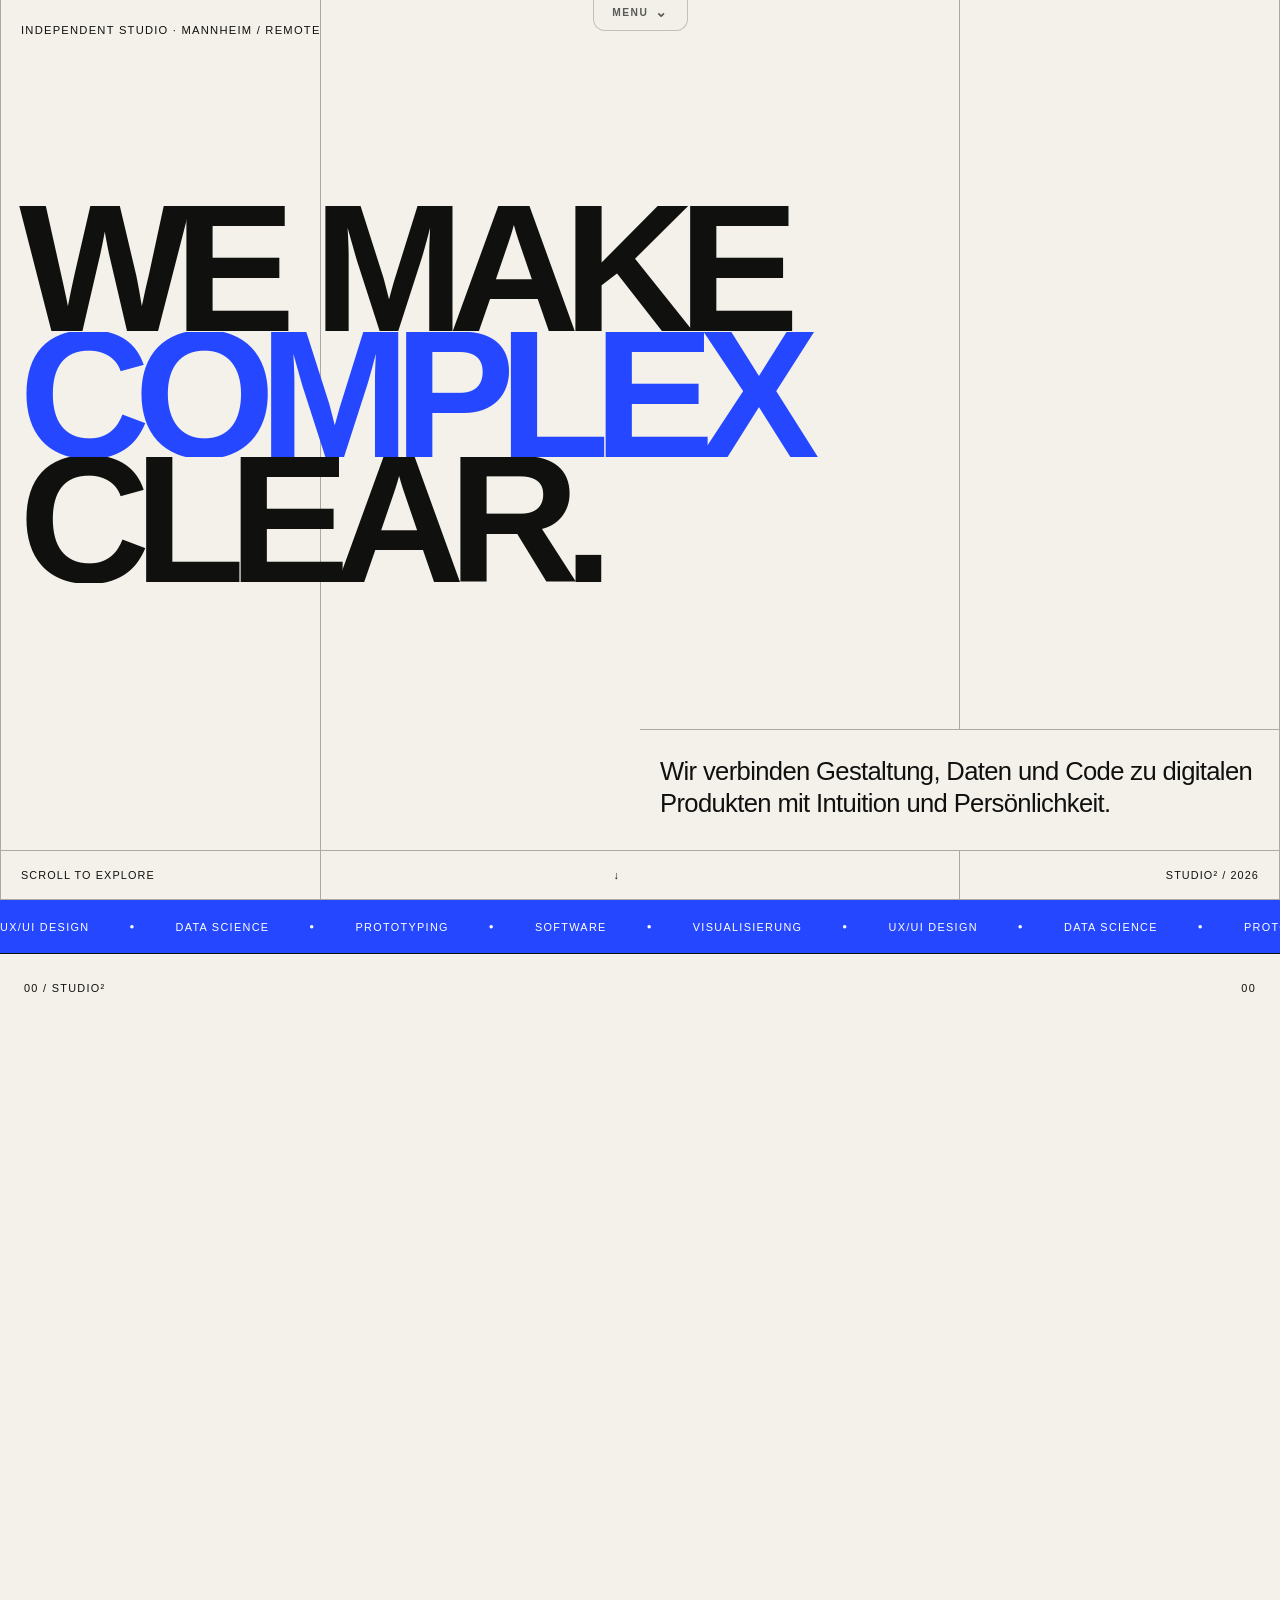
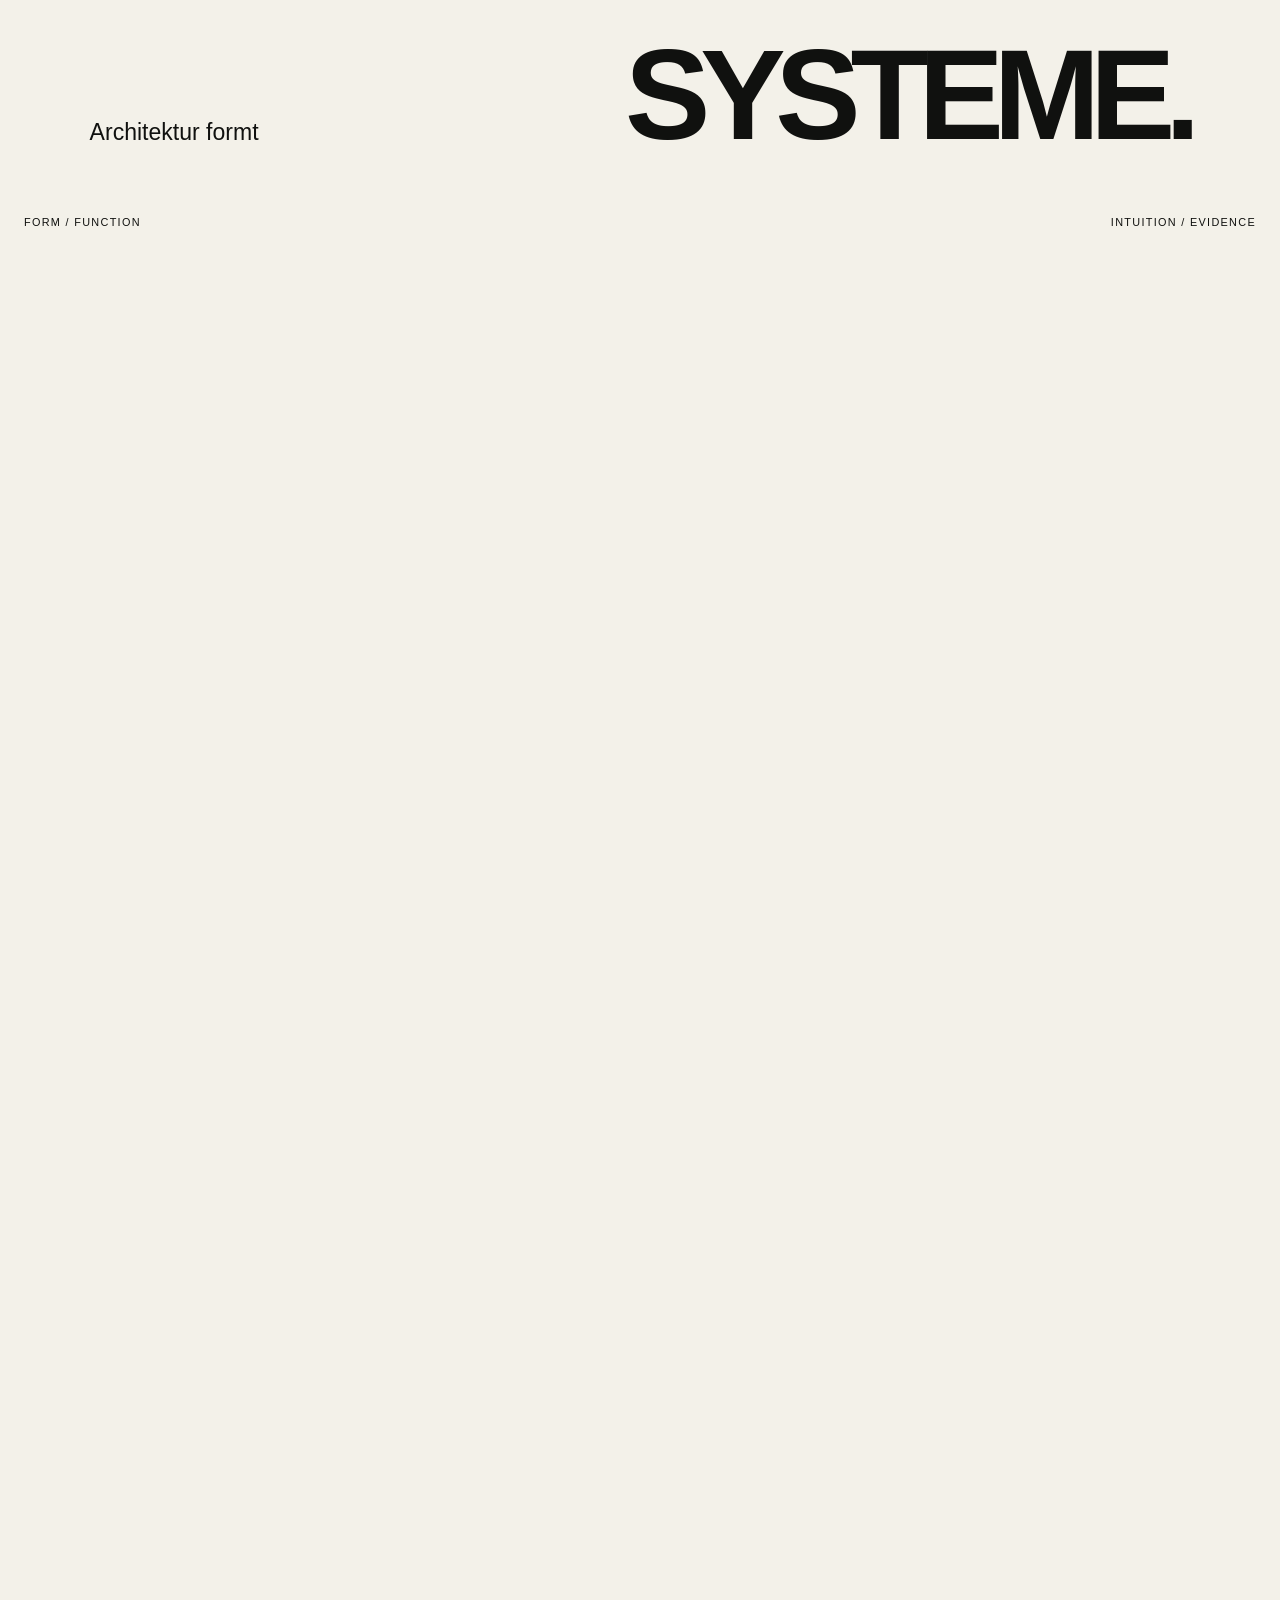
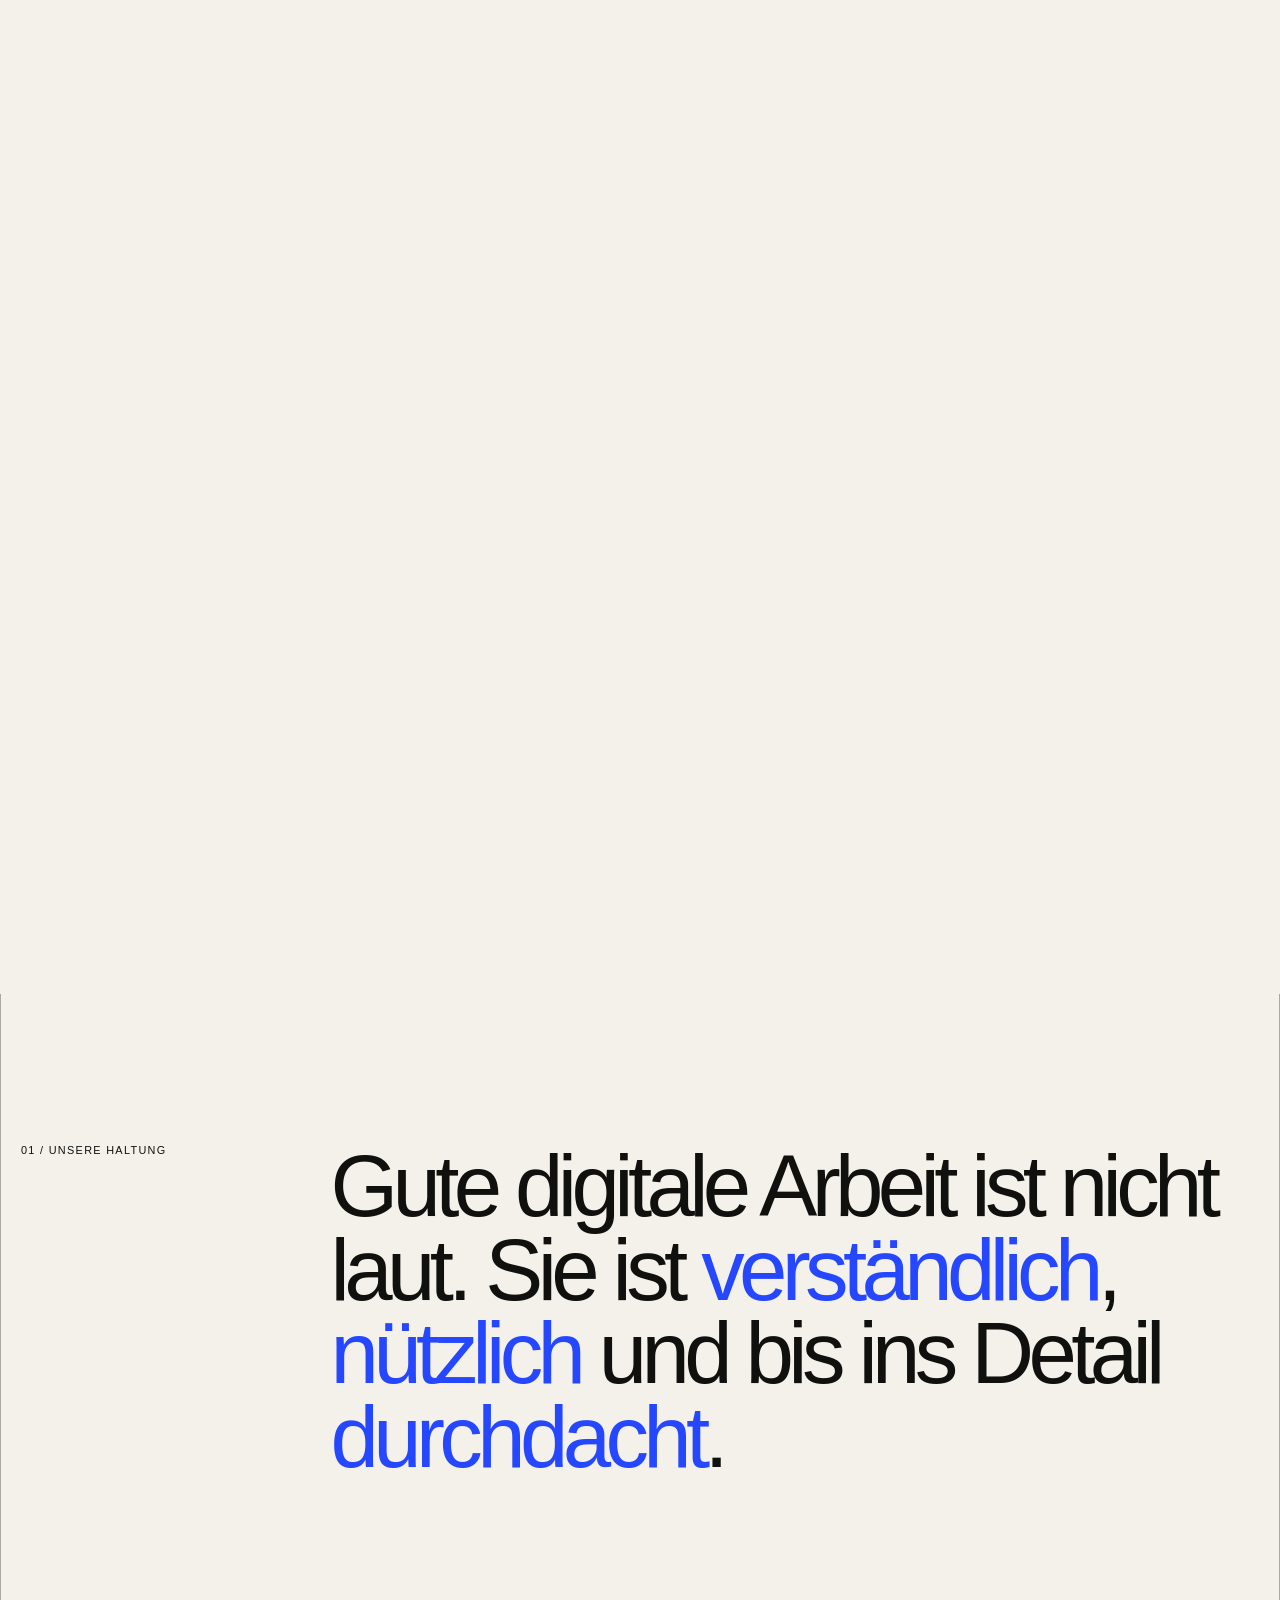
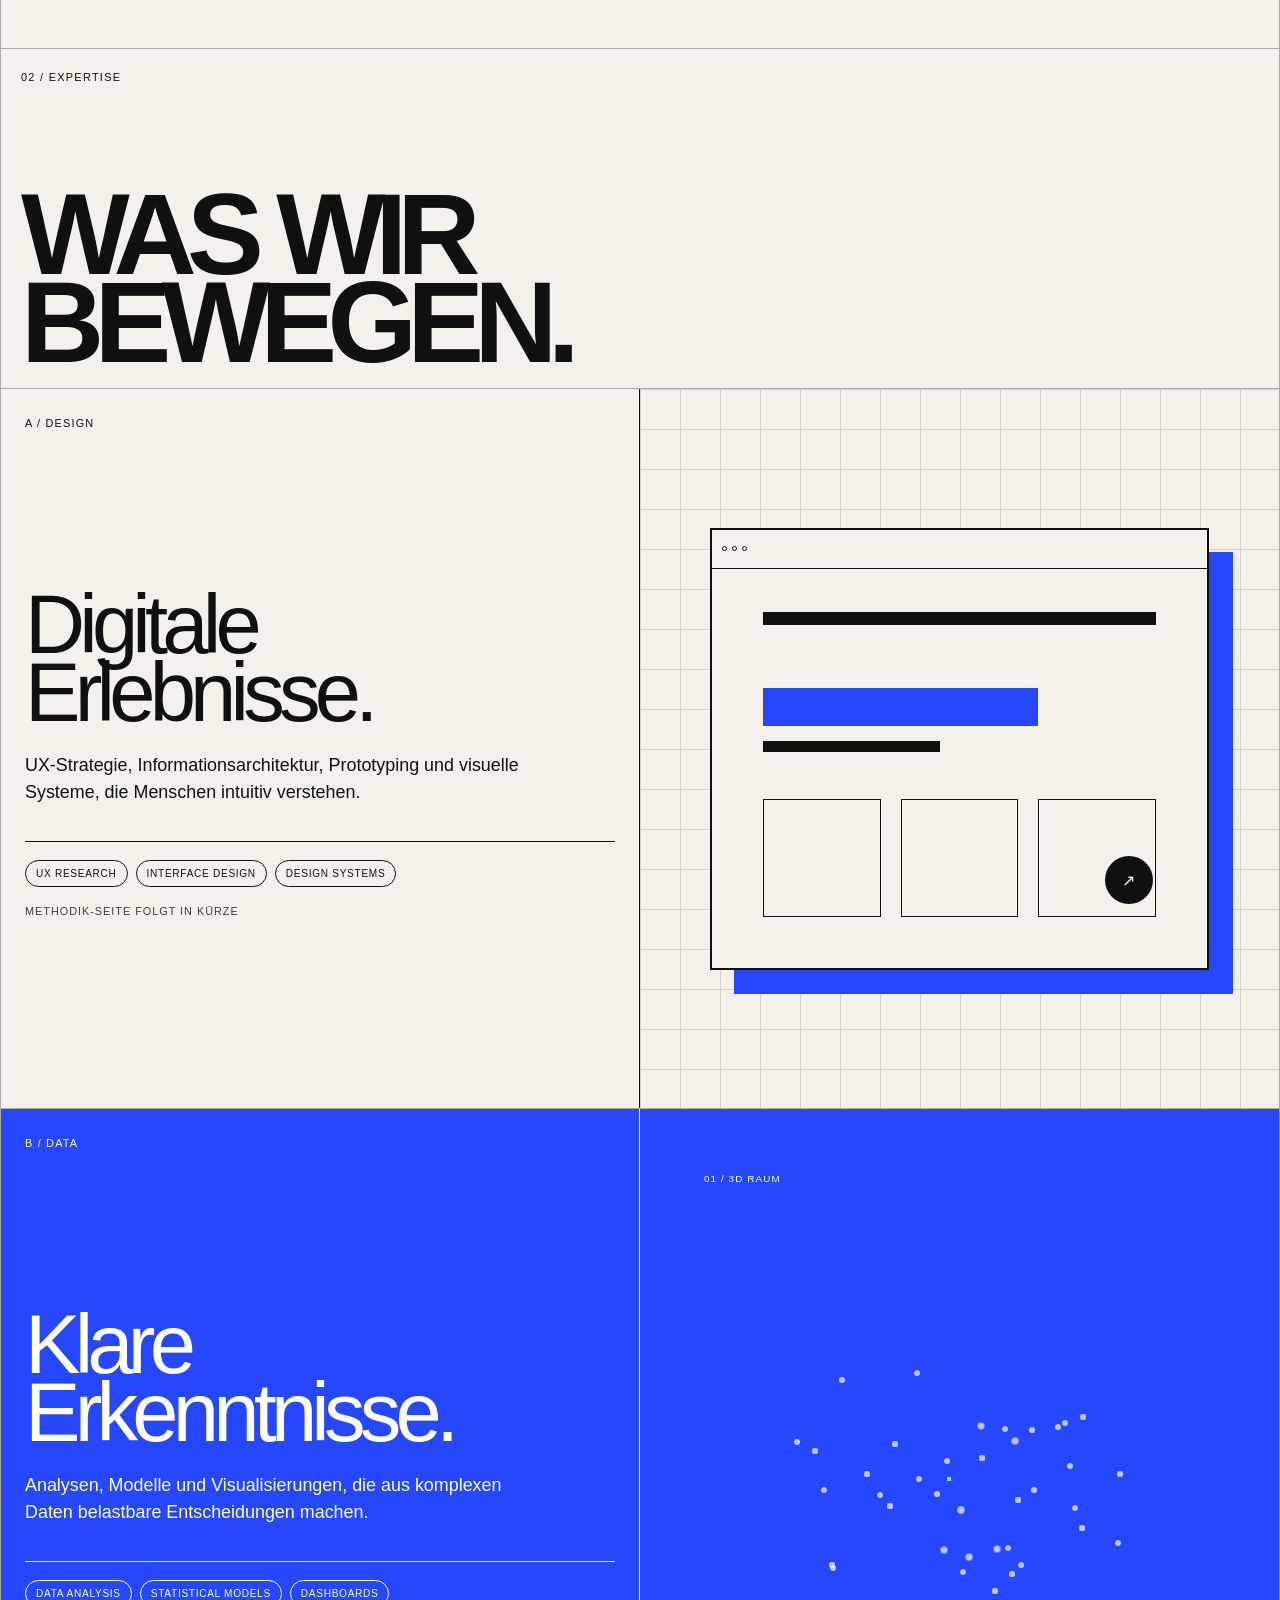
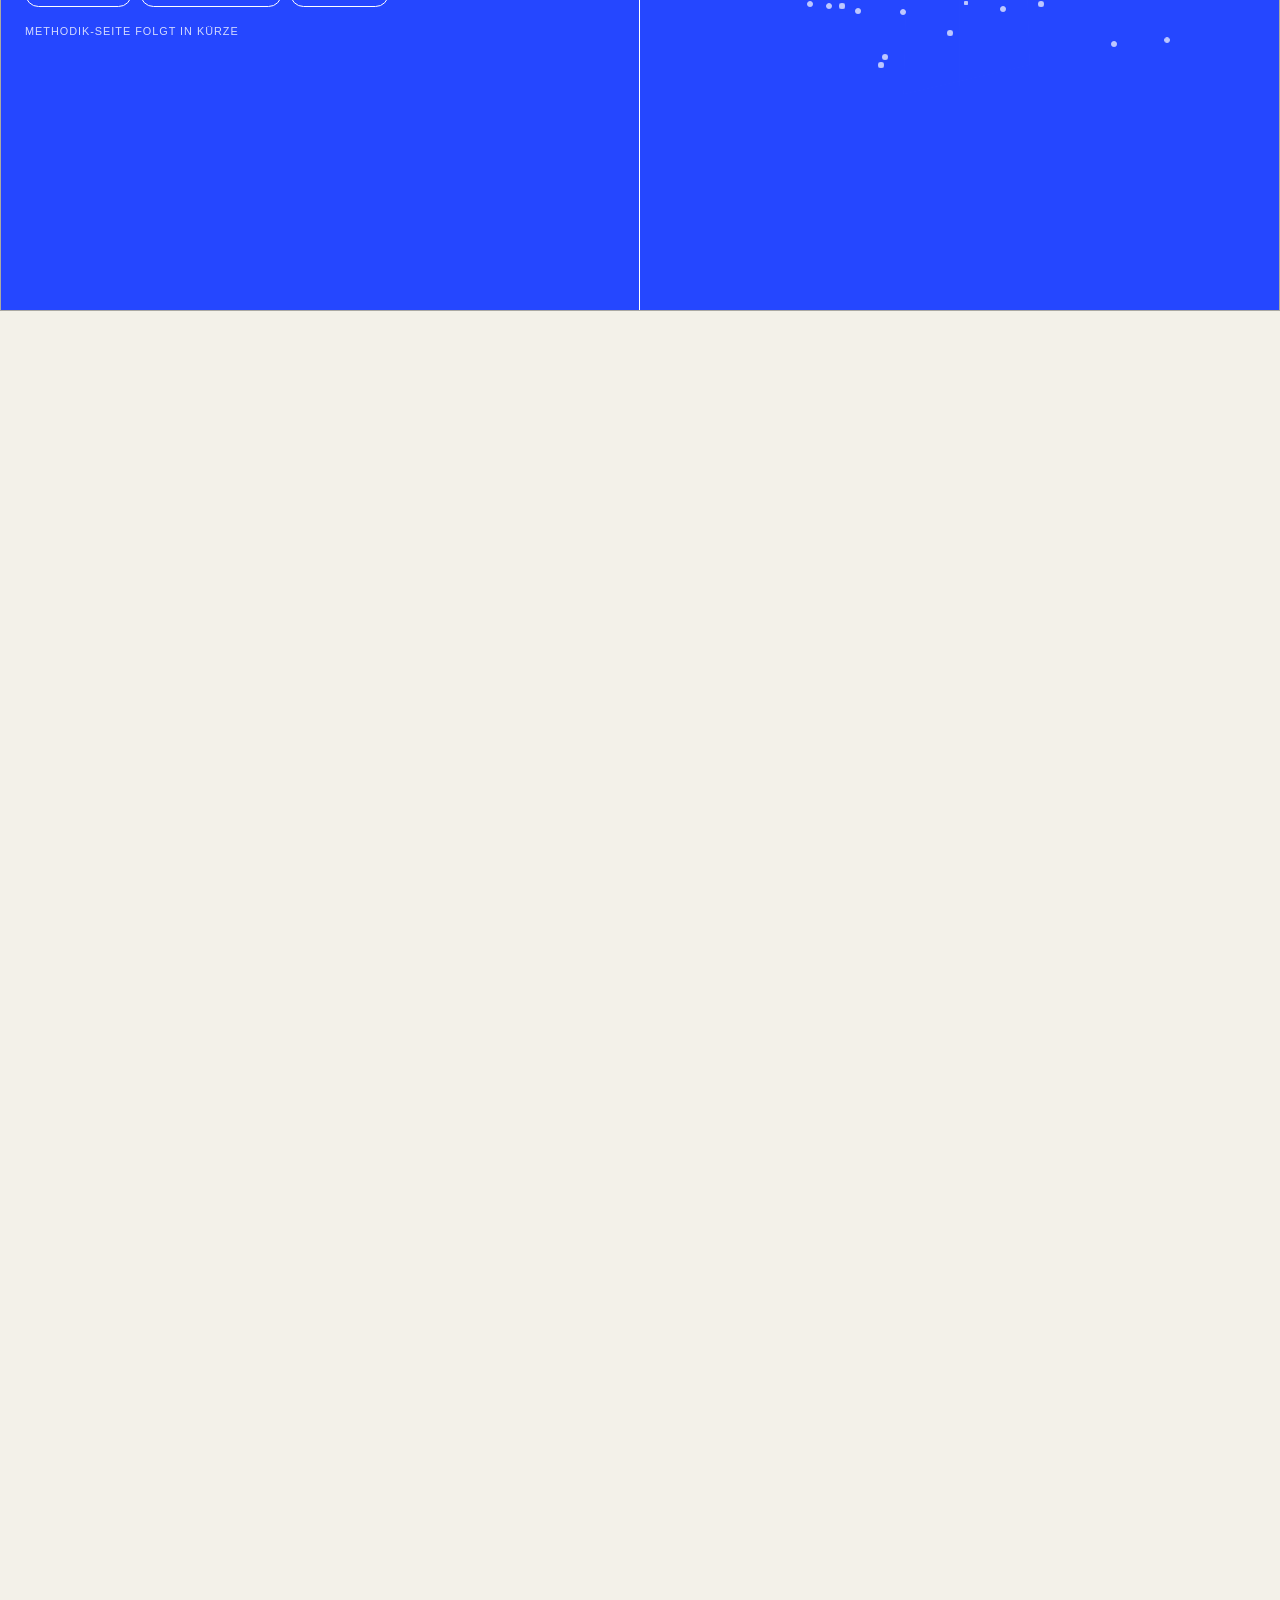
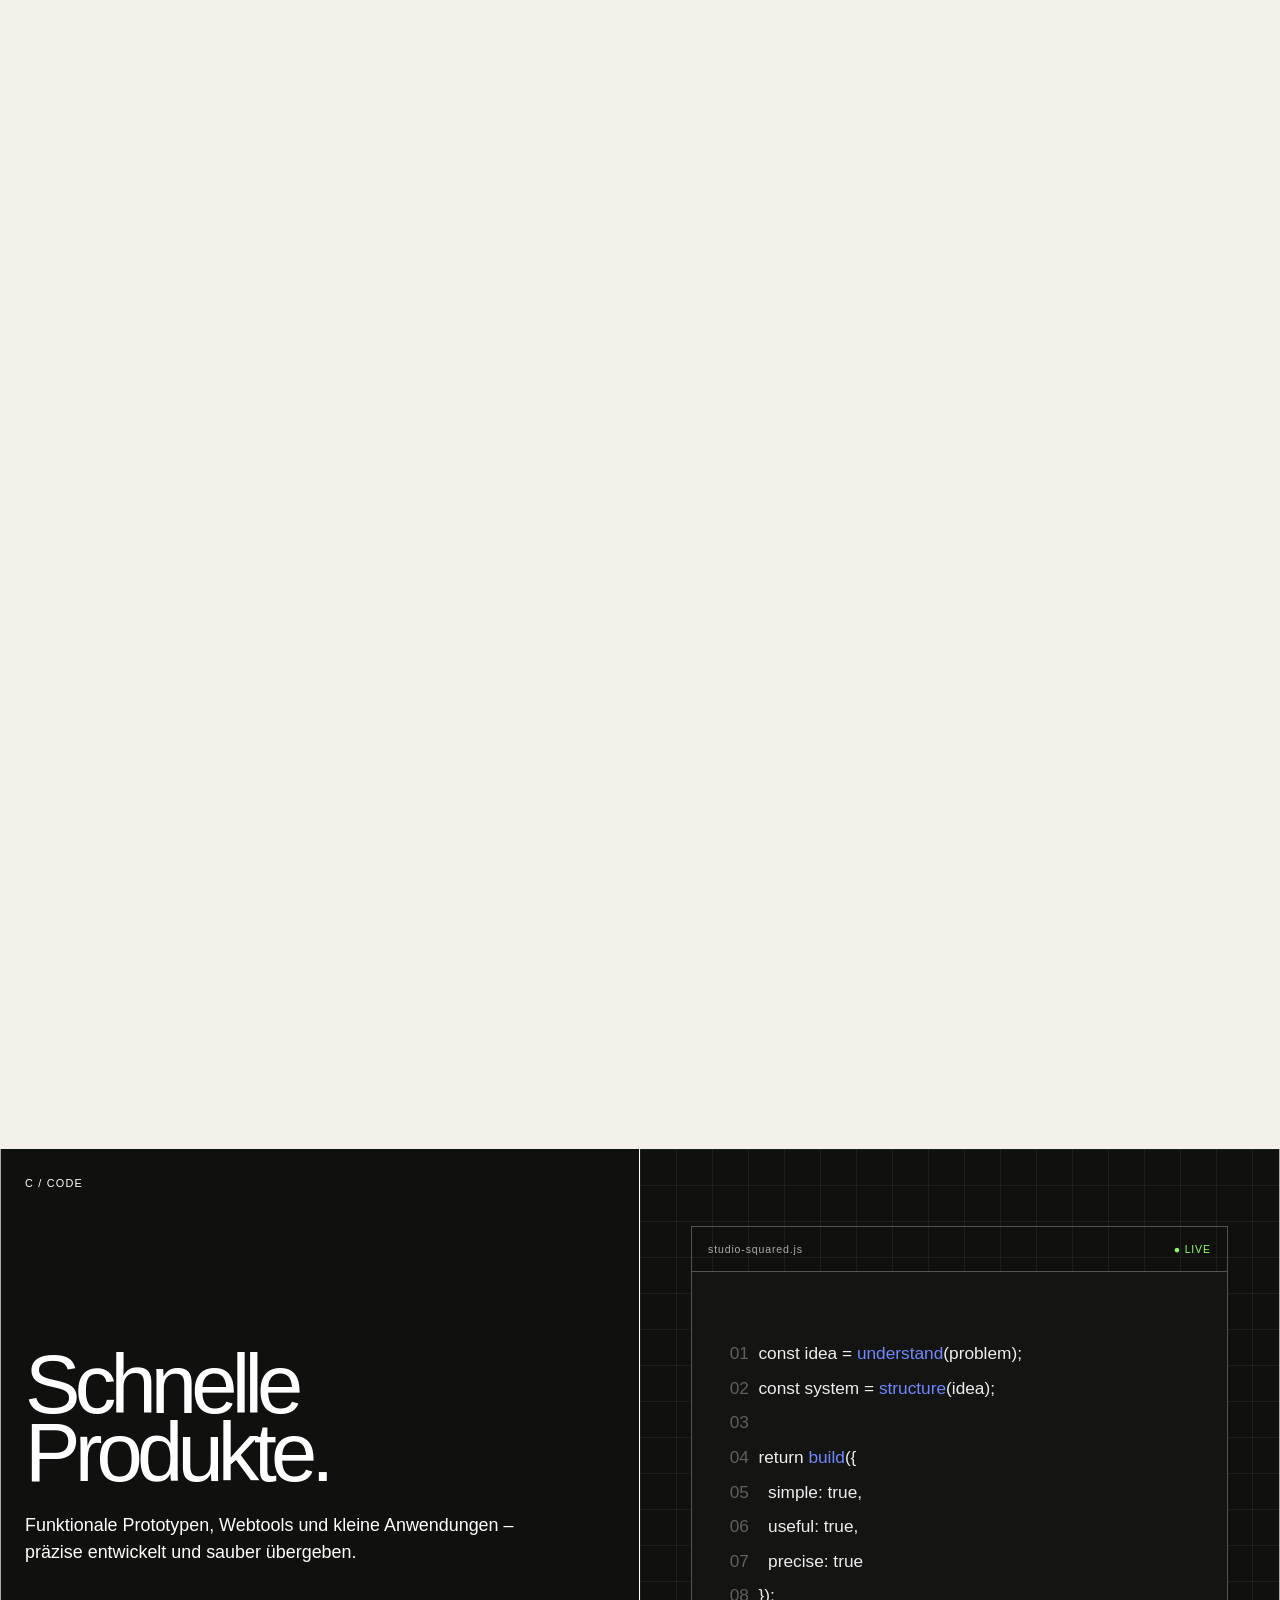
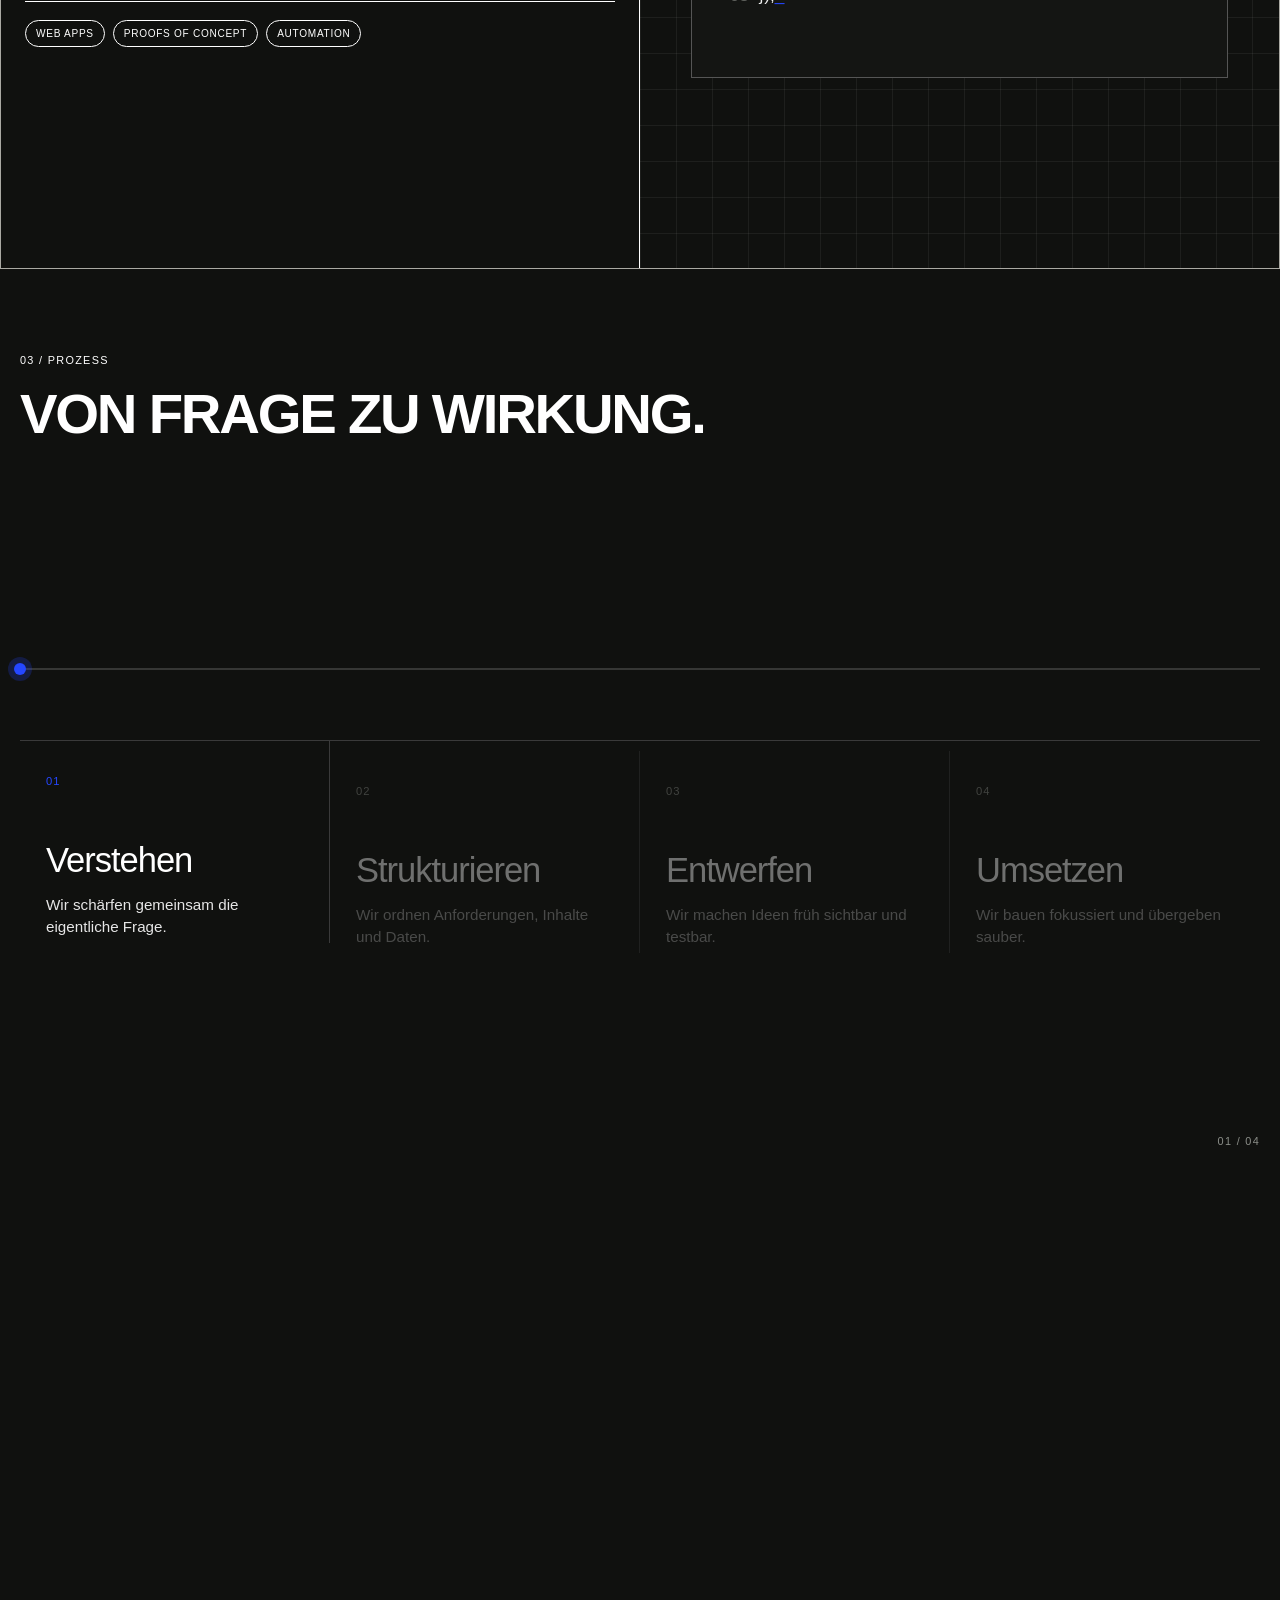
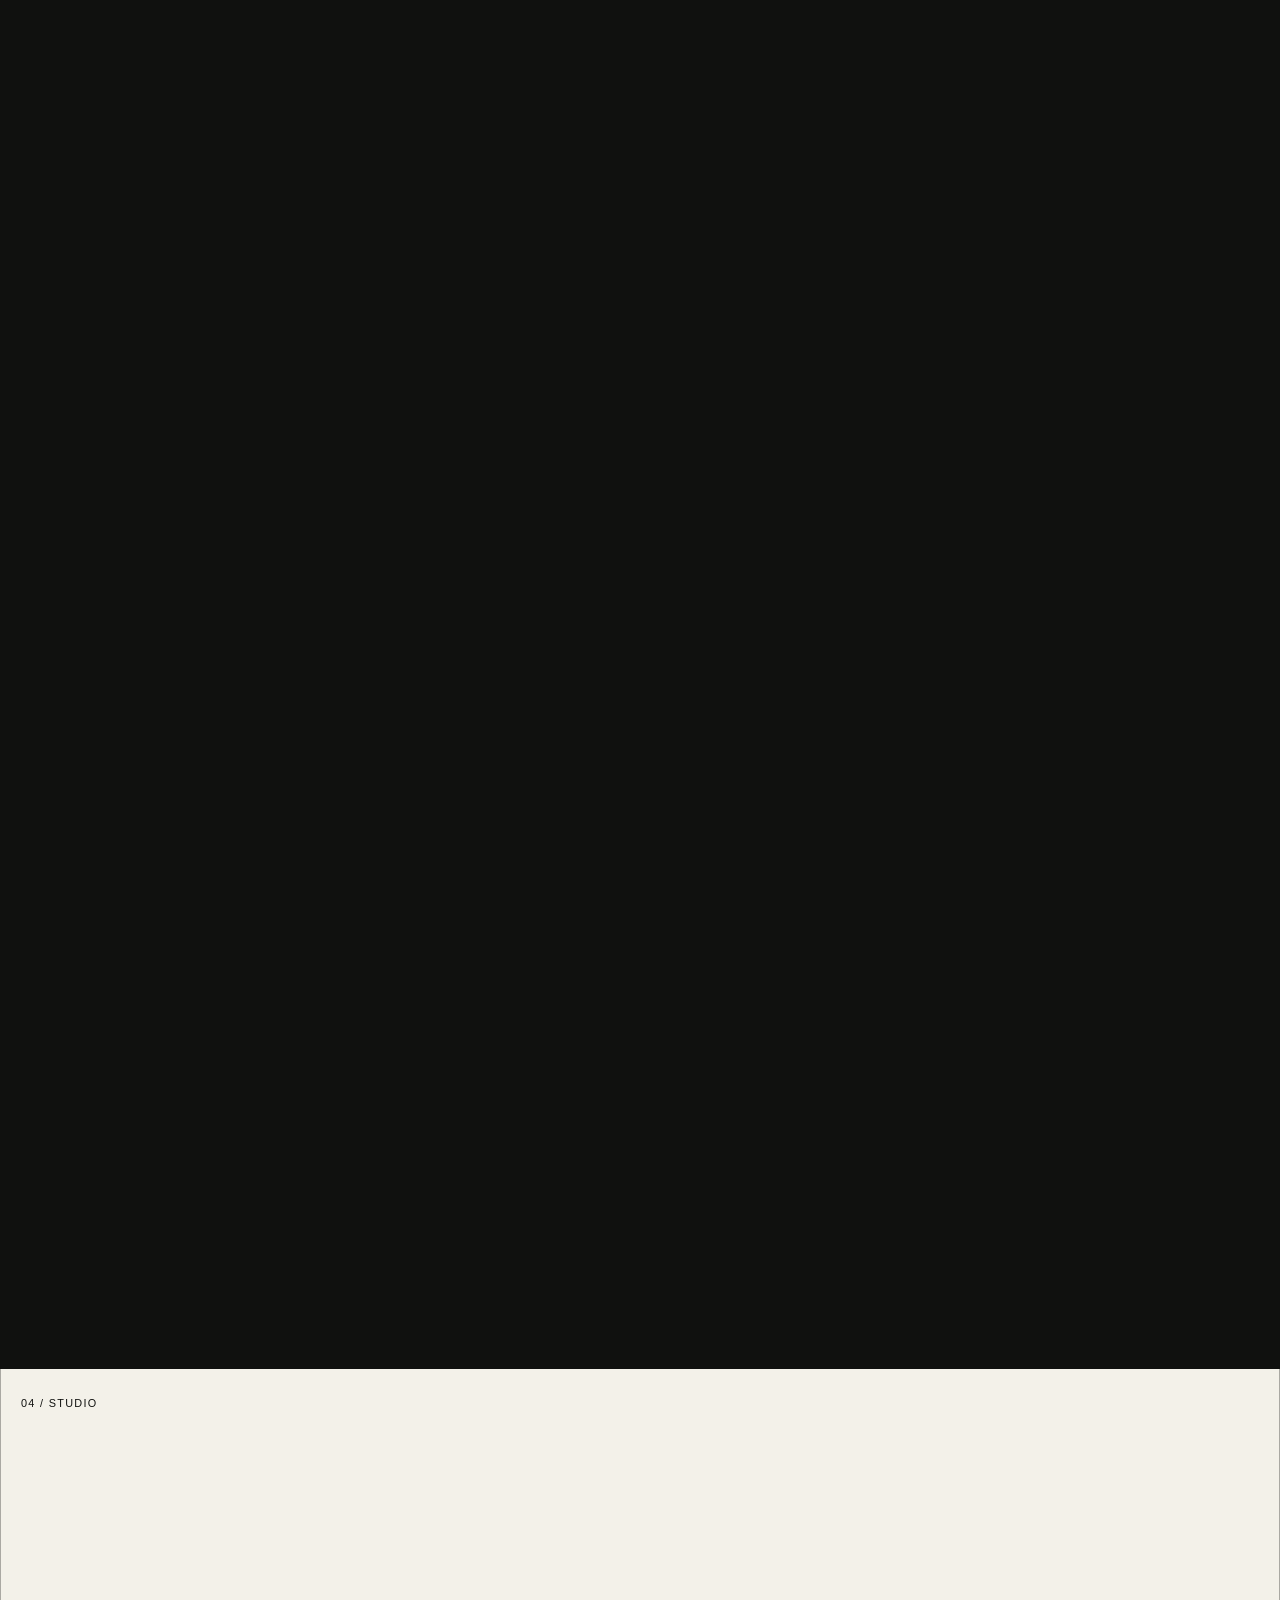
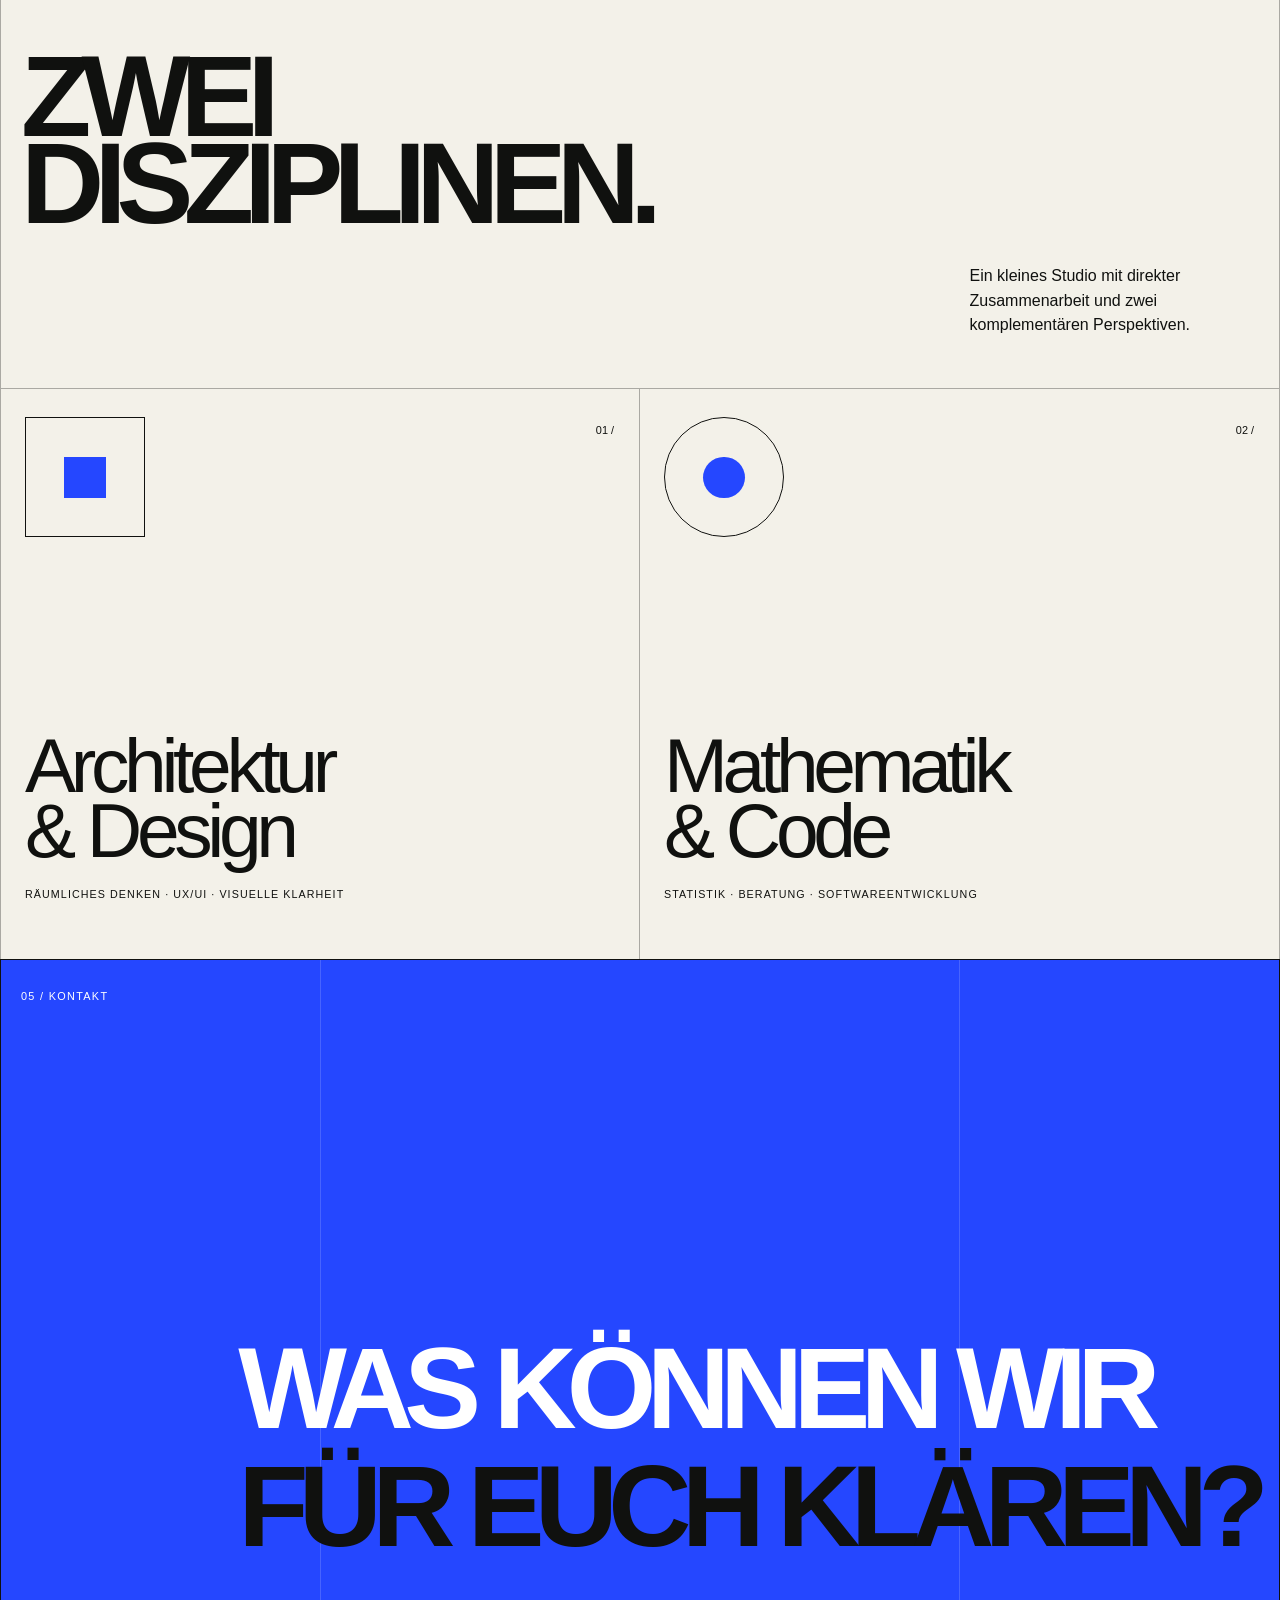
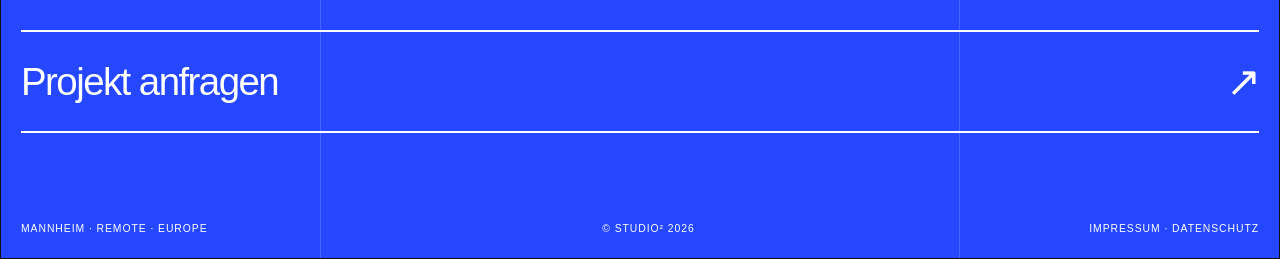
<file: index.html>
<!doctype html>
<html lang="de">
<head>
  <meta charset="utf-8">
  <meta name="viewport" content="width=device-width, initial-scale=1">
  <meta name="description" content="studio² verbindet UX/UI Design, Datenanalyse und Softwareentwicklung.">
  <meta name="theme-color" content="#f3f1e9">
  <meta property="og:type" content="website">
  <meta property="og:title" content="studio² — Design × Data">
  <meta property="og:description" content="Wir verbinden Gestaltung, Daten und Code zu digitalen Produkten, die sich einfach anfühlen.">
  <meta property="og:site_name" content="studio²">
  <meta name="twitter:card" content="summary">
  <title>studio² — Design × Data</title>

  <link rel="icon" href="/favicon.ico" sizes="32x32">
  <link rel="icon" href="/favicon.svg" type="image/svg+xml">
  <link rel="apple-touch-icon" href="/apple-touch-icon.png">
  <link rel="manifest" href="/site.webmanifest">

  <link rel="stylesheet" href="styles.css?v=20260824-10">
</head>
<body>
  <div class="intro" aria-hidden="true">
    <div class="intro-grid"></div>
    <div class="intro-lockup">
      <div class="studio-logo studio-logo--intro">
        <svg class="studio-logo-icon" viewBox="0 0 104 104" aria-hidden="true" focusable="false">
          <path class="logo-frame-path" d="M20 12H92V88H20V12"></path>
          <path class="logo-curve-path" d="M20 88C53 87.5 91.5 59 92 12"></path>
          <circle class="logo-dot" cx="20" cy="12" r="3.4"></circle>
        </svg>
        <span class="studio-logo-word">studio<sup>2</sup></span>
      </div>
    </div>
    <div class="intro-count">00</div>
  </div>

  <div class="scroll-progress" aria-hidden="true"><span></span></div>

  <div class="nav-trigger">
    <button class="nav-handle" type="button" aria-expanded="false" aria-controls="site-header">
      <span class="nav-handle-label">Menu</span>
      <span class="nav-handle-chevron" aria-hidden="true">⌄</span>
    </button>
    <header class="site-header" id="site-header">
      <a class="brand studio-logo studio-logo--small" href="#top" aria-label="studio squared — Startseite">
        <svg class="studio-logo-icon" viewBox="0 0 104 104" aria-hidden="true" focusable="false">
          <path class="logo-frame-path" d="M20 12H92V88H20V12"></path>
          <path class="logo-curve-path" d="M20 88C53 87.5 91.5 59 92 12"></path>
          <circle class="logo-dot" cx="20" cy="12" r="3.4"></circle>
        </svg>
        <span class="studio-logo-word">studio<sup>2</sup></span>
      </a>
      <div class="nav-group is-active">
        <a class="nav-group-label" href="#top">Startseite</a>
        <nav class="nav-group-sub" aria-label="Bereiche der Startseite">
          <a href="#expertise">Expertise</a>
          <a href="#studio">Studio</a>
        </nav>
      </div>
      <div class="nav-group">
        <a class="nav-group-label" href="cv.html">Team × Lebensläufe</a>
      </div>
      <a class="header-contact" href="#kontakt"><span class="header-contact-text">Projekt starten</span><span class="header-contact-arrow">↗</span></a>
    </header>
  </div>

  <main id="top">
    <section class="hero">
      <div class="hero-grid" aria-hidden="true"></div>
      <div class="hero-kicker reveal-now">Independent Studio · Mannheim / Remote</div>
      <h1 aria-label="We make complex clear">
        <span class="hero-line"><span>We make</span></span>
        <span class="hero-line hero-line--blue"><span>complex</span></span>
        <span class="hero-line"><span>clear.</span></span>
      </h1>
      <p class="hero-note reveal-now">Wir verbinden Gestaltung, Daten und Code zu digitalen Produkten mit Intuition und Persönlichkeit.</p>
      <div class="hero-meta reveal-now"><span>Scroll to explore</span><span class="scroll-arrow">↓</span></div>
      <div class="hero-index reveal-now">studio² / 2026</div>
    </section>

    <div class="ticker" aria-hidden="true">
      <div class="ticker-track">
        <span>UX/UI DESIGN</span><i>●</i><span>DATA SCIENCE</span><i>●</i><span>PROTOTYPING</span><i>●</i><span>SOFTWARE</span><i>●</i><span>VISUALISIERUNG</span><i>●</i>
        <span>UX/UI DESIGN</span><i>●</i><span>DATA SCIENCE</span><i>●</i><span>PROTOTYPING</span><i>●</i><span>SOFTWARE</span><i>●</i><span>VISUALISIERUNG</span><i>●</i>
      </div>
    </div>

    <section class="identity-story" aria-label="studio squared Identität">
      <div class="story-sticky">
        <div class="story-grid" aria-hidden="true"></div>
        <span class="story-label">00 / studio²</span>
        <span class="story-progress">00</span>
        <div class="story-equation" aria-hidden="true">2</div>
        <div class="story-logo studio-logo" aria-hidden="true">
          <span class="draw-logo-icon">
            <i class="draw-dot"></i>
            <i class="draw-line draw-line--top"></i>
            <i class="draw-line draw-line--right"></i>
            <i class="draw-line draw-line--bottom"></i>
            <i class="draw-line draw-line--left"></i>
            <span class="draw-curve">
              <svg viewBox="0 0 104 104" focusable="false">
                <path d="M20 88C53 87.5 91.5 59 92 12"></path>
              </svg>
            </span>
          </span>
          <span class="studio-logo-word">studio<sup>2</sup></span>
        </div>
        <div class="story-copy story-copy--one"><span>Architektur formt</span><strong>Systeme.</strong></div>
        <div class="story-copy story-copy--two"><span>Mathematik findet</span><strong>Muster.</strong></div>
        <div class="story-copy story-copy--three"><span>Zusammen wird</span><strong>Komplexes klar.</strong></div>
        <span class="story-foot story-foot--left">Form / Function</span>
        <span class="story-foot story-foot--right">Intuition / Evidence</span>
      </div>
    </section>

    <section class="manifesto">
      <span class="eyebrow" data-reveal>01 / Unsere Haltung</span>
      <p data-reveal>Gute digitale Arbeit ist nicht laut. Sie ist <em>verständlich</em>, <em>nützlich</em> und bis ins Detail <em>durchdacht</em>.</p>
    </section>

    <section class="expertise" id="expertise">
      <div class="section-head">
        <span class="eyebrow" data-reveal>02 / Expertise</span>
        <h2 data-reveal>Was wir<br>bewegen.</h2>
      </div>

      <div class="capability-stack">
        <article class="capability capability--design">
          <div class="capability-copy">
            <span class="cap-number">A / DESIGN</span>
            <h3>Digitale<br>Erlebnisse.</h3>
            <p>UX-Strategie, Informationsarchitektur, Prototyping und visuelle Systeme, die Menschen intuitiv verstehen.</p>
            <ul aria-label="Leistungen im Bereich Design"><li>UX Research</li><li>Interface Design</li><li>Design Systems</li></ul>
            <!-- disabled for launch, restore href="disziplinen.html#intuition" when ready -->
            <span class="cap-more" aria-disabled="true">Methodik-Seite folgt in Kürze</span>
          </div>
          <div class="design-visual" aria-hidden="true">
            <div class="browser-frame">
              <div class="browser-top"><i></i><i></i><i></i></div>
              <div class="wire-nav"></div><div class="wire-title"></div><div class="wire-copy"></div>
              <div class="wire-grid"><span></span><span></span><span></span></div>
              <div class="pointer-dot">↗</div>
            </div>
          </div>
        </article>

        <article class="capability capability--data">
          <div class="pca-card-sticky">
            <div class="capability-copy">
              <span class="cap-number">B / DATA</span>
              <h3>Klare<br>Erkenntnisse.</h3>
              <p>Analysen, Modelle und Visualisierungen, die aus komplexen Daten belastbare Entscheidungen machen.</p>
              <ul aria-label="Leistungen im Bereich Daten"><li>Data Analysis</li><li>Statistical Models</li><li>Dashboards</li></ul>
              <!-- disabled for launch, restore href="disziplinen.html#evidenz" when ready -->
              <span class="cap-more" aria-disabled="true">Methodik-Seite folgt in Kürze</span>
            </div>
            <div class="data-visual pca-visual" aria-hidden="true">
              <div class="pca-stage" aria-hidden="true">
                <svg class="pca-scene" viewBox="0 0 100 100" preserveAspectRatio="none">
                  <g class="pca-grid"></g>
                  <g class="pca-links"></g>
                  <g class="pca-centroids">
                    <circle class="pca-centroid pca-centroid--1"></circle>
                    <circle class="pca-centroid pca-centroid--2"></circle>
                  </g>
                  <g class="pca-axes">
                    <line class="pca-axis-line pca-axis-line--z"></line>
                    <line class="pca-axis-line pca-axis-line--y"></line>
                    <line class="pca-axis-line pca-axis-line--x"></line>
                    <text class="pca-axis-label pca-axis-label--z">PC3</text>
                    <text class="pca-axis-label pca-axis-label--y">PC2</text>
                    <text class="pca-axis-label pca-axis-label--x">PC1</text>
                  </g>
                </svg>
                <div class="data-points pca-points"></div>
              </div>
              <span class="data-label data-label--one">01 / 3D RAUM</span>
              <span class="data-label data-label--two">02 / PROJEKTION IN 2D</span>
              <span class="data-label data-label--three">03 / 2 CLUSTER</span>
            </div>
          </div>
        </article>

        <article class="capability capability--code">
          <div class="capability-copy">
            <span class="cap-number">C / CODE</span>
            <h3>Schnelle<br>Produkte.</h3>
            <p>Funktionale Prototypen, Webtools und kleine Anwendungen – präzise entwickelt und sauber übergeben.</p>
            <ul aria-label="Leistungen im Bereich Entwicklung"><li>Web Apps</li><li>Proofs of Concept</li><li>Automation</li></ul>
          </div>
          <div class="code-visual" aria-hidden="true">
            <div class="code-top"><span>studio-squared.js</span><span>● LIVE</span></div>
            <pre><span class="code-dim">01</span>  const idea = <span class="code-blue">understand</span>(problem);
<span class="code-dim">02</span>  const system = <span class="code-blue">structure</span>(idea);
<span class="code-dim">03</span>
<span class="code-dim">04</span>  return <span class="code-blue">build</span>({
<span class="code-dim">05</span>    simple: true,
<span class="code-dim">06</span>    useful: true,
<span class="code-dim">07</span>    precise: true
<span class="code-dim">08</span>  });<span class="caret">_</span></pre>
          </div>
        </article>
      </div>
    </section>

    <section class="process-section">
      <div class="process-scroll">
        <div class="process-sticky">
          <div class="process-head">
            <span class="eyebrow" data-reveal>03 / Prozess</span>
            <h2 data-reveal>Von Frage zu Wirkung.</h2>
          </div>
          <div class="process-body">
            <div class="process-track" aria-hidden="true">
              <span class="process-track-fill"></span>
              <span class="process-track-marker"></span>
            </div>
            <div class="process-grid">
              <article class="process-step">
                <span class="process-step-num">01</span>
                <h3>Verstehen</h3>
                <p>Wir schärfen gemeinsam die eigentliche Frage.</p>
              </article>
              <article class="process-step">
                <span class="process-step-num">02</span>
                <h3>Strukturieren</h3>
                <p>Wir ordnen Anforderungen, Inhalte und Daten.</p>
              </article>
              <article class="process-step">
                <span class="process-step-num">03</span>
                <h3>Entwerfen</h3>
                <p>Wir machen Ideen früh sichtbar und testbar.</p>
              </article>
              <article class="process-step">
                <span class="process-step-num">04</span>
                <h3>Umsetzen</h3>
                <p>Wir bauen fokussiert und übergeben sauber.</p>
              </article>
            </div>
          </div>
          <span class="process-counter" aria-hidden="true">01 / 04</span>
        </div>
      </div>
    </section>

    <section class="studio" id="studio">
      <div class="studio-heading">
        <span class="eyebrow" data-reveal>04 / Studio</span>
        <h2 data-reveal>Zwei<br>Disziplinen.</h2>
        <p data-reveal>Ein kleines Studio mit direkter Zusammenarbeit und zwei komplementären Perspektiven.</p>
      </div>
      <div class="people">
        <a class="person person--design" href="cv.html#architektur" data-reveal>
          <div class="person-symbol"><span></span></div>
          <span class="person-index">01 /</span>
          <h3>Architektur<br>& Design</h3>
          <p>Räumliches Denken · UX/UI · Visuelle Klarheit</p>
          <span class="person-arrow" aria-hidden="true">Lebenslauf ↗</span>
        </a>
        <a class="person person--data" href="cv.html#mathematik" data-reveal>
          <div class="person-symbol"><span></span></div>
          <span class="person-index">02 /</span>
          <h3>Mathematik<br>& Code</h3>
          <p>Statistik · Beratung · Softwareentwicklung</p>
          <span class="person-arrow" aria-hidden="true">Lebenslauf ↗</span>
        </a>
      </div>
    </section>

    <section class="contact" id="kontakt">
      <div class="contact-grid" aria-hidden="true"></div>
      <span class="eyebrow" data-reveal>05 / Kontakt</span>
      <h2 data-reveal>Was können wir<br><span>für euch klären?</span></h2>
      <a class="contact-link magnetic" href="mailto:hello.studiozwei@gmail.com" data-reveal><span>Projekt anfragen</span><i>↗</i></a>
      <footer><span>Mannheim · Remote · Europe</span><span>© studio² 2026</span><span>Impressum · Datenschutz</span></footer>
    </section>
  </main>

  <script src="script.js?v=20260705-20"></script>
</body>
</html>
</file>
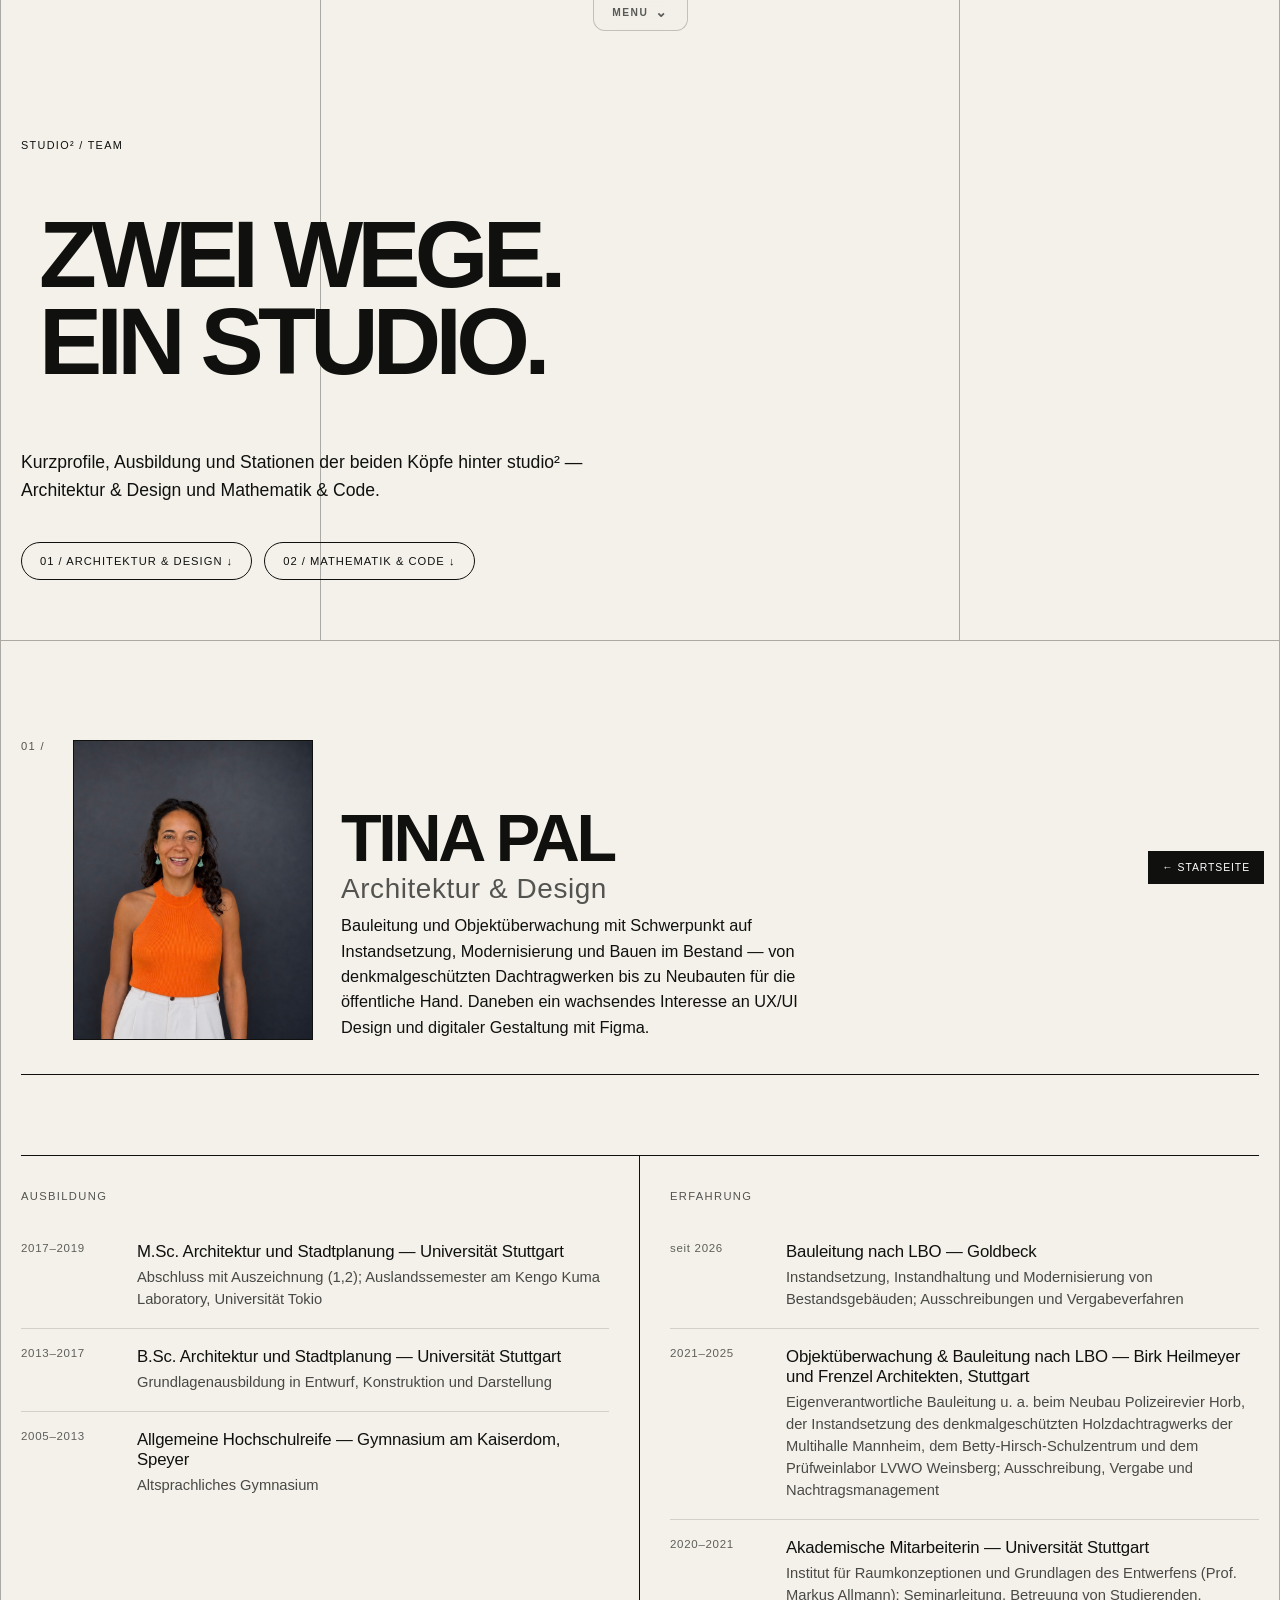
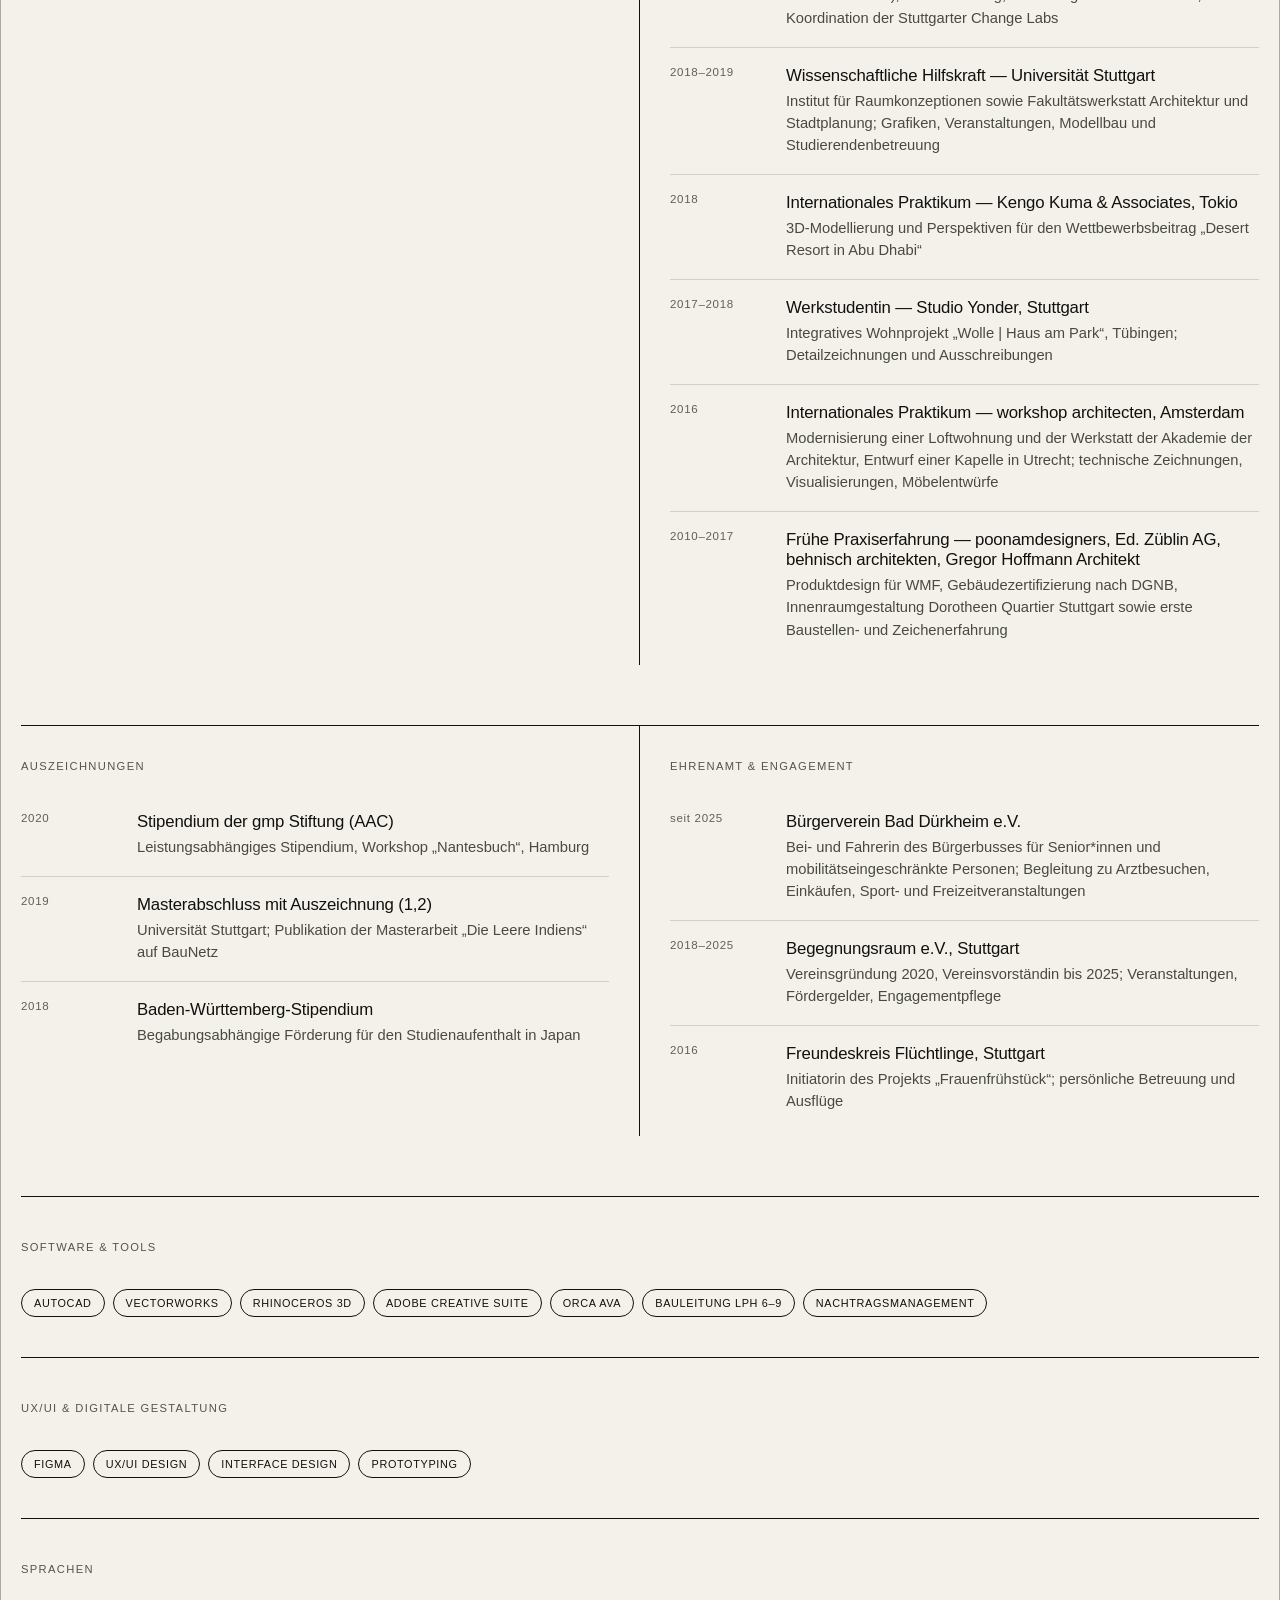
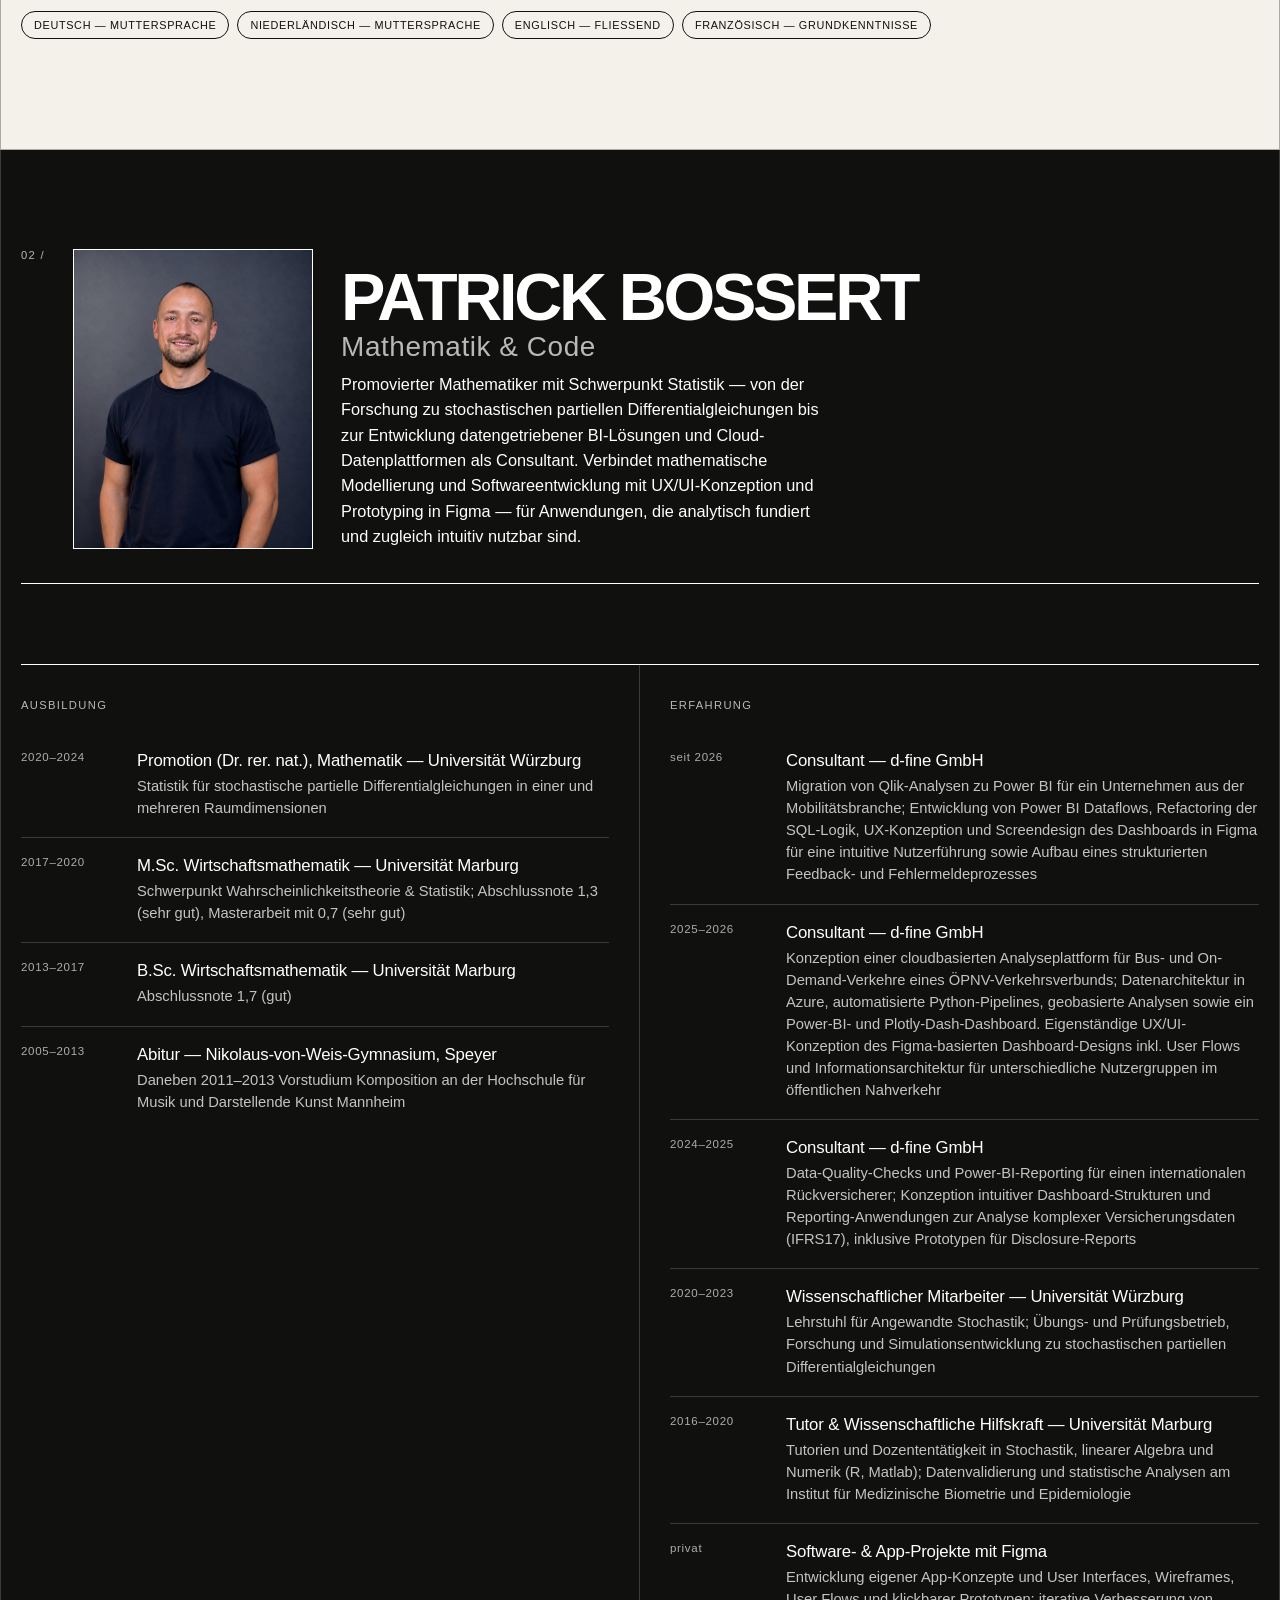
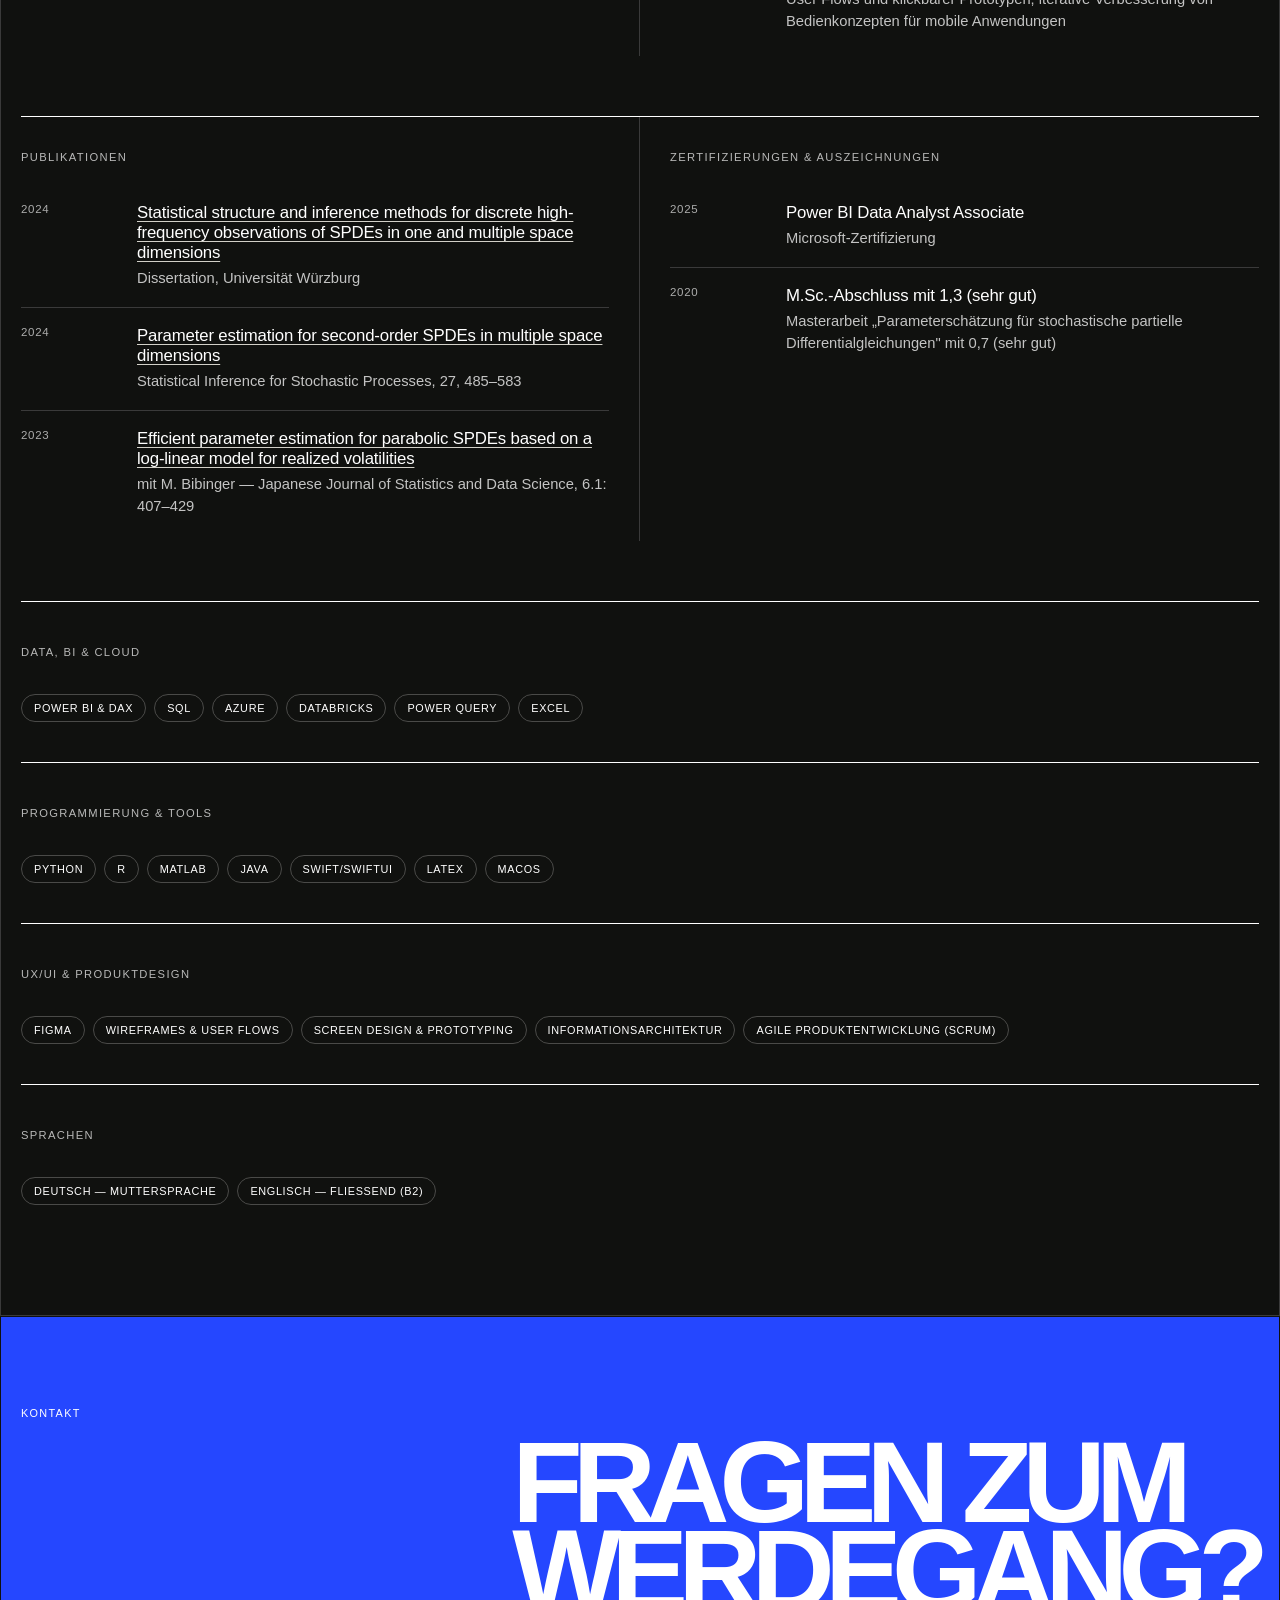
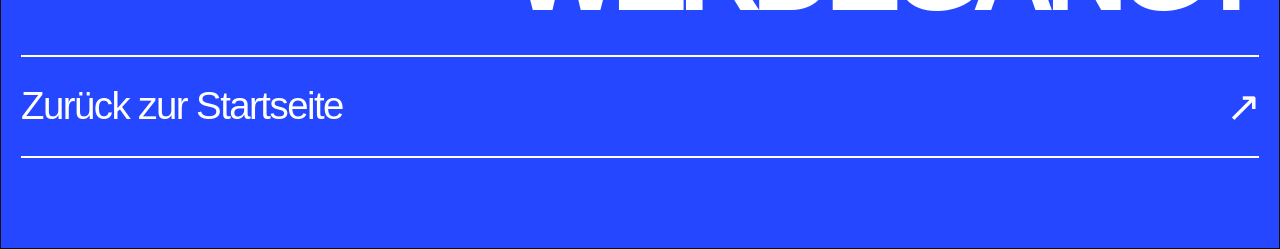
<file: cv.html>
<!doctype html>
<html lang="de">
<head>
  <meta charset="utf-8">
  <meta name="viewport" content="width=device-width, initial-scale=1">
  <meta name="description" content="Lebensläufe des studio² Teams — Architektur & Design, Mathematik & Code.">
  <meta name="theme-color" content="#f3f1e9">
  <meta property="og:type" content="website">
  <meta property="og:title" content="studio² — Team & Lebensläufe">
  <meta property="og:site_name" content="studio²">
  <title>studio² — Team &amp; Lebensläufe</title>
  <link rel="stylesheet" href="styles.css?v=20260824-10">
</head>
<body>
  <div class="scroll-progress" aria-hidden="true"><span></span></div>

  <div class="nav-trigger">
    <button class="nav-handle" type="button" aria-expanded="false" aria-controls="site-header">
      <span class="nav-handle-label">Menu</span>
      <span class="nav-handle-chevron" aria-hidden="true">⌄</span>
    </button>
    <header class="site-header" id="site-header">
      <a class="brand studio-logo studio-logo--small" href="index.html" aria-label="studio squared — Startseite">
        <svg class="studio-logo-icon" viewBox="0 0 104 104" aria-hidden="true" focusable="false">
          <path class="logo-frame-path" d="M20 12H92V88H20V12"></path>
          <path class="logo-curve-path" d="M20 88C53 87.5 91.5 59 92 12"></path>
          <circle class="logo-dot" cx="20" cy="12" r="3.4"></circle>
        </svg>
        <span class="studio-logo-word">studio<sup>2</sup></span>
      </a>
      <div class="nav-group">
        <a class="nav-group-label" href="index.html">Startseite</a>
      </div>
      <div class="nav-group is-active">
        <a class="nav-group-label" href="#top">Team × Lebensläufe</a>
        <nav class="nav-group-sub" aria-label="Bereiche der Lebensläufe">
          <a href="#architektur">Architektur</a>
          <a href="#mathematik">Mathematik</a>
        </nav>
      </div>
      <a class="header-contact" href="index.html#kontakt"><span class="header-contact-text">Zur Startseite</span><span class="header-contact-arrow">↗</span></a>
    </header>
  </div>

  <main id="top">
    <section class="cv-hero">
      <div class="cv-hero-grid" aria-hidden="true"></div>
      <span class="eyebrow" data-reveal>Studio² / Team</span>
      <h1 class="cv-title" data-reveal>Zwei Wege.<br>Ein Studio.</h1>
      <p class="cv-hero-note" data-reveal>Kurzprofile, Ausbildung und Stationen der beiden Köpfe hinter studio² — Architektur & Design und Mathematik & Code.</p>
      <div class="cv-hero-jump" data-reveal>
        <a href="#architektur">01 / Architektur &amp; Design ↓</a>
        <a href="#mathematik">02 / Mathematik &amp; Code ↓</a>
      </div>
    </section>

    <section class="cv-person cv-person--a" id="architektur">
      <div class="cv-person-head">
        <span class="cv-person-index">01 /</span>
        <div class="cv-person-portrait cv-person-portrait--photo"><img src="images/tina-pal.jpg" alt="Porträt von Tina Pal"></div>
        <div>
          <h2 data-reveal>Tina Pal<span>Architektur &amp; Design</span></h2>
          <p data-reveal>Bauleitung und Objektüberwachung mit Schwerpunkt auf Instandsetzung, Modernisierung und Bauen im Bestand — von denkmalgeschützten Dachtragwerken bis zu Neubauten für die öffentliche Hand. Daneben ein wachsendes Interesse an UX/UI Design und digitaler Gestaltung mit Figma.</p>
        </div>
      </div>

      <div class="cv-grid">
        <div class="cv-block" data-reveal>
          <span class="cv-block-label">Ausbildung</span>
          <ul class="cv-timeline">
            <li>
              <span class="cv-timeline-period">2017–2019</span>
              <span><span class="cv-timeline-title">M.Sc. Architektur und Stadtplanung — Universität Stuttgart</span><span class="cv-timeline-desc">Abschluss mit Auszeichnung (1,2); Auslandssemester am Kengo Kuma Laboratory, Universität Tokio</span></span>
            </li>
            <li>
              <span class="cv-timeline-period">2013–2017</span>
              <span><span class="cv-timeline-title">B.Sc. Architektur und Stadtplanung — Universität Stuttgart</span><span class="cv-timeline-desc">Grundlagenausbildung in Entwurf, Konstruktion und Darstellung</span></span>
            </li>
            <li>
              <span class="cv-timeline-period">2005–2013</span>
              <span><span class="cv-timeline-title">Allgemeine Hochschulreife — Gymnasium am Kaiserdom, Speyer</span><span class="cv-timeline-desc">Altsprachliches Gymnasium</span></span>
            </li>
          </ul>
        </div>
        <div class="cv-block" data-reveal>
          <span class="cv-block-label">Erfahrung</span>
          <ul class="cv-timeline">
            <li>
              <span class="cv-timeline-period">seit 2026</span>
              <span><span class="cv-timeline-title">Bauleitung nach LBO — Goldbeck</span><span class="cv-timeline-desc">Instandsetzung, Instandhaltung und Modernisierung von Bestandsgebäuden; Ausschreibungen und Vergabeverfahren</span></span>
            </li>
            <li>
              <span class="cv-timeline-period">2021–2025</span>
              <span><span class="cv-timeline-title">Objektüberwachung &amp; Bauleitung nach LBO — Birk Heilmeyer und Frenzel Architekten, Stuttgart</span><span class="cv-timeline-desc">Eigenverantwortliche Bauleitung u. a. beim Neubau Polizeirevier Horb, der Instandsetzung des denkmalgeschützten Holzdachtragwerks der Multihalle Mannheim, dem Betty-Hirsch-Schulzentrum und dem Prüfweinlabor LVWO Weinsberg; Ausschreibung, Vergabe und Nachtragsmanagement</span></span>
            </li>
            <li>
              <span class="cv-timeline-period">2020–2021</span>
              <span><span class="cv-timeline-title">Akademische Mitarbeiterin — Universität Stuttgart</span><span class="cv-timeline-desc">Institut für Raumkonzeptionen und Grundlagen des Entwerfens (Prof. Markus Allmann); Seminarleitung, Betreuung von Studierenden, Koordination der Stuttgarter Change Labs</span></span>
            </li>
            <li>
              <span class="cv-timeline-period">2018–2019</span>
              <span><span class="cv-timeline-title">Wissenschaftliche Hilfskraft — Universität Stuttgart</span><span class="cv-timeline-desc">Institut für Raumkonzeptionen sowie Fakultätswerkstatt Architektur und Stadtplanung; Grafiken, Veranstaltungen, Modellbau und Studierendenbetreuung</span></span>
            </li>
            <li>
              <span class="cv-timeline-period">2018</span>
              <span><span class="cv-timeline-title">Internationales Praktikum — Kengo Kuma &amp; Associates, Tokio</span><span class="cv-timeline-desc">3D-Modellierung und Perspektiven für den Wettbewerbsbeitrag „Desert Resort in Abu Dhabi“</span></span>
            </li>
            <li>
              <span class="cv-timeline-period">2017–2018</span>
              <span><span class="cv-timeline-title">Werkstudentin — Studio Yonder, Stuttgart</span><span class="cv-timeline-desc">Integratives Wohnprojekt „Wolle | Haus am Park“, Tübingen; Detailzeichnungen und Ausschreibungen</span></span>
            </li>
            <li>
              <span class="cv-timeline-period">2016</span>
              <span><span class="cv-timeline-title">Internationales Praktikum — workshop architecten, Amsterdam</span><span class="cv-timeline-desc">Modernisierung einer Loftwohnung und der Werkstatt der Akademie der Architektur, Entwurf einer Kapelle in Utrecht; technische Zeichnungen, Visualisierungen, Möbelentwürfe</span></span>
            </li>
            <li>
              <span class="cv-timeline-period">2010–2017</span>
              <span><span class="cv-timeline-title">Frühe Praxiserfahrung — poonamdesigners, Ed. Züblin AG, behnisch architekten, Gregor Hoffmann Architekt</span><span class="cv-timeline-desc">Produktdesign für WMF, Gebäudezertifizierung nach DGNB, Innenraumgestaltung Dorotheen Quartier Stuttgart sowie erste Baustellen- und Zeichenerfahrung</span></span>
            </li>
          </ul>
        </div>
      </div>

      <div class="cv-grid">
        <div class="cv-block" data-reveal>
          <span class="cv-block-label">Auszeichnungen</span>
          <ul class="cv-timeline">
            <li>
              <span class="cv-timeline-period">2020</span>
              <span><span class="cv-timeline-title">Stipendium der gmp Stiftung (AAC)</span><span class="cv-timeline-desc">Leistungsabhängiges Stipendium, Workshop „Nantesbuch“, Hamburg</span></span>
            </li>
            <li>
              <span class="cv-timeline-period">2019</span>
              <span><span class="cv-timeline-title">Masterabschluss mit Auszeichnung (1,2)</span><span class="cv-timeline-desc">Universität Stuttgart; Publikation der Masterarbeit „Die Leere Indiens“ auf BauNetz</span></span>
            </li>
            <li>
              <span class="cv-timeline-period">2018</span>
              <span><span class="cv-timeline-title">Baden-Württemberg-Stipendium</span><span class="cv-timeline-desc">Begabungsabhängige Förderung für den Studienaufenthalt in Japan</span></span>
            </li>
          </ul>
        </div>
        <div class="cv-block" data-reveal>
          <span class="cv-block-label">Ehrenamt &amp; Engagement</span>
          <ul class="cv-timeline">
            <li>
              <span class="cv-timeline-period">seit 2025</span>
              <span><span class="cv-timeline-title">Bürgerverein Bad Dürkheim e.V.</span><span class="cv-timeline-desc">Bei- und Fahrerin des Bürgerbusses für Senior*innen und mobilitätseingeschränkte Personen; Begleitung zu Arztbesuchen, Einkäufen, Sport- und Freizeitveranstaltungen</span></span>
            </li>
            <li>
              <span class="cv-timeline-period">2018–2025</span>
              <span><span class="cv-timeline-title">Begegnungsraum e.V., Stuttgart</span><span class="cv-timeline-desc">Vereinsgründung 2020, Vereinsvorständin bis 2025; Veranstaltungen, Fördergelder, Engagementpflege</span></span>
            </li>
            <li>
              <span class="cv-timeline-period">2016</span>
              <span><span class="cv-timeline-title">Freundeskreis Flüchtlinge, Stuttgart</span><span class="cv-timeline-desc">Initiatorin des Projekts „Frauenfrühstück“; persönliche Betreuung und Ausflüge</span></span>
            </li>
          </ul>
        </div>
      </div>

      <div class="cv-skills" data-reveal>
        <span class="cv-block-label">Software &amp; Tools</span>
        <ul>
          <li>AutoCAD</li>
          <li>Vectorworks</li>
          <li>Rhinoceros 3D</li>
          <li>Adobe Creative Suite</li>
          <li>Orca AVA</li>
          <li>Bauleitung LPH 6–9</li>
          <li>Nachtragsmanagement</li>
        </ul>
      </div>

      <div class="cv-skills" data-reveal>
        <span class="cv-block-label">UX/UI &amp; Digitale Gestaltung</span>
        <ul>
          <li>Figma</li>
          <li>UX/UI Design</li>
          <li>Interface Design</li>
          <li>Prototyping</li>
        </ul>
      </div>

      <div class="cv-skills" data-reveal>
        <span class="cv-block-label">Sprachen</span>
        <ul>
          <li>Deutsch — Muttersprache</li>
          <li>Niederländisch — Muttersprache</li>
          <li>Englisch — fließend</li>
          <li>Französisch — Grundkenntnisse</li>
        </ul>
      </div>
    </section>

    <section class="cv-person cv-person--b" id="mathematik">
      <div class="cv-person-head">
        <span class="cv-person-index">02 /</span>
        <div class="cv-person-portrait cv-person-portrait--photo"><img src="images/patrick-bossert.jpg" alt="Porträt von Patrick Bossert"></div>
        <div>
          <h2 data-reveal>Patrick Bossert<span>Mathematik &amp; Code</span></h2>
          <p data-reveal>Promovierter Mathematiker mit Schwerpunkt Statistik — von der Forschung zu stochastischen partiellen Differentialgleichungen bis zur Entwicklung datengetriebener BI-Lösungen und Cloud-Datenplattformen als Consultant. Verbindet mathematische Modellierung und Softwareentwicklung mit UX/UI-Konzeption und Prototyping in Figma — für Anwendungen, die analytisch fundiert und zugleich intuitiv nutzbar sind.</p>
        </div>
      </div>

      <div class="cv-grid">
        <div class="cv-block" data-reveal>
          <span class="cv-block-label">Ausbildung</span>
          <ul class="cv-timeline">
            <li>
              <span class="cv-timeline-period">2020–2024</span>
              <span><span class="cv-timeline-title">Promotion (Dr. rer. nat.), Mathematik — Universität Würzburg</span><span class="cv-timeline-desc">Statistik für stochastische partielle Differentialgleichungen in einer und mehreren Raumdimensionen</span></span>
            </li>
            <li>
              <span class="cv-timeline-period">2017–2020</span>
              <span><span class="cv-timeline-title">M.Sc. Wirtschaftsmathematik — Universität Marburg</span><span class="cv-timeline-desc">Schwerpunkt Wahrscheinlichkeitstheorie &amp; Statistik; Abschlussnote 1,3 (sehr gut), Masterarbeit mit 0,7 (sehr gut)</span></span>
            </li>
            <li>
              <span class="cv-timeline-period">2013–2017</span>
              <span><span class="cv-timeline-title">B.Sc. Wirtschaftsmathematik — Universität Marburg</span><span class="cv-timeline-desc">Abschlussnote 1,7 (gut)</span></span>
            </li>
            <li>
              <span class="cv-timeline-period">2005–2013</span>
              <span><span class="cv-timeline-title">Abitur — Nikolaus-von-Weis-Gymnasium, Speyer</span><span class="cv-timeline-desc">Daneben 2011–2013 Vorstudium Komposition an der Hochschule für Musik und Darstellende Kunst Mannheim</span></span>
            </li>
          </ul>
        </div>
        <div class="cv-block" data-reveal>
          <span class="cv-block-label">Erfahrung</span>
          <ul class="cv-timeline">
            <li>
              <span class="cv-timeline-period">seit 2026</span>
              <span><span class="cv-timeline-title">Consultant — d-fine GmbH</span><span class="cv-timeline-desc">Migration von Qlik-Analysen zu Power BI für ein Unternehmen aus der Mobilitätsbranche; Entwicklung von Power BI Dataflows, Refactoring der SQL-Logik, UX-Konzeption und Screendesign des Dashboards in Figma für eine intuitive Nutzerführung sowie Aufbau eines strukturierten Feedback- und Fehlermeldeprozesses</span></span>
            </li>
            <li>
              <span class="cv-timeline-period">2025–2026</span>
              <span><span class="cv-timeline-title">Consultant — d-fine GmbH</span><span class="cv-timeline-desc">Konzeption einer cloudbasierten Analyseplattform für Bus- und On-Demand-Verkehre eines ÖPNV-Verkehrsverbunds; Datenarchitektur in Azure, automatisierte Python-Pipelines, geobasierte Analysen sowie ein Power-BI- und Plotly-Dash-Dashboard. Eigenständige UX/UI-Konzeption des Figma-basierten Dashboard-Designs inkl. User Flows und Informationsarchitektur für unterschiedliche Nutzergruppen im öffentlichen Nahverkehr</span></span>
            </li>
            <li>
              <span class="cv-timeline-period">2024–2025</span>
              <span><span class="cv-timeline-title">Consultant — d-fine GmbH</span><span class="cv-timeline-desc">Data-Quality-Checks und Power-BI-Reporting für einen internationalen Rückversicherer; Konzeption intuitiver Dashboard-Strukturen und Reporting-Anwendungen zur Analyse komplexer Versicherungsdaten (IFRS17), inklusive Prototypen für Disclosure-Reports</span></span>
            </li>
            <li>
              <span class="cv-timeline-period">2020–2023</span>
              <span><span class="cv-timeline-title">Wissenschaftlicher Mitarbeiter — Universität Würzburg</span><span class="cv-timeline-desc">Lehrstuhl für Angewandte Stochastik; Übungs- und Prüfungsbetrieb, Forschung und Simulationsentwicklung zu stochastischen partiellen Differentialgleichungen</span></span>
            </li>
            <li>
              <span class="cv-timeline-period">2016–2020</span>
              <span><span class="cv-timeline-title">Tutor &amp; Wissenschaftliche Hilfskraft — Universität Marburg</span><span class="cv-timeline-desc">Tutorien und Dozententätigkeit in Stochastik, linearer Algebra und Numerik (R, Matlab); Datenvalidierung und statistische Analysen am Institut für Medizinische Biometrie und Epidemiologie</span></span>
            </li>
            <li>
              <span class="cv-timeline-period">privat</span>
              <span><span class="cv-timeline-title">Software- &amp; App-Projekte mit Figma</span><span class="cv-timeline-desc">Entwicklung eigener App-Konzepte und User Interfaces, Wireframes, User Flows und klickbarer Prototypen; iterative Verbesserung von Bedienkonzepten für mobile Anwendungen</span></span>
            </li>
          </ul>
        </div>
      </div>

      <div class="cv-grid">
        <div class="cv-block" data-reveal>
          <span class="cv-block-label">Publikationen</span>
          <ul class="cv-timeline">
            <li>
              <span class="cv-timeline-period">2024</span>
              <span><span class="cv-timeline-title"><a href="https://opus.bibliothek.uni-wuerzburg.de/frontdoor/index/index/year/2024/docId/36113" target="_blank" rel="noopener">Statistical structure and inference methods for discrete high-frequency observations of SPDEs in one and multiple space dimensions</a></span><span class="cv-timeline-desc">Dissertation, Universität Würzburg</span></span>
            </li>
            <li>
              <span class="cv-timeline-period">2024</span>
              <span><span class="cv-timeline-title"><a href="https://link.springer.com/article/10.1007/s11203-024-09318-1" target="_blank" rel="noopener">Parameter estimation for second-order SPDEs in multiple space dimensions</a></span><span class="cv-timeline-desc">Statistical Inference for Stochastic Processes, 27, 485–583</span></span>
            </li>
            <li>
              <span class="cv-timeline-period">2023</span>
              <span><span class="cv-timeline-title"><a href="https://link.springer.com/article/10.1007/s42081-023-00192-4" target="_blank" rel="noopener">Efficient parameter estimation for parabolic SPDEs based on a log-linear model for realized volatilities</a></span><span class="cv-timeline-desc">mit M. Bibinger — Japanese Journal of Statistics and Data Science, 6.1: 407–429</span></span>
            </li>
          </ul>
        </div>
        <div class="cv-block" data-reveal>
          <span class="cv-block-label">Zertifizierungen &amp; Auszeichnungen</span>
          <ul class="cv-timeline">
            <li>
              <span class="cv-timeline-period">2025</span>
              <span><span class="cv-timeline-title">Power BI Data Analyst Associate</span><span class="cv-timeline-desc">Microsoft-Zertifizierung</span></span>
            </li>
            <li>
              <span class="cv-timeline-period">2020</span>
              <span><span class="cv-timeline-title">M.Sc.-Abschluss mit 1,3 (sehr gut)</span><span class="cv-timeline-desc">Masterarbeit „Parameterschätzung für stochastische partielle Differentialgleichungen" mit 0,7 (sehr gut)</span></span>
            </li>
          </ul>
        </div>
      </div>

      <div class="cv-skills" data-reveal>
        <span class="cv-block-label">Data, BI &amp; Cloud</span>
        <ul>
          <li>Power BI &amp; DAX</li>
          <li>SQL</li>
          <li>Azure</li>
          <li>Databricks</li>
          <li>Power Query</li>
          <li>Excel</li>
        </ul>
      </div>

      <div class="cv-skills" data-reveal>
        <span class="cv-block-label">Programmierung &amp; Tools</span>
        <ul>
          <li>Python</li>
          <li>R</li>
          <li>Matlab</li>
          <li>Java</li>
          <li>Swift/SwiftUI</li>
          <li>LaTeX</li>
          <li>macOS</li>
        </ul>
      </div>

      <div class="cv-skills" data-reveal>
        <span class="cv-block-label">UX/UI &amp; Produktdesign</span>
        <ul>
          <li>Figma</li>
          <li>Wireframes &amp; User Flows</li>
          <li>Screen Design &amp; Prototyping</li>
          <li>Informationsarchitektur</li>
          <li>Agile Produktentwicklung (Scrum)</li>
        </ul>
      </div>

      <div class="cv-skills" data-reveal>
        <span class="cv-block-label">Sprachen</span>
        <ul>
          <li>Deutsch — Muttersprache</li>
          <li>Englisch — fließend (B2)</li>
        </ul>
      </div>
    </section>

    <section class="cv-outro">
      <span class="eyebrow" data-reveal>Kontakt</span>
      <h2 data-reveal>Fragen zum<br>Werdegang?</h2>
      <a class="contact-link magnetic" href="index.html#kontakt" data-reveal><span>Zurück zur Startseite</span><i>↗</i></a>
    </section>
  </main>

  <a class="back-link" href="index.html">← Startseite</a>
  <script src="script.js?v=20260705-20"></script>
</body>
</html>
</file>
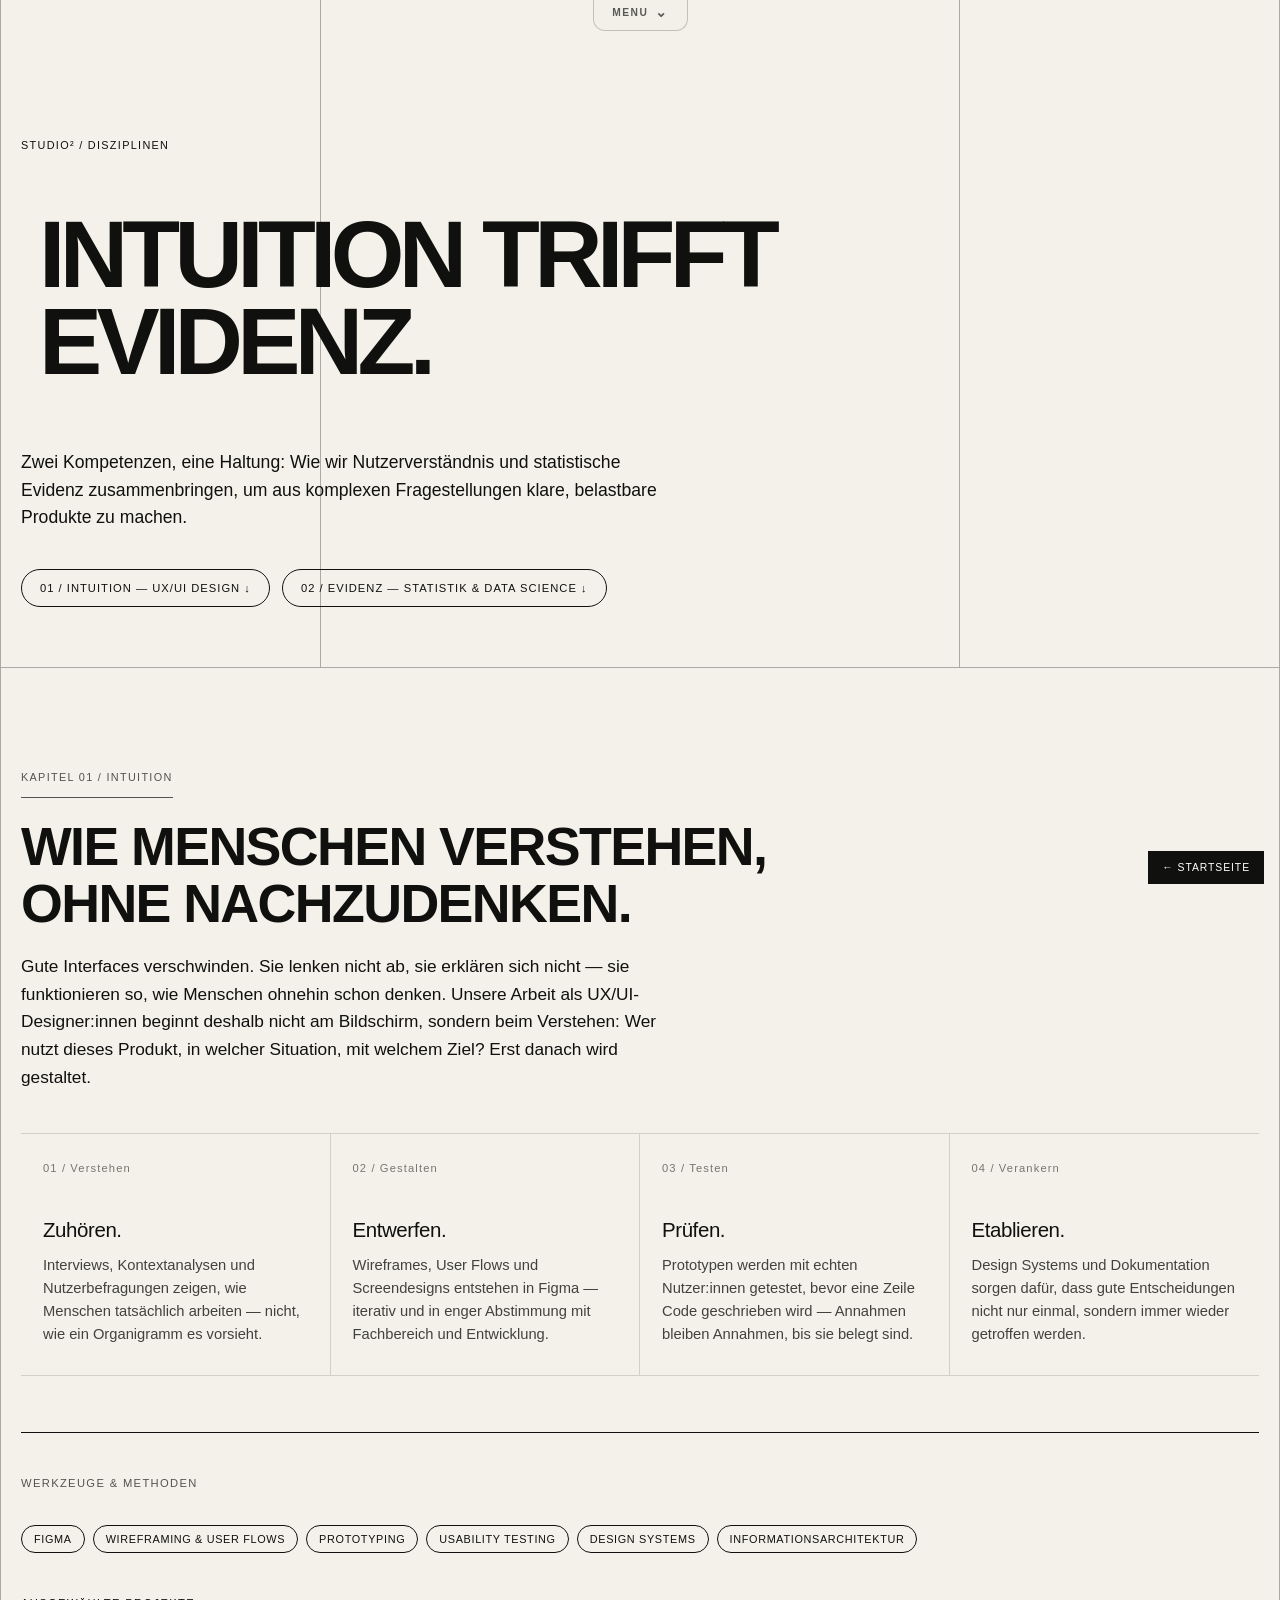
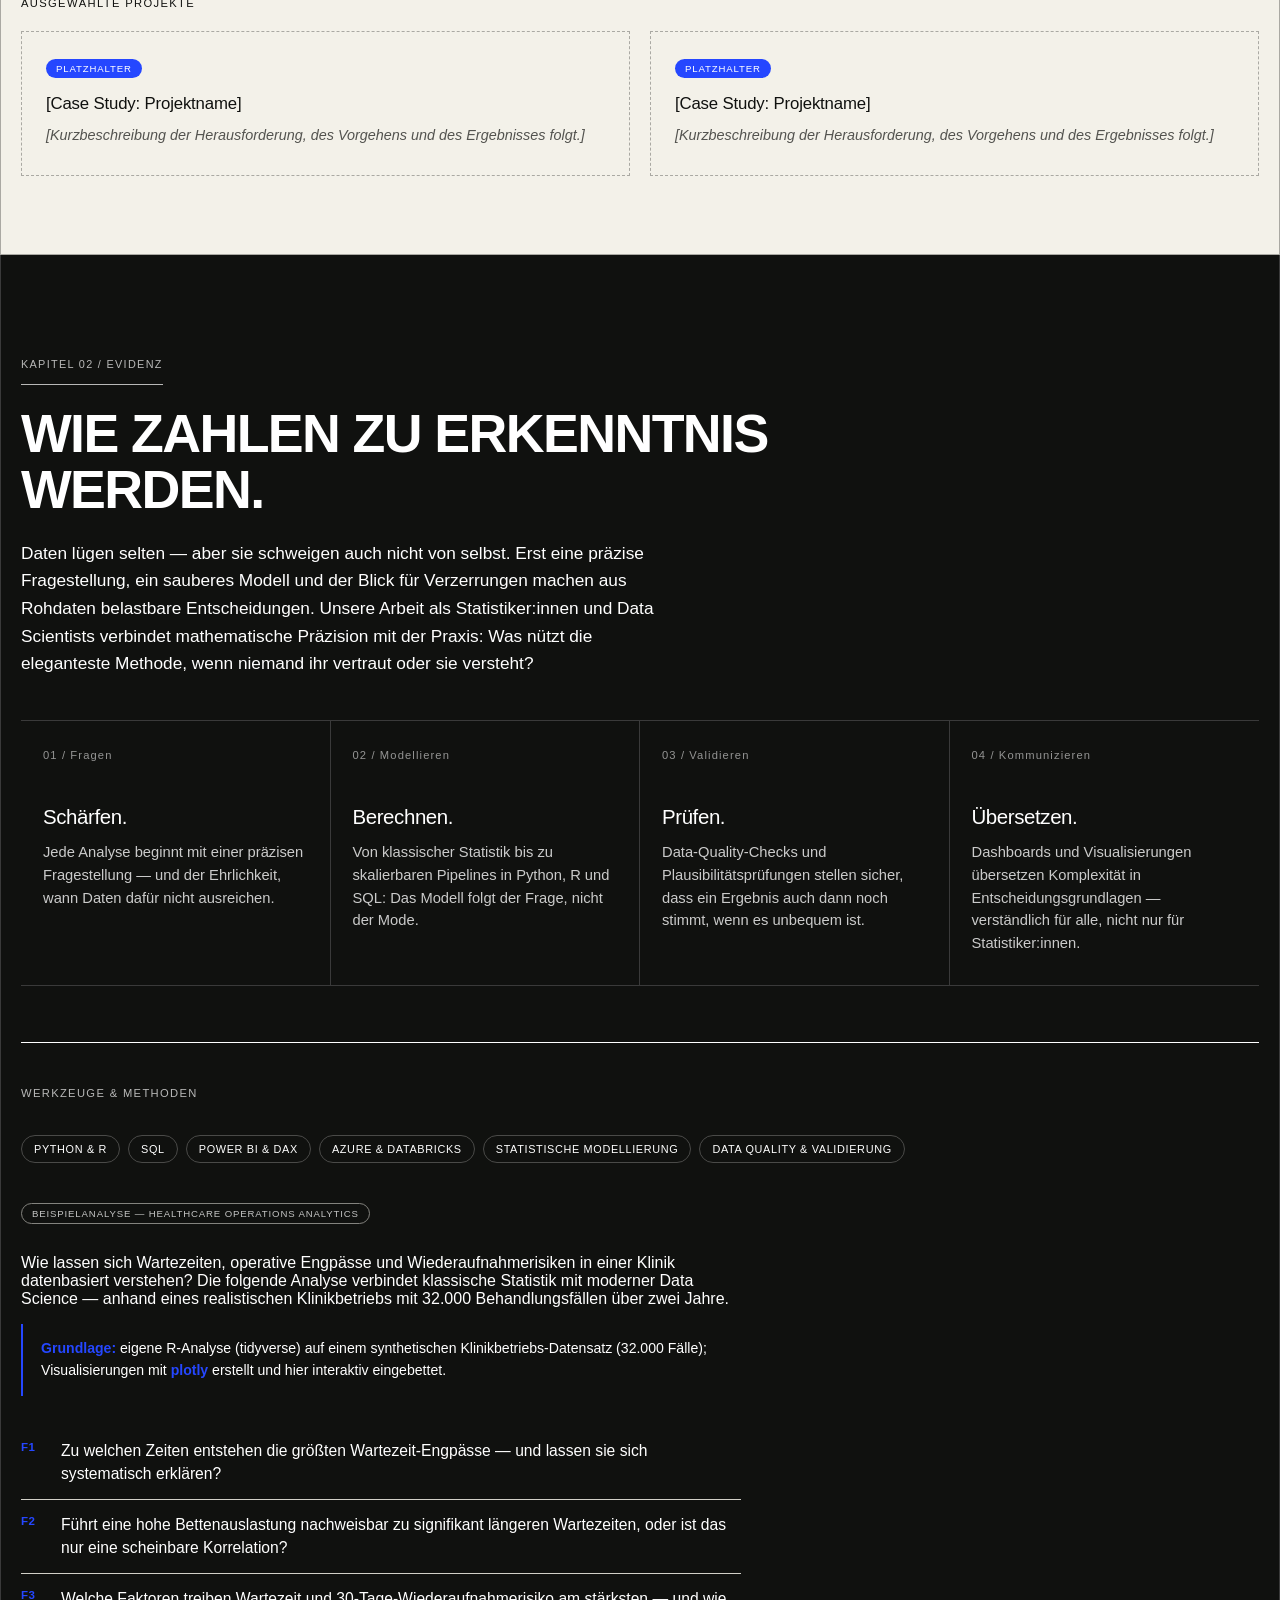
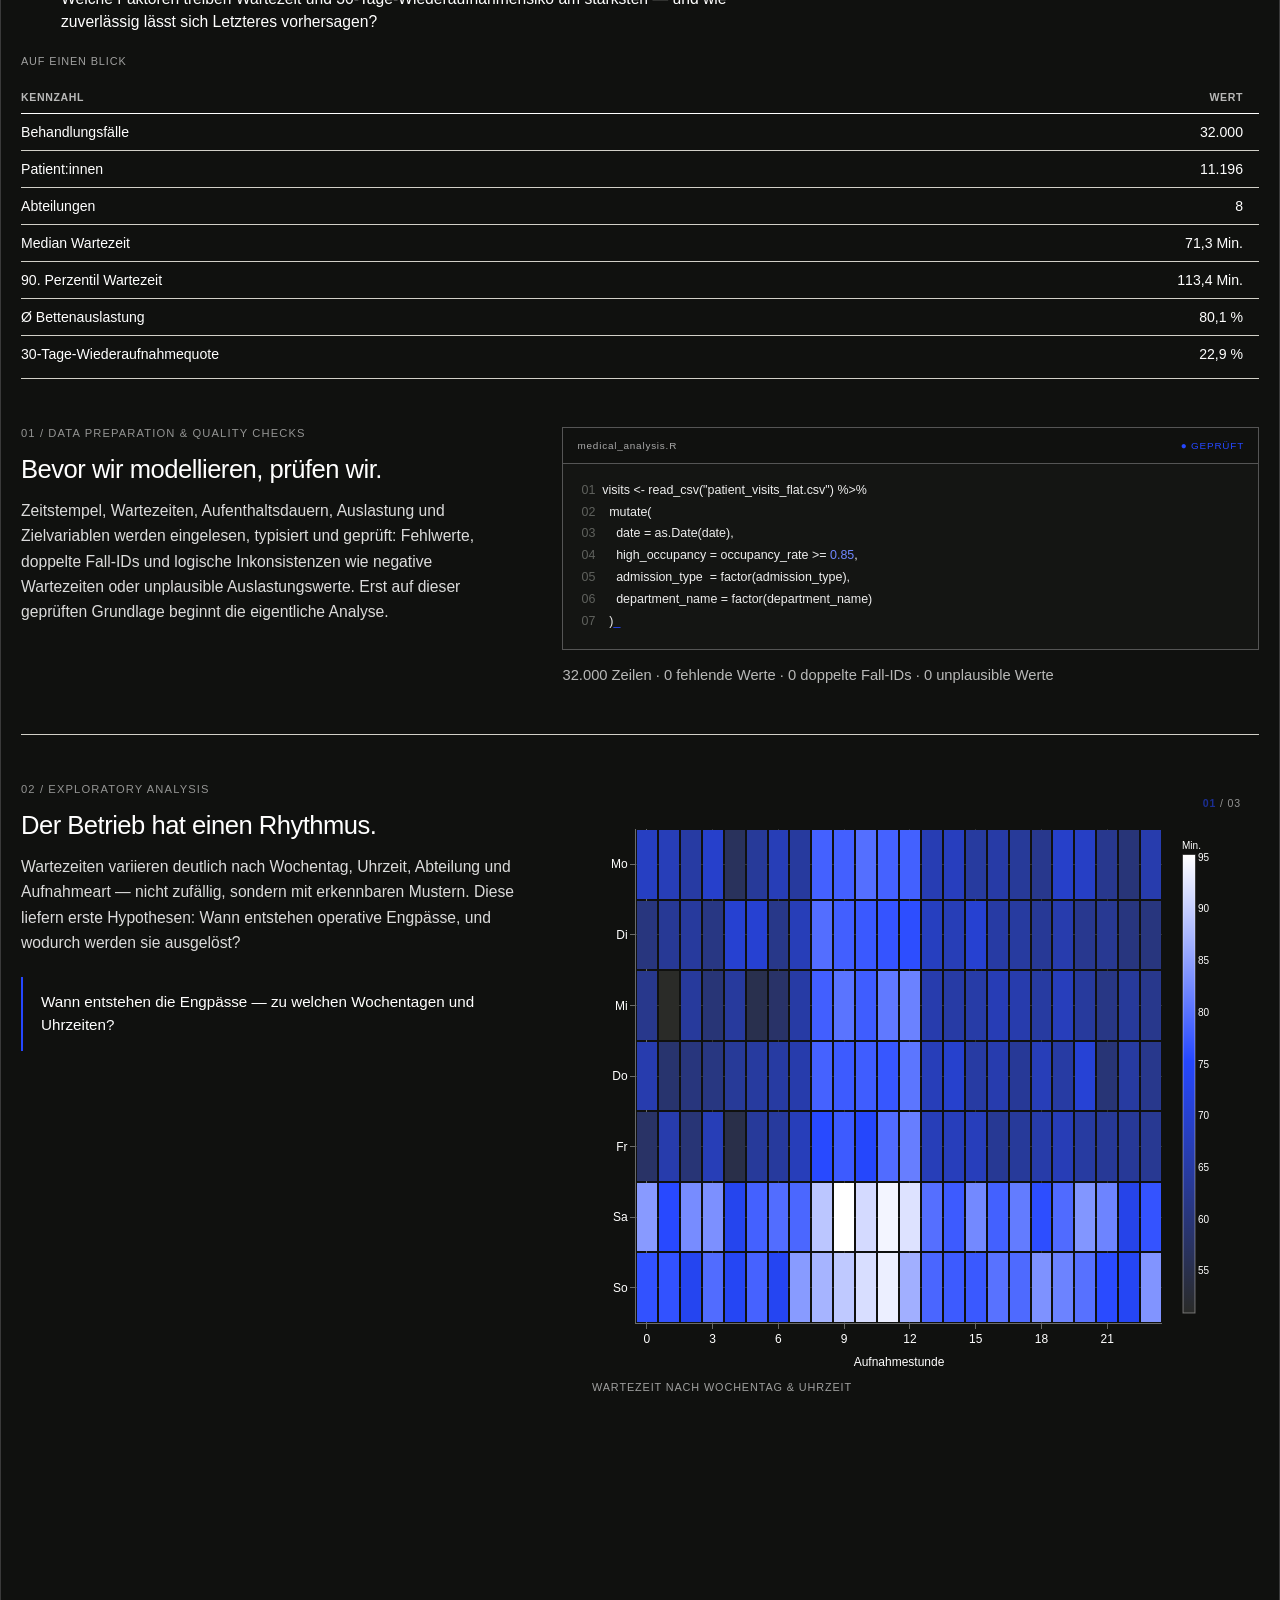
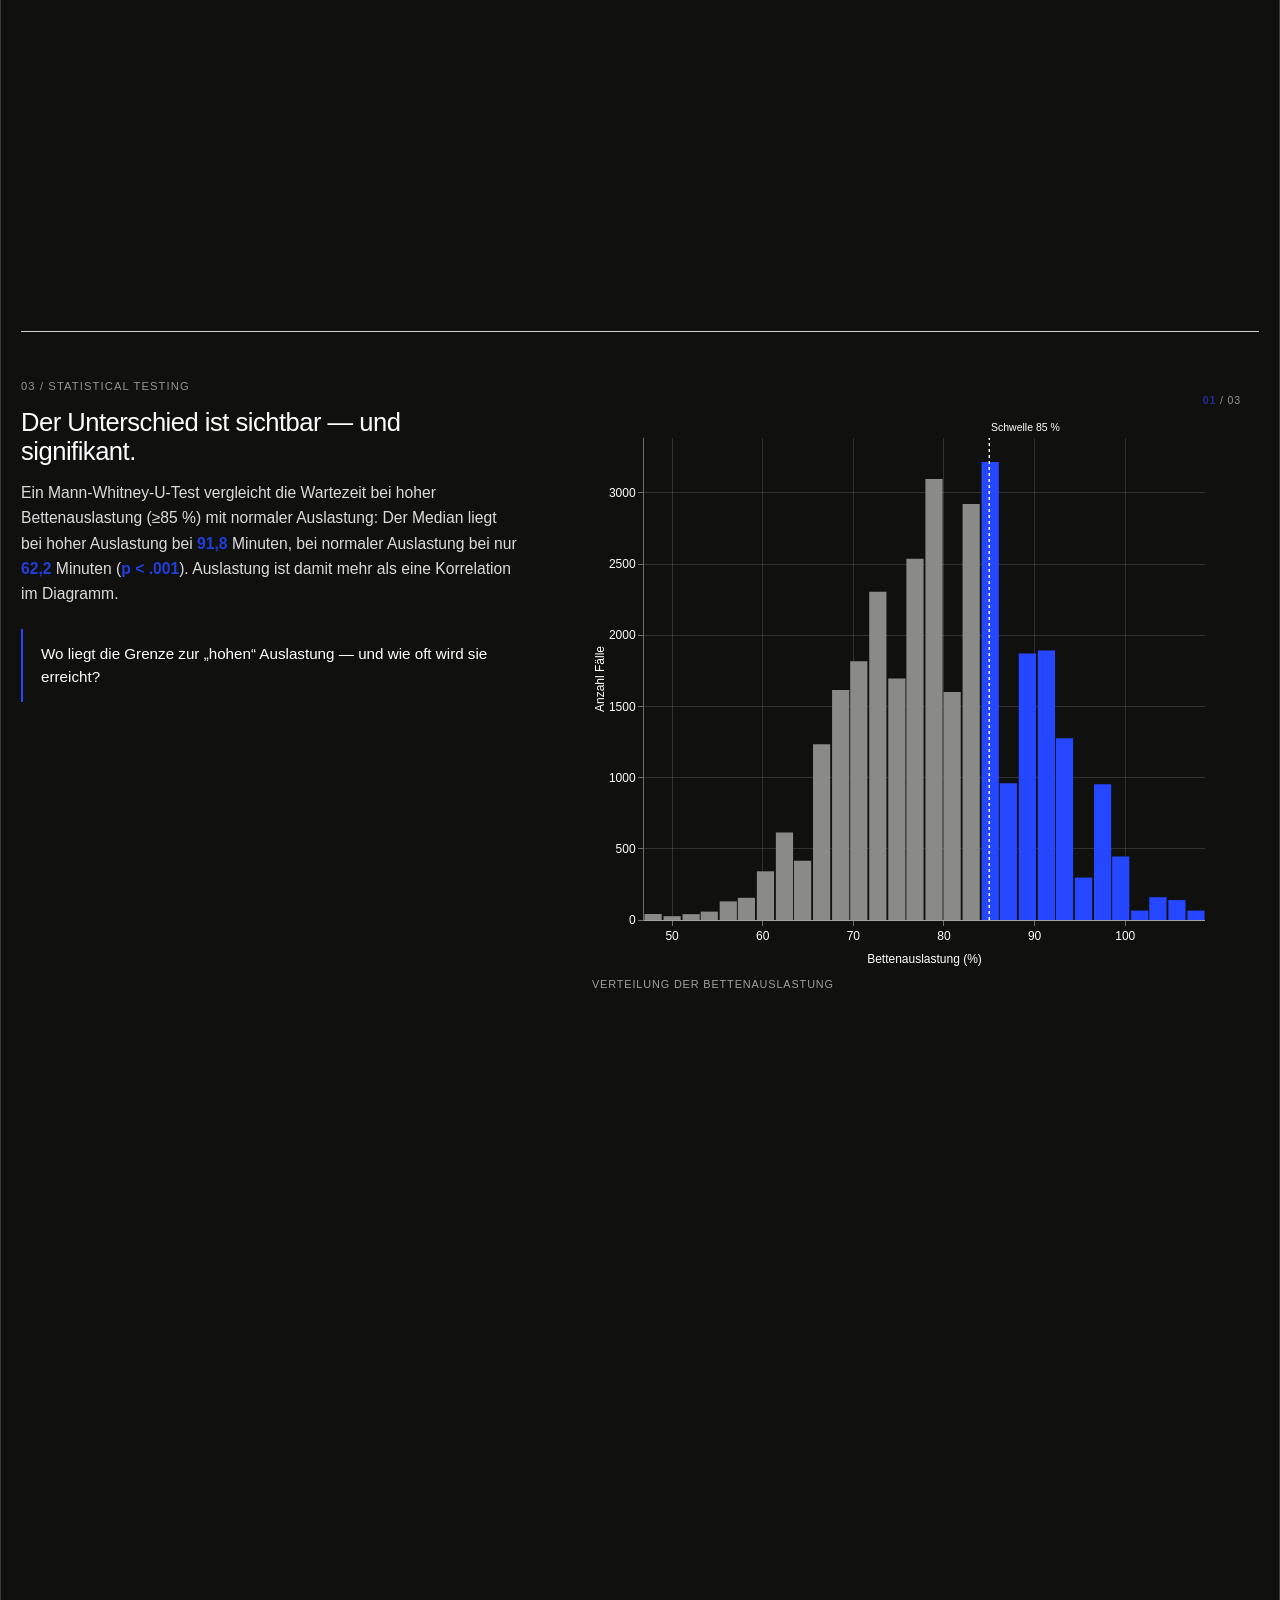
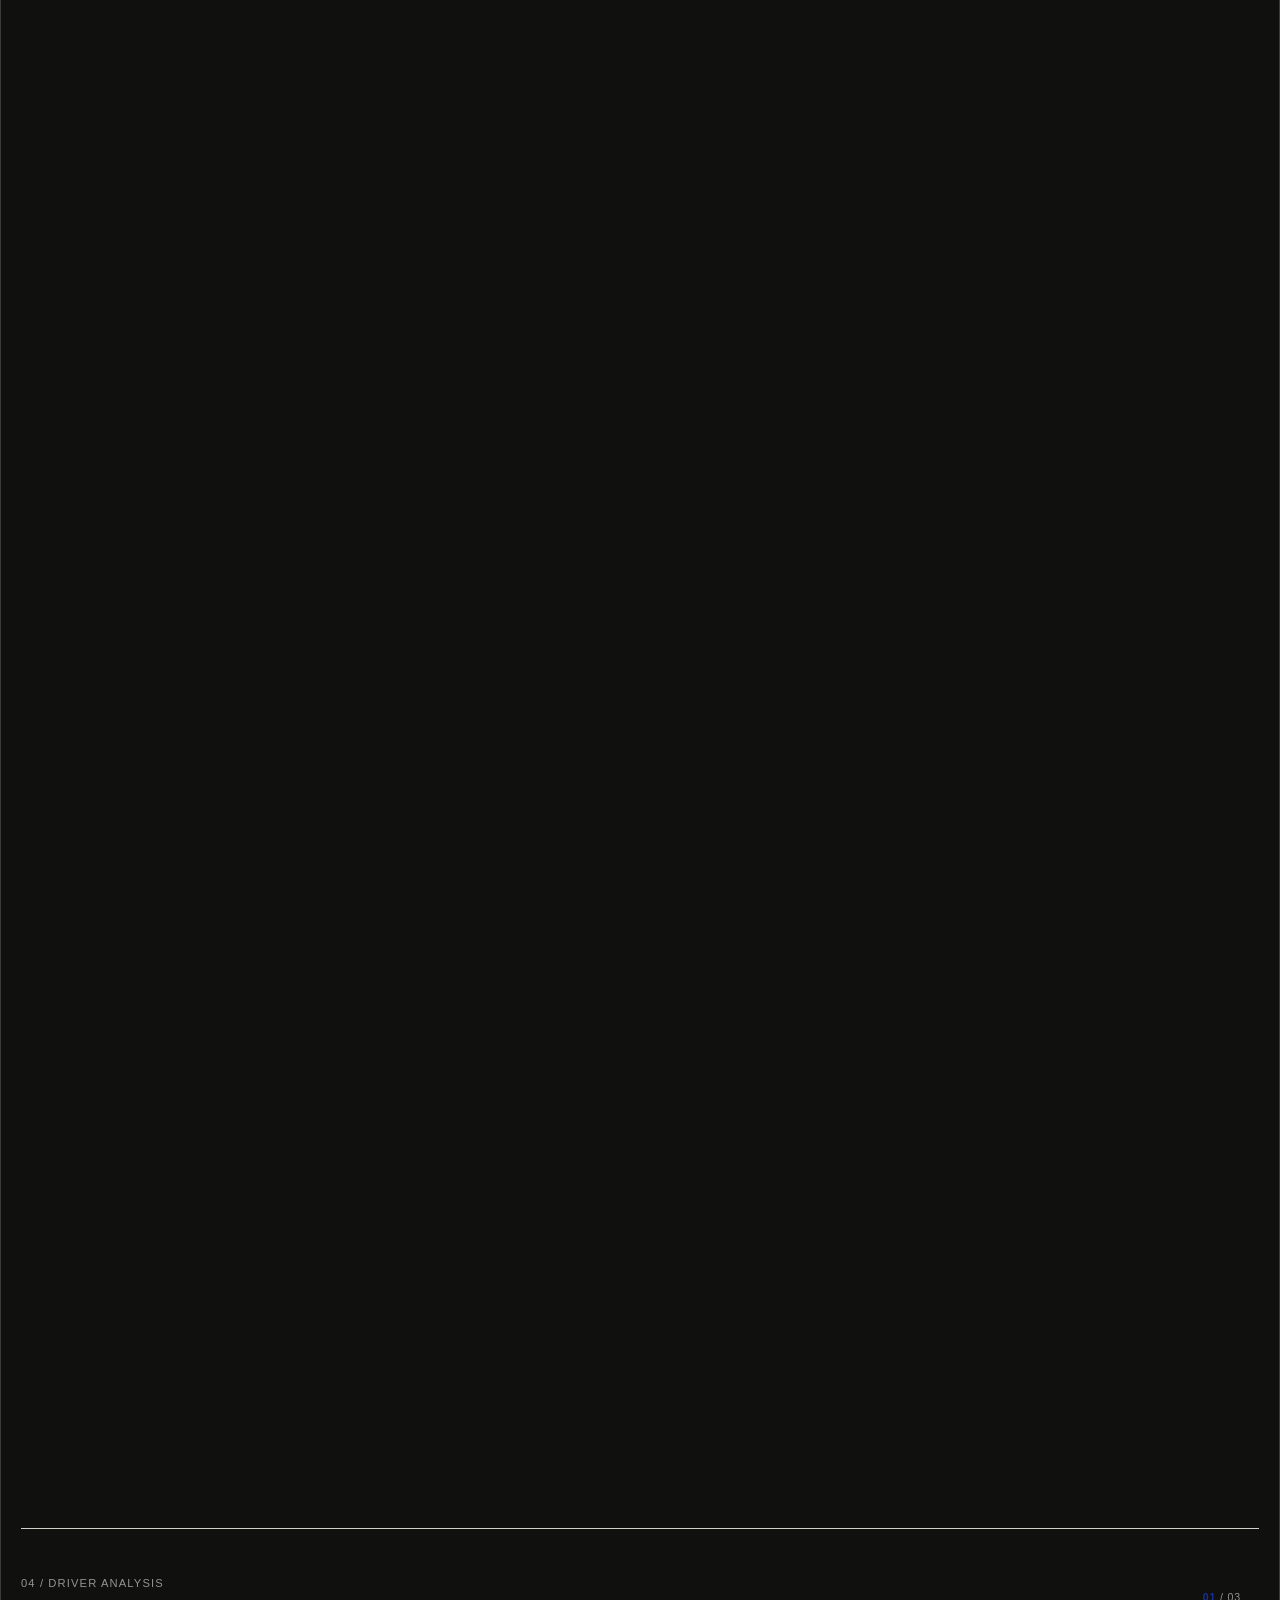
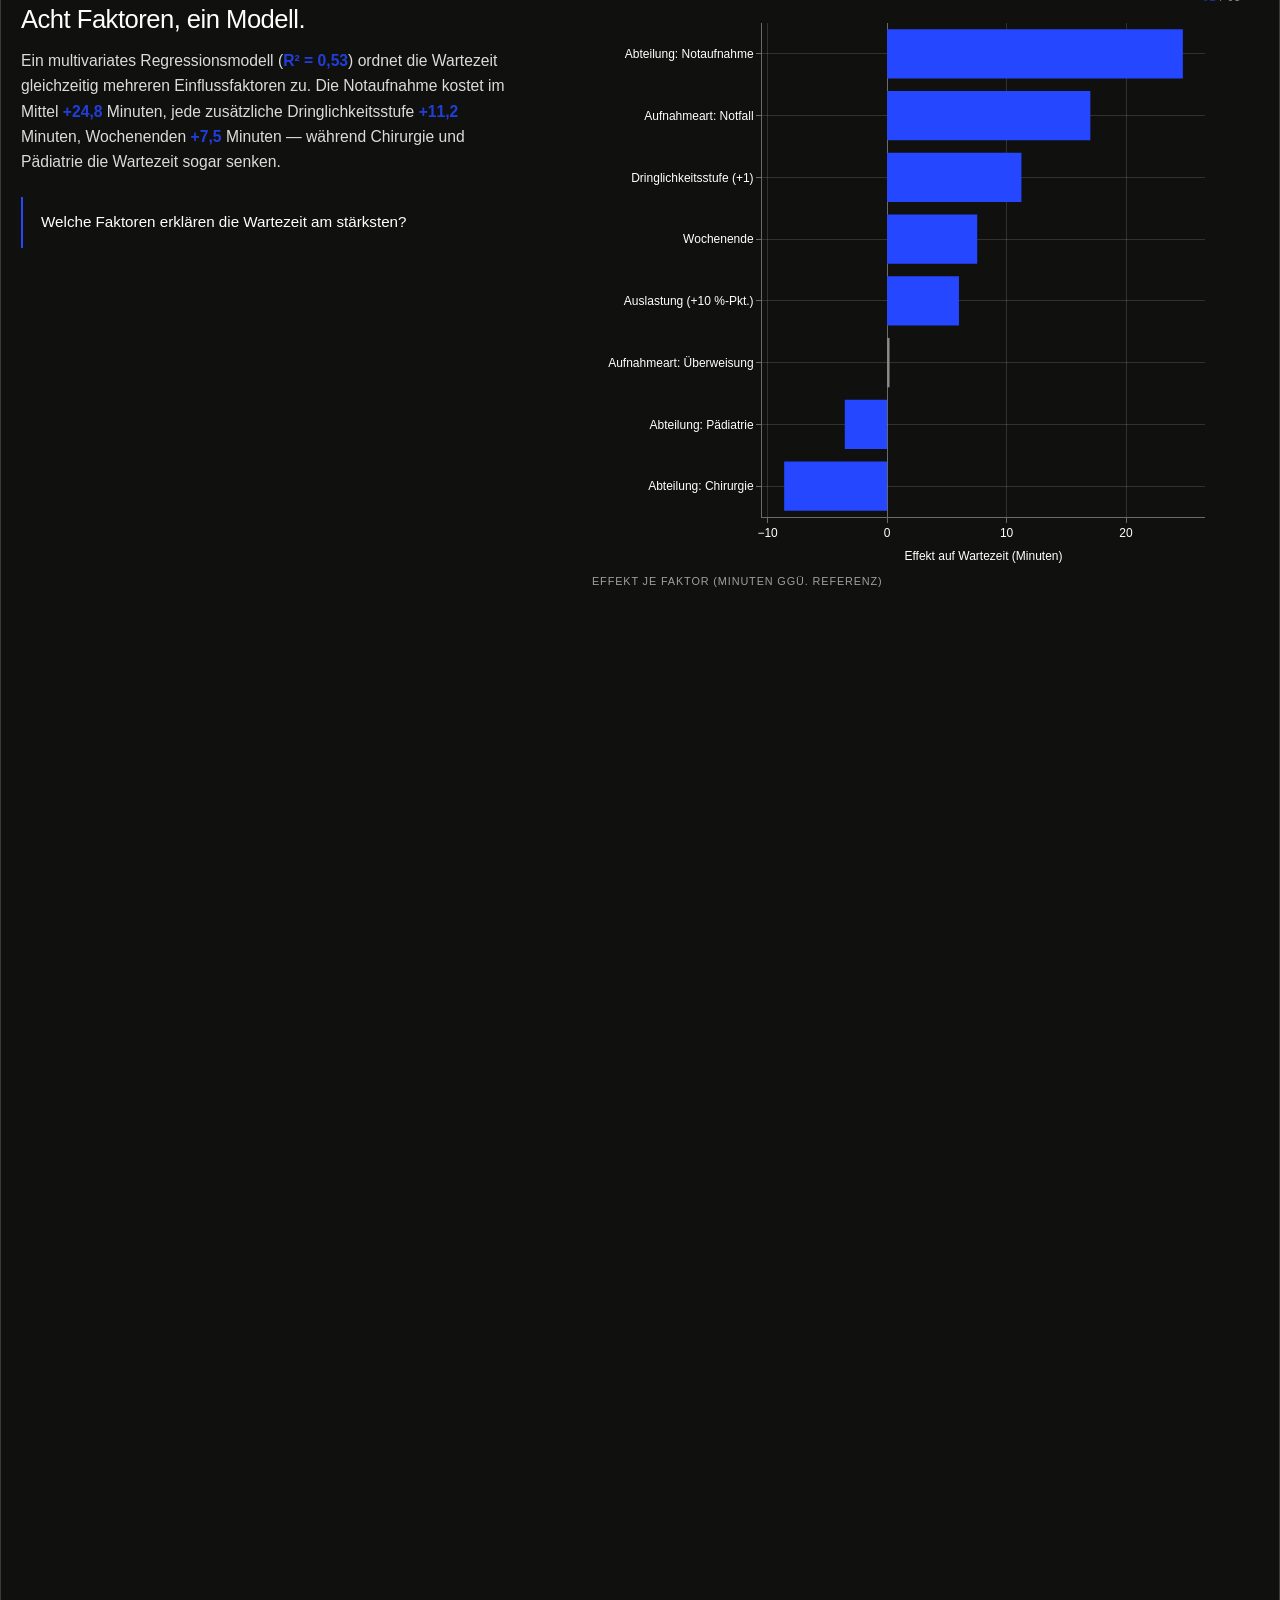
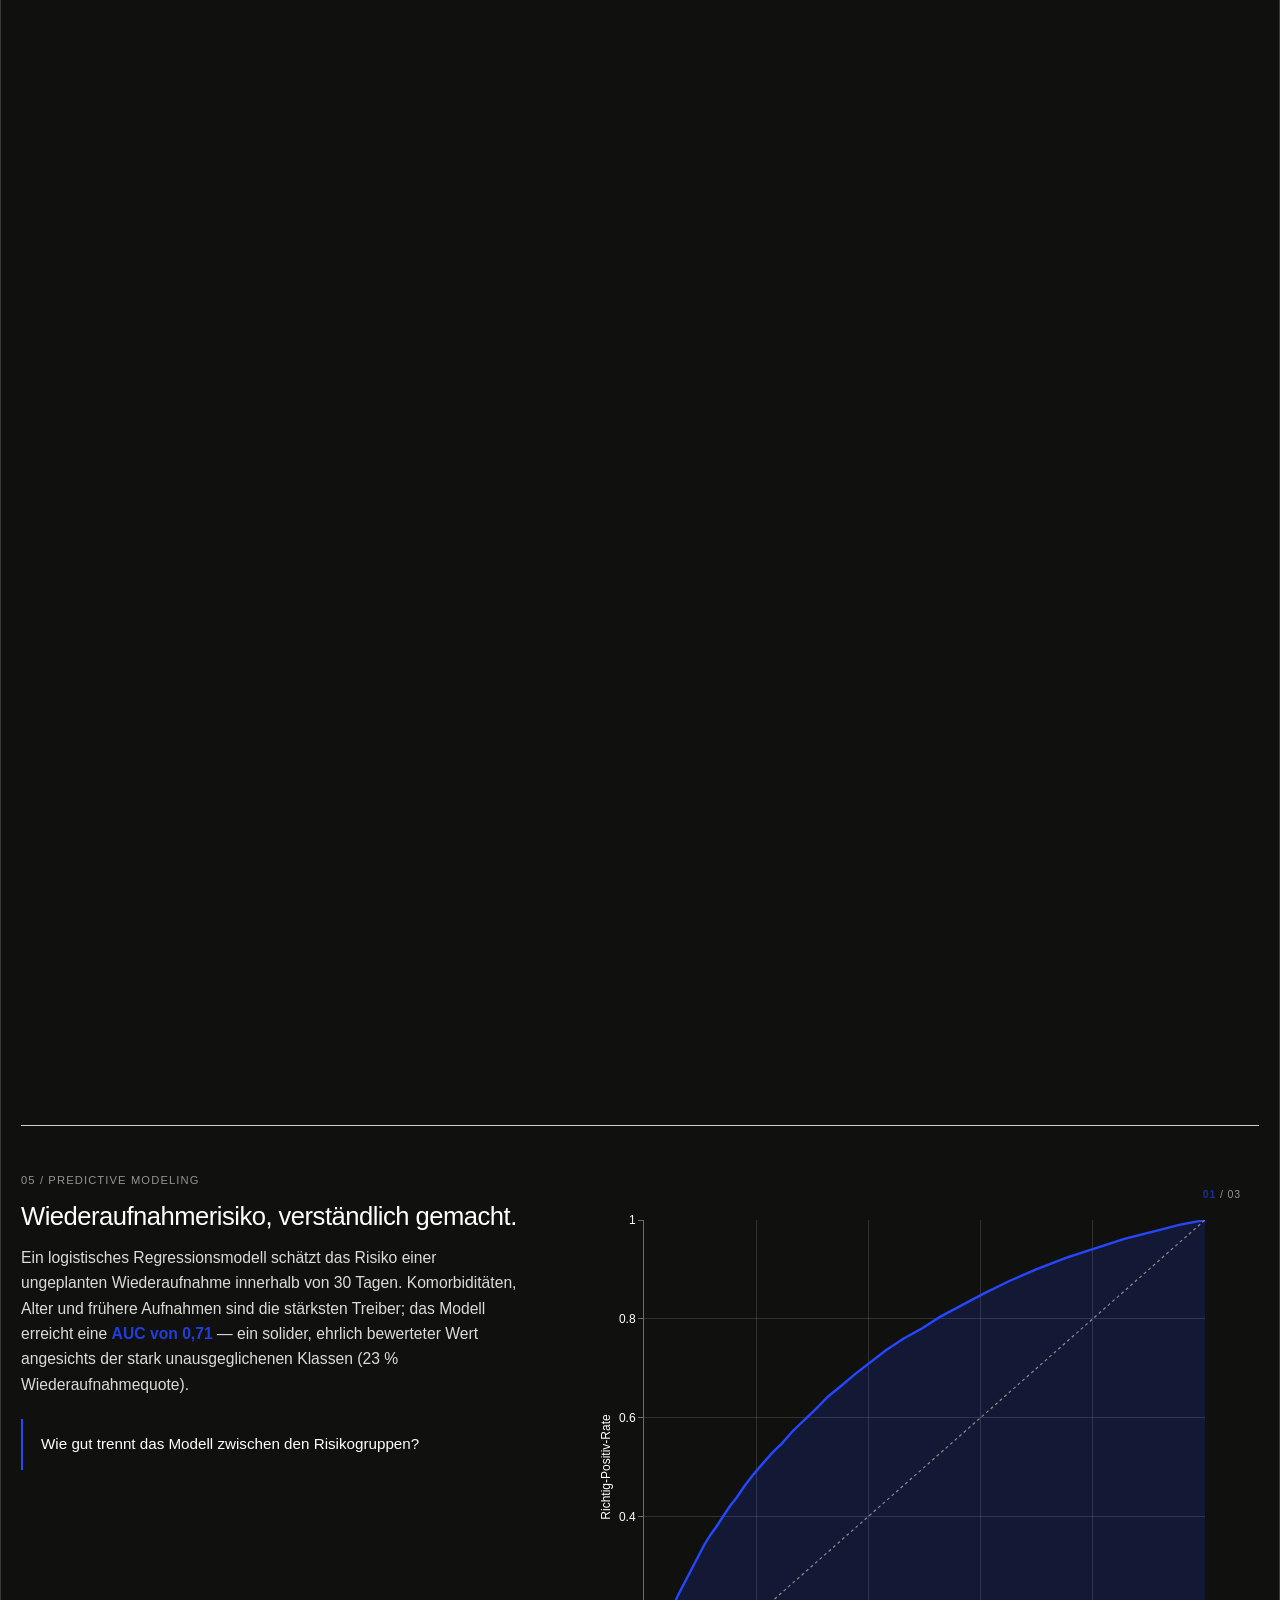
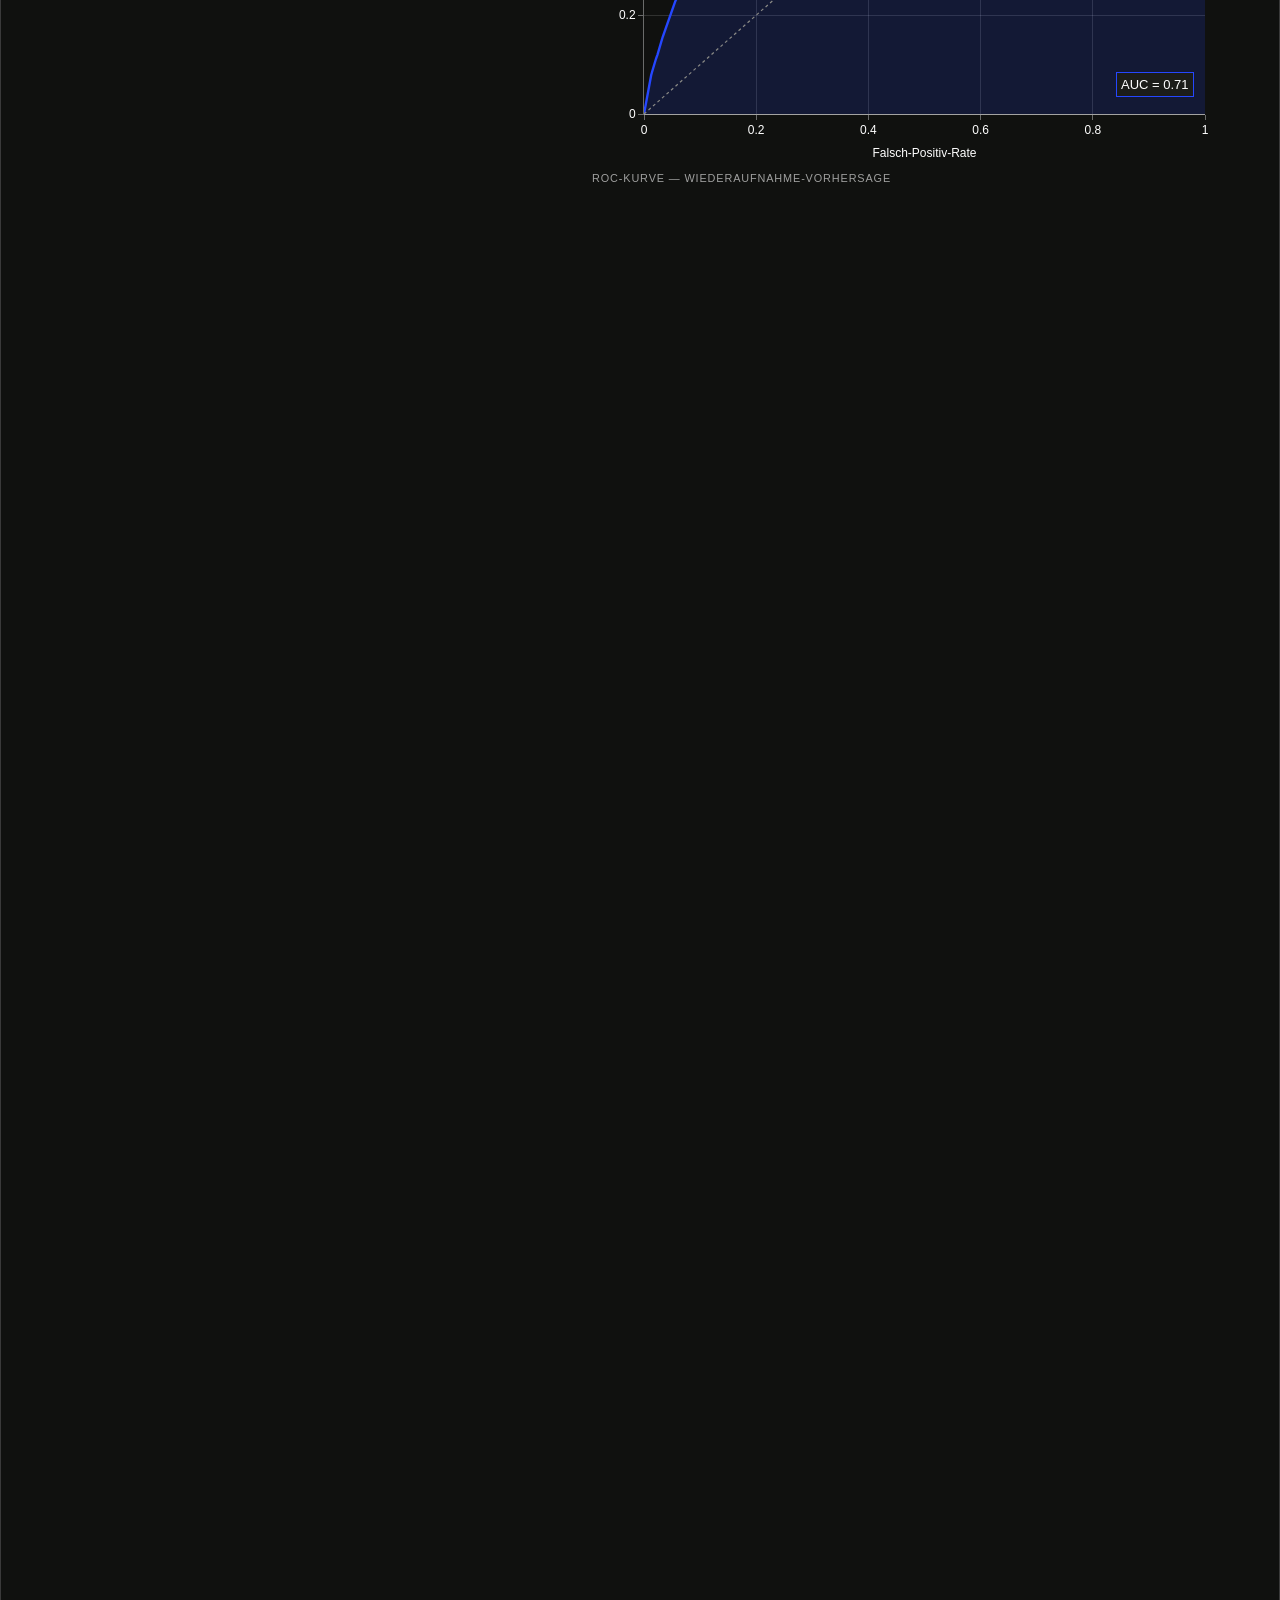
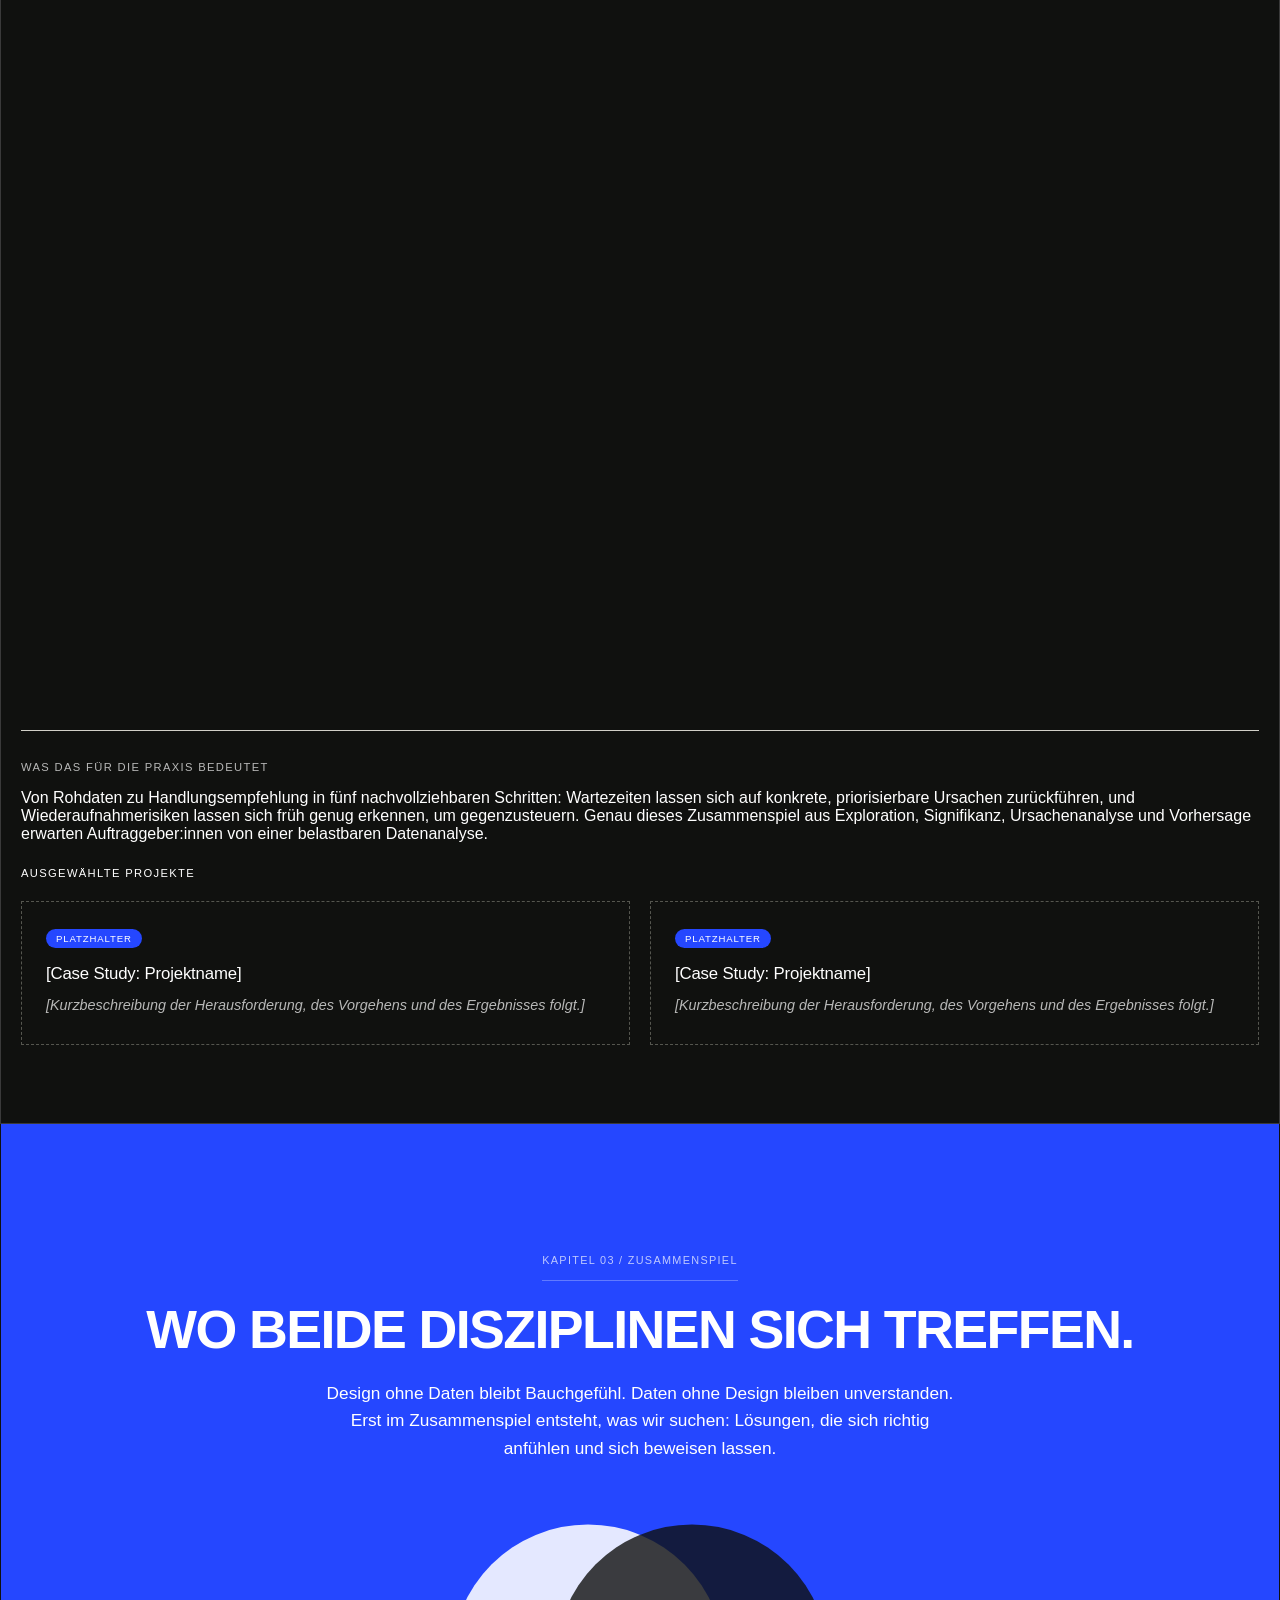
<file: disziplinen.html>
<!doctype html>
<html lang="de">
<head>
  <meta charset="utf-8">
  <meta name="viewport" content="width=device-width, initial-scale=1">
  <meta name="description" content="Wie studio² UX/UI Design und statistische Analyse zusammenbringt — Intuition trifft Evidenz.">
  <meta name="theme-color" content="#f3f1e9">
  <meta name="robots" content="noindex, nofollow">
  <meta property="og:type" content="website">
  <meta property="og:title" content="studio² — Intuition & Evidenz">
  <meta property="og:description" content="Zwei Disziplinen, eine Haltung: UX/UI Design und Statistik & Data Science im Zusammenspiel.">
  <meta property="og:site_name" content="studio²">
  <title>studio² — Disziplinen: Intuition &amp; Evidenz</title>
  <link rel="stylesheet" href="styles.css?v=20260824-10">
</head>
<body>
  <div class="scroll-progress" aria-hidden="true"><span></span></div>

  <div class="nav-trigger">
    <button class="nav-handle" type="button" aria-expanded="false" aria-controls="site-header">
      <span class="nav-handle-label">Menu</span>
      <span class="nav-handle-chevron" aria-hidden="true">⌄</span>
    </button>
    <header class="site-header" id="site-header">
      <a class="brand studio-logo studio-logo--small" href="index.html" aria-label="studio squared — Startseite">
        <svg class="studio-logo-icon" viewBox="0 0 104 104" aria-hidden="true" focusable="false">
          <path class="logo-frame-path" d="M20 12H92V88H20V12"></path>
          <path class="logo-curve-path" d="M20 88C53 87.5 91.5 59 92 12"></path>
          <circle class="logo-dot" cx="20" cy="12" r="3.4"></circle>
        </svg>
        <span class="studio-logo-word">studio<sup>2</sup></span>
      </a>
      <span class="header-field">Intuition × Evidenz</span>
      <nav aria-label="Hauptnavigation">
        <a href="#intuition">Intuition</a>
        <a href="#evidenz">Evidenz</a>
        <a href="#beispielanalyse">Beispielanalyse</a>
        <a href="index.html">Start</a>
      </nav>
      <a class="header-contact" href="index.html#kontakt"><span class="header-contact-text">Zur Startseite</span><span class="header-contact-arrow">↗</span></a>
    </header>
  </div>

  <main id="top">
    <section class="cv-hero">
      <div class="cv-hero-grid" aria-hidden="true"></div>
      <span class="eyebrow" data-reveal>Studio² / Disziplinen</span>
      <h1 class="cv-title" data-reveal>Intuition trifft<br>Evidenz.</h1>
      <p class="cv-hero-note" data-reveal>Zwei Kompetenzen, eine Haltung: Wie wir Nutzerverständnis und statistische Evidenz zusammenbringen, um aus komplexen Fragestellungen klare, belastbare Produkte zu machen.</p>
      <div class="cv-hero-jump" data-reveal>
        <a href="#intuition">01 / Intuition — UX/UI Design ↓</a>
        <a href="#evidenz">02 / Evidenz — Statistik &amp; Data Science ↓</a>
      </div>
    </section>

    <section class="cv-person cv-person--a" id="intuition">
      <div class="pillar-head">
        <span class="eyebrow" data-reveal>Kapitel 01 / Intuition</span>
        <h2 data-reveal>Wie Menschen verstehen, ohne nachzudenken.</h2>
        <p data-reveal>Gute Interfaces verschwinden. Sie lenken nicht ab, sie erklären sich nicht — sie funktionieren so, wie Menschen ohnehin schon denken. Unsere Arbeit als UX/UI-Designer:innen beginnt deshalb nicht am Bildschirm, sondern beim Verstehen: Wer nutzt dieses Produkt, in welcher Situation, mit welchem Ziel? Erst danach wird gestaltet.</p>
      </div>

      <div class="stage-grid">
        <article class="stage-step" data-reveal>
          <span class="stage-step-num">01 / Verstehen</span>
          <h3>Zuhören.</h3>
          <p>Interviews, Kontextanalysen und Nutzerbefragungen zeigen, wie Menschen tatsächlich arbeiten — nicht, wie ein Organigramm es vorsieht.</p>
        </article>
        <article class="stage-step" data-reveal>
          <span class="stage-step-num">02 / Gestalten</span>
          <h3>Entwerfen.</h3>
          <p>Wireframes, User Flows und Screendesigns entstehen in Figma — iterativ und in enger Abstimmung mit Fachbereich und Entwicklung.</p>
        </article>
        <article class="stage-step" data-reveal>
          <span class="stage-step-num">03 / Testen</span>
          <h3>Prüfen.</h3>
          <p>Prototypen werden mit echten Nutzer:innen getestet, bevor eine Zeile Code geschrieben wird — Annahmen bleiben Annahmen, bis sie belegt sind.</p>
        </article>
        <article class="stage-step" data-reveal>
          <span class="stage-step-num">04 / Verankern</span>
          <h3>Etablieren.</h3>
          <p>Design Systems und Dokumentation sorgen dafür, dass gute Entscheidungen nicht nur einmal, sondern immer wieder getroffen werden.</p>
        </article>
      </div>

      <div class="cv-skills" data-reveal>
        <span class="cv-block-label">Werkzeuge &amp; Methoden</span>
        <ul>
          <li>Figma</li>
          <li>Wireframing &amp; User Flows</li>
          <li>Prototyping</li>
          <li>Usability Testing</li>
          <li>Design Systems</li>
          <li>Informationsarchitektur</li>
        </ul>
      </div>

      <span class="cv-block-label" data-reveal>Ausgewählte Projekte</span>
      <div class="pillar-cases" data-reveal>
        <article class="pillar-case">
          <span class="pillar-case-tag">Platzhalter</span>
          <h4>[Case Study: Projektname]</h4>
          <p>[Kurzbeschreibung der Herausforderung, des Vorgehens und des Ergebnisses folgt.]</p>
        </article>
        <article class="pillar-case">
          <span class="pillar-case-tag">Platzhalter</span>
          <h4>[Case Study: Projektname]</h4>
          <p>[Kurzbeschreibung der Herausforderung, des Vorgehens und des Ergebnisses folgt.]</p>
        </article>
      </div>
    </section>

    <section class="cv-person cv-person--b" id="evidenz">
      <div class="pillar-head">
        <span class="eyebrow" data-reveal>Kapitel 02 / Evidenz</span>
        <h2 data-reveal>Wie Zahlen zu Erkenntnis werden.</h2>
        <p data-reveal>Daten lügen selten — aber sie schweigen auch nicht von selbst. Erst eine präzise Fragestellung, ein sauberes Modell und der Blick für Verzerrungen machen aus Rohdaten belastbare Entscheidungen. Unsere Arbeit als Statistiker:innen und Data Scientists verbindet mathematische Präzision mit der Praxis: Was nützt die eleganteste Methode, wenn niemand ihr vertraut oder sie versteht?</p>
      </div>

      <div class="stage-grid">
        <article class="stage-step" data-reveal>
          <span class="stage-step-num">01 / Fragen</span>
          <h3>Schärfen.</h3>
          <p>Jede Analyse beginnt mit einer präzisen Fragestellung — und der Ehrlichkeit, wann Daten dafür nicht ausreichen.</p>
        </article>
        <article class="stage-step" data-reveal>
          <span class="stage-step-num">02 / Modellieren</span>
          <h3>Berechnen.</h3>
          <p>Von klassischer Statistik bis zu skalierbaren Pipelines in Python, R und SQL: Das Modell folgt der Frage, nicht der Mode.</p>
        </article>
        <article class="stage-step" data-reveal>
          <span class="stage-step-num">03 / Validieren</span>
          <h3>Prüfen.</h3>
          <p>Data-Quality-Checks und Plausibilitätsprüfungen stellen sicher, dass ein Ergebnis auch dann noch stimmt, wenn es unbequem ist.</p>
        </article>
        <article class="stage-step" data-reveal>
          <span class="stage-step-num">04 / Kommunizieren</span>
          <h3>Übersetzen.</h3>
          <p>Dashboards und Visualisierungen übersetzen Komplexität in Entscheidungsgrundlagen — verständlich für alle, nicht nur für Statistiker:innen.</p>
        </article>
      </div>

      <div class="cv-skills" data-reveal>
        <span class="cv-block-label">Werkzeuge &amp; Methoden</span>
        <ul>
          <li>Python &amp; R</li>
          <li>SQL</li>
          <li>Power BI &amp; DAX</li>
          <li>Azure &amp; Databricks</li>
          <li>Statistische Modellierung</li>
          <li>Data Quality &amp; Validierung</li>
        </ul>
      </div>

      <div class="analysis-intro" id="beispielanalyse" data-reveal>
        <span class="analysis-tag">Beispielanalyse — Healthcare Operations Analytics</span>
        <p>Wie lassen sich Wartezeiten, operative Engpässe und Wiederaufnahmerisiken in einer Klinik datenbasiert verstehen? Die folgende Analyse verbindet klassische Statistik mit moderner Data Science — anhand eines realistischen Klinikbetriebs mit 32.000 Behandlungsfällen über zwei Jahre.</p>
      </div>
      <div class="analysis-tool-note" data-reveal><strong>Grundlage:</strong> eigene R-Analyse (tidyverse) auf einem synthetischen Klinikbetriebs-Datensatz (32.000 Fälle); Visualisierungen mit <strong>plotly</strong> erstellt und hier interaktiv eingebettet.</div>

      <ol class="research-questions" data-reveal>
        <li>Zu welchen Zeiten entstehen die größten Wartezeit-Engpässe — und lassen sie sich systematisch erklären?</li>
        <li>Führt eine hohe Bettenauslastung nachweisbar zu signifikant längeren Wartezeiten, oder ist das nur eine scheinbare Korrelation?</li>
        <li>Welche Faktoren treiben Wartezeit und 30-Tage-Wiederaufnahmerisiko am stärksten — und wie zuverlässig lässt sich Letzteres vorhersagen?</li>
      </ol>

      <div class="data-table-wrap" data-reveal>
        <table class="data-table">
          <caption>Auf einen Blick</caption>
          <thead><tr><th>Kennzahl</th><th class="num">Wert</th></tr></thead>
          <tbody>
            <tr><td>Behandlungsfälle</td><td class="num">32.000</td></tr>
            <tr><td>Patient:innen</td><td class="num">11.196</td></tr>
            <tr><td>Abteilungen</td><td class="num">8</td></tr>
            <tr><td>Median Wartezeit</td><td class="num">71,3 Min.</td></tr>
            <tr><td>90. Perzentil Wartezeit</td><td class="num">113,4 Min.</td></tr>
            <tr><td>Ø Bettenauslastung</td><td class="num">80,1 %</td></tr>
            <tr><td>30-Tage-Wiederaufnahmequote</td><td class="num">22,9 %</td></tr>
          </tbody>
        </table>
      </div>

      <div class="analysis-step" data-reveal>
        <div class="analysis-copy">
          <span class="analysis-num">01 / Data Preparation &amp; Quality Checks</span>
          <h3>Bevor wir modellieren, prüfen wir.</h3>
          <p>Zeitstempel, Wartezeiten, Aufenthaltsdauern, Auslastung und Zielvariablen werden eingelesen, typisiert und geprüft: Fehlwerte, doppelte Fall-IDs und logische Inkonsistenzen wie negative Wartezeiten oder unplausible Auslastungswerte. Erst auf dieser geprüften Grundlage beginnt die eigentliche Analyse.</p>
        </div>
        <div>
          <div class="analysis-code-top"><span>medical_analysis.R</span><span>&#9679; GEPRÜFT</span></div>
          <pre class="analysis-code"><span class="code-dim">01</span>  visits &lt;- read_csv(&quot;patient_visits_flat.csv&quot;) %&gt;%
<span class="code-dim">02</span>    mutate(
<span class="code-dim">03</span>      date = as.Date(date),
<span class="code-dim">04</span>      high_occupancy = occupancy_rate &gt;= <span class="code-blue">0.85</span>,
<span class="code-dim">05</span>      admission_type  = factor(admission_type),
<span class="code-dim">06</span>      department_name = factor(department_name)
<span class="code-dim">07</span>    )<span class="caret">_</span></pre>
          <p class="table-note">32.000 Zeilen · <span class="stat">0</span> fehlende Werte · <span class="stat">0</span> doppelte Fall-IDs · <span class="stat">0</span> unplausible Werte</p>
        </div>
      </div>

      <div class="analysis-step analysis-step--pinned" data-reveal>
        <div class="analysis-copy">
          <span class="analysis-num">02 / Exploratory Analysis</span>
          <h3>Der Betrieb hat einen Rhythmus.</h3>
          <p>Wartezeiten variieren deutlich nach Wochentag, Uhrzeit, Abteilung und Aufnahmeart — nicht zufällig, sondern mit erkennbaren Mustern. Diese liefern erste Hypothesen: Wann entstehen operative Engpässe, und wodurch werden sie ausgelöst?</p>
          <div class="chart-question-stack">
            <p class="chart-question is-active">Wann entstehen die Engpässe — zu welchen Wochentagen und Uhrzeiten?</p>
            <p class="chart-question">Welche Abteilung wartet im Schnitt am längsten?</p>
            <p class="chart-question">Macht die Aufnahmeart einen Unterschied?</p>
          </div>
        </div>
        <div class="chart-scroll" style="--chart-count:3">
          <div class="chart-scroll-sticky">
            <span class="chart-scroll-counter"><b>01</b> / 03</span>
            <figure class="chart-figure is-active">
              <div id="chart-heatmap" class="chart-canvas"></div>
              <figcaption>Wartezeit nach Wochentag &amp; Uhrzeit</figcaption>
            </figure>
            <figure class="chart-figure">
              <div id="chart-dept" class="chart-canvas"></div>
              <figcaption>Wartezeit nach Abteilung</figcaption>
            </figure>
            <figure class="chart-figure">
              <div id="chart-admission" class="chart-canvas"></div>
              <figcaption>Wartezeit nach Aufnahmeart</figcaption>
            </figure>
          </div>
        </div>
      </div>

      <div class="analysis-step analysis-step--pinned" data-reveal>
        <div class="analysis-copy">
          <span class="analysis-num">03 / Statistical Testing</span>
          <h3>Der Unterschied ist sichtbar — und signifikant.</h3>
          <p>Ein Mann-Whitney-U-Test vergleicht die Wartezeit bei hoher Bettenauslastung (&ge;85&nbsp;%) mit normaler Auslastung: Der Median liegt bei hoher Auslastung bei <span class="stat">91,8</span> Minuten, bei normaler Auslastung bei nur <span class="stat">62,2</span> Minuten (<span class="stat">p&nbsp;&lt;&nbsp;.001</span>). Auslastung ist damit mehr als eine Korrelation im Diagramm.</p>
          <div class="chart-question-stack">
            <p class="chart-question is-active">Wo liegt die Grenze zur „hohen“ Auslastung — und wie oft wird sie erreicht?</p>
            <p class="chart-question">Wartet man bei hoher Auslastung wirklich länger?</p>
            <p class="chart-question">Steigt die Wartezeit gleichmäßig mit der Auslastung?</p>
          </div>
        </div>
        <div class="chart-scroll" style="--chart-count:3">
          <div class="chart-scroll-sticky">
            <span class="chart-scroll-counter"><b>01</b> / 03</span>
            <figure class="chart-figure is-active">
              <div id="chart-occhist" class="chart-canvas"></div>
              <figcaption>Verteilung der Bettenauslastung</figcaption>
            </figure>
            <figure class="chart-figure">
              <div id="chart-occbox" class="chart-canvas"></div>
              <figcaption>Wartezeit nach Auslastungsniveau</figcaption>
            </figure>
            <figure class="chart-figure">
              <div id="chart-occquartile" class="chart-canvas"></div>
              <figcaption>Wartezeit nach Auslastungs-Quartil</figcaption>
            </figure>
          </div>
        </div>
      </div>

      <div class="analysis-step analysis-step--pinned" data-reveal>
        <div class="analysis-copy">
          <span class="analysis-num">04 / Driver Analysis</span>
          <h3>Acht Faktoren, ein Modell.</h3>
          <p>Ein multivariates Regressionsmodell (<span class="stat">R²&nbsp;=&nbsp;0,53</span>) ordnet die Wartezeit gleichzeitig mehreren Einflussfaktoren zu. Die Notaufnahme kostet im Mittel <span class="stat">+24,8</span> Minuten, jede zusätzliche Dringlichkeitsstufe <span class="stat">+11,2</span> Minuten, Wochenenden <span class="stat">+7,5</span> Minuten — während Chirurgie und Pädiatrie die Wartezeit sogar senken.</p>
          <div class="chart-question-stack">
            <p class="chart-question is-active">Welche Faktoren erklären die Wartezeit am stärksten?</p>
            <p class="chart-question">Wie stark wirkt sich die Dringlichkeitsstufe aus?</p>
            <p class="chart-question">Ist das Wochenende wirklich schlechter?</p>
          </div>
        </div>
        <div class="chart-scroll" style="--chart-count:3">
          <div class="chart-scroll-sticky">
            <span class="chart-scroll-counter"><b>01</b> / 03</span>
            <figure class="chart-figure is-active">
              <div id="chart-driver" class="chart-canvas"></div>
              <figcaption>Effekt je Faktor (Minuten ggü. Referenz)</figcaption>
            </figure>
            <figure class="chart-figure">
              <div id="chart-triage" class="chart-canvas"></div>
              <figcaption>Wartezeit nach Dringlichkeitsstufe</figcaption>
            </figure>
            <figure class="chart-figure">
              <div id="chart-weekend" class="chart-canvas"></div>
              <figcaption>Wartezeit: Wochentag vs. Wochenende</figcaption>
            </figure>
          </div>
        </div>
      </div>

      <div class="analysis-step analysis-step--pinned" data-reveal>
        <div class="analysis-copy">
          <span class="analysis-num">05 / Predictive Modeling</span>
          <h3>Wiederaufnahmerisiko, verständlich gemacht.</h3>
          <p>Ein logistisches Regressionsmodell schätzt das Risiko einer ungeplanten Wiederaufnahme innerhalb von 30 Tagen. Komorbiditäten, Alter und frühere Aufnahmen sind die stärksten Treiber; das Modell erreicht eine <span class="stat">AUC&nbsp;von&nbsp;0,71</span> — ein solider, ehrlich bewerteter Wert angesichts der stark unausgeglichenen Klassen (23&nbsp;% Wiederaufnahmequote).</p>
          <div class="chart-question-stack">
            <p class="chart-question is-active">Wie gut trennt das Modell zwischen den Risikogruppen?</p>
            <p class="chart-question">Welche Faktoren treiben das Wiederaufnahmerisiko?</p>
            <p class="chart-question">Wie schlägt sich das Modell gegenüber der bloßen Basisrate?</p>
          </div>
        </div>
        <div class="chart-scroll" style="--chart-count:3">
          <div class="chart-scroll-sticky">
            <span class="chart-scroll-counter"><b>01</b> / 03</span>
            <figure class="chart-figure is-active">
              <div id="chart-roc" class="chart-canvas"></div>
              <figcaption>ROC-Kurve — Wiederaufnahme-Vorhersage</figcaption>
            </figure>
            <figure class="chart-figure">
              <div id="chart-odds" class="chart-canvas"></div>
              <figcaption>Odds Ratios je Faktor</figcaption>
            </figure>
            <figure class="chart-figure">
              <div id="chart-acc" class="chart-canvas"></div>
              <figcaption>Modell vs. Basisrate</figcaption>
            </figure>
          </div>
        </div>
      </div>

      <div class="analysis-outcome" data-reveal>
        <span class="cv-block-label">Was das für die Praxis bedeutet</span>
        <p>Von Rohdaten zu Handlungsempfehlung in fünf nachvollziehbaren Schritten: Wartezeiten lassen sich auf konkrete, priorisierbare Ursachen zurückführen, und Wiederaufnahmerisiken lassen sich früh genug erkennen, um gegenzusteuern. Genau dieses Zusammenspiel aus Exploration, Signifikanz, Ursachenanalyse und Vorhersage erwarten Auftraggeber:innen von einer belastbaren Datenanalyse.</p>
      </div>

      <span class="cv-block-label" data-reveal>Ausgewählte Projekte</span>
      <div class="pillar-cases" data-reveal>
        <article class="pillar-case">
          <span class="pillar-case-tag">Platzhalter</span>
          <h4>[Case Study: Projektname]</h4>
          <p>[Kurzbeschreibung der Herausforderung, des Vorgehens und des Ergebnisses folgt.]</p>
        </article>
        <article class="pillar-case">
          <span class="pillar-case-tag">Platzhalter</span>
          <h4>[Case Study: Projektname]</h4>
          <p>[Kurzbeschreibung der Herausforderung, des Vorgehens und des Ergebnisses folgt.]</p>
        </article>
      </div>
    </section>

    <section class="synthesis">
      <div class="pillar-head">
        <span class="eyebrow" data-reveal>Kapitel 03 / Zusammenspiel</span>
        <h2 data-reveal>Wo beide Disziplinen sich treffen.</h2>
        <p data-reveal>Design ohne Daten bleibt Bauchgefühl. Daten ohne Design bleiben unverstanden. Erst im Zusammenspiel entsteht, was wir suchen: Lösungen, die sich richtig anfühlen und sich beweisen lassen.</p>
      </div>

      <div class="venn" aria-hidden="true" data-reveal>
        <svg viewBox="0 0 400 220" focusable="false">
          <circle class="venn-a" cx="160" cy="110" r="105"></circle>
          <circle class="venn-b" cx="240" cy="110" r="105"></circle>
          <text class="venn-text venn-text--a" x="115" y="115">Intuition</text>
          <text class="venn-text venn-text--b" x="285" y="115">Evidenz</text>
        </svg>
        <span class="venn-center">Klarheit</span>
      </div>

      <ul class="synthesis-principles">
        <li data-reveal>Design definiert, was gemessen werden muss.</li>
        <li data-reveal>Daten prüfen, ob das Design wirkt.</li>
        <li data-reveal>Beide iterieren gemeinsam — nicht nacheinander.</li>
      </ul>
    </section>

    <section class="cv-outro">
      <span class="eyebrow" data-reveal>Studio² / Nächster Schritt</span>
      <h2 data-reveal>Neugierig, wie das<br>bei Ihnen aussieht?</h2>
      <a class="contact-link magnetic" href="index.html#kontakt" data-reveal><span>Projekt besprechen</span><i>↗</i></a>
    </section>
  </main>

  <a class="back-link" href="index.html">← Startseite</a>

  <script id="chart-data" type="application/json">{"heatmap": {"data": [{"type": "heatmap", "z": [[68.35333333333334, 67.22465753424657, 64.86, 69.4391304347826, 56.79423076923077, 63.69333333333333, 67.16723163841809, 64.30103806228374, 78.15748031496064, 78.01197916666666, 79.57581120943954, 78.1961937716263, 78.0557251908397, 66.66413793103447, 67.88441558441559, 64.41791530944626, 65.20194174757282, 63.724100719424456, 62.40574162679425, 69.15794871794871, 68.72923976608188, 62.481300813008126, 59.97377049180328, 66.00657894736842], [60.62, 63.29178082191781, 64.16578947368421, 61.18292682926829, 70.1, 70.196875, 61.87401129943503, 67.28892988929888, 79.47938144329896, 77.93387096774194, 77.20085227272727, 76.73014925373134, 76.05460992907803, 68.0, 67.14244604316546, 70.11483870967741, 64.99243986254295, 64.54866666666666, 63.370000000000005, 65.98960396039604, 62.57, 62.97218045112781, 60.81071428571429, 60.69358974358975], [62.28275862068966, 50.9271186440678, 64.062, 59.7195652173913, 64.18714285714286, 55.181111111111115, 58.162222222222226, 65.04236641221374, 77.922, 80.14713541666667, 77.68328611898018, 80.71225806451612, 81.66730769230769, 65.99099678456592, 65.09198717948718, 65.32834890965732, 66.93556338028169, 65.97132352941176, 64.6076923076923, 67.63674418604651, 64.140522875817, 61.46363636363636, 63.848695652173916, 62.22441860465116], [66.06336633663366, 58.885714285714286, 60.54230769230769, 61.03958333333333, 63.578723404255314, 64.42941176470588, 64.77292817679557, 65.84505928853754, 78.25747422680412, 77.46685393258427, 77.66981132075472, 76.97597765363129, 80.3280276816609, 67.38735177865613, 69.65217391304348, 64.84233333333333, 66.13559870550162, 63.48904109589041, 67.2896694214876, 64.84917127071823, 70.55759493670887, 59.74677419354839, 64.6648, 62.264761904761905], [57.94747474747475, 65.91132075471698, 59.774468085106385, 67.12954545454545, 54.699999999999996, 63.818999999999996, 64.13979057591624, 67.47816091954023, 75.58247978436657, 77.49509536784741, 74.95638888888888, 79.34731861198738, 81.29253731343285, 67.28745098039215, 67.56655405405405, 67.59326241134751, 63.19757785467127, 63.82847222222222, 65.49414414414414, 66.99278350515465, 64.66442953020135, 63.38636363636363, 63.47450980392156, 62.896629213483145], [84.30163934426228, 75.53157894736842, 82.8076923076923, 83.24166666666666, 73.35652173913044, 78.14202898550725, 79.43046875, 78.78917525773196, 89.03074324324324, 95.22007168458782, 91.25116279069768, 94.16038647342995, 92.06844444444445, 79.67154811715481, 77.48313253012049, 82.41666666666667, 78.0698275862069, 80.99383259911893, 76.00108108108108, 79.17469135802469, 83.80660377358491, 81.86698113207547, 72.7978021978022, 76.62784810126583], [76.47297297297297, 76.45744680851064, 73.61568627450981, 79.27777777777777, 74.00869565217391, 78.26666666666667, 73.79907407407407, 84.36763005780347, 87.08198529411764, 89.37230215827338, 91.65757575757576, 93.48784313725491, 86.5912087912088, 78.62788461538462, 77.46103896103897, 77.194, 79.9680751173709, 79.0438679245283, 83.4568306010929, 81.77804878048781, 79.8423076923077, 75.72399999999999, 74.07875, 83.67903225806452]], "x": [0, 1, 2, 3, 4, 5, 6, 7, 8, 9, 10, 11, 12, 13, 14, 15, 16, 17, 18, 19, 20, 21, 22, 23], "y": ["Mo", "Di", "Mi", "Do", "Fr", "Sa", "So"], "colorscale": [[0.0, "#2a2b28"], [0.55, "#2547ff"], [1.0, "#ffffff"]], "hovertemplate": "%{y}, %{x}:00 Uhr<br>\u00d8 %{z:.0f} Min. Wartezeit<extra></extra>", "colorbar": {"thickness": 12, "outlinewidth": 1, "outlinecolor": "rgba(255,255,255,0.38)", "tickfont": {"size": 10, "color": "#ffffff"}, "title": {"text": "Min.", "font": {"size": 10, "color": "#ffffff"}}}, "xgap": 2, "ygap": 2}], "layout": {"paper_bgcolor": "rgba(0,0,0,0)", "plot_bgcolor": "rgba(0,0,0,0)", "font": {"family": "Helvetica Neue, Helvetica, Arial, sans-serif", "color": "#ffffff", "size": 12}, "margin": {"l": 44, "r": 24, "t": 18, "b": 46}, "hoverlabel": {"bgcolor": "#1c1d1a", "bordercolor": "#2547ff", "font": {"family": "Helvetica Neue, Helvetica, Arial, sans-serif", "color": "#ffffff", "size": 12}}, "showlegend": false, "xaxis": {"gridcolor": "rgba(255,255,255,0.14)", "zerolinecolor": "rgba(255,255,255,0.38)", "linecolor": "rgba(255,255,255,0.38)", "ticks": "outside", "tickcolor": "rgba(255,255,255,0.38)", "tickfont": {"color": "#ffffff"}, "title": {"text": "Aufnahmestunde", "font": {"size": 12}}, "dtick": 3}, "yaxis": {"gridcolor": "rgba(255,255,255,0.14)", "zerolinecolor": "rgba(255,255,255,0.38)", "linecolor": "rgba(255,255,255,0.38)", "ticks": "outside", "tickcolor": "rgba(255,255,255,0.38)", "tickfont": {"color": "#ffffff"}, "autorange": "reversed"}}}, "dept_bar": {"data": [{"type": "bar", "x": [52.8, 53.1, 57.0, 62.4, 63.9, 67.6, 68.5, 98.2], "y": ["Chirurgie", "Orthop\u00e4die", "Onkologie", "Kardiologie", "P\u00e4diatrie", "Neurologie", "Innere Medizin", "Notaufnahme"], "orientation": "h", "marker": {"color": ["#8a8a86", "#8a8a86", "#8a8a86", "#8a8a86", "#8a8a86", "#8a8a86", "#8a8a86", "#2547ff"]}, "customdata": [4095, 2205, 1223, 3654, 2123, 2443, 6730, 9527], "hovertemplate": "%{y}<br>\u00d8 %{x:.0f} Min. \u00b7 %{customdata:,} F\u00e4lle<extra></extra>"}], "layout": {"paper_bgcolor": "rgba(0,0,0,0)", "plot_bgcolor": "rgba(0,0,0,0)", "font": {"family": "Helvetica Neue, Helvetica, Arial, sans-serif", "color": "#ffffff", "size": 12}, "margin": {"l": 110, "r": 24, "t": 18, "b": 46}, "hoverlabel": {"bgcolor": "#1c1d1a", "bordercolor": "#2547ff", "font": {"family": "Helvetica Neue, Helvetica, Arial, sans-serif", "color": "#ffffff", "size": 12}}, "showlegend": false, "xaxis": {"gridcolor": "rgba(255,255,255,0.14)", "zerolinecolor": "rgba(255,255,255,0.38)", "linecolor": "rgba(255,255,255,0.38)", "ticks": "outside", "tickcolor": "rgba(255,255,255,0.38)", "tickfont": {"color": "#ffffff"}, "title": {"text": "\u00d8 Wartezeit (Minuten)", "font": {"size": 12}}}, "yaxis": {"gridcolor": "rgba(255,255,255,0.14)", "zerolinecolor": "rgba(255,255,255,0.38)", "linecolor": "rgba(255,255,255,0.38)", "ticks": "outside", "tickcolor": "rgba(255,255,255,0.38)", "tickfont": {"color": "#ffffff"}, "automargin": true}}}, "admission_bar": {"data": [{"type": "bar", "x": ["Elektiv", "\u00dcberweisung", "Notfall"], "y": [60.9, 61.2, 85.5], "marker": {"color": ["#8a8a86", "#8a8a86", "#2547ff"]}, "customdata": [11268, 5350, 15382], "hovertemplate": "%{x}<br>\u00d8 %{y:.0f} Min. \u00b7 %{customdata:,} F\u00e4lle<extra></extra>"}], "layout": {"paper_bgcolor": "rgba(0,0,0,0)", "plot_bgcolor": "rgba(0,0,0,0)", "font": {"family": "Helvetica Neue, Helvetica, Arial, sans-serif", "color": "#ffffff", "size": 12}, "margin": {"l": 52, "r": 24, "t": 18, "b": 46}, "hoverlabel": {"bgcolor": "#1c1d1a", "bordercolor": "#2547ff", "font": {"family": "Helvetica Neue, Helvetica, Arial, sans-serif", "color": "#ffffff", "size": 12}}, "showlegend": false, "xaxis": {"gridcolor": "rgba(255,255,255,0.14)", "zerolinecolor": "rgba(255,255,255,0.38)", "linecolor": "rgba(255,255,255,0.38)", "ticks": "outside", "tickcolor": "rgba(255,255,255,0.38)", "tickfont": {"color": "#ffffff"}, "title": {"text": ""}}, "yaxis": {"gridcolor": "rgba(255,255,255,0.14)", "zerolinecolor": "rgba(255,255,255,0.38)", "linecolor": "rgba(255,255,255,0.38)", "ticks": "outside", "tickcolor": "rgba(255,255,255,0.38)", "tickfont": {"color": "#ffffff"}, "title": {"text": "\u00d8 Wartezeit (Minuten)", "font": {"size": 12}}}}}, "occ_box": {"data": [{"type": "box", "y": [66.6, 68.0, 63.8, 47.1, 85.5, 39.1, 34.5, 30.6, 134.3, 75.1, 24.3, 86.0, 28.5, 60.4, 40.2, 83.8, 101.2, 16.0, 34.0, 80.8, 71.6, 1.0, 42.7, 56.1, 102.0, 73.0, 82.8, 99.0, 67.4, 67.9, 70.5, 49.5, 89.7, 57.3, 52.4, 48.1, 51.5, 68.0, 101.9, 75.7, 74.3, 66.8, 69.2, 67.8, 96.2, 26.1, 24.8, 35.5, 90.6, 28.6, 105.6, 41.1, 52.2, 77.0, 101.7, 100.7, 35.4, 89.6, 57.3, 58.1, 55.0, 55.0, 75.3, 27.1, 63.7, 74.4, 91.7, 64.4, 98.9, 36.8, 34.2, 39.9, 71.8, 67.2, 120.4, 19.8, 66.0, 91.3, 38.2, 31.7, 55.0, 48.0, 68.6, 34.7, 62.8, 75.1, 45.9, 58.9, 53.9, 82.4, 91.6, 63.0, 77.0, 89.1, 74.8, 60.0, 95.6, 119.1, 46.0, 26.7, 93.8, 109.3, 67.1, 105.8, 94.9, 50.5, 53.1, 80.3, 84.5, 92.6, 72.3, 37.1, 68.4, 33.8, 73.6, 45.0, 71.6, 57.9, 100.8, 85.1, 77.6, 49.8, 53.7, 16.4, 54.3, 57.5, 82.9, 91.2, 61.7, 56.1, 76.6, 56.7, 97.5, 34.0, 59.9, 59.5, 58.4, 54.2, 80.6, 101.1, 77.0, 78.7, 35.3, 59.7, 98.4, 50.5, 113.8, 89.9, 22.4, 80.6, 65.7, 56.3, 56.1, 55.5, 14.1, 72.2, 94.5, 82.3, 32.6, 18.8, 82.8, 65.0, 51.8, 111.6, 44.3, 59.4, 42.8, 15.4, 62.8, 38.5, 102.8, 82.3, 89.7, 61.4, 84.9, 53.4, 27.8, 68.7, 102.7, 17.7, 58.0, 76.2, 65.6, 62.0, 115.7, 78.1, 65.5, 73.6, 1.0, 53.8, 84.9, 50.1, 51.3, 52.5, 46.0, 22.5, 24.9, 46.5, 30.2, 35.3, 40.6, 78.7, 112.1, 47.4, 91.8, 80.5, 65.1, 37.0, 92.2, 105.9, 72.7, 88.9, 57.5, 76.2, 53.5, 73.3, 96.2, 74.1, 86.2, 72.0, 50.0, 67.7, 40.3, 76.7, 112.2, 35.8, 29.8, 46.3, 26.5, 59.8, 81.8, 46.5, 52.8, 39.2, 60.3, 20.7, 94.4, 64.2, 28.4, 81.5, 81.0, 26.4, 34.2, 48.0, 62.6, 38.8, 58.5, 26.7, 90.8, 71.0, 60.2, 160.9, 56.6, 80.8, 46.7, 54.8, 31.3, 107.1, 63.8, 108.6, 43.0, 45.9, 85.2, 58.2, 45.7, 28.8, 90.2, 30.9, 67.2, 76.2, 58.3, 69.9, 56.5, 48.8, 24.6, 39.0, 108.4, 80.7, 68.4, 34.3, 46.1, 97.0, 45.2, 97.4, 87.8, 50.2, 96.7, 32.5, 74.6, 44.2, 40.4, 48.9, 34.9, 76.6, 61.5, 76.6, 32.2, 53.6, 37.8, 48.0, 49.0, 62.2, 43.5, 57.3, 96.1, 66.6, 34.2, 45.8, 34.4, 56.0, 70.8, 66.4, 42.4, 27.6, 79.3, 1.0, 1.0, 33.0, 39.9, 69.1, 43.2, 3.3, 61.8, 55.4, 104.5, 81.8, 76.5, 73.0, 45.8, 58.8, 81.4, 47.4, 41.7, 67.7, 91.8, 74.7, 8.3, 59.9, 33.5, 72.8, 70.5, 62.5, 76.0, 12.8, 54.7, 104.3, 56.3, 53.9, 57.3, 91.3, 64.6, 78.3, 73.4, 95.3, 54.1, 52.4, 15.8, 95.4, 41.2, 103.7, 30.8, 44.0, 83.2, 96.8, 26.4, 95.7, 66.5, 76.8, 48.6, 91.5, 91.7, 13.8, 77.4, 45.2, 62.3, 54.6, 48.2, 61.8, 91.4, 65.7, 45.0, 47.2, 29.6, 21.7, 68.9, 57.3, 76.1, 90.5, 54.1, 71.2, 82.9, 122.0, 76.1, 90.6, 54.2, 30.7, 36.0, 96.6, 71.6, 35.3, 53.8, 61.8, 117.0, 69.3, 122.1, 76.0, 66.3, 126.8, 74.6, 65.8, 70.8, 31.8, 53.2, 83.9, 59.9, 42.8, 12.7, 75.3, 43.0, 12.6, 81.4, 65.5, 94.4, 45.4, 97.3, 59.3, 55.3, 96.3, 35.6, 102.2, 84.8, 66.9, 84.5, 41.0, 39.5, 49.8, 54.1, 32.2, 82.4, 101.6, 61.5, 16.8, 51.2, 45.2, 74.1, 67.8, 67.3, 46.7, 74.4, 42.0, 91.7, 40.9, 60.1, 57.8, 86.9, 46.1, 17.1, 80.5, 25.0, 82.3, 122.3, 41.7, 38.5, 97.8, 90.3, 102.4, 39.3, 71.0, 129.5, 78.6, 83.0, 38.0, 25.1, 69.8, 39.9, 56.5, 35.7, 93.2, 67.4, 24.2, 87.8, 43.5, 39.0, 75.3, 118.1, 60.4, 44.8, 67.7, 77.3, 56.9, 94.1, 80.2, 83.1, 66.3, 128.5, 54.6, 58.2, 68.9, 34.4, 45.2, 66.1, 31.4, 68.7, 37.9, 47.8, 54.3, 101.4, 28.9, 75.4, 115.4, 35.7, 46.4, 79.5, 68.5, 42.4, 53.6, 96.7, 88.6, 61.5, 110.2, 65.2, 30.0, 96.8, 84.7, 53.3, 75.1, 87.6, 102.3, 46.2, 72.0, 70.4, 74.3, 78.0, 51.7, 26.5, 46.5, 81.5, 69.6, 48.6, 80.2, 11.8, 15.5, 81.3, 26.7, 128.3, 27.4, 54.1, 61.7, 67.8, 82.5, 41.2, 55.6, 85.0, 11.7, 61.4, 47.0, 56.3, 65.9, 71.4, 60.3, 69.4, 40.3, 41.9, 55.5, 40.0, 32.9, 97.2, 91.8, 93.9, 81.8, 90.3, 97.2, 43.9, 52.9, 54.2, 12.6, 49.7, 79.3, 52.6, 68.3, 35.1, 56.8, 55.7, 94.8, 67.6, 76.9, 48.9, 32.8, 18.4, 111.9, 66.3, 49.2, 86.7, 26.1, 85.2, 67.4, 39.7, 48.2, 79.8, 81.9, 1.8, 96.1, 94.6, 13.8, 69.4, 58.8, 66.5, 58.4, 69.4, 103.5, 61.3, 89.7, 30.7, 5.3, 128.7, 76.2, 4.5, 54.5, 25.7, 99.3, 82.2, 26.2, 122.7, 49.4, 87.3, 41.7, 51.9, 82.8, 64.9, 74.7, 73.9, 10.9, 59.6, 125.6, 61.3, 109.6, 90.9, 25.4, 47.7, 102.5, 86.1, 93.8, 80.5, 37.8, 40.2, 40.6, 47.7, 41.3, 50.4, 91.8, 11.2, 68.1, 88.3, 41.1, 20.0, 109.6, 98.0, 53.8, 41.4, 85.0, 104.1, 6.5, 76.4, 93.7, 36.8, 63.3, 68.7, 98.8, 67.2, 104.6, 44.6, 51.1, 30.2, 57.4, 41.5, 79.4, 25.0, 25.0, 79.5, 65.6, 13.9, 54.0, 69.9, 35.9, 66.4, 110.3, 30.8, 44.6, 64.2, 46.4, 43.4, 123.4, 89.5, 30.1, 26.7, 58.0, 75.1, 96.9, 52.3, 75.6, 56.6, 76.7, 69.6, 96.6, 86.0, 78.5, 61.7, 40.9, 16.6, 32.4, 81.2, 70.1, 61.7, 52.0, 107.1, 68.9, 48.6, 20.7, 55.7, 45.0, 82.1, 23.8, 56.7, 78.3, 74.8, 53.5, 82.7, 60.6, 80.4, 102.1, 50.9, 102.2, 52.3, 101.3, 88.3, 103.9, 79.2, 47.1, 40.4, 88.4, 91.6, 63.6, 68.9, 63.9, 50.2, 34.7, 94.6, 84.0, 112.0, 46.0, 42.0, 90.2, 74.8, 31.7, 32.4, 105.0, 75.5, 35.4, 43.6, 142.3, 33.4, 55.7, 57.9, 58.4, 56.8, 20.6, 22.1, 54.3, 109.4, 59.4, 130.4, 87.0, 49.7, 98.9, 60.1, 129.7, 67.4, 60.4, 72.7, 60.4, 46.2, 32.7, 68.1, 50.0, 78.1, 50.9, 92.9, 58.4, 52.3, 78.3, 36.3, 95.4, 52.1, 41.6, 42.1, 77.7, 49.7, 21.9, 79.1, 59.4, 35.1, 56.1, 108.9, 69.3, 61.4, 43.3, 20.7, 95.3, 1.0, 60.5, 103.7, 104.0, 82.6, 98.6, 77.0, 75.4, 101.5, 84.5, 51.0, 42.5, 80.0, 90.8, 95.7, 104.7, 80.6, 75.1, 70.5, 17.6, 42.3, 60.6, 55.1, 76.8, 89.5, 82.1, 72.6, 79.7, 50.7, 117.2, 36.6, 62.1, 81.0, 122.1, 75.6, 61.5, 24.6, 52.6, 75.2, 24.6, 66.1, 48.5, 95.2, 48.8, 40.6, 91.9, 60.2, 53.3, 1.0, 21.4, 113.8, 7.3, 78.1, 72.3, 83.4, 40.4, 65.8, 92.6, 101.7, 26.4, 64.8, 96.2, 73.8, 60.7, 101.2, 52.1, 64.9, 55.3, 92.9, 31.6, 24.6, 38.3, 29.3, 55.2, 96.0, 37.0, 46.6, 90.1, 39.6, 56.9, 31.1, 40.9, 105.6, 48.8, 120.6, 53.0, 67.0, 36.8, 127.8, 69.2, 78.4, 57.8, 44.5, 84.5, 53.8, 41.7, 79.3, 56.8, 86.3, 26.8, 103.8, 59.2, 62.6, 13.7, 34.0, 24.2, 100.9, 62.2, 40.0, 33.9, 18.5, 84.3, 55.6, 52.2, 53.3, 54.5, 69.2, 94.3, 99.6, 29.0, 95.3, 59.1, 90.4, 77.2, 57.0, 34.4, 66.2, 89.2, 122.5, 81.3, 80.4, 62.5, 70.1, 58.0, 63.1, 32.2, 57.9, 122.5, 62.1, 81.3, 83.8, 15.3, 6.2, 116.7, 115.4, 81.8, 54.2, 110.5, 70.0, 107.0, 72.0, 17.9, 53.1, 72.0, 47.7, 53.8, 39.8, 36.3, 124.2, 35.8, 62.7, 66.4, 50.0, 67.7, 68.0, 37.1, 77.8, 72.7, 91.9, 47.5, 46.4, 96.2, 37.8, 103.9, 119.5, 44.7, 27.2, 67.2, 52.1, 27.9, 59.2, 30.8, 47.9, 50.1, 81.2, 44.6, 97.7, 32.2, 79.0, 63.8, 36.8, 33.3, 48.0, 64.4, 70.0, 45.5, 108.5, 91.5, 66.6, 63.6, 97.8, 84.7, 35.0, 29.3, 121.5, 74.5, 60.7, 29.4, 65.3, 77.6, 59.8, 44.6, 84.3, 47.6, 105.1, 36.7, 47.7, 85.7, 88.5, 51.1, 77.1, 32.7, 77.4, 64.7, 64.2, 24.7, 72.7, 25.2, 47.8, 73.5, 66.0, 80.1, 34.7, 5.5, 82.7, 59.6, 67.5, 83.1, 100.1, 17.3, 58.6, 42.0, 94.0, 38.1, 63.3, 98.9, 69.9, 118.2, 69.8, 101.5, 36.0, 54.0, 24.5, 79.2, 70.9, 37.0, 59.9, 35.5, 81.5, 83.3, 94.4, 107.0, 8.9, 80.6, 45.6, 68.9, 119.1, 43.3, 86.2, 85.8, 68.8, 52.0, 69.6, 28.2, 70.9, 72.0, 66.9, 56.7, 96.3, 73.2, 67.7, 37.0, 35.3, 100.6, 60.8, 83.2, 37.0, 54.4, 61.9, 49.5, 20.7, 53.5, 71.2, 58.3, 28.5, 46.3, 61.9, 64.4, 61.9, 88.2, 55.9, 8.2, 81.0, 42.5, 105.5, 27.1, 35.7, 115.2, 114.5, 30.0, 44.8, 14.2, 55.3, 91.9, 31.3, 31.2, 65.5, 79.1, 51.9, 85.0, 88.4, 61.0, 26.7, 65.7, 72.2, 110.6, 26.3, 118.2, 70.0, 65.2, 35.2, 73.6, 10.6, 49.5, 119.8, 54.8, 92.6, 75.0, 98.2, 49.6, 81.9, 59.7, 56.5, 123.6, 75.7, 100.9, 64.6, 46.4, 78.0, 80.3, 55.8, 104.1, 72.1, 91.2, 99.2, 60.6, 39.0, 91.1, 71.6, 73.4, 125.3, 39.4, 33.4, 31.6, 85.0, 59.1, 91.8, 34.7, 78.4, 71.3, 112.0, 50.9, 83.4, 52.4, 51.6, 82.0, 77.8, 121.6, 67.5, 114.2, 99.3, 52.7, 58.0, 18.0, 109.8, 117.0, 121.4, 102.4, 73.5, 66.1, 47.6, 63.1, 61.0, 133.8, 102.1, 80.1, 55.7, 62.4, 40.8, 49.6, 48.7, 49.7, 52.2, 58.2, 40.9, 56.0, 95.9, 32.6, 25.8, 129.2, 54.2, 54.7, 133.3, 45.6, 50.6, 53.7, 40.5, 66.4, 43.6, 51.4, 82.3, 84.7, 62.9, 57.8, 19.5, 58.6, 98.9, 81.8, 89.3, 32.7, 121.2, 52.5, 81.7, 66.6, 37.8, 57.4, 57.0, 21.0, 99.0, 52.2, 84.4, 54.8, 58.3, 81.8, 65.7, 65.8, 72.1, 53.4, 93.1, 93.2, 61.2, 84.9, 55.9, 80.7, 104.6, 78.6, 56.8, 65.1, 82.5, 75.5, 39.1, 78.9, 6.2, 70.5, 113.1, 66.4, 43.8, 74.5, 73.8, 61.6, 64.4, 68.1, 51.3, 82.7, 74.7, 42.8, 55.5, 70.9, 81.6, 41.7, 48.4, 61.3, 27.0, 74.7, 55.3, 84.9, 26.7, 82.2, 72.0, 45.9, 98.6, 52.1, 59.5, 9.2, 128.0, 32.6, 70.0, 31.6, 40.2, 12.0, 61.1, 56.0, 59.6, 35.8, 82.1, 59.6, 78.6, 30.2, 84.1, 42.0, 39.3, 74.9, 90.1, 32.5, 49.2, 46.2, 49.7, 53.2, 102.3, 77.0, 65.0, 46.7, 98.9, 62.8, 47.9, 92.6, 12.2, 54.8, 21.8, 67.3, 111.0, 66.4, 13.4, 50.7, 70.0, 61.3, 36.5, 45.6, 88.0, 95.3, 41.3, 26.3, 19.9, 54.7, 44.9, 55.0, 123.8, 105.8, 23.0, 74.5, 79.1, 68.7, 78.9, 78.0, 114.6, 77.5, 60.0, 51.5, 43.2, 42.8, 104.4, 100.4, 19.3, 104.5, 82.8, 62.0, 92.9, 61.8, 33.8, 49.4, 88.8, 54.2, 77.0, 87.7, 50.1, 69.8, 82.5, 39.5, 64.8, 82.2, 56.5, 29.7, 91.8, 70.6, 101.8, 93.1, 73.9, 55.6, 78.3, 60.2, 46.4, 35.5, 67.2, 119.1, 61.4, 127.9, 67.1, 36.5, 64.8, 61.6, 67.3, 45.8, 81.1, 93.5, 61.9, 96.5, 71.5, 1.0, 18.3, 41.2, 114.1, 61.1, 105.9, 77.8, 97.0, 37.5, 102.8, 26.1, 94.0, 75.4, 59.0, 58.7, 95.0, 79.7, 42.9, 61.4, 59.6, 84.3, 37.2, 64.3, 109.9, 1.0, 58.2, 127.1, 83.6, 46.5, 49.8, 47.9, 45.3, 1.0, 58.6, 74.4, 56.6, 62.0, 86.5, 58.5, 90.1, 84.0, 43.2, 55.4, 49.3, 46.9, 53.0, 29.9, 3.2, 44.3, 84.3, 78.8, 87.5, 52.3, 83.7, 31.0, 18.1, 85.9, 46.0, 122.8, 60.2, 27.8, 32.5, 91.4, 53.4, 50.7, 75.4, 80.8, 72.8, 24.8, 87.3, 32.7, 56.2, 42.2, 43.9, 103.7, 71.4, 52.1, 93.7, 65.6, 51.9, 45.4, 99.9, 84.1, 41.2, 20.4, 1.0, 83.3, 69.1, 13.8, 79.3, 42.2, 79.4, 87.4, 65.4, 44.4, 49.8, 59.9, 101.5, 57.4, 67.4, 78.4, 56.1, 43.4, 54.8, 52.4, 27.0, 50.4, 70.7, 35.5, 73.2, 48.0, 68.5, 43.1, 10.3, 41.7, 59.7, 36.5, 75.8, 43.0, 64.6, 41.1, 76.3, 54.7, 29.5, 102.2, 61.6, 41.6, 76.3, 29.9, 35.4, 66.1, 4.4, 58.4, 62.1, 45.4, 104.4, 59.6, 90.4, 57.1, 105.7, 114.3, 64.5, 64.6, 69.6, 64.2, 105.0, 12.5, 102.5, 100.5, 56.6, 63.5, 107.8, 21.2, 38.0, 112.8, 43.5, 50.2, 86.4, 61.0, 90.1, 58.0, 117.6, 33.3, 107.7, 63.7, 102.1, 75.0, 6.4, 68.8, 91.2, 66.8, 41.0, 49.5, 71.9, 78.6, 47.6, 75.4, 66.6, 66.6, 81.7, 77.9, 121.0, 81.0, 45.5, 75.7, 74.4, 74.5, 100.8, 48.5, 11.3, 85.7, 81.7, 45.9, 62.6, 56.4, 102.0, 31.3, 81.7, 103.7, 30.5, 77.8, 34.4, 121.5, 41.4, 19.7, 114.7, 45.2, 25.5, 115.3, 102.2, 32.8, 82.4, 48.3, 50.6, 103.0, 87.4, 65.6, 85.0, 88.3, 39.9, 52.3, 41.5, 57.8, 49.3, 98.0, 69.9, 90.2, 58.2, 12.2, 34.5, 69.4, 43.4, 14.5, 70.5, 89.9, 45.4, 47.9, 56.0, 80.5, 74.1, 77.6, 41.0, 73.6, 99.8, 52.0, 99.8, 28.5, 63.6, 115.7, 47.9, 53.1, 74.0, 1.0, 53.5, 86.8, 51.2, 75.7, 48.1, 68.8, 48.6, 70.9, 102.9, 45.7, 37.0, 40.4, 10.6, 70.3, 60.3, 57.2, 97.3, 51.5, 98.7, 3.5, 103.6, 69.6, 45.9, 63.0, 68.1, 30.5, 53.6, 41.2, 75.3, 35.9, 69.1, 56.0, 75.2, 88.6, 39.8, 43.0, 51.8, 66.5, 53.5, 33.5, 55.1, 30.3, 85.7, 52.8, 44.0, 53.6, 48.9, 45.9, 134.2, 63.9, 50.9, 81.8, 63.6, 1.1, 86.1, 44.1, 93.2, 67.9, 42.1, 100.2, 22.6, 64.9, 49.0, 45.7, 71.6, 58.3, 76.7, 24.7, 68.2, 78.1, 76.0, 56.5, 25.1, 65.3, 90.9, 6.0, 58.0, 29.3, 34.8, 65.3, 53.4, 105.5, 59.8, 52.4, 62.4, 51.0, 52.6, 26.7, 83.5, 39.3, 53.2, 57.5, 79.6, 35.6, 32.5, 38.0, 63.9, 111.8, 64.9, 117.3, 144.8, 62.2, 118.0, 10.2, 122.4, 73.3, 56.6, 98.7, 46.8, 77.8, 98.2, 71.9, 22.8, 59.1, 35.0, 117.0, 1.0, 64.5, 115.2, 64.2, 86.9, 101.1, 81.6, 95.1, 92.6, 58.3, 97.9, 102.7, 107.9, 46.6, 3.7, 72.9, 113.4, 46.2, 138.2, 80.5, 72.5, 97.6, 67.4, 76.9, 94.8, 76.9, 56.9, 64.6, 44.6, 66.0, 46.7, 80.0, 88.2, 56.4, 154.2, 88.8, 58.2, 53.6, 70.5, 52.6, 34.7, 98.8, 43.4, 56.9, 129.1, 119.2, 83.7, 37.7, 54.3, 71.9, 88.8, 49.4, 55.8, 86.9, 76.2, 27.7, 64.1, 46.9, 65.8, 115.4, 66.7, 50.2, 39.3, 124.0, 22.2, 1.0, 31.2, 78.4, 128.5, 56.0, 36.1, 53.3, 53.7, 100.4, 34.7, 56.9, 52.6, 86.0, 52.2, 50.6, 79.9, 51.0, 20.0, 58.2, 38.9, 20.9, 20.5, 68.4, 44.3, 86.3, 100.0, 99.7, 71.0, 105.0, 152.2, 59.4, 46.4, 71.0, 18.3, 94.9, 99.5, 41.0, 68.6, 50.4, 49.0, 109.8, 106.8, 103.5, 100.1, 71.5, 78.9, 71.4, 40.8, 72.6, 125.6, 97.0, 21.0, 40.9, 1.0, 64.1, 105.2, 32.5, 76.4, 36.9, 136.1, 101.5, 55.4, 69.5, 69.6, 80.7, 77.6, 64.1, 86.5, 64.8, 75.4, 76.3, 86.0, 60.9, 59.8, 22.5, 65.4, 33.6, 9.7, 62.7, 62.0, 125.4, 48.6, 65.0, 78.9, 71.8, 18.5, 48.9, 54.9, 73.7, 48.2, 55.1, 40.1, 42.8, 49.5, 58.3, 113.1, 51.0, 53.7, 43.5, 126.1, 69.1, 75.4, 1.0, 59.4, 79.2, 67.5, 64.7, 93.1, 75.7, 62.2, 29.5, 43.3, 84.4, 80.4, 78.3, 57.1, 99.3, 67.8, 34.4, 72.8, 37.6, 88.8, 15.7, 128.1, 71.8, 32.8, 24.0, 75.7, 93.4, 27.9, 51.0, 83.2, 40.7, 63.7, 69.3, 80.9, 73.4, 39.3, 78.5, 112.4, 61.9, 94.8, 46.5, 116.5, 76.9, 70.5, 56.8, 57.5, 40.1, 78.2, 92.4, 82.6, 36.8, 35.3, 25.4, 31.9, 34.4, 45.0, 42.5, 59.9, 82.7, 109.8, 24.8, 60.5, 64.7, 68.1, 64.1, 60.2, 53.1, 75.5, 35.6, 32.7, 71.3, 22.9, 46.9, 18.4, 81.8, 24.4, 62.7, 30.3, 108.3, 106.6, 48.0, 22.7, 68.1, 38.4, 111.9, 79.7, 38.5, 42.7, 16.6, 42.6, 82.8, 78.7, 48.4, 29.6, 55.8, 110.9, 50.6, 49.0, 138.8, 59.8, 63.9, 56.4, 71.7, 68.5, 93.3, 43.8, 77.6, 48.6, 37.3, 41.8, 37.9, 49.1, 76.5, 41.5, 111.3, 98.9, 28.9, 85.8, 31.1, 45.3, 71.8, 89.1, 69.3, 61.5, 104.0, 40.6, 94.9, 90.0, 56.0, 60.8, 67.5, 42.2, 69.7, 15.3, 65.6, 80.2, 99.1, 44.3, 53.6, 76.3, 66.3, 34.2, 60.4, 15.8, 80.5, 33.4, 73.6, 83.8, 66.2, 72.5, 32.2, 50.6, 32.2, 16.7, 57.4, 59.8, 42.1, 88.6, 79.3, 94.8, 35.7, 92.0, 79.6, 63.6, 88.4, 117.4, 119.7, 46.5, 66.7, 82.7, 110.1, 58.4, 65.2, 86.9, 151.5, 126.5, 82.1, 1.0, 80.7, 44.7, 83.4, 88.6, 99.5, 94.3, 111.7, 42.2, 1.0, 85.2, 48.4, 47.8, 37.5, 58.7, 62.8, 45.0, 39.2, 84.3, 67.9, 39.3, 87.7, 95.0, 49.7, 33.1, 53.9, 67.0, 71.7, 62.7, 112.8, 21.0, 93.8, 77.2, 97.2, 40.3, 61.0, 88.8, 52.7, 86.9, 50.5, 64.2, 108.1, 66.8, 76.6, 72.4, 60.7, 49.8, 49.8, 62.7, 72.4, 66.2, 21.3, 42.0, 44.8, 56.2, 29.5, 40.6, 18.9, 30.3, 95.3, 34.8, 65.1, 55.2, 47.1, 57.6, 65.0, 63.9, 56.6, 73.5, 54.9, 71.9, 54.4, 40.4, 54.1, 47.4, 90.1, 56.3, 59.0, 74.3, 39.6, 136.2, 4.1, 44.9, 88.8, 91.1, 53.5, 80.3, 78.0, 79.9, 48.7, 46.1, 23.5, 68.0, 43.3, 74.7, 40.6, 82.4, 36.6, 69.4, 60.0, 28.9, 39.2, 70.8, 70.7, 80.8, 84.5, 57.7, 68.5, 50.9, 51.2, 47.7, 81.4, 67.7, 41.9, 34.9, 80.8, 22.4, 72.1, 49.8, 70.7, 85.9, 5.8, 90.3, 53.9, 95.1, 54.2, 56.9, 110.5, 79.6, 37.0, 52.1, 43.5, 73.5, 68.7, 76.4, 48.2, 96.7, 84.8, 45.6, 61.0, 68.4, 17.6, 25.6, 58.6, 61.1, 52.2, 39.5, 77.8, 84.2, 44.6, 56.2, 85.9, 22.0, 64.1, 82.3, 133.6, 42.6, 42.5, 14.7, 109.7, 88.9, 53.6, 53.2, 36.8, 36.3, 84.9, 58.2, 38.5, 71.3, 63.0, 82.5, 37.5, 53.0, 37.7, 74.1, 1.0, 57.0, 70.9, 69.1, 22.8, 48.9, 32.1, 50.7, 78.1, 82.7, 36.7, 55.0, 102.9, 63.9, 130.9, 13.7, 40.0, 29.7, 32.7, 84.6, 108.3, 106.1, 69.8, 61.3, 76.6, 59.3, 55.8, 59.9, 27.4, 83.5, 69.2, 81.0, 55.6, 35.6, 51.5, 72.1, 46.8, 91.0, 55.7, 60.6, 83.0, 142.5, 93.3, 25.5, 62.2, 57.9, 20.6, 81.8, 79.1, 100.2, 72.1, 56.1, 82.6, 45.7, 105.9, 40.4, 55.8, 49.5, 67.3, 61.5, 98.7, 65.2, 96.2, 100.0, 13.5, 75.1, 46.4, 88.7, 78.6, 72.9, 99.0, 44.0, 32.2, 66.9, 42.2, 57.2, 36.6, 43.2, 22.3, 38.1, 79.3, 87.5, 79.1, 26.1, 2.8, 35.5, 106.5, 42.0, 85.4, 55.3, 64.9, 56.4, 39.3, 26.7, 5.4, 39.1, 19.1, 109.3, 38.0, 88.0, 45.0, 60.5, 55.3, 63.0, 42.4, 40.5, 81.1, 58.1, 83.4, 25.7, 70.5, 41.5, 59.9, 41.7, 24.3, 97.7, 79.2, 100.9, 54.3, 61.0, 5.5, 22.8, 32.0, 48.2, 113.7, 28.7, 71.6, 51.0, 54.3, 90.3, 119.4, 65.8, 44.2, 52.4, 11.9, 111.7, 33.1, 48.4, 72.2, 122.6, 90.8, 76.4, 61.9, 45.5, 68.8, 54.6, 48.3, 38.3, 76.4, 60.6, 54.6, 40.0, 87.2, 31.5, 59.4, 49.1, 77.9, 23.2, 54.1, 48.6, 33.9, 70.1, 24.8, 28.5, 57.4, 83.8, 44.6, 80.6, 52.8, 128.7, 49.1, 65.9, 31.7, 38.9, 85.5, 58.5, 87.4, 107.6, 53.9, 54.9, 44.0, 91.0, 27.1, 61.0, 99.9, 21.5, 32.9, 62.9, 49.7, 38.8, 124.6, 67.3, 77.6, 65.3, 36.9, 79.0, 61.7, 45.0, 67.6, 81.6, 89.0, 82.7, 70.2, 88.7, 39.7, 26.3, 80.5, 84.3, 87.9, 66.8, 62.2, 46.4, 32.5, 55.0, 68.4, 88.6, 98.4, 47.2, 1.0, 30.0, 69.6, 67.9, 99.1, 131.1, 79.4, 86.2, 14.6, 29.1, 82.3, 79.2, 74.7, 68.4, 45.6, 49.2, 81.2, 67.1, 18.1, 68.1, 41.4, 65.5, 79.9, 80.7, 26.1, 59.3, 79.5, 122.4, 22.2, 64.4, 43.5, 93.0, 89.3, 72.9, 66.6, 100.4, 53.1, 48.5, 27.1, 77.6, 62.2, 54.2, 61.5, 98.3, 54.8, 100.9, 35.7, 62.2, 113.8, 91.2, 108.5, 50.4, 45.9, 80.5, 70.5, 36.1, 37.2, 92.0, 46.8, 47.3, 68.8, 79.8, 26.0, 75.0, 24.3, 87.6, 60.7, 38.1, 93.9, 72.7, 43.2, 61.0, 50.9, 50.4, 11.6, 83.5, 1.0, 39.4, 68.9, 60.5, 26.0, 50.8, 57.7, 156.7, 110.0, 68.8, 55.7, 34.1, 98.3, 51.7, 56.4, 50.3, 45.8, 19.6, 36.2, 63.5, 74.2, 44.5, 1.0, 50.9, 50.1, 15.9, 114.5, 74.8, 78.6, 85.1, 23.1, 44.0, 97.3, 51.2, 98.0, 50.0, 51.1, 77.1, 59.3, 68.1, 51.1, 40.8, 60.7, 35.2, 47.0, 26.4, 89.1, 12.4, 37.6, 102.3, 45.0, 126.5, 130.6, 55.1, 86.1, 36.9, 77.7, 36.3, 43.5, 46.8, 55.1, 35.2, 31.6, 127.2, 57.5, 33.9, 17.4, 19.7, 15.6, 70.3, 31.7, 49.1, 35.4, 99.7, 97.8, 82.0, 31.8, 51.1, 85.5, 64.6, 39.9, 78.0, 53.9, 71.4, 30.6, 54.9, 57.7, 20.8, 65.2, 41.4, 49.8, 24.6, 55.6, 63.6, 80.1, 76.1, 39.4, 67.6, 70.1, 42.3, 62.0, 46.9, 71.4, 86.9, 71.5, 59.0, 52.1, 57.7, 68.9, 74.1, 47.7, 80.7, 51.4, 24.2, 32.5, 82.7, 20.2, 51.9, 81.7, 49.7, 26.8, 57.1, 48.2, 122.9, 76.4, 43.1, 47.5, 59.9, 78.9, 52.1, 70.2, 77.8, 51.6, 13.8, 94.0, 54.7, 69.9, 100.4, 41.6, 12.2, 43.2, 53.7, 31.3, 55.2, 59.5, 23.6, 60.0, 30.7, 19.2, 86.5, 81.0, 34.7, 81.2, 91.2, 59.2, 52.3, 38.2, 35.8, 27.3, 55.2, 92.1, 99.3, 63.2, 62.0, 79.9, 116.2, 71.8, 80.4, 67.6, 74.0, 54.1, 60.2, 86.9, 79.1, 18.2, 37.5, 85.0, 63.8, 115.8, 96.8, 90.8, 90.9, 77.0, 103.5, 64.6, 58.1, 42.9, 69.6, 84.0, 40.4, 69.2, 36.8, 34.4, 48.6, 35.6, 75.7, 27.7, 70.5, 82.8, 55.7, 60.7, 81.9, 21.4, 116.7, 48.3, 94.0, 55.5, 2.9, 94.6, 39.7, 63.4, 57.3, 51.0, 75.5, 52.0, 68.0, 94.2, 43.7, 85.8, 34.9, 45.7, 103.1, 57.7, 61.8, 10.6, 52.7, 28.9, 66.0, 23.6, 40.8, 37.0, 58.0, 55.2, 70.5, 67.1, 69.8, 50.9, 81.4, 61.3, 80.2, 37.7, 19.3, 84.7, 91.2, 48.9, 33.8, 83.9, 35.1, 73.6, 96.7, 99.4, 72.0, 79.8, 105.6, 66.3, 61.4, 32.7, 58.3, 21.9, 30.2, 87.3, 90.6, 22.2, 42.0, 75.6, 57.1, 1.0, 80.5, 28.0, 50.3, 88.3, 49.3, 61.4, 80.9, 84.9, 41.9, 104.5, 80.4, 24.6, 64.9, 81.2, 80.2, 68.1, 95.5, 27.1, 65.4, 118.6, 108.0, 53.3, 42.1, 67.9, 77.6, 2.9, 30.3, 35.0, 52.7, 26.4, 103.8, 73.4, 48.2, 73.7, 68.6, 133.8, 110.1, 39.5, 86.6, 78.7, 50.0, 66.1, 51.8, 78.9, 111.3, 81.0, 44.0, 94.9, 18.9, 47.7, 131.7, 43.7, 93.3, 58.9, 108.8, 51.3, 51.5, 54.2, 37.9, 61.4, 86.1, 51.6, 100.2, 60.4, 29.0, 50.2, 65.1, 89.9, 53.1, 60.0, 64.2, 64.8, 51.8, 61.1, 61.9, 77.4, 30.1, 86.2, 60.3, 47.3, 38.4, 15.8, 108.3, 72.3, 52.5, 44.5, 84.0, 112.1, 36.5, 55.4, 59.8, 55.6, 25.5, 82.1, 52.7, 42.8, 49.7, 63.6, 79.9, 13.6, 41.7, 53.3, 76.0, 41.6, 96.5, 66.0, 39.7, 45.1, 61.8, 71.8, 29.6, 76.4, 54.1, 44.2, 92.4, 85.2, 19.4, 112.5, 69.4, 68.6, 43.2, 62.6, 59.3, 94.3, 106.6, 46.4, 25.7, 119.4, 79.8, 86.2, 48.2, 102.9, 61.9, 47.1, 66.0, 43.8, 55.7, 75.3, 68.8, 122.9, 50.6, 29.8, 75.5, 57.6, 74.8, 68.4, 36.8, 55.2, 95.1, 36.2, 70.7, 96.4, 46.9, 67.5, 40.7, 179.0, 56.0, 29.8, 37.6, 64.9, 49.2, 71.8, 42.3, 78.9, 72.4, 106.5, 84.3, 50.3, 57.0, 22.3, 39.7, 58.1, 56.4, 36.8, 57.6, 85.7, 46.1, 50.1, 97.8, 48.1, 55.5, 36.5, 51.8, 53.5, 64.4, 64.0, 61.0, 72.8, 27.6, 67.8, 30.4, 40.3, 77.3, 44.7, 59.0, 66.0, 97.8, 79.4, 80.9, 49.0, 40.0, 92.7, 58.4, 109.6, 37.7, 39.7, 90.1, 105.4, 59.8, 29.8, 42.4, 89.1, 110.7, 22.5, 44.3, 50.0, 52.1, 63.4, 53.8, 55.2, 82.2, 54.1, 73.2, 26.8, 117.7, 71.4, 37.4, 79.9, 59.5, 54.5, 27.5, 132.9, 86.8, 59.6, 45.8, 114.6, 91.8, 60.5, 79.8, 40.9, 52.5, 70.4, 50.3, 67.4, 60.0, 95.0, 58.9, 118.8, 78.7, 86.9, 54.7, 70.2, 69.3, 86.5, 79.3, 79.1, 96.8, 52.7, 21.7, 46.7, 50.0, 114.9, 3.5, 45.6, 29.0, 53.6, 49.3, 86.7, 46.4, 31.0, 148.9, 94.2, 56.0, 89.8, 66.2, 55.1, 79.5, 24.5, 126.2, 80.3, 67.4, 36.7, 61.4, 97.6, 73.4, 104.4, 43.2, 48.0, 65.8, 93.9, 82.7, 29.1, 8.7, 94.4, 54.1, 104.4, 38.7, 56.2, 23.5, 51.8, 68.2, 23.0, 51.6, 55.5, 89.3, 104.0, 20.2, 32.4, 118.6, 68.2, 73.2, 87.4, 101.0, 67.6, 54.7, 86.2, 68.6, 117.4, 98.5, 56.7, 36.2, 81.4, 70.6, 64.1, 82.8, 90.9, 76.2, 47.2, 94.4, 35.8, 105.6, 32.1, 74.5, 84.0, 61.6, 87.3, 104.6, 29.2, 51.6, 35.4, 58.6, 19.1, 41.6, 46.3, 34.9, 71.3, 80.9, 32.9, 63.8, 83.0, 108.1, 83.0, 11.6, 28.0, 63.2, 61.5, 101.2, 47.6, 25.4, 67.9, 55.6, 100.6, 54.4, 70.5, 29.4, 55.4, 58.1, 46.9, 60.7, 106.7, 78.2, 46.0, 57.7, 51.9, 65.5, 67.2, 1.0, 38.8, 61.0, 18.1, 26.9, 79.1, 96.2, 48.2, 38.7, 81.5, 55.2, 78.9, 86.8, 41.6, 34.5, 86.5, 66.2, 54.5, 99.4, 93.7, 81.6, 66.2, 72.0, 13.7, 89.9, 25.0, 64.5, 3.0, 66.8, 52.2, 119.9, 28.3, 24.4, 76.1, 58.0, 122.0, 80.5, 23.0, 36.3, 54.4, 86.5, 73.2, 79.8, 25.7, 37.3, 55.4, 61.6, 41.3, 49.1, 79.1, 79.6, 88.4, 66.3, 72.5, 107.5, 63.5, 123.5, 82.1, 47.3, 87.8, 64.2, 13.2, 80.0, 53.0, 80.0, 92.7, 40.1, 21.6, 50.6, 35.7, 70.8, 76.0, 99.7, 111.8, 38.9, 64.1, 37.0, 60.0, 40.2, 59.6, 60.2, 61.6, 47.6, 92.7, 91.6, 91.2, 77.1, 78.7, 58.9, 81.7, 71.4, 55.7, 1.0, 46.2, 73.8, 62.6, 73.9, 74.4, 81.1, 63.2, 10.7, 37.1, 64.0, 80.7, 12.3, 65.9, 78.1, 36.7, 61.0, 21.0, 52.8, 74.4, 83.8, 66.2, 37.5, 104.5, 70.6, 84.8, 59.4, 54.0, 39.3, 14.0, 62.8, 111.0, 83.4, 77.0, 46.4, 70.6, 44.7, 69.6, 99.5, 59.8, 47.2, 100.7, 46.2, 39.4, 111.5, 65.3, 55.3, 73.8, 12.5, 78.2, 48.5, 88.2, 71.5, 57.7, 29.5, 47.3, 74.5, 87.7, 46.5, 147.8, 62.3, 86.4, 83.0, 70.3, 88.0, 38.6, 96.4, 74.7, 112.0, 12.0, 97.9, 56.3, 83.0, 103.5, 60.6, 52.9, 133.3, 59.4, 67.8, 95.9, 80.2, 100.6, 41.3, 65.3, 59.4, 52.6, 75.8, 54.3, 16.6, 73.1, 61.9, 16.0, 11.3, 73.8, 53.7, 28.6, 29.8, 52.9, 58.6, 24.8, 43.3, 46.4, 66.7, 20.3, 52.9, 94.9, 86.2, 78.6, 96.2, 78.8, 105.2, 111.9, 25.8, 63.1, 18.5, 57.7, 51.3, 26.7, 75.6, 63.5, 133.0, 18.2, 82.8, 18.2, 104.0, 48.2, 42.7, 69.5, 89.3, 30.6, 73.9, 127.2, 72.7, 55.4, 33.7, 49.1, 63.6, 12.6, 91.0, 82.2, 77.7, 62.8, 24.5, 109.7, 75.0, 47.3, 65.3, 40.9, 67.9, 59.6, 81.2, 68.9, 63.2, 88.6, 65.0, 42.5, 39.7, 108.6, 69.3, 54.9, 64.7, 61.4, 62.5, 68.7, 24.4, 45.5, 51.8, 90.5, 50.3, 131.1, 89.7, 55.6, 56.7, 32.1, 32.2, 16.7, 36.0, 35.8, 36.9, 90.7, 69.0, 84.6, 52.5, 72.8, 65.8, 73.8, 71.6, 74.2, 86.9, 48.3, 96.2, 111.7, 43.4, 48.0, 45.0, 43.5, 127.2, 34.4, 34.4, 40.2, 88.2, 38.0, 58.9, 20.0, 58.0, 62.8, 53.2, 1.0, 49.2, 52.1, 59.8, 46.2, 83.9, 28.2, 81.8, 80.5, 96.4, 114.4, 65.4, 87.7, 66.0, 67.3, 70.1, 84.6, 43.9, 71.2, 19.1, 49.8, 56.2, 30.0, 47.7, 49.5, 67.2, 106.7, 106.5, 77.8, 90.6, 82.5, 21.9, 81.4, 67.1, 70.0, 64.1, 54.5, 66.8, 28.9, 1.0, 32.1, 84.7, 76.9, 48.2, 69.6, 100.7, 27.9, 34.1, 94.4, 74.5, 33.0, 117.0, 61.4, 81.7, 53.0, 112.5, 84.6, 88.2, 104.6, 108.0, 70.2, 27.9, 75.7, 27.9, 105.8, 61.1, 105.1, 59.5, 38.2, 74.0, 61.7, 90.2, 82.6, 61.9, 58.3, 79.7, 75.7, 52.5, 50.9, 79.5, 43.1, 35.4, 39.2, 55.4, 45.6, 76.2, 75.1, 90.8, 35.3, 48.7, 105.3, 68.3, 57.3, 60.1, 50.3, 110.2, 137.4, 42.4, 65.3, 36.0, 76.5, 28.2, 104.8, 53.4, 70.9, 66.8, 87.0, 86.7, 82.8, 134.4, 44.2, 120.1, 64.5, 20.1, 64.2, 83.5, 60.4, 71.0, 88.4, 38.4, 110.7, 54.5, 135.3, 86.6, 1.0, 36.2, 21.2, 75.5, 120.3, 68.3, 56.8, 57.8, 47.1, 112.5, 56.5, 82.1, 63.1, 77.9, 45.9, 64.1, 33.2, 41.4, 61.4, 24.3, 69.7, 126.9, 95.8, 77.0, 40.0, 92.4, 82.5, 28.9, 87.1, 96.8, 93.0, 75.1, 30.0, 95.1, 35.7, 90.0, 65.9, 1.0, 33.3, 98.6, 62.1, 81.2, 43.3, 47.2, 64.8, 25.8, 18.0, 76.5, 77.8, 25.3, 65.9, 49.6, 75.6, 115.2, 50.7, 22.5, 56.3, 70.1, 99.4, 64.4, 38.6, 57.8, 87.6, 53.2, 51.2, 23.8, 57.5, 59.8, 82.1, 47.8, 77.2, 87.2, 19.0, 40.4, 61.0, 64.5, 60.4, 65.3, 47.2, 56.2, 88.6, 29.1, 82.7, 48.3, 82.5, 58.1, 32.6, 96.4, 67.9, 24.3, 39.4, 60.8, 65.7, 49.2, 44.2, 98.2, 60.0, 7.5, 1.0, 79.6, 57.3, 92.7, 79.3, 37.8, 53.4, 38.2, 37.6, 78.5, 83.8, 59.3, 60.1, 102.4, 33.6, 85.4, 66.3, 60.9, 71.5, 91.5, 56.8, 113.1, 59.9, 106.8, 61.3, 78.6, 57.0, 71.2, 78.1, 28.4, 34.4, 54.0, 68.8, 20.1, 48.1, 63.8, 60.0, 67.8, 38.3, 99.3, 65.1, 52.9, 52.1, 104.1, 120.0, 61.3, 24.9, 74.6, 60.2, 45.1, 7.7, 36.0, 37.0, 57.1, 78.1, 99.5, 56.7, 40.4, 60.9, 30.6, 82.4, 91.7, 84.2, 60.5, 27.4, 25.5, 69.7, 84.6, 110.7, 76.5, 49.4, 58.9, 81.6, 15.6, 110.6, 108.0, 76.1, 81.3, 82.7, 84.7, 26.3, 89.2, 3.6, 73.6, 46.3, 61.1, 51.6, 77.6, 58.8, 47.6, 80.1, 51.7, 27.4, 31.5, 76.2, 58.9, 74.5, 90.3, 85.5, 85.7, 106.4, 58.6, 9.9, 32.2, 76.5, 58.6, 36.3, 61.8, 73.7, 68.2, 72.0, 78.2, 47.9, 10.9, 87.2, 85.1, 30.9, 64.7, 84.0, 41.1, 27.3, 45.4, 57.7, 89.6, 44.1, 35.2, 59.0, 60.8, 32.1, 89.5, 71.1, 65.0, 37.5, 1.0, 115.9, 104.4, 81.0, 55.8, 25.1, 42.2, 91.8, 27.0, 17.9, 86.2, 97.8, 29.9, 76.5, 58.3, 83.4, 38.6, 48.3, 61.0, 88.4, 43.7, 52.5, 39.3, 60.1, 55.3, 59.6, 55.7, 8.0, 79.6, 92.8, 82.8, 44.4, 63.7, 93.6, 40.4, 63.7, 66.7, 18.8, 41.8, 28.6, 64.4, 31.2, 110.1, 110.3, 37.6, 48.2, 42.6, 25.0, 39.9, 61.0, 30.2, 67.1, 76.8, 84.9, 134.3, 122.1, 66.2, 106.3, 89.7, 65.2, 63.5, 61.1, 66.0, 33.7, 47.8, 78.7, 58.4, 22.0, 59.6, 66.5, 52.3, 29.2, 83.5, 71.5, 46.0, 71.5, 33.2, 88.7, 21.7, 93.1, 79.0, 40.2, 46.0, 36.6, 84.9, 58.3, 18.9, 108.0, 105.3, 34.2, 33.1, 93.3, 51.6, 73.8, 1.0, 79.9, 60.4, 75.6, 46.9, 84.9, 58.3, 28.8, 41.1, 112.3, 87.9, 168.1, 38.6, 95.5, 54.7, 70.0, 128.3, 56.6, 108.5, 88.3, 67.8, 73.9, 60.2, 12.3, 13.7, 50.7, 88.0, 56.0, 48.9, 57.1, 45.3, 61.3, 79.1, 62.7, 49.5, 112.9, 37.7, 44.8, 55.3, 65.1, 77.2, 58.8, 53.8, 68.5, 37.7, 87.7, 80.8, 99.7, 96.2, 54.2, 45.2, 78.9, 51.4, 97.7, 55.6, 66.7, 24.6, 70.6, 76.4, 1.0, 76.6, 86.3, 47.5, 1.0, 78.4, 58.7, 68.3, 105.3, 57.1, 24.3, 67.6, 65.3, 69.1, 95.8, 37.2, 34.3, 101.0, 89.8, 9.2, 65.8, 74.5, 85.8, 47.0, 67.7, 69.0, 43.5, 65.8, 75.7, 127.3, 74.9, 78.1, 69.0, 45.0, 93.6, 121.2, 95.5, 82.0, 86.5, 57.7, 77.6, 70.5, 56.8, 24.4, 59.5, 33.9, 54.9, 111.8, 40.0, 48.1, 44.9, 81.4, 66.0, 38.5, 84.7, 65.3, 73.1, 91.0, 24.6, 39.9, 73.1, 83.5, 35.4, 59.6, 28.4, 116.9, 96.4, 49.2, 34.9, 33.9, 71.1, 89.0, 76.9, 96.0, 78.1, 50.7, 107.6, 30.7, 53.8, 82.1, 67.7, 74.0, 66.1, 50.3, 35.4, 61.5, 76.6, 68.3, 40.3, 67.6, 46.6, 83.2, 27.2, 30.2, 68.4, 53.3, 29.1, 82.7, 82.6, 95.4, 77.6, 86.0, 58.3, 45.4, 38.3, 84.7, 84.0, 1.0, 46.0, 11.9, 41.2, 48.4, 56.0, 102.0, 40.4, 63.0, 46.8, 34.6, 34.3, 127.0, 95.8, 23.9, 43.6, 95.7, 66.2, 12.1, 70.3, 77.7, 69.3, 92.6, 90.7, 55.8, 80.9, 33.6, 52.0, 60.2, 82.9, 68.4, 39.0, 75.7, 59.1, 57.6, 55.1, 68.9, 93.5, 123.4, 66.8, 108.8, 53.0, 78.4, 75.3, 74.5, 131.1, 67.6, 62.8, 80.1, 84.5, 36.3, 11.7, 78.0, 34.8, 70.3, 61.0, 23.5, 84.9, 95.8, 111.7, 146.9, 42.5, 75.2, 18.3, 64.9, 99.4, 40.2, 55.7, 70.3, 79.1, 52.0, 69.3, 78.5, 78.0, 22.1, 71.9, 85.7, 43.8, 82.4, 31.9, 71.6, 59.6, 30.4, 41.2, 3.7, 84.6, 81.5, 47.4, 41.6, 68.7, 91.6, 83.2, 61.5, 44.8, 73.5, 45.0, 105.5, 68.3, 80.9, 73.4, 60.9, 59.3, 28.9, 41.9, 57.1, 60.9, 55.7, 137.5, 66.7, 58.6, 63.6, 32.3, 79.9, 114.9, 62.7, 113.7, 81.8, 55.3, 45.5, 64.5, 84.8, 54.7, 100.9, 55.0, 97.8, 45.9, 77.4, 45.5, 64.4, 71.5, 101.5, 66.1, 44.3, 111.2, 23.6, 51.7, 66.3, 88.2, 109.5, 47.8, 98.8, 93.9, 93.7, 16.7, 40.0, 48.9, 62.3, 83.3, 67.5, 36.4, 88.1, 57.4, 73.4, 85.7, 100.0, 107.7, 27.5, 81.2, 1.0, 45.6, 118.0, 95.5, 27.8, 27.3, 55.5, 110.8, 55.2, 55.7, 46.3, 58.6, 21.9, 37.0, 95.2, 48.5, 55.4, 86.3, 78.0, 45.5, 59.3, 26.0, 91.4, 76.5, 95.0, 35.2, 91.7, 115.0, 58.8, 77.1, 26.9, 48.0, 103.3, 54.8, 14.9, 66.8, 69.3, 25.7, 47.5, 55.6, 74.8, 100.2, 69.7, 60.2, 78.8, 54.9, 40.0, 65.7, 47.6, 73.9, 22.9, 47.8, 99.8, 65.4, 64.0, 69.2, 85.6, 84.9, 137.4, 84.7, 37.4, 119.8, 37.5, 59.3, 1.0, 46.9, 86.4, 40.1, 63.1, 45.6, 76.1, 29.1, 58.8, 120.4, 51.5, 71.5, 79.3, 65.9, 79.5, 49.1, 45.6, 14.1, 71.9, 76.3, 105.8, 49.1, 57.7, 55.1, 81.5, 50.0, 97.1, 106.4, 89.5, 87.4, 86.6, 87.2, 115.6, 84.6, 61.0, 31.7, 77.3, 43.7, 45.0, 89.0, 5.9, 51.9, 66.2, 35.2, 68.8, 78.3, 53.1, 84.7, 62.6, 60.5, 35.4, 71.3, 72.6, 72.8, 83.9, 55.3, 47.3, 67.1, 58.4, 69.8, 67.7, 72.5, 130.7, 14.6, 56.2, 46.7, 61.1, 29.1, 83.8, 64.2, 80.1, 59.4, 81.9, 115.4, 114.9, 78.0, 102.2, 34.9, 33.4, 64.1, 60.5, 65.1, 60.8, 31.8, 39.7, 91.1, 71.7, 44.4, 34.9, 56.4, 59.5, 83.9, 60.7, 76.9, 57.5, 94.1, 54.2, 95.1, 80.8, 55.7, 130.8, 68.0, 33.8, 95.8, 122.5, 48.2, 23.9, 75.8, 63.2, 73.3, 84.6, 14.6, 38.3, 91.9, 49.2, 53.0, 101.9, 69.6, 73.4, 44.9, 33.7, 107.6, 46.7, 64.4, 43.0, 43.5, 44.5, 56.7, 124.6, 61.7, 57.1, 62.7, 52.4, 66.1, 33.3, 75.3, 82.5, 69.8, 59.7, 51.4, 45.6, 62.2, 56.5, 57.2, 60.2, 82.7, 57.7, 76.6, 81.8, 59.6, 48.2, 22.6, 59.9, 60.6, 57.1, 59.5, 69.1, 75.6, 55.4, 13.1, 32.9, 69.8, 73.3, 74.4, 73.8, 136.2, 71.9, 83.8, 91.1, 78.8, 50.8, 92.3, 35.1, 64.5, 36.7, 46.9, 134.4, 75.7, 86.6, 66.4, 113.0, 33.7, 42.1, 86.0, 54.3, 59.9, 67.4, 78.9, 51.1, 19.2, 17.9, 57.1, 26.1, 90.1, 44.8, 75.0, 84.2, 90.3, 89.7, 116.4, 113.0, 69.6, 124.5, 53.3, 55.5, 98.8, 84.7, 40.6, 61.8, 40.7, 86.2, 46.3, 67.4, 114.1, 63.8, 33.6, 67.1, 55.7, 43.5, 44.6, 46.5, 64.3, 35.4, 38.3, 93.9, 22.4, 7.4, 34.3, 45.8, 61.2, 57.6, 74.0, 64.2, 48.3, 62.2, 57.9, 21.5, 31.2, 96.8, 41.3, 25.7, 30.0, 66.1, 35.7, 97.6, 44.6, 85.4, 57.0, 94.1, 24.2, 93.2, 51.1, 74.1, 115.5, 106.9, 64.9, 12.6, 99.9, 77.7, 109.8, 72.4, 100.4, 65.7, 64.8, 107.0, 49.4, 61.8, 53.2, 38.5, 53.6, 80.3, 54.6, 119.0, 22.4, 95.8, 138.9, 49.5, 47.1, 37.4, 79.4, 48.7, 62.8, 26.1, 123.0, 48.8, 86.6, 60.1, 73.9, 20.8, 101.1, 68.0, 76.2, 63.6, 45.0, 92.9, 106.3, 28.4, 84.2, 96.1, 71.4, 34.8, 55.0, 75.3, 90.0, 81.9, 62.4, 23.5, 130.5, 56.5, 38.2, 35.9, 38.3, 49.9, 104.9, 58.3, 49.2, 44.9, 40.9, 73.9, 51.9, 103.9, 32.3, 107.5, 13.0, 60.6, 45.5, 39.7, 43.3, 50.1, 69.4, 69.8, 46.1, 84.9, 37.1, 46.3, 31.1, 102.6, 82.0, 26.2, 52.1, 54.8, 67.4, 55.1, 58.7, 38.7, 59.5, 71.3, 39.3, 19.6, 34.2, 73.2, 74.4, 59.7, 43.6, 50.2, 105.3, 84.1, 98.6, 73.0, 54.7, 53.8, 97.6, 44.7, 71.6, 91.6, 41.5, 86.7, 65.0, 42.1, 57.7, 41.2, 141.2, 57.2, 23.8, 40.6, 29.6, 1.0, 41.0, 107.0, 62.3, 4.7, 33.9, 23.2, 58.1, 93.9, 73.7, 77.7, 64.5, 87.7, 58.4, 78.9, 89.2, 126.3, 55.8, 38.2, 57.4, 66.4, 44.9, 76.0, 31.2, 27.0, 39.7, 67.9, 31.5, 78.8, 47.5, 67.9, 55.3, 42.5, 60.7, 49.4, 25.3, 57.8, 69.8, 83.1, 40.6, 86.2, 56.1, 57.3, 46.0, 45.3, 62.0, 41.7, 26.8, 50.5, 40.5, 63.8, 35.2, 73.9, 72.8, 38.9, 57.4, 59.0, 53.7, 90.4, 25.7, 34.5, 55.1, 58.3, 33.9, 48.0, 101.6, 43.4, 92.0, 47.5, 50.9, 89.2, 29.0, 69.4, 81.8, 1.2, 96.1, 32.7, 93.2, 33.4, 140.0, 88.3, 30.7, 105.8, 97.9, 45.0, 54.1, 55.2, 63.2, 32.0, 69.8, 91.0, 58.7, 64.3, 38.2, 54.8, 80.4, 26.2, 69.1, 91.0, 50.5, 116.9, 71.4, 66.6, 73.4, 22.4, 39.3, 69.8, 85.6, 46.7, 31.7, 75.1, 97.7, 86.1, 67.1, 5.5, 72.2, 30.4, 62.6, 104.1, 73.3, 48.8, 89.0, 87.8, 70.8, 76.9, 77.8, 14.3, 56.7, 99.5, 124.2, 79.0, 117.1, 78.6, 53.9, 44.4, 80.2, 105.0, 93.8, 62.3, 43.4, 58.4, 49.0, 1.0, 81.5, 47.6, 71.0, 56.6, 105.0, 115.7, 16.5, 115.4, 65.4, 35.2, 91.4, 33.8, 3.3, 81.4, 76.0, 18.4, 79.0, 38.9, 64.0, 49.8, 25.1, 62.9, 59.9, 57.6, 79.2, 9.4, 55.6, 92.6, 116.3, 32.1, 32.3, 51.6, 98.7, 14.0, 50.6, 51.6, 85.0, 12.9, 53.5, 56.2, 57.3, 72.0, 62.9, 61.7, 50.0, 71.8, 88.5, 58.6, 42.1, 89.0, 89.6, 1.0, 91.1, 32.8, 66.4, 45.1, 106.1, 91.6, 63.2, 41.5, 88.4, 75.4, 71.3, 16.5, 106.9, 29.5, 48.4, 26.4, 69.4, 55.6, 78.9, 40.3, 87.6, 45.9, 53.7, 75.6, 28.9, 20.2, 43.7, 68.3, 57.2, 51.3, 65.4, 76.3, 1.0, 28.5, 43.2, 101.0, 62.0, 48.0, 38.7, 90.0, 36.8, 32.1, 30.4, 84.3, 70.5, 61.9, 18.3, 49.7, 56.5, 68.1, 78.2, 20.4, 80.6, 118.2, 79.5, 23.3, 41.2, 114.8, 46.2, 17.9, 75.2, 63.9, 79.6, 20.1, 46.8, 22.4, 28.6, 59.8, 43.4, 91.3, 69.1, 65.0, 53.3, 81.9, 67.9, 35.5, 49.4, 11.8, 74.5, 66.8, 86.2, 70.0, 91.5, 95.2, 49.1, 86.0, 44.1, 90.4, 45.1, 63.3, 135.5, 23.6, 49.3, 88.2, 69.4, 63.0, 62.2, 55.3, 70.5, 43.2, 55.8, 77.3, 26.7, 68.8, 100.2, 57.0, 89.9, 117.6, 89.5, 60.3, 36.1, 57.1, 115.9, 114.6, 69.7, 78.1, 55.7, 57.1, 43.7, 34.6, 44.5, 65.2, 49.1, 83.4, 31.2, 52.6, 59.0, 7.1, 49.2, 28.8, 89.9, 81.7, 110.1, 64.1, 69.8, 69.5, 19.1, 73.9, 72.4, 63.1, 128.9, 87.4, 99.6, 89.9, 66.5, 31.8, 58.6, 44.3, 59.6, 57.5, 29.6, 76.1, 61.8, 113.0, 115.8, 108.8, 52.6, 107.2, 125.4, 70.4, 89.2, 29.7, 65.2, 39.5, 102.4, 112.2, 53.5, 104.4, 71.1, 142.9, 103.5, 57.2, 30.2, 36.4, 69.8, 76.4, 76.1, 28.9, 72.8, 65.7, 123.6, 91.9, 97.2, 89.0, 85.7, 66.1, 35.8, 59.3, 53.8, 31.4, 73.2, 82.3, 66.7, 72.3, 59.7, 61.9, 57.8, 18.7, 93.3, 64.3, 66.4, 27.7, 76.8, 88.5, 40.0, 58.2, 72.2, 35.7, 71.9, 46.2, 67.3, 49.6, 57.6, 105.5, 63.3, 55.8, 53.0, 65.8, 41.5, 107.7, 39.6, 62.7, 115.6, 60.5, 73.0, 57.8, 40.0, 57.4, 73.4, 50.6, 73.0, 58.2, 92.8, 115.5, 108.2, 29.8, 66.3, 36.6, 98.0, 70.8, 77.0, 44.9, 75.2, 44.3, 19.7, 35.5, 50.1, 98.6, 73.5, 30.7, 56.3, 79.2, 95.5, 68.2, 85.8, 58.2, 26.2, 29.3, 1.0, 65.7, 64.8, 75.1, 98.9, 82.4, 98.7, 11.4, 82.0, 56.9, 75.5, 68.7, 42.8, 48.0, 43.7, 25.7, 30.8, 72.1, 62.3, 58.7, 30.7, 68.2, 33.3, 73.8, 53.3, 61.6, 75.0, 92.0, 21.9, 40.1, 25.4, 37.0, 84.1, 83.6, 50.1, 15.1, 44.3, 65.6, 112.7, 74.7, 88.6, 60.4, 84.2, 55.5, 76.7, 39.8, 99.2, 56.4, 102.3, 33.1, 92.3, 97.3, 4.1, 31.5, 82.2, 95.4, 39.5, 42.6, 58.7, 92.4, 78.3, 84.8, 31.3, 68.6, 42.7, 105.5, 85.4, 44.2, 58.4, 95.4, 77.9, 31.4, 62.0, 50.9, 103.2, 38.8, 42.3, 85.7, 61.5, 61.9, 62.1, 71.6, 34.3, 53.0, 81.3, 88.9, 51.6, 49.3, 40.5, 30.5, 64.7, 35.8, 47.0, 35.2, 77.4, 71.5, 80.5, 88.3, 59.2, 108.1, 40.1, 26.8, 64.8, 32.2, 32.1, 45.5, 69.2, 63.2, 93.3, 119.7, 112.0, 91.7, 56.9, 58.3, 41.6, 70.6, 97.1, 49.5, 83.6, 51.0, 35.0, 40.9, 89.4, 109.0, 106.0, 48.7, 89.9, 44.6, 65.4, 102.4, 87.2, 46.8, 72.9, 71.4, 61.7, 52.5, 77.6, 94.0, 62.7, 105.1, 148.3, 82.3, 97.0, 100.6, 68.0, 73.2, 60.8, 59.5, 39.8, 76.7, 129.7, 40.2, 89.8, 21.1, 130.4, 61.7, 102.7, 77.4, 98.7, 30.0, 68.5, 72.9, 83.8, 66.5, 43.0, 57.0, 57.6, 78.1, 119.1, 48.2, 40.3, 39.8, 96.4, 117.9, 114.4, 63.6, 64.6, 45.9, 35.9, 69.3, 49.0, 58.6, 92.1, 84.7, 41.2, 66.7, 20.8, 75.1, 88.7, 73.5, 48.6, 39.4, 42.1, 64.8, 39.0, 52.8, 12.4, 122.4, 87.3, 121.5, 61.6, 94.5, 27.7, 71.1, 52.0, 82.4, 89.8, 80.1, 65.9, 61.2, 76.8, 95.8, 79.9, 68.0, 39.3, 52.8, 58.8, 79.1, 60.9, 78.7, 90.5, 61.8, 16.0, 107.4, 47.0, 26.7, 86.1, 73.9, 103.7, 66.5, 60.6, 61.1, 40.4, 76.7, 72.2, 47.2, 63.2, 89.0, 100.0, 83.1, 73.8, 79.4, 61.5, 102.2, 28.6, 51.6, 73.3, 74.7, 87.4, 86.2, 70.9, 38.9, 45.0, 49.6, 92.5, 24.6, 31.0, 57.6, 87.8, 108.4, 32.0, 81.3, 40.0, 102.0, 40.4, 96.9, 9.7, 95.1, 102.5, 68.2, 106.8, 61.1, 75.5, 38.3, 34.0, 95.0, 76.6, 69.0, 66.1, 71.4, 29.8, 82.8, 78.1, 68.1, 22.2, 50.2, 75.6, 67.6, 54.7, 98.4, 88.6, 40.8, 68.8, 51.9, 85.4, 33.0, 26.4, 43.7, 1.0, 27.9, 57.1, 70.1, 99.4, 25.1, 76.0, 88.9, 116.9, 66.6, 38.6, 93.0, 82.0, 62.5, 22.3, 18.7, 78.0, 53.8, 46.0, 23.3, 86.6, 92.8, 104.5, 70.4, 89.0, 73.6, 51.9, 50.9, 55.9, 77.9, 67.2, 73.6, 37.7, 9.4, 49.8, 81.1, 72.8, 78.2, 57.8, 118.3, 65.9, 31.7, 107.2, 20.7, 59.7, 82.7, 72.9, 85.7, 63.0, 84.9, 50.7, 85.9, 52.4, 65.7, 62.0, 56.5, 108.2, 82.6, 61.2, 75.0, 47.3, 99.3, 127.6, 43.7, 95.5, 61.4, 16.5, 57.1, 81.9, 73.6, 78.5, 70.9, 28.7, 82.5, 82.6, 77.9, 28.7, 7.7, 75.9, 97.0, 71.8, 90.1, 30.8, 32.6, 41.3, 50.9, 46.6, 80.5, 18.8, 55.3, 47.2, 84.4, 81.2, 74.1, 82.4, 83.7, 63.0, 73.3, 62.6, 56.5, 34.3, 89.1, 45.0, 90.7, 63.1, 4.1, 75.2, 91.7, 105.9, 75.7, 42.5, 70.3, 65.6, 27.6, 80.9, 81.3, 63.3, 33.7, 53.5, 108.0, 57.9, 34.0, 48.2, 34.3, 90.9, 107.2, 84.6, 45.9, 74.3, 15.6, 98.9, 36.1, 14.5, 63.2, 13.1, 57.9, 62.5, 66.2, 47.3, 39.2, 56.1, 31.3, 79.6, 32.3, 50.0, 63.4, 91.0, 97.6, 68.4, 96.9, 67.6, 48.6, 76.6, 8.2, 9.0, 106.3, 69.9, 77.0, 85.6, 38.3, 72.6, 98.5, 74.2, 83.0, 56.3, 85.3, 56.1, 91.1, 36.9, 39.5, 45.5, 31.1, 53.5, 83.2, 11.2, 65.3, 64.2, 70.8, 57.8, 8.9, 61.8, 66.1, 87.9, 64.8, 73.6, 77.4, 21.1, 151.5, 16.2, 67.9, 73.1, 34.8, 30.5, 26.1, 65.7, 64.5, 31.2, 84.2, 63.6, 20.1, 41.1, 56.8, 79.0, 141.3, 52.2, 109.0, 43.8, 69.6, 55.1, 55.8, 102.6, 56.4, 25.0, 109.3, 107.9, 54.8, 51.7, 52.4, 100.1, 37.4, 50.6, 27.0, 77.0, 81.7, 55.5, 66.1, 65.2, 115.6, 67.1, 34.5, 30.4, 78.3, 24.7, 49.7, 61.3, 57.2, 113.7, 44.0, 45.8, 105.5, 68.7, 63.5, 63.2, 52.9, 50.7, 42.7, 59.6, 33.5, 84.1, 82.7, 29.3, 86.8, 49.4, 59.2, 98.3, 72.2, 49.6, 50.2, 70.0, 33.3, 96.8, 90.3, 38.4, 53.8, 94.4, 45.9, 73.9, 24.3, 52.4, 6.0, 79.7, 41.3, 110.7, 57.7, 101.2, 63.0, 78.0, 120.1, 75.8, 17.9, 98.0, 69.2, 43.0, 35.8, 50.8, 43.4, 84.9, 33.6, 61.4, 56.5, 77.0, 67.6, 35.8, 24.8, 68.0, 71.7, 45.7, 71.4, 37.9, 44.1, 63.9, 35.7, 41.8, 35.2, 40.9, 49.8, 13.5, 64.8, 26.0, 66.9, 102.4, 62.4, 56.8, 1.0, 106.8, 83.9, 63.0, 53.1, 74.1, 62.7, 68.1, 47.1, 107.9, 75.7, 70.8, 80.2, 95.0, 85.2, 1.0, 48.6, 60.5, 80.2, 59.8, 103.3, 47.5, 72.8, 98.5, 35.6, 70.8, 111.5, 89.9, 26.5, 69.5, 49.8, 62.9, 54.7, 23.1, 41.9, 61.1, 91.1, 36.2, 32.5, 79.9, 40.0, 68.1, 41.3, 67.4, 26.6, 37.2, 11.7, 62.1, 10.0, 48.3, 37.2, 98.9, 62.3, 87.0, 72.0, 60.9, 52.1, 60.0, 77.6, 111.1, 102.8, 106.0, 55.9, 57.6, 43.8, 55.2, 108.3, 31.8, 64.7, 73.3, 53.2, 56.4, 38.5, 95.0, 46.0, 85.3, 17.9, 44.8, 95.5, 25.6, 75.8, 59.0, 37.1, 58.7, 54.3, 66.1, 81.1, 112.3, 51.3, 33.4, 15.3, 54.3, 35.1, 86.3, 40.1, 31.4, 59.8, 75.9, 57.0, 12.7, 37.8, 111.1, 55.0, 11.8, 22.5, 57.0, 43.9, 43.9, 79.1, 54.3, 87.8, 32.4, 67.2, 77.0, 54.6, 46.5, 129.6, 33.4, 134.9, 83.5, 89.1, 54.1, 87.8, 89.8, 52.0, 104.2, 42.6, 64.8, 20.0, 54.8, 54.5, 34.8, 32.0, 88.5, 117.8, 103.1, 57.4, 94.9, 33.4, 87.1, 75.8, 59.7, 40.1, 34.0, 101.0, 39.1, 18.2, 90.1, 105.9, 57.1, 22.1, 49.2, 78.1, 79.5, 70.9, 74.7, 90.5, 138.8, 93.4, 111.5, 84.4, 26.4, 97.1, 55.5, 56.0, 48.5, 76.2, 67.1, 68.1, 66.9, 5.4, 92.1, 64.6, 93.9, 100.9, 35.6, 8.8, 78.6, 86.0, 52.2, 107.9, 35.1, 40.0, 64.9, 98.1, 91.5, 24.2, 26.4, 81.0, 16.6, 63.8, 58.6, 64.9, 30.9, 28.4, 1.0, 83.6, 60.4, 13.8, 73.1, 50.6, 99.0, 72.0, 95.7, 64.0, 41.9, 80.2, 84.3, 68.3, 76.8, 40.3, 51.8, 44.6, 81.8, 42.9, 96.2, 34.6, 46.3, 19.2, 93.0, 43.6, 102.3, 80.7, 70.7, 85.3, 44.7, 42.8, 89.2, 128.7, 41.2, 72.6, 72.4, 36.9, 82.0, 72.2, 109.0, 36.3, 32.7, 44.5, 13.3, 78.4, 42.2, 92.5, 48.9, 70.8, 87.8, 57.2, 24.3, 119.7, 27.7, 103.1, 93.2, 21.4, 34.3, 22.4, 62.0, 80.7, 45.7, 56.2, 59.4, 59.2, 18.5, 122.4, 40.3, 69.6, 80.4, 72.8, 53.2, 57.1, 54.4, 59.4, 39.5, 45.2, 99.8, 34.0, 70.7, 61.6, 46.8, 68.8, 122.8, 70.6, 90.7, 69.6, 76.6, 69.6, 75.3, 90.5, 53.9, 64.9, 42.0, 38.4, 78.9, 59.2, 84.9, 46.7, 58.1, 82.0, 52.0, 56.4, 117.5, 85.3, 21.2, 56.8, 10.3, 75.9, 102.4, 69.6, 74.5, 39.2, 58.2, 54.3, 108.7, 73.2, 63.7, 54.5, 25.6, 50.4, 86.4, 40.4, 74.2, 53.3, 56.0, 89.0, 77.1, 77.8, 26.6, 47.3, 54.5, 19.0, 51.5, 24.6, 61.4, 60.7, 56.5, 42.5, 47.7, 49.2, 26.6, 102.6, 73.1, 105.5, 67.0, 27.8, 104.5, 46.3, 31.3, 79.0, 74.1, 33.2, 111.3, 64.0, 63.2, 16.4, 29.7, 45.3, 66.1, 62.4, 72.8, 77.0, 53.5, 90.9, 57.8, 75.0, 124.1, 53.4, 64.4, 63.5, 98.6, 57.3, 59.9, 77.2, 12.5, 45.2, 51.8, 59.8, 70.3, 58.7, 79.0, 90.9, 79.4, 71.9, 90.3, 11.6, 55.5, 76.4, 68.4, 34.2, 1.0, 58.3, 73.7, 69.6, 97.5, 77.5, 13.6, 25.6, 13.7, 77.4, 68.4, 41.3, 51.9, 30.3, 49.3, 47.8, 93.0, 66.9, 87.2, 82.6, 70.2, 60.8, 47.7, 74.7, 51.3, 55.5, 100.3, 55.5, 42.5, 19.5, 82.6, 36.0, 34.1, 49.5, 56.2, 66.0, 72.8, 56.9, 58.7, 110.2, 27.1, 22.4, 58.7, 117.4, 45.8, 117.0, 72.2, 17.8, 58.8, 92.1, 85.7, 30.4, 1.0, 16.8, 48.9, 71.6, 87.4, 72.2, 26.4, 139.3, 65.0, 60.4, 101.3, 49.3, 94.9, 17.5, 56.1, 67.8, 60.5, 63.0, 42.0, 38.8, 58.8, 48.1, 40.3, 58.3, 65.7, 104.8, 26.7, 54.3, 83.3, 137.9, 69.8, 30.9, 121.5, 66.7, 15.7, 32.3, 50.8, 82.6, 116.1, 36.6, 105.7, 53.8, 51.9, 85.1, 32.5, 105.6, 74.3, 78.9, 82.4, 85.5, 48.7, 25.5, 97.3, 99.7, 69.9, 82.2, 58.9, 72.3, 54.6, 119.4, 72.5, 51.1, 36.3, 73.8, 97.9, 60.8, 96.3, 68.1, 64.9, 59.6, 76.2, 51.1, 67.1, 63.3, 112.4, 87.6, 38.7, 23.8, 87.7, 49.9, 62.9, 106.7, 66.6, 83.7, 31.6, 55.9, 42.2, 57.0, 66.6, 46.5, 57.7, 64.2, 10.4, 70.0, 57.9, 40.6, 55.2, 48.6, 66.5, 92.4, 68.7, 70.7, 25.1, 59.8, 28.7, 71.6, 39.4, 10.7, 138.7, 60.5, 47.9, 52.5, 63.9, 95.4, 53.5, 118.6, 41.6, 95.6, 116.0, 82.9, 49.6, 76.1, 55.2, 63.7, 30.9, 82.8, 40.9, 97.8, 44.0, 53.0, 56.8, 77.2, 91.2, 43.8, 107.2, 94.2, 17.1, 80.1, 63.3, 45.1, 75.9, 71.8, 42.4, 61.0, 100.7, 66.7, 30.9, 82.5, 57.0, 62.7, 91.5, 1.0, 26.4, 49.5, 39.2, 40.8, 49.2, 42.1, 47.9, 53.5, 69.4, 30.5, 26.4, 56.9, 37.8, 44.5, 133.5, 52.8, 65.1, 60.9, 101.5, 28.6, 41.3, 1.0, 36.6, 1.0, 64.3, 69.1, 69.0, 68.8, 84.2, 91.1, 59.5, 53.5, 36.2, 97.8, 59.2, 46.5, 31.2, 67.7, 50.8, 59.4, 31.5, 106.2, 24.2, 53.3, 129.4, 62.5, 52.3, 52.3, 41.8, 66.6, 71.5, 97.6, 54.0, 56.1, 45.6, 51.8, 80.5, 59.6, 85.6, 41.9, 77.5, 119.9, 60.9, 76.9, 66.1, 64.7, 21.7, 109.7, 44.2, 61.4, 65.4, 20.0, 36.9, 66.2, 72.0, 30.6, 47.1, 54.7, 22.4, 88.5, 88.0, 56.7, 96.6, 79.1, 110.9, 80.0, 19.7, 70.1, 1.0, 74.2, 85.3, 53.9, 39.3, 54.8, 104.4, 68.1, 41.1, 76.9, 70.6, 32.0, 54.7, 65.7, 40.1, 50.5, 38.3, 89.6, 91.4, 4.8, 89.0, 63.0, 74.4, 67.9, 100.4, 59.0, 73.3, 60.2, 85.5, 52.0, 65.5, 61.5, 71.9, 25.2, 136.9, 47.1, 56.1, 22.3, 55.7, 83.2, 84.3, 92.1, 59.9, 84.3, 78.1, 104.0, 93.0, 86.2, 67.0, 78.5, 109.7, 77.3, 36.4, 59.2, 112.9, 67.6, 66.7, 101.2, 78.1, 85.5, 97.2, 57.6, 93.1, 131.8, 102.2, 101.8, 51.8, 74.7, 118.5, 60.4, 84.8, 38.9, 94.5, 6.5, 106.1, 89.0, 3.6, 57.2, 76.8, 82.9, 61.8, 45.9, 67.4, 55.9, 62.6, 55.1, 69.0, 58.8, 47.8, 102.7, 18.1, 66.3, 51.8, 59.0, 89.4, 28.8, 53.7, 64.8, 43.9, 56.7, 116.1, 60.6, 65.0, 64.7, 59.0, 82.2, 106.0, 21.6, 22.5, 36.7, 62.3, 93.1, 95.3, 89.8, 69.1, 36.7, 61.7, 23.1, 62.4, 63.8, 70.2, 36.2, 53.2, 62.1, 79.7, 59.1, 50.0, 50.3, 98.0, 79.2, 106.1, 68.1, 75.0, 71.5, 52.6, 91.5, 51.1, 66.3, 44.8, 42.8, 47.7, 28.2, 47.6, 41.3, 85.1, 52.6, 43.3, 33.4, 82.4, 68.5, 111.1, 47.0, 83.9, 67.6, 50.2, 8.4, 116.3, 60.2, 54.0, 61.6, 66.6, 139.2, 50.6, 66.5, 27.1, 116.1, 35.4, 76.0, 80.8, 80.8, 63.9, 75.6, 91.5, 38.9, 36.7, 82.2, 56.2, 51.2, 96.7, 47.8, 92.2, 104.9, 60.0, 81.8, 106.7, 39.6, 117.3, 86.2, 41.5, 75.6, 54.5, 60.9, 114.5, 52.3, 78.7, 52.6, 64.7, 96.7, 56.4, 87.4, 86.1, 92.3, 86.3, 73.2, 83.5, 33.0, 43.1, 3.2, 49.7, 46.4, 79.6, 104.5, 54.3, 50.3, 17.3, 67.1, 73.2, 40.4, 31.5, 85.2, 133.6, 85.4, 66.9, 19.9, 77.0, 95.4, 59.2, 46.9, 37.3, 59.4, 58.6, 141.9, 78.8, 81.1, 99.6, 47.0, 30.0, 42.2, 82.8, 19.3, 70.8, 55.0, 65.6, 70.0, 23.9, 135.0, 65.6, 118.0, 56.3, 81.8, 86.9, 38.7, 42.8, 69.0, 99.3, 43.7, 83.3, 71.6, 75.0, 94.1, 113.2, 37.6, 87.3, 74.7, 43.1, 64.3, 23.7, 78.0, 35.8, 71.0, 61.7, 74.7, 51.9, 48.3, 52.7, 70.8, 97.6, 54.0, 1.0, 85.9, 67.5, 61.3, 44.6, 27.2, 77.3, 100.5, 54.0, 26.9, 59.5, 38.9, 100.5, 67.1, 47.6, 64.1, 93.8, 33.2, 48.8, 1.0, 53.5, 86.2, 41.8, 57.3, 69.3, 52.4, 48.9, 71.7, 58.5, 62.9, 68.2, 93.1, 60.5, 53.4, 83.7, 21.7, 91.8, 20.9, 79.6, 38.6, 45.3, 50.0, 51.8, 50.6, 96.7, 77.1, 29.3, 23.1, 1.1, 70.1, 61.4, 68.2, 60.0, 92.9, 60.5, 135.2, 54.3, 90.2, 59.1, 48.2, 76.0, 48.0, 1.0, 43.3, 44.2, 27.5, 87.3, 117.8, 34.5, 85.9, 67.4, 51.8, 81.8, 81.2, 53.2, 65.4, 43.0, 41.6, 23.5, 60.5, 30.4, 27.0, 3.0, 1.0, 60.7, 48.4, 94.5, 51.3, 35.5, 31.4, 59.9, 37.0, 89.3, 64.4, 51.0, 64.8, 5.8, 84.7, 66.3, 75.6, 106.3, 49.1, 38.6, 1.0, 79.1, 48.4, 62.5, 56.4, 78.4, 68.8, 61.6, 84.4, 92.2, 27.3, 1.0, 25.9, 78.3, 69.4, 94.9, 54.9, 45.8, 47.9, 65.4, 48.1, 65.2, 123.4, 60.3, 41.6, 89.4, 53.5, 59.5, 57.9, 56.1, 111.9, 55.2, 103.3, 22.2, 55.2, 70.5, 33.8, 32.6, 21.3, 82.1, 95.4, 50.1, 73.6, 36.3, 83.2, 19.9, 26.1, 78.9, 24.4, 51.8, 37.9, 52.1, 19.6, 44.3, 63.9, 31.8, 72.3, 43.0, 52.2, 69.7, 77.2, 67.8, 75.2, 92.5, 64.7, 56.8, 65.0, 32.1, 49.5, 41.2, 79.7, 50.5, 22.7, 36.8, 51.2, 67.3, 98.7, 99.6, 110.3, 27.1, 72.3, 37.3, 68.6, 46.3, 9.1, 70.3, 47.7, 71.9, 56.3, 49.7, 38.7, 27.8, 81.2, 71.7, 106.6, 74.1, 87.1, 22.4, 73.0, 38.0, 58.9, 51.8, 33.2, 35.5, 62.3, 77.0, 71.4, 55.4, 42.9, 28.5, 41.2, 99.5, 54.6, 26.7, 54.1, 138.5, 62.8, 42.6, 64.8, 48.3, 70.5, 82.3, 57.8, 82.4, 50.8, 61.1, 63.6, 93.2, 62.0, 88.5, 30.2, 36.7, 89.3, 81.3, 50.9, 87.1, 15.0, 1.0, 36.0, 54.2, 27.8, 25.6, 41.9, 60.9, 107.1, 1.0, 64.3, 110.7, 28.1, 31.6, 25.9, 40.3, 38.0, 109.7, 60.6, 86.0, 55.0, 104.8, 26.1, 33.2, 93.1, 79.9, 131.9, 22.5, 63.1, 19.0, 79.2, 81.5, 51.2, 32.2, 31.9, 63.1, 78.8, 68.3, 55.9, 34.8, 61.6, 98.8, 65.1, 101.5, 63.5, 79.5, 104.4, 73.3, 74.8, 90.4, 1.0, 44.9, 11.9, 111.5, 46.6, 107.8, 52.6, 113.8, 34.9, 35.7, 97.0, 69.9, 62.8, 65.0, 14.9, 26.3, 90.8, 93.5, 108.1, 105.3, 55.1, 92.0, 70.8, 35.3, 77.9, 81.0, 43.5, 27.2, 62.0, 64.6, 73.8, 79.1, 83.6, 45.1, 77.4, 48.7, 80.0, 26.1, 82.5, 88.1, 61.6, 44.0, 40.4, 48.4, 62.7, 64.7, 42.6, 53.0, 73.8, 74.2, 84.8, 98.2, 51.0, 103.3, 50.8, 44.9, 62.5, 34.2, 54.1, 99.3, 68.5, 93.4, 65.2, 59.3, 9.7, 73.0, 70.4, 75.4, 81.2, 35.0, 40.5, 10.0, 45.6, 89.7, 63.9, 83.6, 115.0, 71.4, 76.4, 79.9, 7.0, 56.3, 12.5, 84.6, 92.7, 56.1, 76.9, 70.7, 103.9, 65.1, 32.8, 57.6, 57.3, 84.9, 65.6, 49.5, 111.7, 39.6, 78.1, 63.9, 24.5, 71.3, 30.3, 103.7, 73.0, 33.6, 21.3, 87.8, 59.2, 29.4, 94.3, 107.9, 67.1, 51.1, 37.7, 100.2, 41.6, 76.2, 82.9, 47.0, 45.7, 15.1, 106.4, 23.5, 98.9, 81.3, 51.4, 96.4, 63.2, 45.0, 114.1, 29.5, 99.8, 70.7, 47.2, 25.6, 3.3, 83.7, 31.1, 49.0, 77.1, 72.6, 93.0, 78.9, 69.4, 65.7, 56.8, 110.4, 35.8, 91.5, 51.9, 63.3, 42.6, 54.7, 63.3, 50.8, 25.3, 38.2, 50.2, 100.4, 92.5, 50.4, 91.3, 53.9, 41.9, 102.4, 63.1, 86.3, 10.2, 46.2, 47.2, 79.0, 47.5, 60.2, 108.5, 46.8, 102.2, 39.5, 61.0, 32.4, 84.9, 33.2, 95.7, 119.9, 77.3, 61.8, 79.1, 25.2, 33.2, 51.3, 54.4, 100.9, 64.4, 68.7, 83.9, 80.9, 70.7, 81.2, 31.0, 86.2, 95.1, 59.5, 88.0, 69.1, 53.1, 27.8, 62.3, 40.6, 70.7, 67.4, 62.8, 60.8, 76.5, 41.3, 70.7, 51.5, 40.9, 53.6, 92.6, 45.1, 56.0, 69.2, 32.0, 146.7, 84.2, 60.7, 70.6, 72.9, 93.0, 91.5, 40.8, 26.2, 43.7, 59.0, 56.2, 56.5, 76.8, 41.7, 41.1, 38.3, 57.1, 102.1, 76.8, 45.1, 64.7, 115.4, 89.9, 47.8, 87.9, 35.9, 85.6, 59.7, 65.4, 25.2, 93.4, 49.8, 39.8, 49.2, 79.5, 74.0, 29.6, 57.9, 56.0, 90.1, 50.7, 25.3, 97.8, 52.3, 84.3, 63.4, 80.6, 47.4, 92.9, 83.4, 79.7, 92.3, 40.4, 9.6, 46.0, 56.7, 15.7, 57.0, 46.0, 68.7, 71.0, 26.4, 40.4, 123.1, 71.4, 41.4, 66.5, 94.4, 92.5, 36.8, 74.4, 24.0, 46.7, 59.5, 47.2, 70.7, 74.1, 105.7, 78.8, 76.0, 6.7, 51.7, 46.0, 35.8, 25.9, 41.3, 45.4, 58.9, 86.9, 62.1, 1.0, 69.3, 43.1, 121.3, 87.0, 85.3, 75.6, 53.9, 79.8, 74.0, 91.6, 48.1, 106.1, 37.2, 51.9, 48.8, 98.3, 63.1, 54.2, 67.6, 80.4, 91.8, 51.1, 17.1, 47.3, 126.3, 34.5, 76.9, 113.7, 7.5, 86.3, 40.9, 87.4, 52.3, 105.7, 64.6, 77.7, 81.1, 24.1, 45.0, 79.9, 54.2, 76.2, 62.2, 17.8, 71.6, 63.9, 65.2, 76.9, 31.7, 40.1, 96.3, 102.9, 81.4, 93.1, 81.9, 83.3, 106.3, 59.6, 59.8, 5.4, 24.8, 76.1, 77.0, 88.0, 84.0, 62.5, 4.1, 53.6, 38.4, 54.5, 2.7, 90.4, 78.7, 44.0, 52.3, 14.3, 34.5, 77.1, 124.8, 30.7, 97.2, 89.2, 61.7, 72.9, 71.1, 88.0, 36.2, 87.8, 75.4, 50.4, 58.8, 88.8, 58.1, 84.3, 88.1, 18.4, 88.8, 84.4, 34.9, 91.4, 41.6, 47.8, 86.6, 58.8, 41.1, 87.4, 49.4, 19.5, 78.2, 85.6, 71.9, 79.0, 68.3, 60.5, 23.7, 87.4, 85.2, 106.9, 76.8, 51.3, 54.8, 29.3, 69.2, 71.2, 59.4, 1.0, 101.7, 73.0, 73.9, 65.5, 55.8, 39.4, 77.1, 52.9, 56.7, 78.4, 24.5, 16.9, 88.2, 44.6, 47.3, 74.9, 73.7, 39.4, 130.3, 37.4, 28.6, 69.3, 72.7, 39.9, 43.1, 42.3, 16.9, 34.9, 54.8, 72.5, 46.1, 74.8, 95.7, 43.7, 57.1, 71.3, 67.0, 53.9, 43.5, 27.1, 53.4, 42.3, 76.9, 31.1, 93.4, 96.5, 78.2, 142.9, 74.7, 55.7, 60.5, 18.9, 101.6, 75.9, 65.2, 77.1, 62.5, 94.9, 96.0, 43.0, 75.1, 49.1, 82.9, 35.2, 99.0, 100.1, 73.2, 50.4, 49.7, 28.7, 74.6, 10.1, 60.0, 38.9, 49.6, 102.0, 63.1, 50.9, 78.2, 29.0, 82.1, 63.7, 26.6, 76.0, 100.0, 52.7, 70.4, 37.9, 86.2, 59.5, 97.2, 55.0, 46.8, 47.5, 51.7, 66.0, 60.4, 77.7, 50.3, 67.9, 64.1, 70.0, 44.1, 57.3, 86.8, 32.0, 149.5, 80.6, 80.9, 62.9, 55.7, 66.8, 76.2, 99.0, 36.8, 123.1, 42.5, 53.5, 66.5, 96.1, 74.1, 46.9, 66.9, 55.4, 59.3, 72.4, 80.2, 90.9, 85.5, 67.2, 28.9, 97.7, 52.3, 88.2, 101.0, 58.5, 74.6, 40.4, 68.6, 50.7, 89.2, 83.9, 73.5, 68.7, 1.0, 25.2, 65.8, 56.7, 72.3, 56.8, 127.6, 8.3, 106.2, 28.5, 76.0, 46.0, 67.6, 6.6, 41.9, 49.8, 108.4, 64.6, 49.0, 78.3, 51.0, 38.8, 44.6, 69.9, 36.9, 28.2, 48.7, 81.1, 63.7, 34.3, 66.9, 73.9, 1.0, 64.0, 62.2, 43.1, 45.4, 69.1, 84.9, 10.8, 36.6, 54.9, 52.5, 50.5, 49.6, 86.3, 124.4, 76.0, 62.2, 42.4, 111.3, 81.2, 51.4, 89.9, 66.4, 40.1, 58.4, 92.9, 40.7, 56.6, 68.3, 78.0, 71.7, 62.8, 69.9, 124.8, 30.1, 69.1, 43.6, 51.7, 52.6, 77.9, 44.4, 73.2, 71.0, 15.4, 52.9, 75.0, 30.6, 58.9, 58.2, 52.5, 83.9, 123.9, 41.0, 56.8, 38.4, 72.2, 25.3, 84.1, 66.9, 32.9, 53.8, 52.7, 44.5, 62.3, 19.5, 95.5, 92.8, 53.8, 90.6, 34.9, 85.9, 85.2, 56.2, 75.6, 40.3, 77.6, 56.0, 62.1, 64.1, 97.2, 30.5, 20.7, 63.2, 25.3, 64.1, 58.8, 40.7, 53.3, 63.8, 72.4, 35.0, 60.2, 54.0, 108.6, 36.5, 3.5, 75.1, 39.1, 118.0, 75.9, 37.0, 48.4, 60.2, 43.4, 30.1, 83.9, 28.0, 97.8, 27.9, 44.6, 37.8, 67.8, 19.8, 33.9, 44.7, 102.3, 55.5, 91.0, 71.2, 103.9, 76.6, 70.6, 62.0, 74.2, 34.6, 61.8, 77.5, 108.2, 18.8, 71.4, 11.6, 49.0, 32.5, 34.7, 100.6, 39.5, 81.0, 34.0, 53.0, 44.6, 34.5, 54.7, 64.2, 123.6, 94.2, 60.1, 22.2, 86.9, 71.9, 73.5, 67.3, 61.7, 11.1, 47.0, 59.1, 68.1, 28.7, 113.4, 46.1, 128.6, 85.3, 2.2, 53.3, 71.7, 53.2, 30.6, 79.3, 39.2, 86.7, 56.2, 76.1, 54.1, 98.4, 114.9, 116.9, 93.7, 48.4, 31.8, 95.8, 7.7, 78.5, 67.0, 29.5, 58.9, 53.9, 67.0, 47.5, 42.9, 38.6, 56.1, 97.2, 73.3, 39.9, 45.8, 63.7, 103.0, 58.9, 78.5, 87.4, 63.8, 58.2, 92.4, 1.0, 48.2, 110.2, 125.5, 34.0, 18.7, 23.0, 33.5, 106.3, 43.8, 70.1, 56.7, 49.0, 50.3, 39.7, 70.2, 79.0, 83.0, 16.7, 90.4, 75.6, 68.0, 70.4, 94.9, 54.8, 60.9, 72.4, 55.2, 76.9, 64.1, 37.8, 67.9, 69.5, 53.7, 58.8, 23.9, 48.7, 52.9, 52.6, 30.4, 67.6, 40.4, 65.4, 65.7, 63.6, 22.8, 49.2, 54.9, 93.7, 92.1, 99.7, 31.0, 26.9, 9.5, 53.7, 26.3, 65.1, 113.5, 5.6, 39.8, 39.7, 49.0, 69.6, 73.4, 23.6, 64.1, 20.2, 54.0, 33.5, 58.9, 58.2, 91.2, 42.7, 113.8, 34.6, 79.5, 81.7, 46.1, 87.3, 79.1, 66.2, 60.7, 78.7, 59.1, 56.1, 48.5, 58.7, 83.4, 74.4, 47.7, 44.9, 31.8, 58.4, 61.3, 55.7, 84.6, 76.6, 77.5, 56.4, 120.7, 36.4, 87.4, 63.7, 53.1, 107.0, 66.9, 44.4, 49.6, 62.2, 88.5, 33.7, 72.2, 46.2, 71.9, 111.8, 32.7, 80.5, 64.0, 90.3, 53.8, 35.5, 48.4, 65.1, 84.7, 74.3, 98.7, 53.2, 98.8, 102.6, 57.1, 58.0, 62.4, 83.2, 47.2, 41.6, 71.1, 50.8, 79.8, 16.9, 59.3, 56.4, 66.7, 66.1, 72.1, 38.0, 88.7, 84.8, 78.5, 59.4, 74.2, 77.2, 62.7, 96.6, 93.2, 84.5, 45.7, 27.1, 60.2, 33.7, 29.5, 68.0, 27.5, 73.3, 40.2, 82.6, 97.0, 55.5, 67.5, 45.5, 59.5, 56.2, 99.0, 93.4, 58.6, 59.1, 47.1, 80.9, 83.9, 46.5, 43.4, 37.7, 69.7, 1.0, 61.2, 74.5, 67.7, 48.1, 36.6, 53.9, 49.1, 67.1, 75.6, 95.8, 60.9, 59.3, 11.2, 56.3, 81.3, 31.7, 102.2, 89.4, 25.9, 56.2, 74.9, 82.0, 20.7, 64.0, 69.7, 51.6, 117.0, 90.1, 75.2, 22.1, 61.3, 103.7, 34.8, 39.6, 80.9, 57.5, 21.1, 118.2, 66.8, 115.7, 41.3, 46.1, 85.1, 77.2, 96.3, 22.1, 20.7, 61.7, 81.0, 29.4, 78.7, 56.3, 1.0, 36.6, 51.5, 74.1, 29.7, 53.8, 75.3, 19.1, 68.1, 39.0, 59.7, 60.0, 111.8, 73.7, 35.4, 65.6, 75.8, 46.1, 68.8, 55.5, 73.5, 64.0, 51.4, 61.4, 32.5, 31.9, 48.0, 46.5, 145.3, 52.8, 32.2, 1.0, 73.5, 45.3, 87.2, 131.0, 72.2, 37.4, 46.1, 65.7, 72.8, 85.2, 55.5, 55.9, 67.3, 68.8, 79.6, 105.2, 47.2, 83.4, 118.6, 85.0, 118.1, 38.6, 46.1, 71.0, 50.2, 75.4, 56.9, 62.2, 59.5, 98.5, 54.6, 53.5, 73.3, 80.2, 92.2, 73.4, 67.3, 49.9, 48.1, 53.8, 61.3, 40.5, 71.1, 76.4, 99.8, 80.7, 42.4, 96.8, 72.0, 30.2, 60.7, 23.4, 42.2, 56.1, 37.5, 46.1, 71.4, 58.8, 48.8, 89.1, 92.9, 49.5, 79.3, 27.0, 99.1, 52.1, 81.1, 83.0, 50.4, 69.2, 72.7, 60.7, 36.4, 51.9, 9.2, 54.2, 67.8, 57.0, 81.6, 44.0, 32.1, 58.8, 37.0, 62.2, 56.3, 68.2, 63.4, 30.8, 64.4, 52.5, 39.5, 28.0, 118.3, 33.6, 55.9, 112.1, 28.6, 59.7, 82.7, 112.7, 13.3, 58.6, 23.2, 102.9, 59.5, 136.6, 33.6, 58.6, 70.1, 34.1, 74.2, 64.9, 95.7, 75.2, 2.8, 39.5, 27.1, 107.3, 82.0, 11.8, 66.3, 91.7, 71.9, 62.0, 93.4, 39.5, 51.4, 53.4, 87.8, 79.3, 80.8, 39.6, 113.2, 72.8, 56.2, 34.9, 29.0, 45.5, 18.3, 63.9, 66.0, 37.5, 55.6, 69.5, 33.9, 63.8, 39.5, 59.0, 83.7, 4.3, 74.6, 74.2, 32.4, 66.1, 71.6, 71.7, 80.7, 65.1, 43.4, 106.6, 71.9, 99.7, 35.2, 56.2, 54.9, 98.7, 24.3, 58.9, 22.7, 97.0, 63.2, 71.0, 51.4, 55.1, 62.5, 49.5, 48.9, 93.1, 125.8, 95.2, 113.9, 95.8, 99.8, 88.5, 45.1, 61.7, 47.2, 22.7, 66.6, 52.5, 45.8, 119.5, 90.9, 42.3, 57.1, 30.7, 65.2, 113.5, 56.9, 84.2, 37.3, 75.5, 64.5, 33.7, 85.9, 51.1, 54.0, 47.2, 1.0, 37.6, 63.9, 87.3, 117.9, 69.0, 105.1, 85.8, 91.4, 57.1, 30.6, 92.1, 74.0, 88.6, 113.5, 44.4, 82.8, 64.5, 41.1, 12.1, 71.8, 93.6, 44.8, 112.5, 64.1, 88.6, 26.8, 69.9, 76.8, 65.8, 23.5, 43.2, 87.2, 67.7, 60.4, 54.2, 38.6, 71.3, 54.9, 38.5, 41.8, 91.4, 63.5, 69.6, 117.0, 4.8, 44.7, 34.7, 55.9, 73.1, 41.7, 52.4, 23.6, 68.1, 64.2, 81.9, 70.6, 22.2, 103.4, 97.0, 24.1, 51.1, 46.3, 48.8, 65.9, 43.5, 15.5, 67.2, 38.6, 60.7, 29.1, 84.0, 56.5, 9.6, 20.0, 63.9, 47.2, 50.8, 80.3, 3.5, 73.1, 60.3, 95.5, 26.3, 46.7, 86.9, 52.2, 52.8, 85.8, 79.4, 92.6, 37.8, 30.8, 24.0, 106.6, 34.7, 67.4, 76.4, 1.0, 57.8, 83.7, 122.3, 68.2, 59.1, 74.8, 81.6, 54.4, 73.3, 30.3, 57.5, 36.5, 37.9, 74.8, 142.9, 63.2, 101.0, 86.9, 61.1, 87.5, 49.7, 34.8, 89.1, 66.4, 46.0, 36.6, 12.4, 24.1, 52.7, 45.7, 70.7, 81.7, 83.2, 63.6, 64.9, 57.2, 75.7, 69.6, 92.1, 51.7, 53.1, 29.5, 64.0, 74.4, 42.6, 104.3, 71.8, 26.1, 20.6, 51.0, 95.2, 76.4, 89.4, 85.0, 71.3, 50.5, 74.1, 133.1, 31.0, 37.1, 68.4, 107.4, 56.8, 13.7, 61.7, 8.3, 50.2, 54.6, 76.4, 102.0, 42.5, 101.3, 110.9, 19.7, 31.1, 23.1, 61.0, 86.4, 95.8, 80.5, 105.8, 71.2, 96.3, 67.2, 24.7, 63.9, 122.0, 78.1, 48.0, 40.1, 114.0, 58.2, 83.8, 60.9, 35.8, 140.0, 52.7, 32.3, 63.6, 94.5, 123.4, 97.8, 14.8, 21.7, 49.5, 37.4, 63.9, 68.1, 74.2, 99.9, 70.9, 96.2, 62.7, 50.6, 51.4, 56.7, 109.0, 24.9, 104.5, 40.8, 78.1, 75.2, 82.7, 50.6, 91.1, 72.9, 82.6, 40.6, 128.1, 115.1, 62.2, 43.3, 3.8, 58.0, 66.3, 76.5, 142.8, 60.4, 76.9, 106.2, 104.1, 45.1, 45.7, 40.3, 88.5, 55.1, 39.7, 49.7, 55.9, 69.2, 30.2, 75.4, 63.8, 37.5, 7.9, 64.8, 38.7, 49.8, 21.9, 23.1, 84.7, 89.8, 12.3, 84.8, 62.0, 16.8, 89.8, 65.0, 97.3, 50.3, 76.3, 51.7, 90.7, 46.2, 73.5, 27.0, 30.4, 103.8, 111.2, 61.9, 54.6, 40.3, 42.6, 52.3, 94.4, 61.6, 116.1, 87.0, 105.6, 68.3, 64.2, 31.0, 44.4, 75.6, 65.0, 126.3, 83.1, 72.9, 58.4, 8.5, 106.2, 12.9, 74.9, 41.9, 43.8, 64.4, 55.9, 80.3, 35.1, 86.1, 81.1, 67.8, 20.6, 56.9, 42.4, 73.5, 42.7, 48.1, 46.7, 34.6, 49.5, 59.3, 75.6, 61.2, 85.6, 53.9, 103.3, 65.4, 51.1, 28.7, 10.8, 44.0, 76.6, 99.1, 48.3, 58.0, 65.3, 64.5, 108.9, 55.1, 75.9, 114.5, 68.2, 66.1, 51.6, 59.9, 77.5, 87.6, 64.2, 23.9, 117.4, 11.2, 87.3, 103.0, 103.1, 88.5, 72.0, 2.6, 30.1, 67.4, 43.0, 73.1, 144.5, 32.2, 64.8, 66.8, 50.3, 67.3, 42.2, 59.0, 116.0, 75.4, 68.6, 113.7, 83.1, 58.5, 23.9, 5.4, 62.0, 96.3, 130.5, 103.0, 47.1, 56.4, 49.3, 55.8, 114.2, 32.4, 47.2, 87.3, 80.2, 100.4, 48.7, 49.1, 57.6, 61.3, 91.3, 63.0, 65.5, 28.5, 94.2, 42.8, 16.5, 15.1, 59.9, 51.1, 30.3, 79.2, 80.9, 61.5, 55.4, 97.2, 80.1, 118.7, 74.2, 19.9, 75.3, 80.7, 60.5, 106.9, 143.0, 58.4, 54.2, 49.0, 130.8, 46.3, 88.7, 79.5, 45.8, 76.8, 112.4, 78.1, 28.9, 72.8, 76.8, 81.5, 81.5, 39.7, 59.6, 72.1, 87.7, 54.5, 105.7, 45.8, 113.6, 86.1, 48.3, 55.5, 88.9, 39.5, 27.7, 102.5, 38.5, 45.6, 62.7, 68.9, 66.7, 37.1, 61.8, 51.3, 56.2, 45.3, 78.9, 103.3, 58.4, 64.6, 75.7, 109.4, 41.3, 99.0, 1.0, 52.0, 114.4, 100.9, 55.7, 43.5, 67.3, 99.2, 47.0, 99.6, 33.0, 56.8, 45.4, 104.4, 47.6, 20.8, 45.1, 26.1, 122.0, 40.3, 88.2, 39.7, 96.5, 17.7, 77.5, 36.1, 71.8, 65.0, 29.5, 40.5, 25.3, 18.0, 48.6, 37.8, 74.5, 89.4, 75.4, 71.8, 31.4, 80.0, 75.3, 87.7, 44.1, 54.3, 95.4, 130.5, 76.7, 62.7, 21.8, 46.5, 91.5, 72.9, 78.7, 69.2, 83.9, 70.6, 63.0, 73.9, 74.6, 73.9, 60.3, 40.2, 35.4, 74.4, 86.0, 95.3, 66.9, 60.0, 7.7, 46.4, 95.2, 87.5, 48.8, 40.2, 85.4, 30.6, 108.7, 96.5, 82.4, 75.0, 95.6, 44.2, 29.3, 33.3, 72.6, 70.7, 69.8, 66.4, 63.7, 27.5, 95.5, 102.6, 94.3, 66.5, 1.0, 61.2, 45.3, 39.2, 49.7, 61.6, 35.0, 32.3, 15.8, 25.8, 27.0, 49.1, 56.9, 98.8, 22.6, 51.1, 35.7, 88.7, 105.5, 41.3, 100.7, 18.0, 99.8, 75.6, 41.1, 27.2, 59.4, 25.5, 73.0, 38.1, 114.0, 78.2, 41.4, 18.5, 84.0, 56.8, 82.6, 74.2, 52.0, 76.4, 47.8, 79.5, 65.8, 32.2, 54.2, 52.7, 85.1, 28.3, 51.1, 29.3, 56.0, 90.9, 52.5, 144.6, 48.8, 74.1, 88.2, 74.2, 74.6, 17.0, 35.9, 80.7, 45.8, 36.7, 65.2, 92.4, 88.3, 77.1, 54.2, 49.2, 54.1, 67.6, 79.4, 40.7, 92.1, 55.2, 84.1, 6.9, 37.8, 100.3, 94.0, 76.8, 79.3, 91.3, 119.8, 38.5, 104.7, 57.8, 69.7, 49.9, 45.0, 86.0, 37.1, 110.7, 120.6, 57.4, 8.1, 104.4, 13.8, 53.2, 79.7, 60.9, 24.9, 64.3, 34.7, 111.8, 88.8, 79.0, 37.7, 54.1, 51.9, 73.0, 88.1, 43.8, 81.7, 37.0, 37.5, 53.9, 77.5, 57.6, 45.2, 88.1, 84.3, 58.1, 56.7, 59.3, 67.2, 82.6, 36.8, 60.4, 38.5, 36.9, 128.0, 66.6, 66.6, 70.2, 97.1, 84.7, 98.0, 68.5, 69.9, 51.0, 37.6, 21.5, 42.1, 68.5, 84.0, 73.6, 105.1, 78.0, 108.8, 135.0, 1.5, 67.9, 94.5, 86.2, 61.9, 57.8, 65.2, 66.7, 75.5, 57.1, 46.2, 68.2, 52.1, 76.0, 47.5, 14.6, 102.1, 9.5, 73.9, 5.5, 29.9, 17.6, 43.5, 16.3, 59.3, 28.4, 79.5, 63.5, 49.4, 129.1, 45.4, 103.4, 6.3, 43.5, 94.4, 52.7, 54.4, 67.5, 99.9, 53.6, 38.6, 73.2, 32.8, 41.9, 71.6, 65.7, 27.2, 94.8, 93.1, 55.1, 117.9, 69.5, 77.8, 48.8, 56.2, 50.4, 13.4, 54.3, 31.3, 56.3, 43.6, 17.5, 54.8, 78.6, 10.2, 31.2, 115.2, 14.2, 73.6, 60.1, 72.9, 74.6, 69.3, 51.2, 50.2, 69.2, 55.6, 40.5, 42.1, 66.4, 106.2, 117.5, 94.2, 86.6, 92.7, 83.5, 60.8, 80.9, 35.2, 67.4, 46.4, 69.6, 40.3, 92.3, 60.7, 67.2, 52.0, 47.2, 52.5, 21.3, 73.0, 29.4, 75.8, 48.8, 92.3, 65.8, 82.5, 96.6, 60.1, 32.9, 71.0, 55.5, 75.2, 58.0, 55.7, 73.5, 6.3, 77.0, 34.2, 36.5, 48.8, 37.4, 91.5, 99.6, 77.5, 70.1, 47.9, 46.3, 75.5, 74.2, 108.3, 74.2, 32.6, 46.4, 92.3, 38.8, 39.3, 66.0, 60.7, 58.6, 59.8, 110.7, 78.7, 104.9, 44.8, 36.3, 65.4, 12.0, 27.3, 53.0, 50.5, 107.3, 93.8, 67.7, 64.7, 106.1, 62.7, 67.8, 16.5, 70.9, 76.4, 37.3, 67.2, 106.0, 123.1, 48.2, 83.8, 1.0, 60.6, 69.9, 82.6, 83.5, 95.0, 132.0, 29.9, 73.2, 31.5, 66.5, 46.4, 59.7, 116.1, 39.1, 112.1, 113.7, 39.4, 82.6, 52.0, 46.9, 43.2, 33.2, 127.0, 51.1, 66.4, 93.3, 64.2, 58.3, 64.7, 89.0, 43.4, 48.5, 56.7, 79.6, 57.0, 32.9, 71.3, 92.6, 54.1, 67.7, 55.1, 94.0, 59.6, 36.9, 96.4, 52.7, 107.2, 1.0, 26.1, 73.3, 16.4, 77.7, 35.3, 48.2, 101.4, 30.5, 66.3, 96.8, 63.9, 69.9, 76.8, 64.4, 98.1, 109.1, 74.1, 72.2, 66.9, 99.8, 70.2, 74.9, 36.9, 64.3, 26.6, 50.9, 31.9, 50.2, 86.0, 17.3, 87.1, 45.6, 88.7, 39.0, 37.7, 51.0, 36.1, 17.6, 68.1, 53.1, 92.6, 62.5, 46.7, 63.3, 43.3, 80.1, 36.4, 67.0, 83.9, 90.1, 96.4, 38.4, 104.1, 57.3, 2.2, 39.9, 75.7, 63.3, 4.1, 35.8, 104.3, 104.3, 69.5, 107.6, 88.0, 87.6, 66.5, 51.2, 18.9, 113.9, 68.9, 66.5, 39.4, 61.2, 59.5, 48.7, 59.2, 63.7, 77.7, 45.8, 53.4, 79.4, 90.8, 29.1, 9.6, 57.8, 55.8, 81.5, 34.7, 74.4, 50.2, 45.6, 73.6, 83.1, 103.8, 47.9, 31.8, 63.3, 83.4, 87.2, 19.9, 69.8, 100.6, 40.6, 56.4, 88.1, 49.7, 61.3, 46.4, 59.6, 72.9, 85.7, 59.9, 38.0, 36.6, 54.3, 40.1, 67.9, 15.8, 60.9, 26.4, 85.5, 52.6, 111.6, 123.3, 47.9, 78.0, 70.7, 31.3, 83.7, 51.9, 12.4, 72.0, 138.4, 63.4, 91.7, 136.5, 75.0, 73.2, 70.8, 63.9, 92.2, 54.2, 60.7, 70.1, 5.9, 84.2, 53.5, 27.9, 47.7, 67.5, 55.0, 83.1, 52.7, 64.1, 56.5, 49.4, 101.5, 89.5, 69.0, 75.7, 91.0, 148.9, 71.8, 43.4, 62.9, 36.5, 100.7, 45.3, 63.0, 72.3, 56.5, 79.5, 79.6, 83.0, 134.4, 50.8, 47.5, 82.9, 84.0, 87.0, 111.1, 63.5, 107.7, 55.6, 77.1, 53.7, 52.2, 69.2, 120.5, 102.7, 53.2, 11.4, 78.3, 98.3, 112.1, 92.4, 69.4, 63.2, 79.1, 41.4, 23.8, 28.6, 120.4, 48.2, 53.7, 60.3, 63.1, 79.7, 86.2, 68.4, 36.3, 75.5, 93.9, 77.7, 65.5, 103.1, 60.7, 68.3, 62.5, 70.3, 53.5, 99.0, 59.3, 104.6, 83.5, 74.3, 82.3, 104.7, 91.3, 55.1, 31.4, 41.6, 90.6, 49.7, 62.9, 82.0, 56.5, 53.3, 42.9, 62.4, 87.3, 44.6, 80.4, 44.6, 9.4, 85.6, 74.2, 102.9, 67.1, 60.5, 15.3, 24.0, 41.7, 28.9, 75.3, 49.4, 95.1, 19.8, 105.9, 1.0, 54.0, 80.9, 72.3, 39.2, 5.6, 28.2, 106.2, 116.5, 37.5, 62.1, 74.8, 69.5, 59.1, 47.1, 46.1, 55.8, 72.7, 47.7, 37.2, 34.9, 66.1, 41.1, 90.2, 55.4, 84.4, 51.3, 39.9, 88.3, 58.2, 90.3, 83.2, 38.6, 69.8, 78.1, 10.7, 83.1, 54.6, 103.7, 28.2, 57.9, 52.9, 69.2, 119.6, 36.2, 131.2, 76.8, 58.5, 51.5, 95.8, 90.0, 79.2, 34.3, 18.6, 26.6, 78.0, 33.0, 49.0, 66.3, 113.1, 90.3, 8.4, 80.5, 58.2, 69.2, 90.7, 104.2, 82.7, 61.9, 50.6, 57.3, 106.5, 67.2, 72.0, 15.8, 68.4, 63.8, 27.5, 91.7, 27.8, 35.0, 33.3, 46.2, 50.5, 8.6, 50.8, 91.4, 76.3, 6.5, 88.3, 2.8, 64.0, 30.2, 58.8, 68.7, 56.8, 42.8, 54.8, 48.4, 93.6, 61.1, 14.0, 86.8, 62.9, 56.8, 74.9, 86.3, 114.7, 40.1, 59.2, 44.6, 93.1, 4.0, 29.2, 56.0, 72.3, 86.5, 72.5, 44.9, 25.9, 66.6, 93.5, 57.1, 18.7, 29.6, 49.7, 61.9, 83.4, 47.4, 96.9, 79.7, 44.3, 90.0, 69.5, 44.3, 60.3, 55.5, 52.9, 103.3, 75.6, 108.2, 60.8, 42.4, 77.1, 70.8, 100.7, 57.1, 17.3, 54.8, 88.9, 43.9, 40.1, 69.4, 125.8, 65.1, 45.7, 122.6, 52.6, 57.4, 83.1, 37.1, 66.4, 87.7, 86.8, 45.8, 81.6, 78.5, 53.6, 57.4, 39.8, 62.5, 58.7, 62.5, 41.5, 37.0, 88.2, 84.5, 62.6, 51.8, 81.6, 28.5, 67.3, 95.3, 29.7, 68.3, 40.5, 54.8, 25.6, 51.4, 103.3, 72.7, 82.8, 95.1, 33.2, 53.0, 52.1, 89.4, 66.8, 84.1, 29.8, 64.0, 49.8, 59.6, 128.7, 76.3, 75.6, 59.0, 80.3, 107.1, 47.3, 29.9, 73.5, 73.5, 62.3, 109.4, 36.0, 74.8, 41.9, 80.1, 49.6, 114.9, 50.9, 38.3, 56.8, 116.5, 74.7, 39.5, 78.3, 17.9, 55.7, 43.4, 70.7, 64.7, 40.6, 70.2, 19.0, 51.0, 92.3, 67.5, 33.6, 46.4, 55.4, 80.8, 39.7, 44.2, 77.7, 105.3, 46.3, 23.8, 91.6, 46.6, 59.9, 56.3, 69.7, 99.5, 26.6, 41.8, 66.3, 57.1, 41.7, 61.6, 105.2, 103.6, 23.2, 50.7, 44.4, 45.4, 38.0, 68.0, 46.6, 50.6, 35.4, 89.9, 68.9, 82.5, 57.6, 140.3, 91.4, 41.2, 110.4, 80.6, 78.4, 83.0, 57.0, 55.1, 63.8, 89.7, 85.1, 108.0, 57.2, 50.1, 56.7, 93.3, 43.1, 63.5, 114.1, 84.4, 85.2, 60.5, 101.0, 63.7, 42.4, 85.6, 37.7, 46.1, 73.3, 130.2, 57.4, 34.6, 111.1, 70.1, 86.4, 36.0, 69.7, 65.2, 71.7, 60.0, 14.5, 45.8, 8.2, 81.3, 72.0, 27.6, 69.8, 92.9, 53.1, 113.8, 87.6, 1.0, 59.7, 4.7, 31.0, 91.5, 79.5, 71.4, 79.3, 110.4, 91.6, 72.3, 84.0, 82.4, 20.3, 54.5, 57.3, 114.9, 94.7, 53.9, 43.6, 61.6, 87.3, 44.4, 40.6, 20.7, 120.4, 25.2, 65.3, 68.8, 101.0, 48.1, 61.7, 25.2, 43.4, 7.6, 104.2, 93.0, 60.3, 31.7, 39.0, 50.0, 35.0, 81.1, 91.7, 127.3, 93.1, 29.5, 40.2, 52.1, 58.2, 66.3, 105.4, 55.8, 51.8, 90.1, 85.9, 54.9, 105.9, 51.4, 72.2, 111.3, 67.8, 116.2, 65.6, 50.4, 62.1, 91.1, 46.8, 1.0, 70.9, 35.6, 124.5, 23.2, 99.5, 68.3, 114.6, 73.2, 81.4, 93.8, 29.2, 55.0, 42.5, 51.6, 47.0, 40.6, 85.5, 29.6, 103.0, 30.8, 50.8, 33.8, 42.0, 85.8, 64.9, 99.3, 55.9, 79.6, 60.9, 110.5, 109.2, 14.6, 80.5, 59.0, 46.7, 71.2, 48.4, 69.6, 71.5, 146.4, 68.6, 54.5, 35.5, 108.4, 53.3, 35.4, 62.7, 40.6, 32.2, 95.3, 41.4, 61.5, 85.4, 43.7, 67.7, 79.2, 56.9, 69.1, 42.5, 39.2, 58.6, 79.8, 54.4, 51.5, 79.2, 105.9, 78.5, 57.8, 74.2, 50.5, 67.6, 84.8, 54.1, 133.3, 79.3, 56.6, 88.3, 48.4, 60.1, 78.4, 63.7, 73.1, 79.7, 76.4, 53.2, 80.5, 83.2, 84.4, 91.5, 99.7, 53.4, 14.6, 39.4, 78.0, 82.1, 111.0, 26.0, 57.0, 32.6, 147.1, 121.4, 55.8, 61.1, 104.2, 71.9, 67.2, 80.6, 69.7, 88.7, 43.2, 54.4, 71.1, 88.0, 54.0, 51.3, 67.6, 38.5, 86.6, 68.4, 51.4, 99.7, 54.9, 103.5, 60.6, 63.3, 107.8, 72.2, 27.4, 96.0, 70.7, 16.5, 63.8, 103.9, 24.4, 58.1, 75.5, 99.6, 104.0, 46.5, 68.8, 45.6, 87.4, 55.9, 11.9, 93.4, 62.2, 90.1, 83.5, 63.2, 28.6, 33.2, 65.3, 83.2, 59.8, 72.1, 60.2, 37.4, 115.9, 41.0, 68.9, 91.6, 36.5, 52.8, 57.5, 84.9, 32.4, 12.5, 31.5, 35.3, 62.4, 42.3, 22.7, 38.5, 55.1, 53.5, 14.4, 83.0, 54.6, 19.7, 42.7, 77.5, 78.3, 38.8, 9.1, 100.9, 62.5, 101.4, 39.0, 78.7, 53.2, 63.7, 48.8, 56.3, 69.7, 55.4, 93.9, 40.3, 69.2, 63.4, 22.4, 147.5, 65.8, 28.5, 50.5, 90.8, 106.9, 33.4, 80.7, 50.2, 63.2, 13.9, 40.2, 41.1, 30.5, 58.6, 71.8, 39.7, 87.7, 72.4, 51.7, 70.8, 37.2, 39.1, 89.2, 55.0, 88.4, 57.2, 61.8, 104.1, 64.8, 105.9, 101.2, 78.0, 64.1, 57.8, 84.9, 84.1, 50.4, 25.3, 50.8, 75.3, 54.6, 59.3, 101.4, 43.5, 75.8, 78.9, 87.5, 70.4, 80.1, 89.4, 31.1, 63.2, 69.3, 41.5, 31.6, 73.9, 52.4, 94.2, 84.1, 100.4, 60.9, 68.4, 46.0, 54.9, 30.2, 53.4, 29.8, 49.1, 60.1, 27.1, 66.0, 31.5, 76.6, 77.9, 48.9, 49.8, 19.5, 65.0, 91.2, 67.2, 85.7, 61.8, 46.0, 62.1, 75.4, 56.8, 65.8, 29.6, 83.3, 22.7, 59.4, 34.0, 81.9, 68.2, 18.4, 75.1, 55.0, 56.0, 58.7, 77.1, 59.3, 98.4, 8.4, 45.6, 88.2, 106.3, 50.2, 51.2, 1.1, 62.5, 80.3, 36.8, 92.4, 71.3, 46.7, 59.8, 86.6, 35.3, 22.5, 75.6, 71.6, 60.8, 49.6, 83.2, 95.0, 66.3, 66.1, 142.6, 11.8, 55.4, 8.0, 39.4, 67.6, 102.3, 64.8, 49.4, 28.9, 82.4, 44.0, 37.1, 39.4, 86.5, 32.4, 85.8, 85.8, 85.5, 82.6, 104.6, 57.5, 71.9, 65.9, 65.7, 76.8, 91.0, 50.6, 55.1, 28.0, 69.7, 67.1, 88.5, 77.7, 58.1, 84.2, 58.8, 51.1, 97.4, 115.5, 36.2, 88.2, 69.7, 62.7, 24.9, 97.2, 51.9, 53.4, 69.7, 45.9, 19.6, 42.9, 48.2, 90.6, 31.6, 56.1, 41.9, 25.4, 66.8, 79.7, 81.2, 77.4, 47.8, 51.0, 78.0, 89.8, 95.1, 29.4, 96.6, 60.4, 26.5, 23.9, 66.8, 78.1, 34.8, 26.6, 63.7, 57.4, 71.3, 61.2, 26.1, 66.2, 51.5, 62.3, 80.1, 56.7, 24.5, 64.6, 68.4, 60.0, 68.0, 42.5, 104.1, 70.0, 76.8, 50.6, 47.9, 75.1, 82.8, 59.8, 95.4, 81.4, 59.2, 93.7, 88.9, 116.7, 94.0, 72.7, 72.4, 33.3, 77.3, 71.2, 54.0, 68.4, 90.6, 56.8, 103.9, 71.3, 50.1, 122.2, 62.6, 82.0, 55.0, 19.1, 73.0, 82.5, 81.1, 57.8, 77.4, 107.6, 73.4, 31.7, 104.1, 78.6, 41.4, 58.4, 29.8, 20.6, 114.7, 52.5, 37.0, 75.7, 68.1, 54.8, 102.2, 100.8, 41.3, 111.4, 65.8, 37.6, 32.8, 51.6, 73.2, 71.0, 60.5, 25.7, 46.5, 74.9, 93.1, 52.4, 47.7, 52.7, 59.5, 80.3, 83.4, 52.6, 11.7, 47.0, 67.6, 84.4, 25.0, 56.5, 76.0, 69.8, 65.6, 66.3, 23.3, 52.7, 26.5, 25.5, 50.3, 14.5, 81.6, 77.6, 64.6, 46.0, 39.9, 63.0, 55.6, 80.0, 54.7, 12.1, 72.1, 47.5, 47.6, 53.8, 66.0, 52.9, 62.8, 90.3, 36.3, 46.0, 57.9, 36.9, 37.2, 37.8, 34.7, 62.3, 53.1, 75.6, 70.0, 54.6, 105.9, 58.4, 65.5, 104.8, 126.9, 57.7, 93.9, 91.1, 52.0, 84.3, 50.5, 75.8, 38.9, 65.8, 47.5, 69.1, 38.2, 85.8, 48.5, 94.8, 86.7, 37.4, 42.0, 61.2, 59.5, 64.1, 115.6, 60.3, 62.1, 27.5, 59.0, 119.4, 68.2, 55.6, 80.5, 53.6, 62.0, 74.1, 87.4, 34.9, 40.4, 25.6, 86.8, 37.0, 71.6, 88.8, 37.3, 47.1, 97.1, 69.2, 81.5, 48.2, 60.2, 45.2, 26.8, 101.1, 96.1, 33.6, 41.2, 82.1, 67.9, 44.7, 67.8, 38.6, 60.3, 41.5, 86.0, 36.5, 30.3, 86.0, 62.2, 20.2, 34.0, 62.7, 82.2, 51.5, 73.1, 40.5, 38.1, 47.4, 92.1, 51.8, 54.4, 98.4, 64.1, 44.7, 62.0, 63.4, 11.5, 46.3, 39.7, 52.7, 70.7, 89.5, 88.0, 29.9, 35.9, 92.8, 93.3, 21.1, 10.1, 39.3, 58.9, 64.3, 55.1, 29.9, 57.8, 53.5, 66.3, 28.9, 62.1, 85.8, 53.9, 55.5, 73.9, 75.9, 58.0, 20.2, 91.2, 42.1, 89.2, 90.6, 39.5, 30.7, 58.7, 74.9, 65.3, 69.3, 117.4, 18.7, 53.6, 74.0, 53.2, 53.8, 75.6, 63.9, 50.4, 47.9, 63.2, 30.7, 79.0, 67.1, 45.3, 80.8, 105.2, 64.4, 91.3, 64.0, 38.1, 18.2, 122.1, 12.7, 39.9, 87.9, 43.2, 29.2, 86.9, 95.3, 92.8, 38.6, 38.8, 68.7, 68.2, 42.6, 51.0, 58.9, 83.3, 52.6, 7.1, 97.8, 115.7, 62.6, 12.9, 53.7, 104.0, 72.7, 41.6, 26.6, 49.5, 27.4, 137.7, 82.9, 128.3, 66.9, 52.6, 79.6, 63.4, 116.6, 79.7, 49.2, 57.4, 109.0, 25.1, 84.9, 58.6, 35.2, 19.8, 81.4, 45.7, 74.8, 97.8, 108.7, 50.7, 102.7, 68.4, 40.9, 61.7, 56.4, 13.3, 50.8, 44.1, 58.8, 50.4, 61.4, 54.0, 49.1, 108.9, 72.2, 90.7, 1.0, 77.3, 106.7, 65.8, 77.1, 87.8, 31.8, 19.9, 102.7, 94.8, 69.2, 75.0, 70.1, 61.5, 91.2, 79.2, 81.2, 94.6, 39.2, 56.4, 55.3, 43.5, 80.1, 52.6, 65.6, 23.9, 60.5, 68.2, 48.7, 31.8, 95.9, 45.4, 110.9, 122.2, 49.3, 44.4, 74.6, 55.5, 55.1, 26.3, 81.2, 35.0, 2.5, 40.4, 18.9, 43.4, 50.4, 69.9, 23.3, 40.1, 99.9, 125.5, 79.5, 76.0, 59.5, 58.3, 62.5, 68.9, 83.0, 50.2, 100.7, 109.6, 59.4, 40.0, 63.8, 23.2, 87.1, 139.0, 62.7, 81.9, 91.1, 71.9, 49.9, 15.5, 37.8, 72.2, 79.0, 99.1, 37.7, 34.1, 47.5, 59.5, 99.1, 70.1, 23.9, 61.2, 33.1, 7.7, 46.3, 87.5, 37.0, 6.7, 57.3, 85.6, 58.2, 72.2, 82.6, 106.1, 84.3, 29.1, 49.7, 32.6, 55.9, 21.9, 67.0, 72.1, 59.7, 64.8, 43.2, 99.2, 3.7, 50.8, 72.8, 67.6, 87.8, 50.4, 86.5, 28.5, 82.0, 99.9, 11.3, 59.6, 58.0, 54.4, 41.2, 54.7, 26.0, 33.3, 82.7, 42.8, 49.5, 129.1, 48.7, 49.0, 11.9, 81.6, 44.6, 72.0, 66.8, 50.8, 61.6, 65.3, 46.8, 108.5, 41.3, 72.6, 49.1, 5.0, 75.5, 48.1, 51.3, 83.8, 5.7, 98.2, 54.8, 73.1, 76.2, 70.8, 47.9, 41.4, 141.5, 8.0, 68.1, 56.5, 47.8, 41.3, 40.6, 74.1, 67.9, 38.2, 80.9, 49.2, 72.1, 76.3, 41.0, 73.9, 68.4, 130.5, 88.5, 31.8, 75.0, 28.2, 55.3, 45.8, 58.2, 91.7, 103.2, 113.7, 88.5, 80.3, 100.0, 34.6, 73.6, 81.3, 1.0, 77.4, 26.7, 18.6, 81.1, 55.2, 64.3, 48.1, 111.4, 42.4, 57.4, 32.9, 64.1, 23.0, 75.1, 55.2, 69.0, 82.8, 47.0, 66.2, 64.4, 88.8, 36.4, 55.6, 41.1, 61.5, 79.4, 36.1, 66.5, 34.7, 52.9, 12.5, 94.1, 49.4, 89.7, 49.1, 27.9, 55.5, 32.7, 72.4, 37.6, 62.8, 55.0, 30.4, 51.8, 24.9, 52.5, 94.2, 113.0, 15.2, 126.7, 52.5, 63.2, 49.3, 11.6, 74.1, 79.7, 54.2, 39.3, 69.7, 28.6, 52.7, 10.6, 56.9, 132.2, 40.8, 80.7, 98.7, 48.2, 59.8, 78.9, 77.1, 32.6, 64.4, 81.0, 97.2, 115.6, 63.5, 57.2, 49.9, 61.9, 30.4, 20.3, 79.9, 63.4, 42.5, 105.3, 70.8, 64.2, 72.9, 77.3, 41.2, 75.2, 78.0, 82.6, 47.2, 51.7, 102.9, 27.1, 59.1, 74.2, 83.8, 98.8, 77.2, 12.7, 125.7, 88.7, 37.1, 85.0, 64.1, 76.2, 105.3, 59.9, 91.2, 13.7, 75.6, 45.3, 98.1, 101.1, 47.9, 89.8, 35.4, 12.5, 69.2, 93.5, 18.0, 23.3, 59.8, 105.7, 74.6, 66.9, 76.9, 85.7, 88.0, 64.9, 60.8, 76.0, 85.4, 69.3, 72.5, 22.3, 64.0, 95.3, 38.9, 44.9, 67.2, 113.0, 75.2, 92.7, 93.1, 85.4, 39.4, 97.4, 88.9, 63.9, 73.4, 57.2, 82.7, 37.9, 75.0, 26.7, 106.2, 144.2, 32.5, 42.1, 97.1, 88.8, 16.9, 101.3, 87.0, 68.2, 83.3, 108.2, 133.3, 101.9, 78.6, 54.0, 37.3, 56.9, 51.0, 44.3, 84.2, 46.2, 32.1, 71.8, 47.3, 59.5, 80.3, 100.9, 97.7, 62.7, 50.5, 85.4, 76.7, 65.5, 88.8, 53.2, 51.8, 82.0, 134.2, 5.9, 17.8, 35.1, 44.8, 39.6, 48.7, 115.4, 95.6, 51.0, 57.5, 99.0, 46.1, 83.1, 64.5, 115.7, 96.1, 49.1, 98.9, 49.5, 106.5, 67.1, 55.3, 58.7, 16.3, 55.3, 54.8, 92.1, 101.6, 65.6, 63.6, 50.1, 38.9, 49.7, 23.5, 57.0, 52.6, 1.0, 97.9, 77.1, 94.7, 60.5, 55.4, 45.4, 62.9, 46.2, 71.1, 72.9, 46.8, 42.3, 37.3, 80.0, 63.9, 107.9, 95.4, 37.7, 38.9, 64.7, 50.9, 23.0, 73.4, 100.4, 54.2, 47.3, 70.2, 61.5, 47.5, 72.4, 77.9, 76.3, 112.2, 90.8, 41.3, 55.4, 104.2, 62.8, 46.7, 27.6, 82.7, 47.8, 69.5, 52.6, 66.5, 77.8, 37.6, 70.6, 45.7, 73.5, 84.2, 46.8, 22.0, 102.5, 81.1, 45.2, 108.5, 128.8, 38.6, 21.4, 45.9, 83.0, 44.5, 53.9, 26.3, 51.5, 68.5, 42.2, 79.0, 19.1, 81.4, 80.8, 71.9, 100.7, 58.1, 41.7, 70.1, 65.0, 98.1, 78.2, 36.3, 32.6, 31.3, 87.6, 25.1, 51.1, 55.6, 28.4, 88.4, 29.1, 82.4, 121.0, 99.6, 60.0, 57.1, 70.8, 16.0, 64.1, 1.0, 147.8, 44.9, 85.6, 58.0, 37.2, 36.2, 38.0, 60.3, 59.1, 46.2, 31.1, 35.9, 48.2, 6.4, 60.7, 32.6, 48.1, 40.5, 64.8, 61.4, 111.6, 74.0, 95.1, 115.2, 39.4, 27.6, 73.2, 45.2, 47.6, 6.3, 97.2, 40.5, 46.6, 11.7, 52.5, 80.1, 45.3, 84.2, 48.1, 31.7, 43.5, 79.0, 37.5, 104.4, 56.6, 48.5, 93.9, 28.0, 64.5, 46.8, 81.6, 54.3, 50.3, 60.1, 80.1, 78.6, 98.3, 74.3, 120.8, 60.1, 49.4, 40.9, 45.8, 58.0, 87.0, 36.1, 49.3, 80.3, 27.7, 43.8, 87.5, 69.0, 69.2, 61.5, 35.9, 63.6, 58.0, 70.7, 23.5, 79.6, 140.0, 88.4, 52.6, 45.1, 82.4, 95.0, 96.8, 10.7, 57.5, 17.8, 73.7, 81.9, 67.0, 110.2, 102.8, 61.5, 77.8, 78.4, 63.9, 52.1, 45.3, 83.2, 82.2, 47.7, 90.7, 70.9, 40.0, 68.6, 39.9, 45.1, 74.3, 87.7, 90.6, 75.3, 72.0, 96.0, 26.3, 32.0, 1.0, 48.4, 83.2, 21.4, 63.9, 110.7, 72.6, 33.3, 95.3, 53.3, 111.7, 23.0, 51.3, 27.4, 123.5, 84.2, 69.2, 78.2, 73.0, 70.6, 43.7, 87.3, 64.2, 107.2, 68.7, 49.6, 65.2, 64.7, 96.6, 71.9, 101.7, 66.6, 61.0, 77.6, 43.8, 120.8, 95.8, 60.9, 27.6, 83.8, 50.5, 60.5, 31.8, 32.0, 49.7, 52.4, 56.3, 85.4, 48.3, 52.7, 60.1, 117.3, 52.0, 50.4, 65.3, 50.1, 78.7, 82.0, 60.9, 14.4, 62.0, 58.8, 27.5, 50.5, 73.3, 70.2, 73.4, 86.7, 116.4, 59.1, 55.1, 34.8, 80.0, 46.0, 75.5, 69.2, 83.5, 40.7, 37.0, 44.4, 71.9, 70.0, 88.2, 72.0, 54.1, 70.7, 123.8, 54.5, 99.3, 50.3, 14.2, 23.2, 37.2, 41.4, 29.8, 52.9, 47.1, 95.9, 76.9, 38.8, 124.1, 52.0, 60.2, 81.1, 102.3, 49.0, 25.1, 81.2, 77.4, 94.6, 96.1, 48.8, 62.6, 124.9, 42.3, 70.1, 1.0, 11.0, 54.1, 75.4, 31.0, 39.7, 63.0, 39.7, 83.1, 89.2, 55.2, 67.6, 22.3, 68.8, 43.2, 50.6, 69.4, 27.4, 26.0, 67.4, 65.6, 102.8, 87.7, 56.4, 60.6, 49.9, 66.8, 87.5, 84.3, 98.1, 51.1, 79.1, 28.6, 44.6, 73.6, 70.1, 55.0, 74.0, 68.7, 47.3, 61.4, 114.7, 49.5, 54.5, 75.8, 50.1, 71.3, 78.6, 74.1, 32.3, 58.7, 24.3, 41.3, 99.9, 88.4, 50.9, 113.5, 37.3, 48.9, 51.3, 82.8, 64.3, 78.0, 86.6, 76.5, 48.9, 41.3, 72.6, 86.1, 45.4, 38.9, 61.1, 67.7, 61.6, 85.4, 52.7, 54.1, 150.5, 91.4, 62.0, 48.5, 50.4, 54.2, 64.8, 64.6, 124.9, 83.4, 39.9, 60.1, 41.9, 98.0, 21.4, 103.2, 64.2, 71.9, 70.9, 64.9, 73.2, 65.9, 75.5, 35.5, 37.0, 63.7, 72.1, 143.8, 62.6, 44.4, 87.4, 8.2, 43.9, 92.3, 104.3, 79.8, 68.6, 62.7, 100.6, 58.5, 82.5, 60.8, 46.9, 119.5, 46.9, 87.3, 30.3, 43.8, 32.1, 57.3, 31.6, 116.7, 104.7, 136.1, 69.9, 68.0, 42.3, 82.9, 86.7, 48.8, 44.4, 56.0, 101.0, 33.2, 40.1, 34.2, 67.7, 96.8, 64.8, 66.5, 71.2, 50.4, 56.8, 72.6, 73.5, 82.8, 58.6, 64.0, 88.0, 94.1, 123.3, 59.6, 18.9, 44.1, 56.7, 37.8, 78.0, 74.6, 82.6, 42.2, 55.3, 75.1, 109.6, 83.1, 63.0, 86.9, 84.2, 88.5, 102.3, 92.4, 55.6, 57.1, 67.9, 72.2, 113.8, 30.3, 85.7, 60.2, 18.6, 54.9, 77.4, 70.9, 69.1, 71.8, 37.4, 88.8, 63.8, 73.2, 64.9, 39.5, 50.5, 82.6, 73.7, 76.6, 19.6, 101.3, 44.4, 33.1, 82.2, 102.7, 85.9, 27.9, 60.6, 54.0, 65.1, 76.9, 55.3, 35.9, 65.9, 84.4, 20.2, 75.8, 56.4, 67.5, 71.7, 66.6, 40.4, 57.9, 99.1, 64.4, 37.8, 48.5, 110.2, 48.5, 68.8, 23.6, 60.5, 67.3, 69.2, 16.1, 25.7, 73.3, 54.5, 30.6, 46.8, 33.7, 74.4, 46.4, 51.0, 84.9, 54.7, 46.1, 60.8, 68.9, 92.7, 77.7, 66.4, 66.2, 64.5, 67.8, 60.7, 50.3, 83.6, 42.9, 35.8, 100.0, 106.2, 37.9, 49.3, 43.7, 41.1, 75.6, 14.3, 76.5, 75.6, 40.3, 48.7, 37.9, 31.2, 102.4, 41.8, 1.0, 61.7, 48.4, 61.3, 54.0, 92.1, 83.5, 31.5, 100.9, 44.0, 93.4, 79.2, 146.2, 29.6, 78.6, 88.2, 1.0, 107.3, 54.2, 53.6, 80.6, 91.4, 38.4, 107.9, 26.3, 118.2, 56.3, 50.5, 75.8, 82.0, 78.0, 120.9, 88.7, 26.7, 29.9, 45.3, 38.2, 45.4, 55.6, 50.4, 57.3, 39.6, 91.7, 101.6, 45.0, 57.3, 50.4, 50.8, 59.4, 60.8, 58.2, 29.9, 51.5, 59.3, 62.8, 39.8, 109.2, 60.7, 110.9, 45.0, 53.5, 37.3, 67.9, 72.5, 84.4, 108.1, 1.0, 49.7, 115.2, 51.4, 10.5, 54.5, 54.1, 33.0, 50.7, 55.1, 114.5, 58.4, 73.4, 53.9, 76.8, 69.1, 63.9, 45.3, 36.9, 18.6, 56.8, 37.7, 64.8, 35.2, 114.2, 59.4, 22.3, 60.8, 85.3, 48.9, 25.3, 72.3, 78.7, 29.3, 27.7, 64.4, 57.5, 46.8, 46.9, 81.7, 28.2, 32.6, 82.9, 98.3, 7.1, 102.7, 47.3, 45.4, 107.1, 71.9, 100.0, 84.1, 76.7, 64.3, 56.4, 97.9, 26.3, 45.8, 95.2, 33.6, 83.8, 103.8, 17.4, 63.8, 36.9, 17.9, 65.2, 131.8, 74.1, 62.3, 61.0, 64.8, 60.5, 119.9, 88.3, 31.2, 57.0, 102.8, 34.7, 19.0, 98.0, 57.7, 18.9, 57.5, 47.5, 31.8, 86.0, 50.9, 42.0, 78.3, 39.8, 41.4, 70.4, 71.1, 27.2, 39.4, 79.4, 55.4, 81.4, 121.1, 52.3, 42.2, 64.1, 74.2, 44.0, 2.8, 93.0, 88.4, 77.2, 44.8, 91.0, 89.0, 43.3, 99.8, 100.3, 78.0, 62.2, 64.7, 45.0, 65.5, 81.3, 52.6, 28.0, 55.3, 76.7, 1.0, 33.1, 76.2, 92.4, 51.0, 91.9, 73.7, 68.2, 86.8, 29.0, 98.6, 56.7, 90.7, 70.0, 70.7, 22.0, 92.0, 71.7, 29.5, 61.8, 68.4, 113.1, 80.5, 63.0, 85.2, 63.7, 62.3, 79.2, 86.0, 94.5, 119.4, 58.5, 105.7, 108.8, 47.9, 64.0, 61.7, 143.9, 30.5, 93.5, 17.8, 55.8, 44.2, 139.3, 70.7, 126.9, 47.1, 126.2, 77.7, 53.3, 56.6, 9.5, 115.0, 73.4, 13.1, 24.8, 9.8, 84.4, 62.3, 129.2, 56.5, 65.2, 87.4, 51.7, 105.5, 28.2, 74.2, 36.4, 84.3, 62.5, 82.8, 38.6, 15.4, 65.0, 34.6, 79.0, 32.6, 66.9, 87.3, 32.0, 79.4, 65.2, 69.4, 41.1, 78.6, 87.8, 35.4, 64.4, 108.5, 102.3, 67.2, 43.8, 44.0, 29.8, 79.1, 78.7, 74.9, 99.4, 41.8, 47.2, 56.7, 50.6, 104.1, 1.0, 49.3, 58.0, 92.7, 65.7, 106.3, 22.1, 98.9, 35.0, 32.5, 71.7, 70.6, 61.7, 33.8, 63.7, 54.9, 68.0, 1.0, 145.7, 50.4, 33.8, 97.9, 57.4, 91.6, 19.7, 59.0, 101.8, 107.4, 55.6, 49.8, 89.3, 78.5, 43.3, 72.9, 56.0, 35.5, 28.2, 42.0, 23.1, 79.9, 74.5, 37.7, 96.1, 65.1, 99.5, 82.3, 44.7, 69.8, 48.3, 62.9, 63.4, 91.2, 126.1, 43.7, 1.8, 84.1, 54.3, 119.2, 88.9, 88.1, 43.8, 56.4, 59.3, 143.7, 44.2, 50.8, 114.6, 39.4, 68.3, 66.8, 76.6, 63.0, 43.2, 92.4, 47.9, 90.1, 115.6, 94.8, 49.4, 66.1, 62.2, 77.6, 97.6, 92.5, 28.3, 18.0, 27.0, 42.9, 60.5, 38.9, 63.8, 106.2, 40.9, 73.4, 100.0, 59.3, 68.9, 114.6, 27.1, 50.8, 37.1, 58.6, 85.3, 48.9, 20.9, 59.1, 37.8, 22.8, 52.1, 71.1, 40.3, 30.7, 90.5, 81.9, 103.3, 53.5, 109.9, 85.4, 94.0, 48.3, 69.0, 79.6, 73.1, 13.6, 75.9, 58.1, 46.9, 31.1, 72.4, 63.6, 121.6, 48.0, 26.8, 30.2, 47.1, 82.1, 83.3, 44.4, 119.1, 30.8, 18.6, 59.8, 58.4, 44.0, 40.4, 33.1, 69.8, 45.9, 39.2, 53.9, 29.4, 64.0, 86.2, 47.9, 75.3, 30.9, 19.0, 86.5, 14.7, 114.9, 36.8, 102.9, 102.0, 56.1, 84.3, 70.2, 47.5, 43.9, 48.7, 58.3, 30.4, 62.7, 21.7, 69.8, 42.0, 39.0, 82.5, 32.8, 49.9, 31.7, 79.8, 32.7, 55.0, 101.8, 60.8, 1.0, 85.3, 49.2, 36.9, 64.3, 43.6, 137.7, 42.8, 91.6, 1.0, 83.9, 90.9, 57.4, 77.6, 61.0, 51.7, 42.4, 50.6, 106.6, 95.5, 80.6, 53.3, 85.6, 49.2, 41.7, 71.0, 62.3, 82.1, 57.8, 20.0, 58.3, 30.3, 62.6, 71.2, 68.2, 56.4, 60.0, 86.2, 84.0, 110.1, 69.0, 89.3, 76.5, 31.9, 97.5, 81.7, 89.9, 86.8, 35.6, 46.5, 34.0, 100.4, 10.8, 69.8, 86.2, 52.2, 69.7, 84.7, 49.5, 45.7, 63.5, 86.3, 105.3, 57.3, 58.9, 34.0, 87.9, 44.6, 96.7, 81.2, 58.2, 80.4, 56.9, 78.6, 33.9, 42.2, 63.9, 62.8, 62.0, 47.8, 94.8, 136.1, 127.7, 73.9, 125.2, 71.6, 48.8, 63.4, 131.0, 54.6, 91.2, 65.2, 56.6, 45.0, 82.0, 63.4, 41.8, 75.0, 71.7, 77.3, 88.7, 12.1, 99.3, 111.0, 51.6, 49.1, 42.7, 61.2, 74.8, 59.6, 58.8, 44.7, 55.9, 32.7, 76.8, 122.0, 16.1, 86.7, 54.1, 45.3, 82.8, 56.1, 51.6, 37.9, 27.6, 50.6, 42.0, 96.0, 56.8, 53.5, 90.5, 91.1, 35.7, 73.4, 5.1, 71.9, 90.7, 40.1, 66.8, 51.3, 69.7, 81.0, 56.4, 66.4, 109.6, 60.2, 45.1, 66.2, 112.0, 13.6, 80.0, 76.9, 122.8, 56.2, 68.8, 80.0, 76.1, 71.5, 80.3, 74.9, 77.1, 19.8, 49.0, 31.4, 87.6, 101.8, 7.3, 97.1, 42.9, 66.0, 49.7, 121.8, 54.1, 47.1, 26.4, 79.3, 93.6, 82.6, 34.8, 90.1, 1.0, 83.4, 80.1, 66.5, 102.9, 67.3, 58.6, 41.8, 70.1, 34.7, 98.9, 54.9, 95.1, 38.1, 2.4, 68.5, 53.5, 64.2, 73.5, 26.7, 60.2, 61.1, 73.0, 79.1, 59.3, 57.0, 87.1, 1.0, 23.8, 39.5, 41.0, 56.3, 28.1, 56.5, 47.2, 70.2, 54.4, 58.3, 35.3, 78.0, 39.8, 51.2, 6.7, 55.4, 51.6, 82.2, 60.5, 64.3, 41.8, 46.6, 43.8, 47.0, 66.8, 82.7, 28.9, 81.1, 70.3, 61.8, 58.2, 65.0, 68.6, 79.2, 24.5, 55.9, 41.4, 76.8, 103.5, 65.8, 113.6, 91.4, 75.0, 16.3, 81.7, 81.7, 70.5, 60.0, 67.9, 45.5, 70.7, 39.6, 29.6, 76.8, 89.7, 113.8, 96.3, 94.6, 40.1, 75.8, 52.0, 101.3, 87.6, 48.0, 49.8, 63.4, 8.9, 38.4, 72.3, 77.8, 99.6, 36.6, 52.5, 47.6, 109.2, 93.8, 34.0, 52.1, 48.9, 56.0, 43.1, 25.0, 127.2, 34.0, 60.7, 78.0, 66.7, 67.0, 130.7, 82.7, 74.4, 33.6, 48.2, 73.4, 96.2, 117.9, 102.8, 48.7, 50.0, 73.4, 111.6, 48.9, 81.7, 108.2, 40.7, 91.1, 79.3, 36.8, 70.9, 21.4, 107.6, 51.6, 53.7, 88.0, 83.4, 106.3, 50.8, 95.1, 54.0, 66.9, 35.1, 52.0, 46.2, 126.6, 46.4, 49.0, 1.0, 127.1, 34.9, 69.3, 70.8, 31.1, 57.5, 34.5, 75.0, 95.3, 67.2, 24.7, 41.5, 29.4, 56.7, 88.2, 94.5, 136.3, 106.8, 63.6, 36.5, 80.8, 77.3, 119.2, 77.7, 69.7, 54.1, 102.8, 54.7, 73.8, 50.1, 82.7, 58.3, 63.6, 73.8, 63.6, 27.3, 59.5, 58.6, 36.7, 107.2, 41.2, 27.9, 44.3, 48.2, 34.7, 68.1, 49.1, 51.1, 49.4, 47.3, 22.6, 60.8, 52.7, 88.2, 25.9, 74.4, 79.8, 70.3, 12.8, 61.5, 15.5, 55.3, 44.8, 63.6, 51.6, 5.0, 26.8, 60.7, 85.1, 68.2, 77.8, 71.7, 29.5, 47.6, 57.5, 55.0, 51.1, 51.2, 104.4, 51.9, 51.0, 104.2, 74.1, 60.0, 54.1, 38.9, 46.4, 60.1, 37.2, 100.2, 73.1, 62.2, 56.9, 83.7, 65.8, 95.4, 64.5, 58.6, 79.2, 72.9, 86.7, 74.7, 18.2, 62.3, 105.8, 101.0, 75.2, 40.1, 103.8, 33.6, 49.3, 90.2, 53.5, 16.0, 66.0, 45.6, 85.2, 59.3, 37.0, 102.8, 56.7, 59.8, 60.2, 74.0, 46.6, 100.5, 110.4, 39.2, 66.6, 69.5, 14.7, 63.6, 34.9, 51.8, 66.4, 34.3, 30.4, 51.4, 104.7, 61.1, 47.5, 93.2, 126.0, 92.4, 41.3, 60.4, 26.5, 73.1, 83.6, 92.1, 14.1, 89.9, 74.3, 106.0, 81.1, 92.3, 66.0, 122.3, 70.4, 91.4, 92.9, 110.3, 67.3, 50.7, 32.7, 43.5, 71.1, 75.4, 64.9, 36.2, 32.2, 37.3, 48.1, 63.0, 69.5, 42.7, 94.0, 68.9, 47.3, 80.1, 50.7, 71.5, 50.3, 9.2, 54.1, 137.7, 41.3, 80.7, 39.2, 34.7, 53.7, 51.0, 69.5, 126.5, 86.1, 47.3, 41.4, 59.5, 52.1, 58.1, 93.5, 26.3, 83.2, 70.5, 117.8, 82.6, 29.9, 52.2, 73.7, 37.6, 56.4, 77.8, 72.8, 129.4, 59.8, 28.8, 96.5, 79.3, 96.2, 84.1, 62.5, 71.8, 55.3, 75.8, 57.0, 131.0, 41.4, 15.5, 99.3, 28.5, 98.2, 59.4, 121.6, 44.2, 95.8, 62.8, 63.2, 39.7, 75.2, 54.3, 40.1, 17.0, 98.2, 7.7, 54.8, 47.9, 100.7, 39.1, 37.6, 1.0, 53.2, 33.9, 61.4, 35.4, 65.1, 81.3, 57.3, 88.1, 122.7, 48.1, 45.7, 73.2, 65.5, 152.0, 87.2, 21.5, 1.0, 20.1, 62.4, 41.5, 112.1, 46.8, 5.2, 31.9, 95.0, 25.4, 86.0, 45.8, 48.0, 66.6, 81.7, 84.3, 37.0, 122.2, 43.0, 77.4, 61.3, 55.5, 53.0, 47.2, 122.4, 106.1, 67.7, 104.9, 94.5, 78.6, 52.6, 71.2, 54.4, 86.1, 56.1, 74.5, 18.5, 65.4, 56.9, 75.5, 47.1, 74.7, 52.5, 44.9, 26.2, 60.7, 51.7, 74.1, 91.8, 44.1, 68.0, 102.5, 47.6, 80.7, 32.1, 50.2, 106.3, 17.6, 63.7, 131.0, 59.4, 50.5, 78.4, 44.5, 75.5, 72.0, 89.8, 57.2, 79.0, 111.2, 54.9, 68.9, 67.7, 29.7, 27.6, 124.9, 67.9, 63.5, 49.9, 1.0, 32.2, 36.6, 68.7, 42.9, 16.6, 75.9, 91.9, 45.0, 74.0, 62.8, 41.3, 62.1, 31.0, 38.8, 46.2, 111.3, 20.2, 77.5, 91.2, 89.3, 56.5, 63.9, 1.0, 42.2, 32.6, 94.7, 18.9, 96.2, 102.5, 56.7, 67.0, 73.9, 39.5, 62.1, 71.5, 90.9, 34.8, 45.6, 65.6, 75.8, 25.0, 50.8, 77.5, 94.0, 55.3, 41.2, 31.7, 55.5, 114.0, 75.3, 94.1, 33.9, 55.5, 72.7, 18.0, 78.0, 55.5, 45.0, 72.6, 74.8, 29.1, 55.2, 79.6, 34.7, 80.3, 39.2, 45.5, 30.4, 40.7, 69.6, 50.6, 45.1, 62.9, 52.1, 68.4, 44.8, 65.2, 14.0, 59.4, 128.5, 84.2, 85.5, 15.8, 35.2, 48.8, 121.2, 45.6, 10.5, 77.0, 19.4, 30.5, 21.5, 47.9, 49.9, 63.8, 67.6, 51.4, 15.1, 19.2, 35.1, 33.7, 114.2, 92.1, 88.4, 24.4, 35.3, 52.9, 63.8, 50.8, 15.7, 60.8, 110.1, 72.0, 31.5, 103.4, 18.2, 110.6, 60.9, 91.8, 51.0, 64.4, 58.4, 60.4, 57.9, 29.3, 61.1, 88.8, 81.5, 64.7, 47.6, 33.2, 74.4, 106.7, 83.3, 64.2, 73.2, 80.3, 42.9, 88.2, 61.7, 41.1, 57.0, 43.7, 49.9, 50.1, 18.4, 91.9, 97.0, 69.0, 125.0, 85.7, 108.6, 21.2, 62.9, 25.5, 64.0, 63.7, 60.4, 18.0, 82.4, 92.7, 76.4, 42.6, 8.1, 56.5, 18.3, 20.3, 88.6, 48.3, 46.4, 41.6, 112.2, 108.9, 67.3, 85.9, 68.2, 64.6, 76.0, 105.8, 47.6, 82.4, 51.4, 36.0, 73.5, 77.1, 66.8, 73.1, 20.4, 38.1, 32.1, 33.8, 54.2, 10.1, 53.9, 85.8, 19.1, 79.7, 43.4, 53.4, 76.9, 69.2, 28.0, 63.8, 65.2, 54.3, 19.4, 67.1, 55.5, 28.9, 56.0, 78.4, 55.7, 97.1, 77.1, 57.4, 106.5, 71.5, 69.5, 62.5, 77.6, 72.8, 88.1, 43.6, 72.9, 70.4, 60.7, 45.2, 48.5, 55.7, 45.7, 52.2, 108.2, 41.2, 69.7, 78.9, 28.0, 1.0, 95.7, 79.1, 47.3, 88.6, 66.0, 62.5, 17.2, 54.5, 19.5, 14.5, 31.5, 41.0, 63.9, 109.4, 23.2, 32.9, 96.8, 37.0, 28.7, 55.0, 100.4, 72.2, 71.7, 71.2, 6.1, 67.5, 86.6, 83.1, 83.0, 87.0, 67.7, 37.3, 82.0, 53.5, 70.9, 61.4, 94.7, 84.0, 71.4, 92.8, 76.7, 56.3, 87.6, 43.9, 46.7, 76.8, 41.7, 68.2, 98.6, 20.0, 60.5, 90.5, 98.9, 101.4, 71.0, 114.3, 79.9, 53.8, 52.6, 85.6, 54.3, 61.7, 89.4, 31.8, 13.1, 86.2, 57.3, 103.6, 126.7, 38.2, 51.0, 68.3, 73.5, 80.9, 29.2, 127.7, 62.6, 73.0, 102.0, 25.4, 1.3, 40.1, 57.3, 31.6, 77.6, 72.5, 71.1, 57.1, 31.8, 85.4, 39.3, 53.0, 82.2, 49.8, 16.7, 24.9, 53.9, 62.2, 41.0, 64.3, 104.1, 81.1, 57.8, 53.6, 44.1, 51.8, 63.2, 90.5, 30.0, 74.3, 32.8, 73.6, 35.1, 36.1, 60.1, 60.7, 44.0, 85.6, 62.3, 83.1, 20.7, 72.4, 118.7, 50.7, 77.9, 94.0, 76.4, 62.4, 54.2, 54.7, 68.3, 63.4, 39.8, 107.0, 98.2, 51.5, 40.5, 42.7, 41.6, 82.1, 33.6, 97.5, 65.0, 54.3, 54.2, 50.3, 71.2, 60.7, 57.5, 65.0, 73.0, 24.1, 67.5, 73.7, 58.5, 43.0, 102.4, 78.0, 115.4, 112.1, 60.6, 119.8, 23.9, 85.1, 116.5, 38.7, 29.9, 75.8, 29.4, 11.6, 98.4, 41.9, 12.0, 35.4, 79.8, 50.6, 67.4, 44.9, 117.9, 177.8, 41.6, 54.1, 63.0, 94.2, 51.0, 53.5, 50.5, 71.0, 79.9, 24.2, 1.4, 99.9, 72.1, 101.6, 64.7, 75.1, 26.6, 48.0, 62.1, 102.4, 98.7, 74.5, 109.1, 101.3, 60.5, 77.4, 55.7, 29.9, 77.9, 64.3, 69.3, 28.6, 19.9, 73.2, 84.9, 68.6, 86.7, 27.8, 63.7, 46.8, 83.0, 25.8, 36.4, 41.4, 28.8, 99.7, 103.6, 63.8, 43.9, 39.9, 41.2, 60.4, 66.3, 47.3, 4.8, 68.0, 43.0, 52.2, 20.9, 57.9, 23.7, 13.9, 114.3, 84.8, 63.6, 70.1, 53.9, 22.8, 97.3, 65.2, 102.5, 69.9, 86.8, 82.4, 79.1, 111.3, 46.1, 77.8, 58.3, 60.8, 40.2, 55.2, 77.4, 60.5, 12.3, 22.6, 59.8, 76.0, 57.2, 66.3, 44.2, 65.6, 97.6, 66.0, 70.8, 22.7, 30.4, 5.7, 59.2, 98.7, 58.5, 106.1, 46.4, 13.0, 89.4, 49.0, 60.1, 38.9, 57.1, 111.2, 72.4, 88.3, 86.9, 66.0, 91.2, 53.9, 81.2, 14.2, 71.0, 55.1, 82.8, 87.3, 68.5, 6.0, 32.9, 56.9, 89.6, 63.4, 53.5, 43.1, 91.3, 58.6, 51.6, 75.5, 98.6, 47.6, 28.7, 80.0, 107.1, 55.7, 18.7, 74.4, 83.2, 34.1, 59.0, 78.1, 56.4, 45.7, 55.2, 75.7, 91.2, 93.9, 6.6, 71.8, 45.3, 25.5, 106.6, 88.2, 92.2, 90.0, 40.6, 50.3, 68.1, 114.6, 70.4, 53.8, 90.4, 69.7, 68.9, 69.9, 71.9, 1.0, 64.8, 77.7, 61.5, 96.7, 113.5, 61.6, 8.8, 88.4, 38.7, 70.4, 64.1, 68.1, 58.5, 114.9, 70.5, 35.1, 78.5, 94.9, 23.6, 31.9, 58.4, 1.0, 55.4, 79.3, 70.0, 51.1, 42.7, 110.0, 13.1, 101.3, 63.9, 84.1, 70.4, 59.1, 101.8, 27.4, 41.9, 18.8, 72.0, 69.8, 78.7, 88.7, 67.5, 27.9, 34.9, 18.5, 61.0, 24.1, 62.7, 83.2, 31.7, 32.1, 48.6, 54.7, 107.2, 38.6, 58.3, 58.2, 30.6, 55.2, 51.9, 50.3, 60.7, 44.2, 58.3, 79.0, 35.3, 55.1, 51.0, 55.2, 50.0, 60.6, 95.5, 45.4, 74.3, 51.2, 32.2, 33.3, 49.8, 72.3, 37.0, 49.5, 68.9, 1.0, 48.7, 58.2, 47.8, 90.7, 27.8, 23.7, 21.1, 65.2, 27.4, 50.2, 74.0, 81.2, 31.6, 67.1, 57.6, 31.3, 90.5, 31.3, 34.7, 50.6, 35.4, 69.2, 83.1, 110.9, 11.8, 58.1, 33.2, 61.4, 99.9, 87.5, 50.2, 78.7, 55.8, 48.8, 40.8, 89.2, 48.0, 50.5, 71.6, 25.3, 24.1, 41.6, 14.7, 88.1, 78.8, 79.4, 33.3, 59.6, 61.9, 90.5, 37.8, 39.3, 34.7, 102.9, 66.5, 46.2, 88.6, 33.8, 90.6, 60.2, 24.8, 66.8, 80.1, 53.0, 57.7, 17.1, 64.9, 55.7, 66.3, 42.1, 140.8, 89.2, 55.5, 78.1, 116.1, 65.9, 59.6, 109.9, 84.0, 43.5, 78.5, 36.7, 79.1, 79.2, 23.5, 78.7, 60.6, 2.2, 14.1, 62.8, 41.6, 97.6, 61.1, 49.2, 38.3, 31.5, 70.2, 87.0, 37.5, 79.7, 2.7, 73.0, 26.9, 12.4, 48.8, 74.7, 15.7, 37.6, 121.5, 35.5, 62.2, 73.4, 63.0, 94.8, 73.0, 41.7, 107.6, 35.8, 82.7, 144.0, 68.3, 51.8, 50.4, 62.1, 76.6, 107.4, 97.3, 69.8, 59.7, 70.5, 77.5, 28.4, 128.9, 67.5, 35.9, 54.0, 25.9, 75.8, 72.8, 1.0, 47.9, 55.1, 112.0, 63.8, 45.1, 36.7, 75.1, 14.3, 60.7, 36.5, 92.1, 95.4, 56.1, 110.8, 47.0, 25.4, 87.1, 88.2, 52.8, 51.5, 44.0, 67.6, 67.4, 36.8, 109.7, 67.2, 40.6, 88.2, 81.4, 78.0, 72.7, 103.2, 49.7, 36.5, 73.7, 74.7, 87.0, 57.0, 86.3, 31.7, 88.2, 89.3, 15.1, 1.0, 64.6, 75.0, 35.3, 52.1, 38.1, 102.5, 85.5, 72.9, 59.1, 44.2, 41.8, 38.9, 84.5, 84.5, 112.3, 52.0, 116.7, 27.8, 95.0, 38.5, 60.9, 46.5, 88.2, 112.3, 29.2, 78.7, 66.0, 99.8, 101.1, 42.6, 51.8, 29.0, 97.9, 53.3, 48.3, 56.0, 39.8, 38.4, 69.9, 104.7, 58.6, 94.8, 37.7, 56.0, 73.8, 8.3, 84.2, 64.8, 37.6, 47.3, 40.6, 50.8, 97.6, 70.1, 94.1, 98.9, 78.2, 8.6, 55.4, 35.7, 71.1, 20.3, 22.6, 70.8, 84.8, 88.2, 86.0, 78.0, 86.3, 121.8, 91.7, 33.9, 70.9, 51.3, 63.6, 57.1, 89.4, 65.4, 26.8, 46.0, 34.1, 89.4, 89.3, 53.3, 97.7, 49.4, 67.1, 43.1, 56.8, 60.7, 1.0, 109.9, 87.1, 54.4, 66.3, 20.6, 37.6, 75.1, 70.2, 77.2, 14.9, 65.8, 90.8, 68.3, 73.1, 36.9, 91.5, 61.1, 57.0, 1.0, 68.7, 52.8, 31.1, 40.9, 35.9, 71.8, 46.3, 39.1, 70.4, 75.4, 71.5, 45.4, 53.0, 60.2, 93.6, 42.6, 35.0, 28.8, 96.7, 28.4, 54.4, 98.8, 50.4, 70.2, 49.9, 97.2, 15.2, 31.6, 35.6, 91.3, 137.3, 77.1, 68.0, 36.2, 82.7, 107.5, 12.1, 40.0, 4.6, 83.9, 100.4, 88.8, 72.6, 90.2, 72.7, 48.7, 43.9, 29.2, 74.6, 25.2, 45.4, 74.4, 41.8, 92.3, 36.9, 51.9, 64.0, 90.3, 53.9, 37.1, 25.5, 87.4, 58.2, 104.6, 65.1, 55.6, 72.2, 31.0, 74.7, 51.8, 53.0, 42.6, 62.2, 96.7, 18.0, 102.2, 100.3, 59.7, 77.8, 62.8, 56.4, 44.6, 90.9, 48.4, 79.0, 55.1, 96.3, 66.5, 75.2, 49.0, 16.8, 73.8, 71.7, 55.8, 35.2, 29.4, 8.4, 86.7, 85.7, 77.8, 61.7, 52.7, 27.6, 73.0, 45.0, 48.0, 90.0, 50.3, 49.4, 21.0, 71.7, 55.0, 29.4, 54.3, 65.1, 90.2, 91.5, 38.5, 6.1, 80.8, 30.1, 134.6, 78.1, 4.2, 65.5, 13.0, 60.2, 87.7, 50.2, 55.8, 30.6, 54.0, 59.3, 88.9, 52.1, 111.7, 46.6, 42.6, 70.9, 50.0, 83.4, 43.5, 54.7, 80.2, 46.5, 69.1, 53.2, 48.1, 57.2, 45.9, 9.3, 114.3, 50.9, 63.3, 21.3, 96.4, 70.7, 75.4, 85.1, 51.9, 67.6, 18.8, 54.4, 94.0, 49.3, 62.6, 23.7, 22.6, 25.5, 133.7, 101.6, 76.9, 73.6, 36.8, 41.4, 43.7, 64.4, 64.8, 16.8, 42.0, 31.7, 50.1, 100.4, 44.5, 92.0, 63.5, 43.1, 79.4, 23.8, 106.3, 41.1, 75.2, 1.0, 78.7, 101.5, 53.5, 38.1, 50.1, 61.4, 53.3, 58.5, 37.4, 55.2, 37.4, 64.8, 1.0, 21.7, 111.5, 71.0, 53.3, 51.5, 43.5, 33.5, 93.4, 50.8, 50.2, 34.0, 122.4, 79.9, 77.3, 27.8, 57.2, 86.9, 47.8, 92.3, 42.8, 47.1, 10.8, 38.9, 86.2, 71.4, 67.5, 70.2, 145.5, 59.0, 87.1, 98.9, 28.1, 67.6, 99.1, 76.5, 103.6, 144.9, 33.9, 85.4, 57.4, 41.0, 25.1, 61.2, 74.3, 59.0, 37.6, 78.9, 61.6, 83.5, 88.6, 41.0, 92.5, 99.2, 18.5, 130.9, 73.0, 76.4, 100.1, 100.0, 87.9, 53.6, 68.3, 68.9, 55.0, 72.8, 121.7, 78.5, 99.7, 62.5, 55.9, 70.6, 74.9, 125.3, 85.8, 100.8, 43.5, 80.1, 58.5, 49.3, 51.7, 104.4, 88.5, 64.0, 49.8, 119.2, 35.5, 29.6, 88.3, 79.4, 65.2, 114.3, 42.5, 35.0, 71.3, 94.7, 106.0, 80.1, 103.7, 27.0, 48.0, 54.8, 56.3, 70.1, 93.9, 117.1, 80.3, 50.0, 51.5, 76.6, 102.0, 66.8, 86.1, 17.0, 36.2, 124.1, 39.9, 34.4, 53.5, 54.1, 41.0, 88.6, 42.0, 58.6, 85.1, 25.5, 41.3, 80.4, 47.7, 95.5, 57.2, 49.9, 109.0, 46.8, 75.6, 67.7, 46.0, 61.9, 43.1, 56.6, 119.2, 80.1, 38.4, 39.7, 38.2, 67.2, 56.5, 75.4, 59.1, 70.5, 84.4, 31.2, 36.0, 60.4, 52.9, 75.9, 64.3, 15.5, 43.4, 28.6, 72.4, 51.7, 66.8, 74.6, 34.2, 101.4, 72.0, 42.0, 74.0, 68.1, 89.0, 36.1, 42.5, 51.8, 68.8, 122.1, 70.5, 28.6, 15.7, 93.8, 59.2, 84.7, 97.1, 96.5, 60.6, 44.5, 20.4, 51.1, 77.1, 74.1, 35.5, 79.5, 13.2, 56.0, 50.2, 72.0, 48.2, 69.3, 25.8, 46.8, 14.6, 51.3, 77.5, 68.6, 54.7, 113.0, 45.9, 49.4, 70.6, 104.1, 20.2, 61.9, 116.7, 62.9, 79.2, 84.4, 30.5, 72.0, 73.0, 51.3, 81.5, 82.0, 85.9, 51.2, 61.7, 92.1, 77.5, 31.8, 57.3, 57.6, 54.9, 55.9, 106.8, 1.0, 37.1, 87.3, 73.2, 40.2, 27.4, 103.2, 17.9, 72.2, 31.5, 65.7, 37.0, 95.0, 2.1, 47.2, 22.6, 70.5, 113.4, 96.4, 94.7, 103.2, 70.8, 85.2, 72.0, 50.6, 87.0, 47.6, 1.0, 38.2, 73.0, 82.9, 104.5, 115.3, 81.0, 61.2, 78.6, 93.4, 87.8, 90.3, 84.8, 53.0, 43.1, 70.7, 61.3, 67.4, 64.7, 50.5, 61.0, 134.4, 95.2, 58.5, 39.6, 26.7, 87.8, 82.1, 55.1, 94.7, 44.1, 58.2, 47.0, 92.2, 61.3, 87.9, 117.8, 97.1, 36.1, 56.7, 50.8, 91.7, 56.7, 84.0, 39.0, 76.2, 39.3, 76.8, 129.9, 5.9, 67.0, 52.2, 37.6, 13.7, 64.9, 32.8, 57.6, 49.6, 93.6, 29.1, 107.2, 38.1, 52.9, 77.3, 96.5, 64.0, 54.9, 38.8, 51.4, 29.2, 81.0, 21.4, 39.1, 65.8, 75.9, 34.5, 81.2, 58.1, 61.0, 41.6, 25.6, 62.6, 54.1, 47.1, 85.0, 64.0, 48.0, 101.5, 81.1, 53.1, 97.1, 29.9, 70.1, 46.0, 85.6, 36.9, 26.2, 99.2, 69.2, 91.5, 81.5, 106.9, 74.6, 66.1, 62.2, 62.5, 54.1, 58.7, 66.9, 76.8, 15.9, 34.3, 57.0, 63.0, 81.7, 138.0, 82.2, 77.0, 53.0, 84.1, 56.0, 45.2, 85.7, 57.5, 70.9, 34.3, 109.6, 36.8, 21.7, 89.1, 41.9, 45.6, 120.0, 85.9, 88.8, 72.2, 80.0, 39.1, 78.9, 48.4, 50.2, 90.8, 75.2, 70.0, 46.1, 28.7, 82.4, 67.2, 119.3, 70.5, 20.1, 91.9, 26.2, 17.0, 70.9, 28.3, 58.4, 59.1, 46.8, 72.9, 41.4, 62.0, 85.7, 81.3, 54.9, 76.4, 67.0, 1.0, 77.8, 41.6, 56.5, 64.4, 39.0, 1.0, 55.7, 13.2, 75.5, 67.6, 68.2, 83.9, 39.0, 21.0, 32.5, 34.5, 29.8, 57.9, 95.2, 79.7, 66.1, 87.0, 41.4, 82.7, 19.2, 18.5, 68.3, 11.0, 70.8, 34.6, 39.8, 83.3, 46.1, 110.7, 62.4, 76.3, 55.7, 52.7, 45.6, 69.4, 33.3, 59.4, 63.3, 88.3, 33.3, 65.6, 16.6, 89.0, 113.2, 42.2, 59.6, 121.8, 67.4, 36.5, 91.6, 55.9, 64.4, 71.3, 105.1, 72.0, 21.7, 66.0, 48.5, 64.2, 70.7, 2.1, 92.2, 37.9, 29.2, 83.6, 92.5, 6.1, 62.0, 52.8, 79.6, 74.0, 46.8, 61.1, 92.3, 33.0, 63.5, 84.7, 45.7, 29.6, 41.2, 18.5, 64.4, 85.9, 100.3, 73.7, 32.8, 10.1, 25.1, 18.4, 60.2, 58.3, 14.0, 19.0, 58.3, 83.7, 77.1, 48.4, 31.2, 60.8, 68.9, 85.9, 1.0, 109.5, 89.3, 51.4, 41.6, 18.5, 87.5, 85.7, 110.5, 75.7, 50.4, 69.8, 46.5, 68.4, 52.0, 54.8, 129.2, 31.9, 83.2, 42.3, 71.1, 68.0, 62.9, 130.1, 39.4, 82.0, 70.5, 72.0, 36.5, 91.5, 85.9, 64.6, 33.2, 63.1, 74.5, 21.4, 123.0, 62.5, 120.0, 42.2, 52.4, 73.5, 61.5, 31.5, 47.8, 38.9, 110.7, 42.0, 46.6, 32.3, 60.3, 72.5, 72.0, 36.8, 63.3, 68.2, 36.3, 77.7, 49.4, 67.0, 4.3, 52.1, 63.9, 45.3, 58.1, 27.7, 53.5, 88.4, 29.8, 113.3, 107.3, 119.1, 78.3, 35.4, 38.8, 72.5, 25.8, 77.2, 46.5, 102.2, 61.2, 55.4, 68.2, 25.3, 69.0, 67.4, 103.3, 48.9, 48.2, 104.8, 77.3, 88.6, 37.7, 59.8, 69.1, 28.9, 68.7, 64.4, 112.1, 57.5, 87.3, 49.8, 83.5, 90.6, 63.2, 43.4, 54.1, 49.1, 50.1, 75.3, 67.4, 63.1, 22.3, 59.8, 50.5, 46.1, 52.2, 43.4, 68.5, 40.4, 74.9, 39.0, 72.2, 67.7, 77.6, 111.2, 59.5, 59.2, 66.9, 104.8, 125.1, 81.2, 34.6, 90.7, 66.9, 75.8, 111.0, 35.2, 32.7, 47.1, 78.1, 17.9, 96.2, 55.8, 34.8, 37.1, 40.1, 1.0, 102.9, 59.7, 54.3, 78.2, 69.9, 38.3, 27.3, 40.9, 96.6, 45.3, 92.7, 25.1, 50.0, 60.7, 94.6, 132.9, 44.0, 75.0, 60.1, 9.2, 67.4, 108.3, 43.5, 52.7, 68.0, 76.1, 90.2, 34.8, 37.1, 63.8, 46.6, 72.3, 69.6, 39.0, 30.5, 51.6, 77.0, 39.9, 77.0, 100.1, 50.7, 65.5, 92.6, 94.1, 39.5, 129.2, 74.1, 28.0, 105.1, 80.2, 86.1, 76.6, 55.1, 67.0, 70.5, 81.4, 28.6, 33.1, 48.1, 72.5, 37.9, 45.8, 86.1, 98.0, 113.3, 71.1, 9.7, 64.5, 79.5, 110.5, 63.3, 55.6, 76.5, 82.2, 112.8, 72.5, 109.1, 24.6, 74.3, 66.3, 83.6, 84.6, 54.4, 66.6, 41.3, 24.9, 82.6, 41.3, 46.6, 77.2, 63.7, 33.5, 40.2, 39.6, 59.0, 69.7, 67.2, 35.8, 67.3, 76.6, 78.9, 66.9, 90.1, 3.3, 81.4, 95.5, 69.3, 48.3, 80.7, 72.8, 56.2, 65.7, 73.1, 37.6, 77.6, 56.7, 42.7, 34.7, 67.3, 30.6, 61.6, 112.0, 45.1, 61.4, 72.9, 28.8, 41.7, 23.2, 32.0, 89.9, 43.0, 56.9, 68.2, 71.7, 95.6, 42.3, 23.4, 77.5, 88.0, 64.4, 13.4, 93.9, 12.8, 42.2, 43.7, 59.4, 70.7, 32.6, 100.4, 1.0, 66.2, 77.6, 91.9, 65.8, 113.9, 71.1, 57.5, 70.6, 67.3, 79.0, 64.4, 108.0, 102.0, 83.6, 31.5, 113.8, 64.8, 60.0, 89.3, 50.6, 85.5, 92.4, 103.7, 73.6, 22.3, 40.4, 59.0, 73.1, 1.0, 48.7, 73.8, 61.5, 78.4, 20.6, 82.8, 69.1, 49.5, 78.6, 81.0, 37.9, 34.6, 35.2, 87.2, 72.8, 106.9, 58.6, 69.5, 66.0, 31.1, 41.1, 87.6, 70.8, 82.0, 83.4, 80.2, 27.3, 137.9, 34.8, 81.4, 44.4, 22.7, 102.2, 71.2, 82.9, 91.0, 120.7, 91.2, 87.3, 96.5, 97.1, 53.5, 55.2, 44.0, 101.9, 99.1, 15.7, 45.6, 80.3, 75.9, 44.9, 41.6, 71.8, 77.0, 110.5, 27.7, 78.9, 59.3, 71.0, 75.4, 109.4, 72.4, 41.0, 66.0, 67.6, 40.0, 41.2, 89.4, 90.4, 67.6, 61.1, 103.9, 63.4, 43.0, 105.7, 62.5, 123.2, 56.6, 94.1, 77.7, 67.2, 24.4, 64.6, 87.4, 47.5, 65.3, 49.9, 52.6, 59.0, 57.7, 23.4, 89.2, 54.6, 66.3, 31.6, 116.5, 16.0, 64.9, 83.0, 12.4, 62.9, 45.7, 20.0, 46.4, 39.4, 74.3, 39.2, 60.9, 44.1, 39.5, 23.0, 15.4, 73.8, 53.5, 55.3, 92.6, 62.5, 58.8, 57.2, 61.3, 49.9, 45.7, 51.5, 33.9, 56.1, 65.6, 78.4, 72.8, 50.5, 77.9, 56.1, 61.2, 69.6, 63.3, 132.6, 100.1, 2.7, 37.7, 66.3, 84.2, 93.4, 18.2, 72.0, 85.8, 87.7, 64.0, 87.8, 52.7, 76.3, 75.2, 58.6, 80.4, 27.7, 49.9, 89.0, 76.6, 72.9, 87.2, 51.2, 41.1, 53.0, 52.0, 72.6, 103.1, 94.1, 60.3, 19.1, 24.0, 55.9, 18.3, 39.2, 84.8, 62.3, 70.3, 91.1, 41.8, 67.7, 57.3, 70.5, 43.3, 70.9, 58.0, 81.5, 48.5, 29.6, 106.3, 107.6, 45.8, 120.5, 39.9, 90.6, 79.9, 76.0, 54.5, 32.5, 45.5, 85.4, 1.0, 1.0, 71.1, 71.8, 20.7, 67.6, 50.8, 120.4, 73.4, 55.8, 24.5, 70.5, 73.4, 37.9, 65.0, 77.6, 32.5, 72.7, 86.4, 97.4, 51.6, 73.0, 59.9, 24.3, 58.6, 20.0, 87.1, 62.9, 66.7, 1.0, 59.9, 43.4, 70.1, 69.3, 46.6, 78.8, 1.0, 52.9, 68.5, 96.9, 64.9, 85.0, 59.8, 43.7, 79.6, 105.1, 32.7, 85.7, 56.1, 47.1, 25.2, 136.3, 45.0, 62.4, 58.6, 56.0, 57.3, 76.8, 3.4, 28.7, 37.4, 87.5, 27.4, 80.1, 66.1, 98.4, 15.9, 37.5, 47.1, 65.9, 93.1, 59.7, 17.8, 30.8, 58.5, 128.4, 71.4, 39.2, 89.6, 44.8, 12.5, 43.6, 117.3, 55.3, 78.1, 60.1, 91.9, 95.4, 76.9, 62.9, 103.5, 88.8, 42.0, 60.4, 67.7, 59.5, 49.6, 1.0, 87.4, 25.3, 37.8, 69.2, 81.0, 36.6, 89.7, 85.5, 131.6, 95.6, 8.5, 47.0, 41.3, 45.1, 61.1, 60.5, 145.3, 61.2, 87.7, 58.5, 17.4, 25.7, 66.7, 39.1, 32.5, 47.7, 43.4, 46.3, 32.7, 63.2, 47.5, 69.9, 76.2, 49.3, 36.6, 7.4, 78.3, 81.5, 82.2, 19.9, 104.8, 44.9, 1.0, 84.3, 82.0, 12.3, 60.3, 107.3, 40.1, 104.8, 28.1, 67.6, 100.9, 70.8, 76.3, 56.2, 74.7, 82.5, 99.8, 57.3, 41.7, 103.1, 84.3, 96.9, 66.6, 99.1, 46.8, 100.2, 44.6, 77.6, 43.5, 88.7, 63.5, 10.2, 80.0, 71.9, 29.5, 44.6, 74.9, 69.6, 116.7, 67.4, 62.7, 47.0, 135.1, 6.9, 25.1, 73.8, 14.0, 63.7, 124.8, 76.3, 72.3, 83.9, 90.1, 124.5, 47.5, 14.9, 145.3, 71.2, 50.9, 18.8, 75.8, 36.7, 18.8, 65.0, 65.8, 80.0, 53.0, 43.6, 65.0, 77.1, 104.3, 93.4, 43.8, 19.2, 84.8, 69.6, 69.6, 71.1, 29.7, 77.1, 93.1, 101.7, 35.2, 92.7, 40.7, 37.5, 70.6, 92.3, 64.8, 13.1, 48.2, 25.2, 56.5, 53.9, 50.2, 52.3, 42.1, 88.9, 126.5, 70.3, 51.5, 43.1, 60.8, 70.0, 61.1, 93.4, 75.9, 53.6, 7.8, 43.2, 69.6, 75.8, 64.9, 62.5, 124.2, 68.1, 106.4, 72.2, 79.0, 41.9, 40.4, 22.6, 76.8, 3.1, 67.7, 61.0, 37.9, 91.3, 90.2, 51.5, 101.9, 120.6, 88.0, 39.1, 38.1, 60.4, 62.4, 51.6, 50.4, 78.7, 67.2, 46.3, 11.6, 84.5, 23.7, 53.9, 41.9, 83.3, 50.6, 43.3, 35.5, 56.7, 55.6, 66.5, 52.0, 37.1, 41.7, 95.3, 42.7, 95.7, 20.4, 59.4, 83.1, 86.9, 61.6, 62.4, 54.8, 11.6, 21.4, 37.4, 77.7, 78.2, 8.8, 78.7, 101.6, 6.3, 78.5, 80.0, 68.6, 47.1, 74.6, 66.4, 129.4, 80.7, 91.1, 86.3, 77.6, 73.3, 84.1, 43.5, 103.4, 40.9, 80.6, 78.8, 87.0, 117.7, 105.2, 61.8, 134.5, 44.0, 47.0, 45.8, 50.3, 39.7, 40.2, 78.9, 39.5, 114.0, 68.0, 62.6, 86.2, 154.2, 103.1, 50.1, 12.1, 71.9, 50.8, 68.5, 67.8, 2.6, 49.4, 56.1, 33.7, 55.3, 32.6, 69.9, 95.3, 63.7, 97.5, 77.9, 76.4, 71.6, 57.8, 41.9, 89.4, 80.8, 71.9, 76.9, 56.4, 91.1, 76.4, 30.9, 101.4, 80.5, 76.5, 107.6, 46.3, 38.9, 73.4, 81.6, 105.4, 64.9, 37.4, 24.5, 113.5, 68.5, 62.6, 46.3, 11.3, 4.8, 76.0, 62.5, 129.6, 81.4, 37.1, 98.1, 33.2, 68.7, 97.6, 58.6, 50.0, 40.7, 40.3, 63.9, 33.6, 32.8, 76.2, 75.3, 96.3, 47.3, 74.1, 70.6, 60.2, 59.2, 82.5, 83.7, 67.9, 89.5, 59.9, 120.7, 65.9, 39.0, 23.0, 1.0, 71.2, 43.6, 7.1, 57.2, 51.4, 45.6, 52.4, 1.0, 72.2, 61.6, 16.7, 93.3, 40.7, 52.6, 69.4, 58.8, 29.6, 50.3, 47.8, 31.2, 52.5, 52.6, 7.5, 55.0, 110.5, 57.2, 12.7, 1.0, 87.0, 47.8, 74.1, 24.2, 63.6, 68.5, 91.1, 82.4, 44.2, 41.6, 77.4, 39.6, 36.3, 92.0, 45.3, 55.2, 148.8, 41.2, 92.6, 88.0, 67.5, 96.4, 73.1, 116.6, 13.4, 69.6, 22.0, 90.2, 44.4, 90.7, 52.7, 21.0, 73.5, 55.4, 63.1, 37.0, 52.9, 54.0, 37.8, 64.7, 92.1, 105.0, 125.7, 59.1, 89.7, 5.6, 45.5, 71.5, 94.4, 48.7, 57.1, 77.1, 36.1, 82.7, 79.8, 46.1, 50.1, 71.6, 94.3, 72.2, 40.2, 84.1, 60.3, 77.2, 71.9, 28.3, 27.3, 18.4, 77.3, 41.8, 32.3, 107.4, 106.0, 65.9, 38.7, 70.4, 75.6, 63.3, 25.8, 49.8, 26.2, 46.1, 110.8, 81.5, 98.9, 75.3, 73.8, 56.4, 28.2, 129.7, 56.0, 74.1, 89.7, 75.5, 22.3, 75.8, 94.4, 109.1, 57.0, 80.4, 113.1, 59.7, 56.5, 120.2, 64.2, 59.4, 78.0, 60.1, 93.0, 53.3, 80.1, 39.2, 54.3, 113.7, 72.0, 42.5, 67.8, 27.6, 96.5, 17.6, 38.6, 51.5, 54.0, 34.1, 60.6, 11.3, 118.9, 73.7, 56.2, 83.8, 76.1, 43.7, 77.5, 6.1, 108.2, 63.7, 46.4, 80.4, 33.6, 55.5, 66.1, 36.9, 42.1, 97.5, 3.8, 56.8, 62.4, 16.3, 87.6, 66.1, 63.6, 14.4, 83.1, 42.3, 56.3, 85.0, 87.5, 78.2, 65.5, 46.9, 76.0, 77.4, 57.3, 51.4, 77.2, 80.6, 57.9, 29.0, 48.1, 31.1, 76.9, 40.1, 67.1, 106.1, 122.0, 54.0, 11.2, 73.9, 17.3, 73.2, 59.0, 97.1, 86.3, 60.2, 52.8, 31.0, 31.7, 100.3, 20.4, 62.1, 39.0, 54.9, 72.7, 110.6, 86.2, 117.1, 26.1, 51.2, 92.1, 55.7, 81.9, 55.7, 1.5, 53.5, 86.4, 34.0, 78.5, 72.8, 59.7, 70.3, 23.0, 36.3, 56.4, 43.6, 73.7, 44.3, 1.0, 58.9, 48.1, 28.9, 72.8, 80.2, 45.7, 82.2, 131.6, 37.1, 44.8, 81.4, 83.8, 56.3, 50.1, 46.3, 49.1, 71.3, 16.2, 51.7, 70.4, 15.0, 47.2, 46.3, 48.1, 60.5, 84.2, 63.9, 27.9, 36.2, 52.4, 34.9, 74.4, 69.2, 108.2, 21.4, 83.8, 41.8, 44.9, 86.4, 18.1, 72.4, 78.2, 67.9, 60.4, 73.1, 52.5, 102.8, 69.5, 40.5, 45.6, 51.2, 58.3, 48.3, 26.4, 108.9, 81.3, 58.8, 108.8, 73.4, 69.2, 106.0, 75.9, 59.0, 56.4, 64.9, 105.3, 46.9, 69.9, 62.6, 63.2, 17.1, 68.7, 46.8, 81.1, 38.3, 87.2, 76.3, 64.4, 99.2, 88.2, 62.4, 75.4, 82.7, 109.0, 12.4, 57.1, 79.9, 57.5, 67.1, 44.2, 33.2, 38.0, 87.8, 41.9, 66.1, 81.5, 65.6, 50.6, 66.2, 53.3, 83.2, 62.6, 30.7, 54.6, 51.7, 73.6, 60.3, 50.5, 31.1, 90.2, 62.1, 100.3, 52.6, 60.1, 94.3, 97.1, 24.4, 56.6, 60.1, 65.5, 90.4, 96.6, 81.4, 36.8, 89.1, 46.6, 45.7, 62.0, 84.5, 52.3, 65.6, 37.4, 26.9, 24.9, 72.7, 97.2, 47.1, 110.4, 41.0, 13.3, 42.3, 61.7, 89.7, 83.5, 42.3, 2.0, 68.5, 49.4, 27.6, 41.2, 90.3, 35.2, 40.1, 39.1, 65.2, 71.7, 43.8, 29.6, 25.8, 31.3, 53.6, 46.4, 67.5, 83.3, 26.1, 39.6, 19.7, 75.3, 96.5, 78.1, 72.6, 48.9, 52.8, 80.3, 42.1, 69.0, 27.7, 53.9, 101.6, 57.7, 81.8, 79.6, 78.7, 75.4, 75.5, 55.2, 72.8, 42.7, 66.8, 47.9, 86.4, 82.2, 37.5, 43.2, 74.6, 39.7, 112.6, 35.8, 67.7, 69.5, 55.8, 35.4, 67.4, 100.3, 45.5, 108.1, 87.2, 73.5, 39.6, 55.6, 38.4, 68.2, 112.3, 65.1, 20.7, 76.5, 66.6, 101.2, 102.0, 112.8, 56.5, 64.3, 1.0, 60.0, 84.6, 45.3, 73.8, 9.6, 86.8, 64.9, 70.2, 14.2, 40.9, 73.6, 67.8, 70.3, 42.2, 43.6, 102.9, 49.8, 81.6, 69.4, 81.5, 67.6, 90.6, 51.2, 44.1, 60.1, 45.2, 94.1, 70.3, 60.0, 98.0, 97.9, 62.8, 30.3, 95.3, 48.8, 112.7, 86.4, 99.3, 28.6, 48.4, 39.8, 69.2, 64.9, 104.3, 85.5, 27.5, 84.2, 53.3, 51.3, 77.2, 71.3, 78.4, 76.4, 71.6, 57.9, 55.5, 47.4, 71.8, 31.3, 82.8, 51.9, 80.6, 85.4, 40.5, 83.7, 27.0, 70.4, 63.6, 103.4, 15.8, 94.1, 78.8, 45.3, 49.3, 33.9, 93.6, 49.7, 47.4, 53.2, 87.6, 84.9, 2.6, 13.5, 85.4, 94.1, 76.4, 78.0, 57.0, 57.9, 60.4, 31.2, 51.6, 79.3, 33.8, 51.9, 55.7, 19.5, 75.2, 86.6, 82.4, 117.7, 82.0, 89.9, 88.4, 100.4, 92.3, 65.0, 82.1, 49.9, 83.4, 97.8, 37.5, 22.1, 73.2, 91.3, 63.4, 85.5, 127.2, 64.3, 93.1, 67.8, 55.9, 26.1, 72.3, 99.5, 16.9, 86.6, 54.6, 50.8, 152.8, 34.8, 52.6, 75.5, 77.5, 58.2, 78.9, 67.5, 86.8, 79.0, 33.7, 36.7, 49.4, 99.5, 55.9, 48.7, 69.9, 80.6, 17.4, 38.7, 59.0, 120.0, 95.5, 78.0, 53.0, 86.3, 90.1, 83.2, 43.1, 73.6, 71.0, 26.7, 63.3, 50.1, 72.2, 76.3, 44.4, 57.0, 105.2, 11.1, 65.9, 96.1, 90.7, 37.8, 87.4, 68.7, 60.7, 98.0, 42.4, 13.9, 63.7, 55.5, 80.2, 149.1, 106.4, 33.6, 41.9, 80.6, 122.5, 84.1, 78.0, 140.6, 67.0, 50.6, 97.5, 49.4, 86.1, 71.2, 62.4, 55.4, 127.7, 36.2, 25.4, 75.1, 59.8, 45.3, 59.3, 66.3, 69.3, 81.3, 41.4, 69.1, 47.6, 57.9, 65.0, 72.2, 19.1, 23.9, 68.1, 99.4, 84.6, 124.9, 57.1, 50.3, 50.4, 34.6, 56.9, 83.0, 68.6, 41.3, 88.1, 59.0, 75.8, 19.7, 61.9, 57.7, 69.7, 107.1, 76.2, 48.1, 71.3, 20.1, 83.0, 37.7, 73.5, 93.9, 67.9, 40.2, 46.1, 83.0, 113.9, 27.7, 3.4, 92.4, 54.1, 58.4, 61.7, 66.3, 5.9, 55.6, 78.3, 28.3, 87.5, 26.5, 65.9, 52.2, 61.0, 55.9, 67.2, 73.9, 22.4, 71.2, 42.2, 42.7, 90.4, 90.2, 99.9, 36.2, 26.0, 3.2, 112.4, 94.5, 67.1, 61.6, 39.5, 57.2, 112.9, 41.4, 92.2, 47.3, 78.4, 84.9, 60.7, 106.0, 57.3, 95.3, 57.0, 41.5, 44.7, 78.3, 109.8, 40.1, 54.7, 116.7, 25.4, 80.3, 76.5, 79.0, 59.1, 105.5, 28.3, 70.8, 33.6, 82.3, 86.6, 65.5, 57.9, 71.9, 132.5, 65.9, 74.3, 88.7, 52.1, 86.8, 79.1, 75.9, 64.5, 58.9, 89.9, 104.5, 46.2, 79.4, 29.5, 103.5, 23.8, 29.9, 32.1, 80.4, 79.1, 91.6, 41.0, 56.6, 99.1, 59.6, 45.1, 13.2, 101.1, 105.5, 82.3, 38.5, 87.0, 79.2, 41.2, 40.8, 86.8, 128.1, 16.2, 120.6, 28.0, 64.9, 85.9, 62.8, 76.0, 71.2, 98.0, 106.4, 39.9, 61.6, 53.3, 105.1, 51.0, 89.7, 43.6, 56.7, 84.3, 83.0, 89.0, 33.4, 78.3, 66.4, 33.5, 115.1, 69.0, 26.7, 52.0, 77.9, 75.0, 76.3, 53.3, 55.4, 108.5, 88.8, 77.5, 74.3, 8.4, 44.2, 36.1, 52.7, 53.1, 39.9, 62.0, 97.3, 50.1, 19.4, 63.4, 91.0, 48.5, 97.2, 56.7, 10.2, 103.1, 82.0, 75.9, 74.7, 55.9, 86.0, 64.2, 70.2, 52.3, 24.4, 100.3, 75.8, 71.8, 75.6, 65.0, 22.7, 40.2, 61.1, 64.7, 23.7, 93.4, 64.8, 34.4, 140.1, 100.0, 85.4, 81.9, 64.4, 131.1, 59.0, 9.7, 110.1, 60.2, 103.6, 55.1, 103.7, 68.4, 64.8, 74.6, 62.8, 64.1, 95.8, 66.7, 43.0, 74.4, 65.2, 66.0, 100.5, 17.1, 40.2, 82.1, 121.6, 78.8, 40.2, 24.7, 29.2, 22.0, 53.2, 46.9, 64.8, 25.3, 57.5, 79.8, 33.5, 36.3, 47.1, 40.5, 102.6, 49.0, 49.7, 99.1, 92.1, 46.0, 17.7, 23.6, 46.3, 69.0, 71.5, 84.8, 66.3, 80.2, 50.3, 59.3, 49.8, 46.8, 56.3, 21.2, 66.2, 116.8, 86.0, 113.5, 70.9, 36.3, 56.8, 110.9, 45.3, 80.1, 117.5, 69.2, 69.5, 98.9, 18.5, 42.0, 40.6, 9.8, 74.0, 66.7, 85.5, 38.6, 33.1, 55.4, 72.9, 46.3, 74.2, 97.5, 90.7, 17.1, 40.1, 59.1, 21.8, 30.5, 46.4, 38.5, 33.2, 71.7, 58.4, 44.7, 83.4, 71.6, 33.2, 103.3, 46.3, 76.2, 108.3, 88.9, 116.7, 60.9, 39.2, 78.5, 70.4, 60.4, 31.9, 87.2, 77.2, 46.2, 32.1, 31.8, 116.0, 31.1, 88.9, 64.7, 65.4, 58.9, 68.3, 106.3, 86.2, 44.4, 83.9, 83.9, 37.3, 115.5, 93.1, 32.7, 77.9, 88.4, 80.5, 66.0, 4.7, 114.9, 33.4, 51.5, 9.2, 76.3, 127.2, 87.7, 71.5, 86.4, 77.7, 62.3, 47.8, 105.1, 50.9, 74.5, 65.4, 42.7, 55.0, 89.9, 88.5, 13.1, 58.5, 62.7, 104.3, 40.0, 63.0, 104.5, 85.2, 79.1, 80.1, 83.3, 17.7, 69.5, 79.2, 62.2, 96.2, 78.0, 19.9, 86.9, 49.9, 10.0, 28.2, 55.8, 99.7, 67.4, 38.2, 25.2, 79.5, 13.8, 19.3, 56.0, 18.4, 120.2, 36.1, 68.6, 46.4, 63.8, 59.9, 91.6, 88.4, 25.3, 27.2, 42.6, 27.4, 66.3, 32.7, 55.9, 66.1, 44.9, 26.1, 67.8, 77.8, 65.9, 55.8, 45.8, 49.7, 49.7, 41.0, 91.9, 43.4, 74.9, 72.5, 75.0, 43.5, 21.8, 41.9, 51.9, 55.1, 111.0, 40.5, 70.7, 46.3, 96.4, 104.0, 63.8, 54.2, 31.3, 39.8, 54.7, 71.3, 31.9, 95.9, 23.4, 60.8, 72.3, 139.6, 69.8, 38.1, 65.2, 99.0, 77.6, 18.9, 72.5, 55.6, 62.0, 47.7, 69.4, 101.6, 68.3, 117.6, 51.6, 80.6, 54.7, 76.5, 27.6, 50.3, 109.3, 19.9, 53.7, 28.6, 45.7, 81.1, 64.5, 67.4, 103.9, 90.9, 51.3, 98.2, 62.3, 44.9, 32.8, 17.1, 90.1, 83.3, 18.5, 85.5, 23.9, 39.6, 57.1, 27.6, 68.6, 67.7, 48.3, 79.6, 67.8, 62.9, 48.0, 72.2, 61.4, 89.0, 40.8, 63.2, 62.7, 47.6, 99.2, 55.0, 55.4, 41.4, 50.9, 119.2, 105.0, 11.2, 25.2, 70.8, 77.5, 65.8, 77.2, 60.1, 76.4, 32.5, 71.4, 14.9, 87.1, 83.3, 77.3, 47.9, 57.9, 67.4, 46.4, 63.1, 84.1, 38.6, 85.0, 29.2, 42.0, 68.5, 75.4, 48.6, 87.4, 59.7, 61.4, 36.9, 63.6, 56.1, 62.6, 48.9, 119.8, 67.4, 44.8, 45.7, 99.4, 39.0, 55.1, 81.6, 91.2, 52.1, 48.4, 53.6, 55.4, 43.2, 46.7, 66.9, 118.6, 105.6, 38.8, 88.6, 84.4, 95.0, 47.1, 48.3, 86.7, 58.2, 84.1, 113.5, 20.3, 5.3, 64.1, 58.6, 94.0, 25.7, 15.0, 89.9, 104.4, 80.8, 45.3, 12.5, 102.4, 67.3, 33.8, 37.2, 91.4, 29.8, 57.7, 84.4, 81.7, 5.3, 89.0, 121.2, 56.8, 13.9, 47.2, 32.6, 65.4, 70.7, 43.4, 50.8, 87.8, 59.2, 97.0, 56.7, 85.5, 79.0, 86.2, 99.4, 102.1, 32.0, 77.0, 77.5, 73.3, 132.8, 68.7, 40.8, 109.0, 20.5, 33.2, 9.1, 38.9, 70.5, 22.7, 55.1, 49.8, 78.5, 90.3, 34.3, 65.8, 46.2, 68.3, 67.1, 61.8, 26.1, 59.9, 91.7, 61.9, 33.8, 9.9, 67.9, 107.1, 122.0, 42.6, 32.0, 76.9, 75.9, 41.6, 87.9, 15.9, 39.1, 76.5, 30.2, 73.4, 91.0, 48.9, 51.9, 75.9, 57.5, 19.5, 1.0, 54.8, 62.6, 55.8, 57.6, 77.5, 102.0, 88.0, 84.5, 57.8, 81.5, 38.3, 17.7, 86.4, 33.9, 59.8, 49.2, 62.0, 80.7, 77.8, 54.7, 72.9, 80.6, 20.9, 38.6, 34.7, 73.2, 112.9, 86.2, 21.8, 82.5, 43.8, 57.4, 67.9, 54.5, 118.9, 92.3, 75.4, 66.8, 80.9, 63.1, 49.7, 65.2, 40.1, 63.5, 68.5, 39.0, 52.1, 131.8, 62.2, 44.5, 80.2, 103.0, 36.1, 89.5, 52.9, 33.9, 56.1, 79.8, 52.6, 33.3, 53.0, 34.3, 45.5, 16.1, 63.4, 67.1, 69.4, 37.6, 87.5, 51.1, 105.1, 59.8, 42.4, 40.1, 53.8, 39.0, 71.9, 44.0, 88.8, 38.0, 49.6, 83.5, 95.4, 83.4, 76.8, 95.7, 69.8, 91.6, 55.3, 15.8, 104.6, 60.6, 93.3, 37.8, 56.5, 43.7, 62.0, 59.9, 90.3, 65.0, 92.6, 51.9, 65.0, 64.8, 31.8, 81.3, 83.5, 62.2, 46.1, 41.1, 50.1, 108.6, 21.2, 65.4, 58.6, 104.0, 55.3, 110.7, 4.2, 52.1, 96.2, 61.0, 45.6, 64.8, 73.9, 75.0, 48.3, 84.2, 13.6, 36.2, 75.6, 56.9, 84.3, 68.4, 80.2, 64.5, 111.5, 110.5, 20.5, 53.6, 72.4, 72.9, 69.0, 99.6, 42.7, 44.8, 59.2, 66.2, 37.0, 2.1, 42.5, 80.2, 33.5, 75.4, 65.9, 76.0, 124.9, 43.7, 66.3, 40.5, 26.6, 92.9, 34.4, 113.7, 41.6, 67.5, 58.4, 74.8, 38.6, 43.7, 58.4, 49.9, 76.6, 40.3, 54.3, 102.0, 50.9, 96.0, 47.1, 67.2, 103.6, 95.0, 52.1, 61.7, 32.8, 120.5, 105.6, 84.7, 77.0, 58.9, 45.7, 40.9, 85.4, 78.1, 46.2, 74.1, 1.0, 83.0, 55.9, 66.6, 91.1, 53.8, 34.5, 86.3, 52.1, 48.1, 53.7, 53.1, 68.6, 100.8, 39.6, 48.4, 55.3, 23.5, 96.5, 90.1, 36.7, 85.8, 44.8, 83.9, 75.6, 68.0, 38.4, 76.0, 125.2, 63.9, 94.6, 53.1, 52.3, 46.3, 48.8, 94.9, 23.9, 46.7, 66.0, 36.3, 25.1, 102.1, 45.7, 79.5, 36.4, 55.0, 41.2, 109.8, 54.6, 77.0, 70.5, 42.2, 72.7, 89.5, 70.9, 31.0, 89.0, 89.1, 71.6, 63.3, 82.3, 80.4, 104.5, 33.3, 27.7, 54.4, 32.0, 91.8, 32.1, 72.0, 60.4, 69.0, 43.0, 48.5, 1.0, 64.0, 76.4, 59.2, 92.6, 98.2, 60.2, 73.8, 115.7, 83.8, 60.9, 39.4, 99.6, 42.0, 39.2, 60.5, 68.3, 41.2, 52.4, 49.6, 80.6, 86.8, 90.8, 87.1, 29.9, 118.2, 30.6, 70.4, 23.7, 46.1, 69.1, 100.8, 78.4, 81.1, 56.7, 62.9, 53.7, 78.7, 117.4, 23.9, 48.5, 31.0, 70.6, 53.8, 60.8, 28.4, 80.8, 65.7, 73.3, 40.6, 58.1, 94.1, 70.3, 29.9, 57.9, 101.6, 79.2, 82.1, 20.3, 98.4, 52.3, 83.4, 126.3, 102.8, 128.5, 61.2, 66.8, 53.3, 83.4, 63.6, 75.7, 90.2, 43.0, 103.1, 68.8, 65.7, 82.0, 48.9, 99.3, 67.3, 94.3, 66.4, 42.8, 52.8, 92.9, 7.7, 20.5, 67.4, 27.1, 106.1, 28.4, 61.3, 63.8, 69.6, 70.8, 71.4, 32.7, 51.1, 103.6, 86.2, 59.8, 99.2, 80.9, 107.6, 109.0, 37.4, 95.4, 56.0, 17.9, 81.8, 50.0, 81.9, 79.6, 60.1, 109.1, 73.1, 39.7, 3.7, 75.2, 26.3, 89.4, 54.9, 57.7, 74.7, 61.3, 62.0, 55.0, 17.3, 26.1, 65.4, 98.7, 127.0, 58.1, 56.9, 67.8, 45.4, 18.2, 102.5, 95.0, 32.5, 50.3, 63.0, 100.1, 82.0, 64.3, 74.0, 62.4, 37.2, 12.0, 39.1, 46.4, 37.4, 66.9, 47.8, 55.8, 50.8, 58.5, 55.0, 66.4, 74.1, 61.7, 51.4, 104.8, 49.8, 69.3, 78.1, 101.8, 71.8, 54.5, 71.2, 34.9, 70.9, 71.4, 98.9, 61.8, 58.6, 85.9, 57.2, 29.7, 67.0, 76.9, 62.1, 44.0, 63.7, 40.1, 5.4, 52.3, 42.8, 49.6, 60.7, 69.1, 46.0, 43.5, 101.7, 56.0, 105.0, 27.7, 24.7, 64.0, 35.5, 43.4, 63.5, 15.7, 59.0, 66.9, 79.3, 65.9, 57.1, 56.0, 102.3, 29.4, 63.3, 90.6, 52.7, 76.0, 65.9, 48.7, 50.9, 54.4, 71.2, 103.7, 31.4, 82.6, 85.4, 74.2, 72.0, 51.4, 99.6, 98.9, 96.1, 74.6, 46.5, 54.9, 69.1, 63.6, 56.0, 67.5, 83.7, 70.3, 91.0, 71.6, 62.7, 28.1, 55.7, 57.5, 60.3, 41.0, 85.6, 33.4, 87.7, 92.8, 59.8, 90.2, 49.8, 83.0, 63.2, 94.1, 42.5, 54.3, 57.2, 71.0, 55.1, 86.7, 20.7, 66.4, 115.8, 60.1, 49.5, 31.7, 49.5, 88.5, 41.9, 49.7, 52.1, 69.1, 95.2, 53.5, 30.8, 34.4, 32.2, 69.8, 67.0, 67.1, 77.4, 96.3, 42.0, 73.3, 77.9, 89.3, 42.1, 32.7, 86.5, 81.4, 25.5, 1.0, 84.5, 55.3, 68.5, 32.3, 28.7, 82.7, 79.3, 36.2, 11.6, 78.0, 52.5, 58.4, 33.9, 60.7, 89.3, 19.9, 49.8, 78.1, 35.2, 85.4, 60.6, 67.8, 42.9, 87.1, 80.7, 90.5, 34.0, 43.9, 92.2, 25.9, 98.7, 48.5, 87.2, 109.8, 28.3, 25.8, 51.0, 57.1, 69.8, 74.5, 77.8, 56.4, 78.7, 65.5, 29.9, 70.8, 60.6, 63.3, 88.8, 129.5, 61.2, 92.3, 56.2, 33.4, 53.1, 38.7, 93.1, 102.0, 43.5, 43.8, 50.7, 65.7, 65.3, 86.4, 58.1, 73.9, 40.6, 45.1, 49.3, 81.9, 34.7, 63.9, 139.8, 76.2, 53.8, 102.4, 51.5, 64.0, 61.7, 66.6, 108.6, 79.8, 80.5, 62.8, 60.9, 25.7, 70.6, 90.2, 46.8, 45.7, 26.0, 81.9, 53.3, 60.2, 55.2, 66.2, 118.4, 48.2, 42.7, 55.9, 51.8, 65.9, 84.3, 83.4, 77.3, 40.3, 67.1, 62.0, 57.2, 81.8, 109.6, 60.6, 56.5, 81.4, 59.6, 50.0, 82.9, 82.6, 85.1, 59.1, 93.6, 52.2, 57.4, 42.5, 92.3, 63.3, 63.1, 89.1, 54.0, 25.2, 131.0, 89.3, 87.8, 61.2, 132.7, 87.6, 55.0, 47.2, 67.2, 87.3, 35.3, 3.8, 48.0, 73.3, 33.3, 66.8, 77.3, 66.5, 42.3, 73.1, 65.7, 77.4, 39.2, 98.0, 99.3, 45.9, 72.6, 73.1, 38.4, 64.4, 45.0, 76.8, 78.6, 101.7, 82.2, 25.9, 57.7, 78.3, 101.0, 36.0, 120.8, 37.0, 74.8, 43.4, 91.3, 61.7, 62.4, 105.9, 75.4, 96.1, 53.5, 61.3, 22.4, 23.4, 41.0, 62.9, 69.9, 97.3, 72.3, 49.0, 81.6, 76.0, 92.3, 77.7, 61.6, 50.2, 118.8, 38.7, 76.3, 54.5, 63.9, 59.8, 82.3, 34.6, 73.8, 50.3, 62.3, 130.4, 87.4, 53.7, 81.8, 23.7, 49.2, 45.6, 106.8, 70.8, 21.2, 40.2, 51.8, 145.7, 45.2, 114.7, 93.8, 51.7, 92.1, 84.4, 79.7, 58.9, 95.1, 66.1, 39.2, 93.5, 66.9, 61.5, 17.4, 81.9, 33.8, 83.0, 27.5, 59.4, 63.6, 75.3, 50.4, 60.1, 54.7, 54.2, 110.7, 58.3, 49.5, 8.1, 46.6, 43.9, 66.4, 95.0, 69.1, 53.1, 81.2, 45.3, 66.2, 43.2, 61.1, 91.2, 70.0, 77.2, 123.8, 54.1, 98.5, 69.3, 38.6, 32.0, 66.6, 75.9, 53.1, 59.4, 31.9, 40.2, 69.3, 54.0, 52.9, 36.7, 70.6, 78.7, 38.1, 1.0, 66.4, 79.1, 84.5, 53.8, 54.7, 23.4, 3.9, 86.1, 43.8, 56.7, 93.9, 39.9, 107.5, 52.1, 89.7, 80.3, 98.4, 65.2, 107.6, 55.3, 60.6, 51.3, 25.2, 36.0, 67.1, 63.4, 60.0, 20.4, 63.9, 79.1, 71.8, 77.9, 42.3, 69.1, 68.7, 62.3, 61.9, 39.4, 63.0, 78.9, 61.6, 53.1, 100.7, 67.9, 44.0, 43.8, 75.5, 66.6, 29.4, 51.0, 83.5, 57.3, 58.8, 47.1, 65.6, 49.0, 120.0, 73.6, 26.0, 100.9, 1.0, 92.2, 21.6, 119.8, 100.8, 68.9, 27.5, 65.4, 48.6, 100.9, 57.7, 74.2, 68.2, 54.6, 42.1, 113.5, 39.8, 48.7, 53.3, 85.4, 32.5, 70.4, 56.9, 52.6, 116.9, 54.5, 61.7, 38.3, 43.5, 68.3, 38.0, 65.8, 70.4, 84.6, 66.3, 49.1, 25.2, 57.9, 78.4, 77.2, 56.0, 70.3, 48.9, 100.9, 66.9, 1.0, 23.9, 59.9, 70.6, 27.8, 65.3, 101.4, 41.3, 63.6, 60.9, 49.8, 81.6, 88.7, 58.2, 71.5, 77.7, 69.1, 54.1, 37.7, 57.6, 80.0, 55.6, 115.2, 81.4, 80.9, 83.0, 68.6, 50.4, 59.9, 87.6, 52.4, 39.1, 74.8, 58.9, 98.2, 50.4, 57.4, 74.6, 131.6, 74.8, 55.5, 33.6, 50.6, 24.8, 33.3, 35.9, 126.7, 58.6, 52.6, 54.7, 91.9, 70.1, 50.8, 67.0, 78.2, 103.5, 126.8, 78.9, 102.4, 65.8, 71.0, 56.3, 49.5, 67.0, 70.5, 74.5, 87.5, 64.0, 37.5, 62.1, 84.4, 1.0, 26.4, 40.3, 40.9, 32.2, 48.3, 52.6, 26.6, 37.7, 43.9, 38.7, 26.4, 65.7, 55.1, 98.9, 87.1, 54.9, 59.5, 143.2, 95.8, 56.0, 30.0, 92.9, 57.2, 20.4, 27.9, 44.6, 109.8, 52.4, 82.9, 91.4, 105.6, 41.8, 33.7, 90.5, 113.0, 85.5, 66.4, 19.7, 56.8, 88.9, 27.9, 68.1, 65.9, 32.5, 74.9, 38.2, 51.1, 52.1, 89.7, 46.6, 59.0, 29.5, 30.1, 38.2, 61.9, 39.7, 68.6, 74.2, 50.5, 65.6, 63.0, 71.2, 37.8, 4.2, 98.5, 123.8, 83.9, 46.9, 88.5, 51.5, 50.9, 100.2, 63.3, 86.3, 51.9, 60.2, 88.0, 51.0, 45.1, 63.3, 61.7, 68.0, 15.6, 113.6, 51.3, 93.6, 71.0, 26.0, 41.7, 54.4, 58.2, 69.3, 56.7, 63.2, 29.1, 56.1, 50.4, 88.6, 109.2, 111.6, 77.3, 89.0, 70.7, 54.5, 84.9, 42.7, 67.3, 80.8, 51.2, 57.9, 67.9, 93.9, 53.3, 77.0, 54.3, 9.8, 47.4, 67.1, 62.5, 135.3, 114.9, 110.4, 69.7, 27.9, 17.3, 38.6, 73.6, 59.8, 52.9, 60.6, 49.2, 105.2, 57.4, 37.4, 39.5, 32.1, 92.0, 53.4, 62.3, 32.5, 46.3, 53.0, 63.8, 60.5, 70.0, 54.3, 55.3, 42.7, 103.2, 103.8, 64.4, 46.2, 41.3, 45.4, 65.0, 29.6, 39.1, 73.9, 74.3, 80.4, 88.5, 53.4, 38.4, 49.9, 53.5, 59.9, 93.4, 56.3, 14.5, 85.2, 60.1, 81.4, 68.9, 51.6, 41.1, 72.3, 58.4, 21.7, 61.9, 107.8, 81.9, 114.8, 39.7, 70.4, 30.1, 72.9, 85.3, 98.7, 24.4, 29.8, 1.0, 96.3, 57.6, 60.9, 113.9, 84.1, 67.1, 40.8, 54.4, 45.8, 1.0, 60.0, 61.0, 69.4, 49.1, 54.4, 72.2, 41.6, 32.2, 30.5, 70.9, 22.6, 75.3, 37.2, 54.8, 71.1, 63.0, 63.4, 80.5, 61.3, 34.1, 55.4, 25.3, 78.2, 59.6, 50.2, 37.0, 73.7, 39.3, 112.0, 64.9, 37.7, 92.0, 39.0, 32.2, 37.5, 60.2, 76.1, 55.2, 59.1, 113.4, 63.2, 24.6, 34.0, 75.4, 66.8, 23.2, 74.0, 17.5, 47.4, 55.2, 61.9, 71.2, 66.4, 78.6, 9.2, 42.1, 88.3, 93.2, 34.8, 99.7, 37.2, 88.3, 66.0, 58.8, 66.2, 63.6, 101.3, 54.0, 85.0, 30.1, 10.2, 42.3, 76.1, 84.0, 133.4, 72.4, 35.5, 115.6, 67.7, 61.2, 36.4, 35.2, 76.7, 88.5, 36.0, 32.9, 84.6, 65.7, 46.1, 77.8, 80.2, 121.3, 74.7, 51.6, 83.2, 124.8, 42.8, 91.1, 110.9, 53.1, 63.6, 18.3, 71.3, 64.0, 8.3, 37.0, 10.5, 73.3, 77.3, 96.4, 29.3, 55.6, 20.9, 35.8, 96.4, 50.4, 51.7, 88.3, 71.8, 81.7, 69.5, 67.0, 37.5, 53.4, 36.9, 105.8, 34.0, 56.4, 47.9, 49.8, 45.7, 77.6, 59.3, 38.0, 58.4, 82.7, 54.0, 49.8, 63.8, 128.1, 70.2, 64.8, 59.0, 32.8, 68.9, 55.5, 30.3, 94.6, 83.4, 46.3, 78.3, 75.1, 67.7, 105.6, 41.8, 64.5, 92.3, 60.1, 63.5, 53.2, 81.3, 1.0, 61.1, 35.4, 76.9, 57.4, 65.1, 86.2, 93.0, 91.5, 25.1, 74.3, 93.0, 111.4, 68.6, 40.5, 31.3, 93.0, 45.6, 83.4, 43.9, 48.8, 97.5, 26.4, 58.5, 87.3, 45.2, 86.0, 30.8, 62.4, 59.1, 84.2, 27.5, 99.2, 95.2, 28.5, 46.6, 67.6, 21.2, 94.4, 58.7, 65.0, 90.8, 18.2, 32.0, 63.4, 26.4, 53.3, 71.6, 22.4, 58.9, 84.3, 73.3, 52.2, 33.9, 54.5, 126.0, 47.7, 68.9, 104.1, 73.0, 72.7, 52.8, 23.5, 37.1, 45.7, 19.8, 49.9, 63.1, 26.5, 44.3, 85.6, 93.2, 90.8, 52.8, 48.7, 80.5, 12.7, 110.2, 38.3, 55.2, 39.4, 93.1, 48.9, 90.5, 7.1, 74.6, 25.0, 61.1, 50.5, 93.8, 117.8, 67.2, 48.2, 32.2, 80.8, 85.6, 63.2, 102.1, 60.5, 120.9, 46.2, 20.7, 80.7, 83.8, 100.0, 53.0, 105.1, 110.8, 38.6, 95.6, 81.9, 16.4, 68.8, 43.9, 51.0, 91.2, 45.3, 96.1, 78.4, 60.0, 53.2, 69.2, 47.3, 45.3, 90.6, 53.9, 49.8, 69.8, 74.6, 80.2, 54.6, 57.8, 39.3, 81.3, 64.8, 120.9, 97.4, 26.5, 76.8, 63.3, 44.8, 52.1, 84.4, 56.9, 47.1, 53.1, 84.6, 106.0, 82.4, 56.2, 55.2, 122.1, 63.3, 46.0, 78.8, 56.2, 76.8, 92.8, 71.4, 32.0, 61.6, 95.9, 32.9, 64.9, 44.4, 66.5, 82.6, 6.7, 12.1, 58.3, 107.1, 19.4, 71.6, 73.0, 85.3, 94.4, 50.8, 71.8, 19.2, 94.4, 57.7, 72.2, 83.7, 77.7, 109.8, 35.7, 49.6, 65.5, 16.2, 63.1, 73.7, 56.7, 1.0, 44.0, 103.2, 45.5, 27.3, 44.6, 68.8, 79.1, 51.1, 23.8, 36.7, 67.3, 87.1, 70.9, 64.1, 110.4, 74.8, 92.4, 78.1, 129.6, 63.7, 77.6, 25.5, 83.1, 44.8, 72.6, 55.8, 85.5, 48.7, 10.9, 30.8, 61.8, 115.3, 104.1, 59.6, 30.8, 80.4, 34.9, 11.3, 75.0, 53.2, 57.6, 1.0, 62.6, 53.9, 79.8, 45.6, 77.8, 86.5, 68.2, 40.8, 35.7, 1.0, 75.8, 31.6, 90.1, 57.4, 56.9, 47.6, 66.2, 95.1, 108.9, 70.3, 69.8, 79.2, 33.0, 65.6, 51.7, 52.1, 43.5, 12.5, 51.8, 83.9, 75.8, 45.4, 65.7, 97.1, 89.8, 87.9, 65.3, 68.5, 76.1, 21.7, 109.0, 65.9, 124.9, 62.1, 55.0, 63.6, 83.4, 50.1, 49.5, 101.7, 68.0, 58.1, 68.0, 75.9, 119.6, 81.8, 71.3, 66.1, 40.2, 100.9, 66.8, 39.6, 71.3, 95.2, 101.2, 63.6, 89.2, 83.6, 58.2, 24.1, 79.9, 7.4, 38.0, 50.8, 35.5, 89.7, 75.2, 49.5, 72.3, 19.2, 42.5, 59.1, 93.6, 21.5, 29.5, 74.4, 56.0, 73.6, 69.3, 89.0, 64.2, 18.1, 30.3, 48.8, 78.6, 5.7, 93.1, 26.5, 59.1, 87.7, 63.4, 61.8, 80.0, 94.1, 89.4, 45.2, 63.7, 93.7, 70.5, 84.3, 37.1, 45.8, 81.8, 100.1, 73.2, 55.6, 1.0, 80.7, 41.6, 47.5, 121.3, 88.0, 72.4, 74.3, 65.0, 51.6, 55.8, 67.0, 100.8, 50.0, 63.4, 44.0, 97.3, 96.0, 3.1, 54.0, 81.7, 74.6, 15.6, 76.0, 52.9, 54.5, 120.7, 42.1, 48.6, 60.2, 14.3, 66.8, 12.9, 118.0, 72.2, 111.9, 85.8, 80.8, 37.6, 74.0, 43.4, 81.4, 69.4, 53.9, 60.2, 52.9, 131.8, 79.3, 2.8, 45.0, 17.4, 40.5, 90.4, 45.5, 36.1, 58.5, 99.7, 21.1, 30.7, 84.8, 80.1, 40.1, 36.8, 79.2, 79.4, 61.6, 56.3, 70.5, 123.2, 6.5, 80.5, 72.4, 112.5, 71.4, 48.1, 67.7, 31.3, 66.4, 119.1, 89.9, 34.4, 49.2, 104.3, 61.3, 65.7, 70.3, 97.5, 62.0, 69.2, 55.7, 90.6, 17.8, 72.1, 67.1, 45.8, 41.5, 55.1, 68.5, 80.2, 43.3, 77.0, 56.1, 72.8, 61.6, 37.6, 110.5, 67.4, 43.7, 71.6, 43.0, 116.4, 20.7, 54.8, 88.1, 64.6, 50.3, 55.2, 52.7, 37.0, 29.9, 110.6, 113.2, 98.8, 28.9, 17.1, 89.0, 96.7, 116.4, 73.7, 64.9, 88.0, 43.1, 50.7, 60.0, 75.8, 56.7, 47.0, 81.1, 73.7, 28.7, 82.4, 22.2, 87.9, 47.2, 60.0, 59.3, 64.7, 19.1, 82.2, 107.9, 23.4, 94.3, 54.6, 49.1, 76.6, 73.1, 37.0, 48.1, 23.1, 50.5, 57.1, 35.5, 138.9, 66.2, 72.2, 123.1, 141.7, 71.4, 8.9, 68.7, 43.5, 50.3, 31.3, 54.7, 57.4, 59.8, 53.7, 55.6, 68.1, 107.5, 72.1, 30.8, 54.2, 47.9, 54.6, 1.0, 52.1, 75.8, 29.1, 58.0, 40.6, 62.4, 67.8, 46.4, 58.6, 52.7, 55.8, 68.9, 101.8, 58.1, 107.9, 76.8, 85.7, 53.8, 73.6, 71.9, 43.1, 25.1, 28.8, 56.0, 24.6, 37.2, 67.9, 17.8, 14.1, 92.7, 30.7, 79.8, 79.4, 136.8, 112.4, 55.7, 43.7, 24.6, 89.5, 70.7, 102.4, 107.8, 31.2, 43.1, 81.3, 75.5, 83.3, 42.1, 42.6, 101.8, 51.9, 56.5, 37.6, 91.1, 57.1, 98.2, 44.1, 47.1, 91.1, 92.4, 48.4, 79.9, 55.7, 39.5, 105.6, 45.7, 87.5, 33.6, 26.3, 40.7, 68.7, 87.7, 98.2, 40.3, 23.9, 87.1, 96.8, 10.2, 58.2, 68.5, 33.4, 46.4, 17.2, 34.1, 129.3, 68.4, 87.4, 67.7, 41.0, 53.7, 71.2, 92.0, 76.7, 17.1, 63.4, 70.6, 16.7, 66.8, 83.2, 68.3, 87.1, 60.8, 32.3, 51.0, 49.5, 82.4, 52.6, 78.9, 118.0, 49.6, 62.5, 41.1, 107.2, 32.9, 43.4, 78.5, 32.5, 103.5, 59.9, 94.0, 80.5, 41.7, 62.5, 71.7, 44.6, 31.5, 98.1, 68.1, 125.1, 108.4, 46.2, 64.5, 99.0, 50.4, 38.1, 53.4, 129.1, 22.3, 39.9, 45.7, 100.6, 52.4, 125.6, 9.1, 80.2, 61.6, 72.6, 90.1, 70.1, 40.5, 18.5, 27.8, 56.4, 49.7, 39.1, 66.9, 70.4, 66.0, 45.1, 52.0, 42.8, 55.8, 68.4, 64.6, 74.8, 27.3, 29.5, 35.5, 59.4, 63.6, 9.0, 43.9, 52.9, 84.8, 75.8, 29.0, 51.2, 79.6, 102.7, 18.4, 51.6, 109.8, 107.2, 101.0, 64.0, 74.6, 89.8, 40.5, 108.8, 50.8, 68.4, 50.6, 47.6, 93.8, 89.2, 70.7, 93.0, 39.0, 100.3, 44.3, 58.4, 42.9, 97.7, 6.6, 48.4, 47.4, 75.0, 19.3, 71.4, 94.3, 45.8, 55.3, 101.7, 46.4, 37.2, 78.1, 47.4, 65.6, 63.5, 81.8, 48.4, 52.4, 70.7, 25.8, 53.3, 58.8, 92.3, 25.6, 41.1, 50.0, 118.2, 49.8, 96.4, 101.5, 41.3, 61.4, 38.4, 63.1, 56.1, 51.6, 67.0, 79.5, 42.6, 89.4, 46.6, 66.4, 87.8, 77.7, 19.7, 84.2, 114.8, 70.0, 113.5, 66.7, 53.8, 101.5, 71.9, 48.6, 70.4, 69.2, 66.0, 75.6, 71.9, 62.8, 18.6, 94.4, 56.1, 45.7, 44.5, 5.2, 49.0, 20.7, 47.0, 24.7, 112.3, 89.0, 71.4, 60.5, 49.1, 41.1, 76.3, 61.1, 41.2, 88.2, 73.4, 72.7, 67.4, 66.2, 77.5, 35.2, 70.7, 49.7, 35.6, 64.9, 23.9, 52.5, 41.8, 53.3, 39.3, 20.8, 63.6, 41.0, 79.4, 73.1, 35.4, 17.6, 63.2, 43.6, 81.1, 41.3, 77.9, 107.3, 123.8, 58.8, 115.8, 48.6, 55.9, 82.3, 52.2, 83.2, 47.3, 70.8, 41.2, 1.0, 82.9, 62.9, 82.4, 119.5, 69.4, 63.0, 86.4, 75.5, 71.8, 36.9, 76.8, 58.8, 68.0, 76.0, 93.0, 134.6, 83.2, 47.4, 37.4, 84.2, 71.2, 64.9, 120.6, 85.0, 20.8, 50.8, 44.6, 91.0, 67.3, 16.0, 67.0, 55.2, 42.9, 89.5, 75.8, 79.4, 33.3, 58.5, 25.2, 78.6, 79.8, 56.0, 36.8, 123.3, 89.5, 61.4, 69.3, 55.2, 77.9, 1.0, 66.2, 68.6, 80.8, 59.1, 62.2, 23.3, 48.7, 12.6, 53.8, 88.9, 49.4, 53.5, 126.3, 83.6, 64.7, 58.2, 84.0, 49.3, 33.4, 51.1, 84.1, 59.9, 34.4, 43.4, 49.8, 55.0, 73.2, 55.7, 74.4, 68.6, 71.3, 50.9, 58.6, 74.1, 54.5, 75.6, 14.3, 55.2, 60.9, 60.7, 92.1, 66.4, 84.3, 43.4, 7.2, 67.4, 48.7, 50.0, 83.1, 47.2, 58.2, 29.2, 63.8, 106.4, 25.2, 88.6, 45.8, 42.2, 27.6, 122.3, 85.9, 45.1, 75.9, 61.8, 56.8, 53.6, 86.7, 31.4, 70.1, 68.5, 67.5, 48.2, 33.2, 78.0, 34.9, 76.5, 46.5, 65.9, 155.9, 48.0, 73.7, 105.7, 67.2, 88.2, 70.4, 52.0, 102.6, 25.9, 77.7, 67.7, 55.8, 46.7, 68.6, 49.2, 43.8, 103.8, 58.4, 56.2, 6.9, 90.8, 52.4, 98.7, 57.7, 48.9, 43.2, 107.9, 69.4, 18.1, 122.1, 95.3, 61.5, 38.6, 75.4, 14.4, 79.0, 37.8, 49.6, 49.6, 93.6, 68.5, 57.2, 47.3, 51.5, 52.7, 85.1, 78.0, 61.9, 71.3, 33.6, 54.7, 69.2, 55.2, 32.0, 109.1, 67.4, 42.0, 45.7, 68.5, 56.5, 54.0, 66.0, 82.9, 42.8, 80.3, 54.4, 69.9, 71.8, 109.0, 86.1, 53.5, 25.1, 58.1, 74.7, 59.1, 120.5, 44.8, 15.5, 64.2, 79.7, 35.2, 62.6, 81.2, 41.7, 71.0, 77.4, 79.7, 44.8, 105.1, 146.0, 40.3, 1.0, 1.0, 35.2, 86.8, 46.1, 62.2, 73.7, 70.3, 56.3, 37.6, 54.7, 48.4, 27.1, 74.6, 1.0, 44.6, 128.7, 74.1, 57.8, 128.8, 45.0, 57.0, 44.0, 74.6, 80.6, 40.9, 75.5, 28.8, 41.6, 72.7, 59.0, 79.1, 60.7, 57.3, 86.4, 68.4, 106.7, 79.9, 66.2, 49.2, 65.2, 110.0, 65.5, 62.0, 64.0, 65.1, 71.4, 75.1, 48.8, 66.7, 73.4, 50.2, 80.4, 103.2, 104.6, 85.2, 95.6, 101.3, 113.4, 47.5, 57.4, 72.2, 68.8, 57.4, 97.1, 62.6, 82.3, 110.6, 80.2, 97.2, 78.8, 82.9, 79.0, 58.8, 42.0, 67.1, 43.4, 53.4, 65.4, 95.1, 75.5, 59.7, 60.2, 76.7, 43.6, 55.6, 16.6, 34.5, 59.0, 73.5, 49.5, 51.4, 61.5, 106.8, 53.9, 118.7, 25.5, 66.4, 1.0, 83.3, 113.8, 41.0, 20.8, 69.6, 48.6, 15.7, 66.6, 43.3, 78.2, 107.0, 58.4, 89.7, 86.7, 66.6, 50.5, 72.7, 88.8, 73.3, 93.3, 59.9, 92.8, 61.9, 79.9, 97.5, 54.5, 65.9, 98.8, 27.8, 67.2, 55.9, 87.1, 52.6, 33.5, 68.7, 63.7, 71.7, 100.8, 23.7, 77.5, 38.0, 28.1, 47.1, 80.6, 24.0, 36.6, 61.8, 73.9, 76.3, 46.6, 55.8, 88.2, 91.6, 30.7, 86.2, 83.7, 18.8, 51.8, 41.8, 70.5, 56.8, 94.0, 99.6, 75.4, 63.4, 75.3, 68.6, 1.0, 35.1, 44.9, 82.3, 44.8, 77.8, 77.3, 78.3, 83.3, 62.0, 71.1, 44.9, 77.0, 57.3, 18.7, 70.2, 76.4, 77.7, 66.7, 25.1, 84.8, 58.4, 51.3, 57.9, 85.8, 46.2, 60.8, 21.0, 87.8, 66.8, 45.6, 81.7, 54.8, 47.5, 99.9, 72.6, 96.3, 44.2, 76.6, 55.8, 115.2, 51.5, 49.3, 48.8, 77.7, 89.2, 49.3, 108.0, 51.6, 65.1, 41.6, 48.3, 62.9, 37.8, 122.9, 31.0, 56.8, 68.6, 49.7, 58.7, 87.2, 61.7, 47.2, 36.4, 51.1, 96.3, 18.1, 48.1, 58.6, 75.7, 92.7, 58.1, 61.2, 45.7, 75.9, 67.3, 37.2, 29.0, 47.5, 61.7, 70.1, 62.3, 69.7, 81.4, 57.7, 51.1, 35.6, 31.5, 36.6, 60.2, 44.5, 57.8, 58.4, 19.0, 84.6, 73.7, 92.0, 90.4, 78.5, 75.7, 45.4, 74.7, 38.9, 41.4, 47.0, 70.4, 68.4, 69.0, 81.1, 51.8, 22.5, 46.9, 20.2, 47.6, 87.3, 45.9, 53.6, 28.2, 60.9, 64.6, 29.7, 4.8, 62.4, 67.4, 62.3, 53.4, 130.8, 68.1, 86.1, 24.5, 65.9, 81.5, 74.4, 71.1, 137.3, 37.9, 37.7, 46.0, 39.9, 109.5, 42.6, 69.1, 73.7, 81.3, 19.1, 71.6, 57.6, 85.6, 103.9, 101.5, 59.0, 60.8, 82.7, 49.6, 124.6, 30.0, 67.8, 32.0, 35.3, 72.9, 57.2, 33.4, 96.2, 31.4, 43.6, 55.7, 92.0, 58.4, 57.5, 70.9, 63.0, 43.0, 94.4, 33.2, 40.0, 77.9, 20.0, 118.1, 82.7, 43.5, 44.4, 129.8, 58.2, 135.8, 17.9, 74.5, 56.5, 84.4, 27.6, 71.7, 29.0, 1.0, 80.7, 79.4, 102.9, 64.1, 18.3, 66.6, 6.7, 66.8, 89.4, 46.3, 61.7, 47.0, 94.6, 84.7, 57.2, 1.0, 50.1, 71.1, 69.9, 68.8, 31.4, 47.2, 51.3, 37.3, 45.2, 37.7, 60.3, 83.6, 54.1, 102.7, 20.0, 60.6, 40.3, 60.9, 103.2, 44.9, 103.7, 14.5, 42.9, 58.7, 57.7, 31.5, 56.9, 66.8, 60.9, 127.1, 41.7, 41.9, 11.9, 61.5, 81.4, 81.7, 64.3, 30.2, 43.5, 73.4, 65.6, 48.5, 55.7, 78.2, 57.4, 45.2, 110.9, 26.5, 56.6, 88.8, 46.5, 65.8, 66.1, 87.5, 16.7, 111.1, 96.6, 33.6, 71.8, 76.9, 81.9, 56.1, 55.6, 59.7, 24.9, 25.1, 71.3, 49.6, 45.5, 37.2, 58.2, 46.9, 69.1, 43.9, 33.8, 67.6, 38.8, 93.3, 37.9, 109.0, 96.9, 56.9, 21.0, 49.5, 86.2, 70.8, 80.6, 43.2, 83.0, 60.6, 102.6, 84.7, 47.9, 90.8, 95.9, 37.0, 77.5, 49.4, 53.1, 89.3, 83.2, 89.9, 78.5, 88.6, 56.9, 61.9, 52.1, 56.7, 31.2, 19.6, 64.6, 51.4, 66.1, 48.8, 93.8, 90.5, 54.3, 63.7, 31.2, 36.4, 92.4, 31.0, 120.7, 11.4, 42.5, 86.6, 72.4, 52.9, 108.5, 53.5, 51.1, 81.5, 20.3, 43.3, 76.2, 35.9, 86.9, 51.6, 65.3, 22.1, 58.2, 28.6, 44.6, 57.7, 91.7, 18.2, 54.2, 22.5, 54.6, 1.3, 61.6, 67.5, 99.2, 96.3, 98.6, 72.7, 55.8, 9.9, 43.3, 40.6, 96.1, 83.7, 86.8, 78.8, 12.0, 17.3, 79.0, 74.9, 58.6, 46.0, 19.5, 47.6, 129.8, 108.9, 37.2, 66.4, 42.6, 82.3, 12.2, 50.2, 83.6, 50.0, 72.2, 57.8, 37.5, 60.3, 67.8, 56.7, 49.5, 82.9, 64.9, 32.6, 83.8, 72.0, 65.1, 34.9, 89.6, 79.4, 84.4, 62.8, 106.8, 63.9, 140.5, 101.0, 97.7, 58.8, 64.8, 56.4, 105.7, 4.8, 64.6, 62.5, 37.9, 52.9, 90.7, 68.9, 86.7, 44.9, 70.1, 79.7, 75.3, 89.9, 45.2, 45.5, 101.3, 79.3, 47.2, 10.9, 37.0, 113.0, 25.8, 88.3, 89.5, 78.7, 84.4, 109.3, 59.8, 72.4, 83.2, 107.6, 81.8, 32.4, 107.6, 93.4, 94.2, 34.6, 49.7, 49.8, 76.9, 57.8, 96.9, 85.5, 88.8, 51.9, 23.5, 31.0, 102.7, 40.3, 68.6, 42.8, 26.7, 42.7, 91.5, 74.3, 35.0, 59.3, 121.8, 32.9, 57.4, 61.9, 61.7, 65.7, 7.5, 52.7, 1.0, 102.7, 45.3, 52.3, 45.7, 73.5, 61.7, 69.7, 93.8, 120.0, 54.6, 23.1, 76.4, 33.3, 44.9, 36.2, 96.8, 91.2, 121.6, 53.4, 15.0, 43.2, 64.9, 20.2, 36.2, 60.1, 80.9, 40.4, 39.0, 20.6, 44.3, 92.5, 65.2, 60.7, 67.8, 96.5, 61.1, 64.6, 24.1, 63.3, 89.5, 94.9, 74.4, 81.3, 60.3, 64.2, 38.5, 63.4, 69.0, 54.3, 95.5, 104.2, 65.2, 43.2, 70.2, 55.7, 51.4, 58.2, 20.0, 54.8, 1.0, 84.8, 81.7, 36.9, 72.4, 10.4, 80.0, 87.1, 54.6, 56.6, 79.2, 69.1, 38.5, 61.2, 16.2, 73.4, 78.0, 46.8, 51.7, 38.6, 57.0, 77.9, 22.9, 76.5, 108.0, 16.7, 54.1, 56.8, 97.3, 81.5, 77.4, 12.6, 39.9, 55.4, 35.1, 32.7, 18.8, 79.6, 62.4, 52.5, 23.5, 56.2, 15.9, 59.7, 46.2, 56.6, 64.8, 74.9, 72.2, 69.7, 62.5, 95.9, 79.5, 39.7, 52.6, 55.1, 85.0, 39.5, 78.6, 101.3, 40.6, 131.1, 81.1, 69.4, 54.7, 44.1, 63.1, 37.5, 24.0, 73.2, 126.3, 71.0, 48.0, 56.8, 90.3, 75.2, 58.7, 69.4, 49.7, 66.5, 61.1, 38.1, 89.9, 30.8, 56.6, 13.5, 83.5, 76.1, 56.5, 51.0, 54.2, 53.3, 93.2, 51.1, 31.1, 52.8, 11.5, 89.3, 62.8, 75.0, 65.5, 66.0, 99.3, 37.5, 24.5, 68.1, 53.1, 89.8, 85.9, 82.8, 72.4, 102.9, 53.8, 67.3, 70.4, 106.1, 24.5, 61.1, 85.8, 38.1, 89.4, 125.9, 52.9, 57.8, 72.0, 33.2, 91.5, 40.2, 39.3, 28.1, 21.4, 62.5, 57.6, 51.5, 119.7, 41.2, 27.7, 59.2, 74.3, 51.1, 66.5, 70.1, 98.5, 97.9, 65.7, 72.1, 72.6, 97.2, 17.6, 80.6, 58.9, 119.4, 81.5, 92.8, 48.2, 38.1, 59.7, 73.0, 48.6, 17.7, 19.9, 82.8, 70.4, 44.9, 84.3, 38.5, 29.4, 62.3, 54.3, 73.2, 40.9, 47.2, 66.8, 90.0, 81.4, 92.0, 53.9, 51.2, 76.9, 31.1, 72.7, 88.4, 90.5, 109.7, 48.3, 50.1, 98.2, 108.2, 31.9, 87.0, 36.1, 69.0, 85.2, 102.8, 54.3, 46.5, 9.2, 82.8, 58.8, 30.0, 32.0, 56.3, 50.9, 72.3, 111.2, 75.7, 113.8, 102.8, 34.1, 40.7, 68.0, 109.3, 88.9, 56.9, 112.2, 103.1, 29.9, 42.2, 36.5, 43.1, 110.6, 46.7, 68.8, 56.1, 58.8, 63.5, 44.1, 61.3, 64.1, 39.1, 64.7, 26.9, 53.0, 49.3, 45.3, 127.9, 115.2, 66.0, 73.2, 62.8, 24.9, 35.3, 64.7, 52.9, 71.1, 94.1, 83.1, 70.9, 117.3, 30.5, 4.3, 34.1, 61.7, 65.4, 73.1, 87.0, 29.2, 52.3, 41.4, 61.4, 69.7, 30.5, 82.7, 84.6, 57.1, 55.0, 54.5, 25.1, 76.6, 44.0, 85.3, 31.5, 76.0, 69.7, 37.5, 42.5, 70.0, 56.9, 58.8, 97.1, 98.0, 57.5, 117.1, 76.6, 28.0, 115.2, 41.2, 58.7, 44.0, 36.7, 48.1, 44.8, 61.7, 92.2, 106.6, 124.7, 93.7, 81.0, 80.5, 112.5, 29.4, 51.5, 52.8, 74.4, 56.0, 49.8, 25.3, 96.0, 78.5, 123.4, 74.9, 63.9, 52.8, 78.0, 81.4, 87.2, 40.4, 87.8, 88.7, 99.7, 97.8, 72.6, 59.4, 81.4, 63.8, 52.9, 93.7, 71.7, 51.1, 38.1, 87.1, 85.0, 121.5, 66.9, 77.2, 87.2, 39.2, 62.5, 45.0, 57.8, 50.5, 77.9, 40.4, 79.7, 30.3, 43.8, 68.2, 34.4, 62.6, 65.5, 91.1, 76.1, 42.6, 31.1, 23.5, 23.9, 104.1, 60.1, 57.4, 36.2, 51.5, 77.7, 63.8, 42.8, 44.7, 55.6, 55.1, 63.7, 10.7, 125.9, 63.6, 38.7, 37.7, 65.7, 67.3, 91.3, 58.8, 34.5, 64.9, 19.2, 23.3, 45.6, 108.1, 62.3, 84.5, 57.3, 46.3, 102.2, 92.7, 72.8, 43.3, 101.4, 63.4, 42.5, 55.8, 70.6, 74.3, 53.3, 87.2, 79.6, 92.0, 94.6, 67.7, 53.7, 35.6, 62.9, 61.9, 32.3, 84.8, 89.5, 87.9, 104.2, 68.3, 102.8, 48.3, 80.8, 123.0, 59.5, 61.9, 58.7, 42.4, 91.3, 49.8, 55.8, 103.0, 51.0, 18.7, 43.6, 33.1, 93.7, 124.3, 91.8, 45.1, 81.8, 44.9, 78.9, 99.7, 61.1, 108.2, 61.6, 27.2, 99.4, 66.8, 28.5, 41.4, 84.0, 79.6, 79.0, 18.5, 108.9, 42.5, 25.3, 38.7, 55.3, 54.9, 64.3, 55.4, 78.1, 73.4, 52.6, 50.1, 30.5, 62.1, 54.2, 20.7, 22.1, 38.6, 89.7, 49.6, 81.2, 89.0, 46.5, 65.3, 118.6, 48.3, 60.8, 95.6, 42.6, 56.5, 30.2, 77.0, 37.8, 79.5, 52.5, 94.7, 54.0, 61.2, 53.9, 117.6, 47.8, 51.2, 43.2, 49.1, 60.2, 69.3, 79.6, 61.7, 10.4, 59.3, 33.6, 45.4, 22.2, 95.6, 68.4, 84.5, 70.2, 97.9, 10.5, 99.1, 56.2, 45.3, 60.6, 77.4, 118.8, 24.5, 82.8, 49.1, 68.7, 6.8, 85.8, 75.3, 64.4, 9.2, 33.4, 48.7, 73.3, 66.9, 72.6, 87.7, 90.2, 73.5, 99.2, 78.2, 77.4, 74.7, 58.2, 40.9, 4.3, 85.5, 10.2, 49.8, 62.1, 51.8, 83.4, 81.3, 49.5, 70.8, 59.2, 63.8, 40.8, 32.5, 91.2, 60.1, 51.0, 64.0, 86.4, 89.0, 39.2, 72.2, 106.3, 113.2, 54.5, 100.2, 62.5, 82.6, 41.7, 103.1, 54.3, 91.5, 75.7, 107.6, 38.9, 69.4, 71.2, 53.6, 88.8, 43.5, 86.8, 61.7, 63.6, 58.5, 78.3, 49.5, 55.0, 21.5, 61.5, 81.2, 9.9, 11.4, 75.2, 40.8, 59.9, 105.5, 51.0, 73.9, 97.1, 33.1, 96.2, 60.5, 103.9, 89.9, 63.1, 110.5, 25.9, 33.0, 79.8, 1.0, 73.8, 76.5, 54.9, 60.5, 79.7, 28.8, 56.8, 35.4, 55.6, 88.8, 23.5, 63.3, 76.4, 62.2, 51.3, 85.6, 92.8, 52.0, 32.5, 66.4, 36.3, 80.9, 58.5, 40.5, 28.5, 87.4, 39.9, 72.2, 58.3, 52.7, 96.4, 42.4, 96.6, 67.5, 35.6, 80.0, 69.5, 71.3, 30.4, 92.9, 129.5, 88.2, 59.0, 4.1, 44.0, 38.3, 61.4, 64.4, 77.1, 102.8, 63.8, 94.5, 96.5, 114.8, 62.9, 50.1, 93.3, 40.7, 29.2, 111.2, 51.2, 47.5, 44.9, 43.0, 82.5, 54.8, 45.7, 87.1, 36.9, 11.1, 48.1, 65.4, 104.7, 63.3, 68.8, 80.5, 78.7, 100.1, 54.5, 75.3, 92.6, 59.1, 53.6, 42.1, 75.8, 78.2, 81.0, 65.3, 62.9, 5.3, 62.8, 49.1, 69.5, 63.5, 32.5, 72.6, 28.9, 58.2, 85.5, 73.2, 84.6, 91.0, 75.3, 82.8, 26.5, 56.1, 79.1, 49.1, 39.3, 64.9, 62.3, 83.7, 5.4, 81.5, 55.6, 26.3, 35.0, 64.1, 91.1, 71.2, 46.8, 56.0, 37.1, 47.5, 104.1, 107.6, 31.4, 39.1, 42.3, 134.5, 32.4, 58.9, 69.9, 43.1, 58.7, 64.4, 65.2, 35.6, 76.4, 105.3, 54.5, 92.2, 23.1, 75.5, 27.8, 39.7, 74.2, 15.4, 57.6, 70.9, 77.5, 23.9, 68.5, 68.5, 46.5, 88.4, 71.5, 51.7, 81.6, 49.7, 85.6, 57.9, 54.3, 28.7, 56.8, 57.2, 63.1, 78.9, 120.4, 94.9, 40.8, 27.9, 70.6, 70.6, 104.2, 41.7, 38.8, 29.8, 73.9, 3.1, 37.0, 72.9, 48.5, 109.8, 86.7, 63.3, 73.7, 41.2, 47.3, 66.3, 95.2, 91.2, 75.5, 76.4, 24.6, 85.1, 47.6, 48.2, 60.5, 77.1, 84.0, 31.1, 81.1, 93.4, 43.0, 71.1, 94.3, 76.6, 35.5, 55.7, 56.9, 55.9, 67.2, 46.4, 61.3, 51.7, 70.6, 91.9, 43.9, 8.9, 62.5, 24.2, 106.0, 94.0, 13.5, 70.4, 65.7, 100.9, 38.4, 39.5, 51.2, 21.3, 90.7, 42.7, 43.2, 78.0, 95.8, 48.1, 52.6, 79.6, 54.9, 78.6, 66.8, 48.6, 70.0, 55.8, 95.4, 49.8, 24.8, 73.3, 1.0, 51.0, 86.0, 39.3, 82.6, 68.3, 56.9, 26.0, 7.1, 42.2, 41.4, 100.0, 76.3, 56.8, 22.9, 93.1, 49.0, 41.3, 55.3, 44.5, 63.9, 125.5, 47.8, 44.2, 78.5, 45.7, 111.4, 53.4, 49.8, 95.6, 64.3, 49.8, 50.4, 100.9, 44.9, 46.9, 44.1, 122.6, 19.7, 21.1, 60.1, 125.7, 20.0, 74.3, 28.7, 77.6, 34.2, 92.9, 74.6, 60.7, 71.8, 79.2, 60.6, 89.2, 70.5, 64.2, 62.7, 50.5, 8.7, 52.5, 91.6, 18.7, 90.1, 47.5, 93.1, 61.5, 85.4, 55.0, 53.5, 44.7, 72.9, 53.2, 58.1, 74.4, 45.3, 58.4, 84.0, 84.8, 29.2, 68.5, 78.0, 46.2, 67.3, 57.7, 92.7, 78.6, 82.6, 105.6, 10.4, 38.2, 43.9, 51.9, 23.2, 72.6, 61.8, 38.8, 94.0, 69.6, 50.2, 67.6, 44.5, 68.0, 36.4, 71.1, 77.6, 54.5, 124.9, 1.0, 66.5, 78.7, 63.0, 47.8, 63.8, 40.7, 75.0, 48.3, 52.2, 81.9, 81.0, 92.0, 24.3, 65.7, 55.8, 78.5, 53.2, 66.7, 79.6, 51.9, 101.6, 68.2, 29.5, 91.8, 73.1, 66.0, 31.6, 63.3, 44.0, 87.4, 41.7, 121.3, 25.5, 99.4, 49.3, 62.5, 104.1, 77.1, 42.9, 52.4, 1.0, 80.4, 57.4, 38.2, 35.6, 40.6, 40.7, 24.2, 41.3, 19.4, 67.3, 58.2, 69.1, 67.7, 89.4, 64.9, 41.0, 76.2, 67.9, 8.0, 59.1, 78.8, 15.0, 19.8, 39.5, 48.3, 35.0, 58.0, 59.0, 80.9, 67.7, 22.3, 67.5, 27.1, 38.4, 79.7, 39.4, 58.5, 77.9, 41.1, 112.3, 76.9, 53.0, 81.9, 42.5, 88.7, 96.4, 51.9, 85.7, 46.9, 72.5, 80.9, 84.0, 89.6, 83.6, 69.4, 93.8, 100.2, 90.0, 70.1, 67.4, 52.9, 54.0, 52.6, 67.8, 76.0, 63.1, 59.3, 26.0, 61.9, 71.5, 35.4, 64.5, 53.2, 60.1, 94.9, 90.9, 55.4, 43.5, 79.1, 94.9, 38.8, 68.7, 29.1, 88.8, 107.0, 5.4, 82.9, 39.8, 69.5, 68.1, 49.2, 39.1, 72.4, 135.0, 89.6, 45.6, 79.1, 55.5, 72.0, 80.1, 51.6, 78.3, 59.0, 76.2, 101.6, 48.8, 49.4, 20.5, 67.6, 92.7, 51.3, 18.6, 68.1, 22.9, 67.7, 88.1, 13.0, 105.1, 40.8, 35.0, 111.4, 66.9, 91.5, 67.3, 45.6, 39.7, 92.6, 112.4, 52.2, 10.3, 38.9, 87.4, 24.5, 33.3, 75.3, 46.0, 98.3, 49.3, 50.7, 11.5, 53.5, 84.7, 82.3, 55.5, 57.9, 64.7, 30.3, 73.2, 87.9, 33.8, 87.9, 43.9, 30.8, 62.3, 53.0, 55.4, 15.1, 102.9, 19.8, 64.2, 64.4, 78.2, 71.6, 45.0, 76.9, 67.4, 65.7, 74.3, 90.2, 27.2, 78.0, 74.3, 37.7, 1.0, 51.6, 92.4, 3.1, 36.2, 35.5, 92.8, 20.2, 72.4, 63.3, 59.6, 27.1, 56.0, 51.4, 34.1, 55.4, 90.1, 88.6, 97.8, 34.8, 55.3, 45.9, 50.0, 71.2, 38.2, 123.3, 71.0, 40.9, 84.3, 72.2, 55.0, 42.8, 100.5, 12.2, 59.3, 68.5, 62.2, 97.0, 117.5, 58.1, 48.0, 70.8, 78.1, 37.8, 83.5], "name": "Normal (<85%)", "marker": {"color": "#ffffff"}, "line": {"color": "#ffffff"}, "fillcolor": "rgba(255,255,255,0.12)", "boxmean": true, "hovertemplate": "Normale Auslastung<br>%{y:.0f} Min.<extra></extra>"}, {"type": "box", "y": [88.7, 51.6, 45.0, 133.0, 70.9, 48.7, 65.8, 104.8, 79.0, 74.3, 84.3, 162.8, 86.6, 127.3, 113.1, 145.2, 55.5, 85.6, 128.8, 113.1, 59.7, 63.1, 27.2, 123.4, 120.0, 112.4, 95.2, 105.1, 106.3, 103.8, 94.4, 88.0, 99.7, 65.3, 125.2, 62.9, 78.0, 56.6, 104.6, 92.6, 22.6, 58.3, 73.3, 99.9, 88.3, 84.7, 53.6, 94.3, 95.4, 103.7, 57.1, 73.8, 87.5, 95.0, 104.2, 83.2, 118.6, 44.5, 88.8, 37.7, 56.9, 114.4, 42.4, 74.4, 57.7, 119.2, 80.2, 125.3, 132.2, 114.7, 83.4, 76.3, 88.0, 114.1, 102.2, 66.0, 137.1, 76.4, 77.0, 44.9, 120.8, 52.6, 73.3, 121.9, 51.0, 78.0, 131.1, 50.7, 133.0, 90.8, 27.7, 103.2, 111.0, 99.7, 104.3, 125.3, 43.9, 161.0, 111.1, 99.5, 141.7, 111.6, 87.2, 91.0, 46.0, 103.5, 91.3, 100.4, 55.7, 76.0, 130.8, 75.1, 103.5, 48.2, 118.1, 119.5, 122.0, 64.8, 123.8, 112.7, 32.3, 91.6, 79.4, 78.3, 99.3, 54.5, 53.4, 76.7, 52.5, 108.8, 121.9, 94.5, 85.3, 99.5, 149.7, 77.9, 87.3, 148.3, 144.0, 101.3, 104.0, 135.5, 94.9, 125.4, 57.5, 75.7, 84.5, 90.0, 114.8, 61.0, 92.2, 92.5, 94.2, 65.1, 83.7, 84.2, 105.9, 39.0, 146.4, 130.9, 40.5, 93.1, 111.0, 62.4, 127.2, 120.9, 122.3, 83.2, 63.1, 69.6, 73.2, 89.5, 149.9, 64.6, 120.9, 92.1, 76.7, 78.3, 124.4, 79.5, 136.8, 110.6, 57.5, 105.4, 123.4, 59.1, 149.8, 81.7, 64.5, 103.9, 129.8, 132.4, 59.8, 130.7, 98.7, 106.8, 82.9, 53.4, 84.7, 68.1, 60.9, 79.6, 65.5, 33.3, 72.1, 107.2, 69.3, 103.9, 88.0, 57.3, 86.4, 147.9, 80.1, 124.9, 49.1, 90.2, 102.6, 108.7, 90.6, 69.1, 122.5, 56.9, 103.6, 143.1, 92.9, 97.0, 131.4, 70.4, 65.6, 108.3, 69.4, 93.7, 94.7, 146.3, 128.3, 66.7, 93.0, 122.1, 105.4, 89.5, 95.1, 108.3, 68.7, 121.2, 142.4, 116.0, 65.6, 117.0, 88.1, 109.3, 109.0, 133.3, 83.5, 110.1, 79.0, 112.6, 109.3, 131.6, 120.0, 59.3, 88.7, 91.8, 72.1, 68.0, 100.0, 80.5, 75.2, 124.6, 88.5, 66.1, 109.0, 120.4, 65.5, 78.0, 100.5, 101.7, 81.5, 128.7, 74.8, 149.9, 78.0, 130.4, 108.9, 98.0, 86.0, 131.6, 91.9, 83.2, 70.0, 70.4, 88.5, 64.6, 87.7, 100.6, 105.5, 100.9, 128.1, 50.1, 50.7, 125.4, 73.8, 108.6, 24.2, 98.8, 104.4, 55.6, 123.7, 129.6, 111.3, 70.2, 36.4, 80.9, 71.6, 140.3, 98.3, 76.3, 118.2, 118.8, 77.5, 111.4, 58.9, 43.3, 106.5, 91.0, 122.9, 94.4, 73.8, 63.5, 87.5, 56.6, 103.0, 139.0, 114.2, 101.9, 71.0, 54.0, 154.9, 80.1, 105.9, 121.1, 67.1, 102.6, 68.7, 98.8, 76.0, 56.2, 121.9, 124.4, 103.3, 107.5, 57.0, 142.8, 131.0, 75.0, 117.8, 82.5, 84.1, 115.5, 114.8, 98.7, 137.3, 129.4, 88.9, 85.6, 91.7, 72.8, 77.3, 96.7, 104.4, 118.3, 128.2, 75.5, 54.4, 122.4, 95.7, 107.5, 84.1, 46.6, 122.8, 76.4, 113.0, 131.5, 69.3, 116.4, 69.1, 83.5, 30.4, 106.2, 102.1, 99.0, 135.2, 52.0, 111.3, 54.4, 42.8, 72.1, 99.4, 68.1, 90.3, 82.9, 77.8, 43.5, 94.2, 104.7, 93.7, 78.3, 91.9, 65.0, 114.4, 106.2, 107.6, 122.2, 98.5, 23.4, 71.6, 81.2, 72.7, 122.8, 117.8, 62.7, 108.2, 108.5, 92.8, 99.3, 62.1, 63.5, 107.9, 142.1, 50.2, 135.5, 106.2, 112.2, 87.3, 56.9, 98.9, 122.8, 72.4, 157.9, 104.0, 12.7, 72.3, 127.7, 79.3, 139.4, 81.2, 70.3, 125.3, 104.2, 88.3, 43.6, 80.4, 67.9, 66.2, 138.0, 51.0, 119.8, 98.5, 120.9, 73.6, 83.4, 95.7, 137.6, 95.1, 72.2, 74.9, 106.7, 89.8, 84.7, 72.0, 71.9, 131.2, 103.7, 117.7, 50.7, 120.9, 61.2, 48.9, 81.9, 59.1, 74.3, 107.8, 62.9, 95.4, 75.6, 93.4, 72.7, 95.2, 88.0, 78.9, 93.6, 125.2, 100.8, 93.8, 52.2, 130.1, 128.4, 23.3, 95.9, 115.2, 78.9, 116.0, 93.8, 59.5, 97.6, 99.7, 61.3, 83.3, 60.8, 92.8, 80.5, 73.6, 115.0, 88.3, 73.2, 71.5, 103.9, 126.5, 63.4, 93.6, 98.5, 97.4, 68.7, 140.7, 99.1, 69.0, 139.0, 41.0, 94.0, 111.8, 51.0, 100.2, 60.1, 102.3, 98.7, 79.8, 108.5, 102.1, 85.7, 12.9, 85.4, 92.1, 116.9, 91.3, 40.1, 96.1, 47.1, 115.3, 85.4, 70.1, 90.4, 80.8, 110.3, 74.3, 89.2, 133.1, 72.2, 124.6, 107.5, 111.8, 70.8, 57.7, 88.6, 77.0, 120.9, 115.4, 35.1, 115.6, 137.1, 82.9, 118.8, 116.0, 96.8, 70.8, 84.5, 67.1, 90.0, 58.1, 100.2, 91.5, 60.4, 116.4, 71.4, 77.3, 47.7, 93.0, 101.0, 78.9, 171.1, 104.8, 36.3, 53.5, 131.2, 47.5, 54.6, 97.3, 137.1, 144.8, 80.5, 145.6, 95.6, 66.0, 54.9, 122.4, 61.9, 50.5, 32.5, 89.6, 113.3, 113.6, 138.0, 85.3, 68.2, 108.0, 89.3, 100.1, 107.2, 78.9, 83.3, 123.4, 145.7, 110.5, 94.1, 127.8, 135.1, 89.2, 71.4, 126.5, 112.5, 66.4, 93.0, 134.9, 67.6, 99.5, 111.9, 114.2, 60.0, 79.2, 123.7, 120.0, 92.8, 65.0, 90.2, 104.0, 88.9, 117.2, 160.7, 113.7, 130.1, 139.5, 109.2, 64.8, 16.5, 124.7, 85.0, 62.4, 63.2, 75.9, 82.1, 139.0, 112.6, 123.3, 103.0, 142.0, 135.6, 117.4, 44.6, 17.9, 106.1, 51.5, 47.2, 25.9, 117.3, 108.5, 127.3, 55.3, 111.3, 35.4, 114.1, 140.7, 98.4, 91.0, 45.8, 138.4, 92.8, 82.8, 98.1, 76.0, 52.4, 90.8, 81.1, 84.1, 45.7, 111.4, 80.0, 85.3, 56.5, 30.6, 83.7, 109.3, 116.1, 107.8, 95.8, 37.7, 126.6, 83.1, 125.8, 111.0, 85.0, 44.2, 100.1, 132.2, 105.8, 79.7, 89.5, 94.2, 80.8, 62.5, 44.5, 143.8, 85.2, 70.0, 45.5, 130.0, 81.8, 95.3, 114.9, 98.3, 85.7, 90.1, 98.0, 126.8, 49.0, 83.3, 134.8, 53.9, 99.0, 112.1, 88.2, 82.8, 117.9, 126.8, 107.9, 95.7, 79.8, 123.5, 126.9, 49.7, 55.3, 127.4, 68.7, 38.0, 24.1, 113.6, 92.0, 107.1, 76.5, 103.1, 106.3, 67.6, 121.8, 96.2, 78.3, 78.0, 46.3, 90.4, 110.8, 74.1, 72.7, 54.5, 80.4, 150.9, 143.7, 91.9, 114.6, 72.2, 91.9, 73.3, 67.1, 51.6, 70.8, 70.0, 93.9, 71.8, 117.2, 84.9, 109.4, 98.0, 67.9, 116.6, 97.8, 73.3, 124.1, 87.3, 97.9, 80.1, 123.6, 64.3, 133.7, 87.6, 84.2, 114.4, 110.8, 85.1, 58.5, 79.4, 137.4, 94.8, 71.4, 83.6, 98.8, 88.6, 119.9, 78.7, 98.4, 80.6, 68.4, 107.4, 45.7, 78.4, 104.9, 51.5, 126.2, 146.9, 105.9, 30.3, 126.7, 120.5, 102.1, 87.2, 42.4, 48.1, 102.7, 71.1, 47.8, 109.6, 87.1, 100.0, 133.6, 83.3, 128.3, 119.4, 90.8, 36.8, 43.7, 57.0, 120.7, 84.5, 64.6, 106.1, 80.2, 96.4, 55.2, 79.6, 72.4, 105.1, 157.1, 107.6, 93.4, 56.0, 106.1, 62.1, 95.6, 109.1, 115.6, 90.9, 67.4, 78.3, 55.6, 68.5, 92.8, 41.2, 85.0, 106.6, 109.1, 74.1, 84.8, 97.7, 84.5, 128.4, 59.0, 82.8, 114.9, 98.4, 155.0, 59.3, 131.2, 71.5, 104.1, 88.6, 49.9, 91.9, 69.3, 97.3, 125.1, 63.6, 69.3, 67.4, 101.8, 20.6, 105.6, 87.1, 127.1, 83.2, 89.5, 20.2, 123.5, 78.7, 88.4, 144.4, 76.7, 109.0, 80.6, 35.5, 123.1, 74.0, 118.1, 108.3, 97.0, 107.3, 124.8, 60.8, 77.0, 110.8, 150.0, 103.9, 122.1, 52.4, 77.7, 70.7, 62.5, 42.2, 133.4, 102.0, 94.3, 42.3, 65.1, 126.5, 100.6, 90.7, 52.5, 62.1, 106.6, 109.1, 85.8, 112.0, 61.6, 64.8, 98.2, 101.6, 95.3, 75.1, 44.9, 23.4, 84.1, 76.0, 108.7, 106.8, 113.5, 67.2, 92.0, 44.3, 67.8, 103.7, 79.9, 80.2, 94.2, 115.9, 114.6, 40.5, 98.2, 93.6, 110.6, 94.1, 90.8, 33.8, 62.1, 86.5, 68.0, 124.9, 90.8, 99.2, 101.2, 95.4, 83.0, 29.8, 84.0, 155.3, 72.7, 87.5, 100.5, 97.2, 112.9, 108.3, 56.6, 129.4, 70.9, 94.3, 83.4, 77.7, 70.4, 63.7, 86.1, 108.8, 59.1, 58.3, 107.1, 80.1, 95.7, 110.3, 57.5, 110.9, 99.9, 13.8, 116.2, 63.5, 42.2, 49.3, 147.6, 63.5, 81.3, 100.3, 144.3, 98.0, 82.9, 80.3, 77.7, 96.9, 82.3, 71.1, 101.7, 79.0, 99.0, 119.1, 147.3, 105.9, 109.1, 115.3, 105.9, 94.1, 113.9, 73.4, 94.9, 105.9, 109.7, 128.7, 156.9, 110.7, 96.9, 90.2, 132.6, 77.8, 119.4, 63.3, 110.7, 84.3, 143.0, 99.1, 48.7, 80.6, 73.1, 86.2, 106.8, 142.5, 60.8, 97.1, 124.7, 67.4, 93.5, 94.1, 88.9, 141.3, 82.1, 108.0, 127.8, 78.0, 74.6, 56.6, 67.9, 100.8, 89.4, 83.8, 71.4, 121.8, 36.9, 71.2, 86.4, 94.6, 95.9, 71.9, 52.9, 128.8, 96.8, 153.9, 58.0, 75.2, 120.7, 84.6, 132.3, 85.1, 47.7, 171.9, 121.1, 89.6, 97.8, 39.1, 84.0, 20.3, 129.6, 127.1, 101.6, 77.2, 126.7, 128.3, 73.9, 79.5, 114.7, 70.5, 107.4, 132.0, 53.9, 81.2, 95.3, 60.7, 94.0, 83.6, 94.1, 122.4, 85.2, 93.6, 80.2, 127.1, 41.1, 102.5, 61.5, 109.1, 92.6, 90.8, 94.5, 89.4, 70.7, 112.5, 96.0, 98.4, 87.0, 101.0, 136.2, 76.6, 69.5, 77.3, 123.9, 88.4, 102.2, 57.0, 149.1, 97.0, 88.1, 72.7, 73.7, 103.3, 62.7, 85.8, 132.3, 158.1, 98.7, 110.6, 106.5, 185.5, 74.3, 97.1, 78.1, 104.1, 76.3, 137.3, 121.5, 99.7, 62.9, 78.3, 108.6, 92.9, 119.4, 103.2, 40.7, 87.3, 87.4, 85.3, 80.8, 78.9, 106.0, 91.0, 79.2, 75.7, 133.9, 61.4, 97.6, 35.3, 93.5, 94.8, 44.2, 54.1, 78.4, 122.7, 64.6, 76.6, 121.2, 76.9, 105.0, 98.0, 110.1, 116.3, 62.3, 78.3, 106.9, 70.4, 77.2, 122.2, 70.2, 98.4, 94.8, 130.1, 81.7, 122.8, 71.7, 87.9, 85.1, 110.9, 114.6, 154.7, 122.9, 51.9, 80.4, 94.3, 90.5, 131.0, 109.3, 97.3, 108.0, 85.7, 44.5, 61.4, 111.6, 113.9, 102.0, 72.7, 99.9, 75.6, 85.5, 56.5, 133.6, 73.2, 61.4, 100.2, 47.2, 146.7, 81.5, 111.0, 138.4, 27.8, 84.1, 81.9, 131.3, 113.6, 115.2, 52.4, 57.7, 116.1, 61.2, 73.8, 102.3, 85.3, 109.4, 113.4, 96.6, 99.8, 111.7, 89.9, 110.5, 80.2, 113.7, 132.5, 101.6, 79.8, 111.4, 107.6, 118.3, 77.6, 122.2, 119.3, 83.0, 94.7, 109.6, 67.6, 83.6, 96.9, 103.9, 31.3, 80.8, 117.8, 108.7, 88.6, 70.9, 90.0, 114.5, 133.1, 108.3, 95.0, 143.1, 81.4, 93.5, 78.0, 112.6, 88.1, 78.9, 81.8, 65.4, 96.0, 63.5, 58.5, 95.8, 136.1, 76.3, 128.0, 74.4, 80.2, 115.9, 140.1, 110.8, 13.1, 112.4, 87.6, 39.4, 83.2, 78.5, 103.3, 69.4, 96.0, 138.7, 112.0, 164.1, 62.2, 144.4, 106.0, 97.2, 116.8, 103.4, 96.8, 60.7, 66.7, 73.3, 110.4, 76.7, 101.2, 106.8, 72.3, 58.2, 51.8, 78.7, 98.9, 123.6, 63.7, 9.6, 124.6, 83.0, 101.0, 112.3, 81.8, 105.6, 128.7, 102.3, 106.2, 74.7, 101.8, 146.2, 124.4, 78.9, 68.3, 113.4, 156.2, 120.4, 86.6, 103.3, 120.5, 79.0, 82.8, 80.5, 63.1, 67.4, 101.7, 131.6, 117.2, 57.5, 92.9, 121.1, 75.4, 88.6, 79.9, 55.7, 146.4, 68.4, 99.7, 95.3, 77.2, 49.9, 86.0, 109.2, 94.2, 45.8, 70.1, 80.7, 95.0, 68.8, 36.2, 91.3, 133.4, 136.0, 41.1, 77.4, 92.8, 109.4, 86.9, 44.3, 62.7, 132.8, 61.6, 101.6, 94.6, 99.8, 129.7, 75.2, 129.8, 114.0, 52.9, 95.6, 85.2, 90.3, 85.8, 102.4, 69.7, 112.6, 115.3, 128.0, 125.4, 145.8, 151.8, 89.8, 103.4, 82.6, 87.1, 63.7, 65.5, 98.6, 98.2, 58.9, 74.8, 83.8, 73.6, 110.2, 84.2, 126.4, 117.5, 94.0, 54.3, 16.8, 63.9, 72.8, 90.5, 148.1, 87.1, 103.1, 84.5, 106.7, 156.3, 76.9, 102.8, 93.9, 45.0, 102.2, 79.8, 126.4, 133.1, 82.4, 155.8, 86.8, 130.3, 89.1, 91.2, 149.1, 104.2, 110.9, 114.8, 132.4, 105.2, 84.1, 119.4, 98.2, 64.6, 79.5, 80.8, 28.9, 111.0, 63.1, 83.5, 155.8, 90.0, 95.0, 46.9, 48.6, 151.9, 78.5, 82.0, 113.5, 108.6, 49.9, 67.5, 64.5, 59.5, 144.1, 65.7, 86.4, 81.1, 135.7, 86.3, 104.2, 96.8, 121.0, 140.0, 61.4, 127.1, 96.8, 114.3, 97.9, 60.1, 131.5, 124.0, 79.3, 41.7, 45.8, 123.9, 99.3, 92.2, 78.2, 96.2, 152.9, 83.4, 107.3, 124.8, 125.2, 115.0, 112.5, 153.4, 123.1, 132.2, 81.4, 89.0, 85.8, 104.9, 66.2, 114.4, 65.4, 41.9, 131.4, 122.9, 61.3, 100.9, 93.4, 41.8, 131.0, 84.3, 22.6, 123.2, 75.0, 30.6, 29.8, 90.3, 117.7, 63.5, 99.3, 85.5, 98.9, 76.0, 97.1, 123.6, 77.4, 93.8, 104.5, 118.3, 127.3, 43.3, 70.9, 155.7, 64.0, 137.5, 92.3, 93.6, 5.2, 76.6, 83.2, 125.0, 28.0, 81.4, 144.1, 78.1, 46.7, 136.8, 96.2, 48.0, 115.7, 77.2, 96.2, 86.0, 68.9, 111.8, 113.5, 134.7, 95.1, 81.2, 45.6, 128.7, 158.0, 96.5, 134.5, 64.3, 89.6, 120.6, 126.2, 112.0, 56.6, 72.8, 121.3, 92.7, 119.8, 79.3, 104.3, 88.5, 82.4, 113.1, 73.0, 69.3, 145.0, 54.4, 63.9, 89.2, 50.4, 109.2, 66.0, 70.9, 114.8, 169.1, 94.4, 81.5, 107.5, 97.8, 99.5, 25.6, 115.3, 106.1, 106.7, 117.7, 83.0, 90.1, 71.9, 75.8, 70.1, 131.3, 85.3, 77.9, 137.9, 61.5, 50.2, 100.1, 93.8, 117.8, 65.4, 83.3, 89.9, 65.0, 20.4, 94.2, 33.6, 50.3, 136.0, 58.5, 91.3, 37.5, 71.8, 91.1, 82.4, 66.8, 73.7, 70.7, 72.1, 140.2, 91.1, 114.0, 111.5, 92.4, 78.9, 88.3, 86.4, 85.5, 70.4, 142.6, 124.7, 96.1, 99.1, 141.2, 96.6, 117.7, 93.2, 74.6, 146.3, 70.9, 47.9, 115.7, 97.6, 108.8, 95.2, 52.4, 85.5, 87.1, 138.7, 106.9, 122.1, 57.8, 108.0, 79.0, 88.9, 75.7, 80.8, 130.4, 132.8, 85.6, 107.8, 108.5, 32.6, 62.5, 83.9, 95.4, 126.2, 105.2, 58.7, 79.0, 45.8, 105.8, 103.2, 63.3, 61.3, 134.8, 111.2, 132.1, 109.4, 82.7, 66.1, 79.2, 110.2, 87.2, 120.6, 114.6, 86.2, 76.0, 3.4, 125.3, 81.4, 54.1, 129.8, 59.8, 91.8, 129.7, 73.8, 73.4, 108.3, 102.4, 143.2, 45.0, 128.4, 133.7, 112.6, 73.1, 58.7, 123.1, 79.7, 26.4, 68.9, 101.0, 48.8, 99.5, 93.1, 102.9, 95.2, 114.5, 66.3, 126.8, 120.0, 57.8, 64.1, 106.2, 106.8, 90.8, 161.3, 97.7, 72.5, 99.3, 48.9, 98.6, 86.0, 147.7, 122.7, 117.7, 116.1, 140.1, 54.1, 123.6, 144.4, 60.7, 86.5, 87.8, 49.9, 65.2, 100.7, 109.0, 49.5, 56.1, 111.6, 120.5, 60.2, 84.8, 117.5, 98.3, 104.8, 136.4, 13.4, 95.7, 120.4, 96.0, 87.2, 71.8, 125.2, 110.1, 125.2, 68.7, 38.7, 77.5, 88.6, 54.4, 93.4, 41.2, 104.9, 82.8, 39.1, 97.3, 102.8, 133.7, 69.0, 146.0, 83.2, 45.5, 60.4, 49.0, 149.9, 77.0, 94.4, 112.0, 68.9, 99.7, 113.9, 72.1, 122.1, 90.1, 80.5, 103.1, 78.1, 61.5, 26.3, 77.4, 57.7, 81.1, 59.2, 105.1, 97.8, 63.9, 99.6, 134.5, 47.7, 108.1, 105.1, 61.7, 82.8, 104.0, 88.2, 108.6, 123.9, 61.4, 113.2, 84.7, 99.5, 82.3, 125.4, 93.9, 194.6, 72.9, 155.2, 146.6, 139.9, 36.1, 56.8, 131.3, 62.0, 57.8, 99.8, 61.2, 63.0, 77.0, 92.6, 115.0, 104.3, 92.3, 75.0, 129.1, 88.4, 82.1, 124.5, 40.2, 102.9, 113.1, 62.7, 79.7, 95.7, 87.1, 42.8, 90.0, 41.1, 80.5, 134.2, 30.6, 46.4, 151.4, 40.4, 133.0, 130.0, 59.2, 91.0, 93.9, 137.4, 135.6, 98.4, 100.3, 91.3, 95.3, 75.3, 101.7, 136.7, 114.9, 90.1, 126.1, 101.9, 102.0, 130.1, 87.6, 90.7, 137.6, 122.6, 102.4, 121.6, 72.3, 131.4, 95.1, 57.3, 61.9, 106.0, 57.7, 81.0, 105.0, 87.8, 62.4, 112.6, 136.8, 51.5, 145.0, 111.5, 159.4, 117.5, 67.3, 110.7, 114.7, 100.8, 88.3, 114.4, 104.3, 64.3, 65.9, 71.3, 122.8, 113.5, 52.0, 105.2, 117.4, 117.0, 69.1, 67.2, 105.0, 93.3, 114.5, 135.5, 91.7, 134.0, 84.4, 102.7, 104.9, 120.9, 103.6, 101.9, 78.2, 66.9, 75.3, 43.8, 80.1, 126.0, 95.2, 74.5, 56.3, 29.3, 140.6, 59.9, 112.9, 122.6, 109.0, 82.8, 62.7, 85.3, 72.4, 68.1, 71.0, 70.0, 102.3, 81.4, 72.7, 92.2, 136.3, 100.5, 90.8, 86.2, 59.6, 125.6, 48.0, 75.2, 77.5, 105.2, 135.7, 125.9, 181.2, 14.5, 105.1, 79.1, 148.6, 12.8, 104.4, 79.7, 152.6, 157.7, 141.4, 128.9, 95.7, 75.6, 135.9, 99.6, 151.1, 91.9, 39.3, 65.6, 119.7, 44.7, 124.2, 111.5, 107.3, 84.8, 111.0, 134.6, 101.8, 127.1, 103.7, 108.6, 78.5, 113.7, 69.6, 83.7, 80.7, 88.4, 29.7, 137.5, 147.2, 81.9, 69.6, 97.5, 100.1, 47.2, 100.2, 81.2, 103.8, 113.3, 136.5, 131.3, 145.6, 91.4, 128.0, 115.0, 88.2, 85.8, 84.8, 147.7, 87.9, 59.4, 95.8, 66.7, 133.2, 103.0, 88.3, 98.1, 120.5, 79.0, 125.7, 30.2, 76.7, 115.7, 88.0, 128.9, 79.0, 42.4, 114.9, 68.8, 74.4, 86.3, 97.6, 98.6, 82.6, 80.3, 137.6, 96.2, 146.2, 40.6, 90.5, 114.5, 107.2, 126.5, 66.2, 90.4, 101.5, 133.0, 101.8, 101.7, 92.7, 124.7, 140.0, 70.1, 140.0, 107.8, 120.6, 64.1, 70.5, 98.0, 66.9, 92.5, 119.2, 66.4, 122.0, 111.1, 116.0, 120.4, 119.7, 66.1, 98.6, 94.6, 56.8, 96.1, 127.9, 94.2, 76.3, 56.8, 96.6, 102.9, 96.8, 95.2, 68.5, 73.0, 51.9, 88.3, 35.5, 57.1, 40.1, 85.8, 59.2, 87.5, 89.4, 67.2, 70.5, 78.8, 93.9, 80.3, 132.4, 59.7, 74.6, 108.2, 54.6, 99.0, 109.5, 73.2, 88.2, 64.0, 74.7, 76.1, 129.7, 131.2, 125.0, 58.1, 89.4, 55.2, 115.7, 29.7, 119.8, 62.5, 94.7, 110.4, 138.9, 76.7, 79.5, 94.0, 88.3, 74.0, 46.3, 91.4, 126.1, 96.4, 143.0, 113.6, 108.9, 137.6, 109.6, 40.1, 99.6, 23.1, 94.0, 147.7, 118.5, 95.1, 54.9, 59.2, 99.2, 73.1, 82.2, 106.0, 122.9, 86.4, 97.3, 64.5, 83.1, 72.4, 86.1, 70.9, 96.3, 56.7, 101.3, 76.7, 71.7, 98.0, 79.7, 75.6, 104.6, 75.3, 105.0, 136.2, 97.6, 105.7, 94.6, 100.0, 104.4, 64.7, 115.0, 92.5, 72.2, 97.7, 42.5, 75.3, 144.0, 79.6, 110.0, 80.3, 93.0, 68.7, 81.9, 113.7, 33.8, 55.3, 71.8, 79.3, 146.9, 67.1, 38.2, 75.7, 103.5, 110.3, 113.2, 71.7, 141.7, 77.2, 94.7, 101.0, 50.4, 77.8, 63.7, 106.5, 102.3, 83.5, 119.7, 48.7, 80.6, 81.1, 80.9, 119.9, 115.2, 133.6, 115.2, 79.5, 101.0, 72.3, 146.9, 140.7, 94.8, 112.7, 101.2, 98.5, 127.0, 177.2, 92.8, 114.0, 80.7, 82.7, 57.2, 100.7, 120.2, 87.2, 131.2, 87.0, 123.4, 106.0, 113.6, 42.7, 89.6, 96.8, 96.8, 111.1, 81.7, 82.7, 97.3, 123.7, 119.1, 118.9, 145.9, 91.4, 120.9, 102.0, 97.4, 77.5, 93.1, 57.8, 118.0, 40.6, 119.4, 111.7, 145.9, 95.6, 102.7, 69.3, 97.5, 81.4, 109.8, 54.5, 83.9, 97.1, 125.4, 100.5, 64.9, 78.5, 86.7, 82.4, 55.6, 132.8, 95.7, 31.1, 117.5, 125.9, 126.1, 103.0, 88.8, 53.5, 131.1, 107.6, 97.7, 95.1, 131.9, 61.3, 69.4, 104.0, 65.7, 73.6, 64.0, 144.8, 119.1, 118.3, 92.6, 120.3, 49.4, 133.4, 113.5, 68.7, 62.3, 104.6, 111.8, 109.6, 113.9, 119.6, 70.7, 55.1, 79.0, 54.8, 130.1, 20.9, 109.2, 58.4, 47.7, 115.8, 104.0, 71.8, 123.3, 101.7, 107.0, 137.6, 111.8, 143.0, 71.4, 85.2, 107.4, 93.9, 104.3, 142.7, 73.9, 56.8, 124.2, 82.0, 47.9, 95.7, 77.4, 163.3, 95.7, 70.6, 71.9, 89.9, 85.7, 60.8, 93.1, 106.8, 77.1, 66.4, 87.4, 63.8, 72.7, 91.2, 57.0, 78.5, 98.2, 116.5, 64.3, 75.4, 118.7, 79.6, 70.6, 78.0, 98.3, 51.0, 77.1, 73.5, 63.9, 128.9, 165.1, 97.5, 48.8, 80.8, 75.3, 65.4, 96.0, 85.2, 76.6, 100.4, 90.0, 62.7, 92.1, 95.0, 83.4, 74.6, 101.6, 85.1, 73.2, 116.1, 102.6, 141.0, 109.9, 140.0, 55.3, 76.7, 102.8, 58.2, 62.0, 135.4, 116.1, 79.6, 128.0, 90.2, 42.6, 137.5, 97.8, 125.4, 73.5, 100.8, 78.7, 96.3, 106.0, 115.9, 92.4, 110.2, 95.1, 125.3, 96.5, 123.5, 142.5, 107.8, 134.2, 57.0, 100.5, 87.4, 119.1, 59.2, 103.2, 88.8, 33.4, 39.8, 65.3, 141.7, 113.9, 98.5, 70.0, 81.5, 84.4, 142.1, 52.3, 98.2, 80.0, 53.2, 114.1, 34.3, 101.4, 58.0, 108.2, 63.3, 66.0, 100.8, 60.6, 82.3, 119.5, 58.6, 124.7, 113.8, 98.8, 128.7, 65.4, 47.8, 41.7, 88.9, 99.0, 96.4, 90.1, 32.4, 125.6, 73.1, 104.5, 150.2, 91.5, 76.9, 139.2, 102.2, 118.4, 90.2, 123.4, 116.8, 74.2, 90.8, 85.8, 80.6, 126.0, 69.1, 98.6, 69.6, 144.6, 144.5, 94.3, 81.4, 74.6, 93.7, 61.2, 126.6, 56.7, 98.2, 136.1, 45.6, 114.8, 107.2, 65.7, 85.2, 102.9, 89.3, 91.3, 118.0, 170.3, 94.5, 100.7, 88.1, 98.8, 65.2, 111.7, 130.0, 62.9, 117.7, 98.3, 91.1, 31.3, 104.7, 117.0, 88.9, 4.7, 85.3, 97.7, 106.7, 88.1, 124.4, 130.8, 18.7, 93.1, 78.7, 141.2, 142.1, 83.0, 47.1, 91.2, 110.6, 121.7, 154.7, 87.5, 155.7, 89.6, 142.0, 61.6, 121.2, 78.9, 98.2, 79.2, 46.2, 96.2, 62.4, 106.0, 107.3, 24.0, 116.0, 131.2, 119.3, 58.9, 116.9, 106.2, 56.3, 44.2, 58.5, 117.7, 166.3, 47.0, 33.5, 68.9, 93.8, 141.7, 148.6, 105.2, 89.7, 105.0, 84.3, 115.7, 78.1, 94.5, 55.5, 63.8, 78.9, 62.4, 114.9, 83.2, 93.3, 126.5, 110.2, 65.5, 87.8, 64.4, 81.9, 50.1, 109.7, 136.5, 62.2, 122.4, 103.8, 103.5, 96.3, 91.2, 111.7, 70.1, 111.2, 67.6, 83.0, 72.5, 74.8, 81.5, 55.4, 132.8, 61.8, 75.5, 44.7, 42.6, 60.6, 132.7, 144.8, 66.4, 114.4, 79.5, 96.1, 95.2, 67.4, 71.0, 85.7, 53.0, 43.6, 87.9, 83.7, 116.1, 61.2, 45.0, 44.7, 27.6, 112.9, 83.8, 114.7, 84.6, 76.5, 95.4, 92.2, 91.4, 72.9, 59.5, 94.4, 53.0, 70.7, 43.4, 87.8, 95.6, 75.3, 58.0, 117.8, 61.9, 57.6, 81.3, 111.0, 59.0, 108.3, 102.4, 132.8, 105.1, 111.6, 49.4, 62.3, 81.4, 41.0, 64.9, 78.9, 120.0, 61.8, 115.3, 57.3, 28.7, 119.4, 160.0, 101.0, 42.0, 85.5, 175.0, 98.4, 79.8, 141.2, 80.9, 97.5, 92.9, 124.3, 93.8, 68.0, 105.4, 56.9, 66.0, 51.3, 99.1, 90.3, 99.6, 109.8, 54.3, 98.3, 97.9, 39.6, 46.5, 86.7, 96.7, 118.4, 89.5, 126.9, 85.3, 82.3, 76.6, 104.3, 57.7, 93.6, 71.4, 142.8, 78.3, 45.0, 118.9, 120.5, 96.9, 41.8, 39.0, 94.5, 72.1, 101.7, 95.2, 77.0, 59.6, 114.6, 98.0, 54.2, 76.9, 137.7, 112.0, 82.8, 106.6, 114.1, 97.0, 34.2, 52.3, 122.6, 84.0, 105.4, 94.2, 91.0, 115.6, 75.0, 51.1, 114.5, 75.7, 75.0, 97.2, 95.7, 49.4, 53.5, 94.7, 76.7, 62.7, 85.2, 86.0, 74.9, 141.9, 67.8, 80.1, 60.4, 77.2, 92.2, 39.3, 95.0, 63.7, 95.9, 87.1, 101.4, 87.8, 90.3, 107.0, 84.9, 64.6, 100.3, 83.6, 105.7, 129.1, 63.0, 119.6, 82.9, 69.3, 112.9, 105.2, 102.8, 116.4, 107.9, 72.8, 122.5, 86.5, 67.6, 138.4, 64.3, 102.9, 58.5, 109.6, 78.0, 121.8, 128.9, 58.7, 73.5, 87.0, 65.1, 85.8, 135.9, 95.1, 92.0, 88.2, 52.2, 99.0, 16.4, 44.4, 118.7, 93.9, 116.5, 70.5, 89.0, 85.9, 85.5, 92.3, 119.2, 62.9, 105.0, 30.3, 72.6, 53.1, 102.7, 135.9, 103.7, 112.0, 58.8, 43.5, 86.1, 96.6, 80.1, 94.7, 100.6, 96.3, 60.8, 131.1, 86.9, 82.2, 97.4, 112.0, 39.4, 95.4, 108.9, 90.6, 106.5, 96.1, 124.5, 95.1, 108.3, 51.1, 89.2, 93.3, 21.2, 120.5, 107.6, 61.3, 115.0, 128.8, 131.4, 79.7, 84.5, 70.6, 85.9, 110.6, 63.9, 146.8, 106.6, 132.7, 137.9, 78.1, 83.0, 153.2, 72.4, 42.1, 37.0, 137.6, 108.6, 97.9, 75.9, 110.7, 98.4, 55.2, 91.0, 86.2, 51.2, 103.4, 49.1, 109.9, 92.7, 50.1, 30.6, 102.8, 98.1, 138.8, 89.1, 93.8, 110.1, 96.3, 94.9, 112.8, 59.7, 87.3, 173.5, 96.7, 112.5, 86.0, 99.3, 89.6, 123.2, 88.4, 137.4, 75.1, 96.2, 86.2, 105.1, 59.5, 88.8, 118.0, 75.5, 77.6, 111.1, 66.8, 101.4, 94.7, 88.3, 131.3, 83.5, 72.1, 119.8, 101.2, 64.3, 79.4, 70.4, 107.3, 56.2, 69.4, 79.3, 67.3, 67.6, 126.9, 99.5, 137.2, 82.4, 75.8, 133.0, 122.5, 111.9, 111.4, 97.6, 108.3, 84.1, 139.2, 75.3, 83.9, 106.8, 90.4, 132.5, 74.1, 55.2, 118.6, 86.9, 131.4, 59.6, 114.5, 76.5, 55.9, 71.4, 106.8, 142.7, 52.4, 128.7, 50.5, 75.8, 94.2, 44.9, 100.9, 115.7, 20.3, 27.3, 25.5, 65.0, 76.2, 58.0, 106.3, 61.1, 98.8, 145.3, 81.3, 112.2, 72.6, 79.0, 58.9, 68.7, 67.3, 110.3, 116.4, 124.1, 125.6, 115.7, 140.6, 155.9, 88.3, 82.7, 101.8, 35.7, 62.8, 87.3, 64.9, 75.3, 83.8, 94.8, 76.2, 94.0, 99.6, 81.3, 89.0, 22.7, 79.6, 107.4, 38.4, 99.4, 80.1, 55.7, 87.9, 119.0, 63.6, 104.2, 46.0, 147.2, 66.9, 36.5, 87.1, 79.1, 117.7, 85.4, 71.6, 103.6, 126.0, 81.9, 116.2, 66.0, 82.1, 58.0, 48.2, 70.0, 92.2, 87.1, 80.1, 82.4, 71.7, 65.6, 73.7, 120.5, 69.1, 104.2, 26.2, 53.6, 64.7, 102.8, 161.0, 124.8, 88.4, 108.2, 45.0, 77.6, 130.8, 37.7, 105.5, 109.1, 94.6, 145.0, 78.1, 90.3, 108.6, 68.9, 49.5, 70.3, 80.8, 99.2, 96.0, 80.1, 110.6, 78.3, 99.7, 133.4, 67.4, 112.6, 97.9, 62.0, 79.4, 36.3, 64.0, 94.8, 80.3, 76.9, 42.0, 121.6, 132.0, 90.8, 120.0, 144.5, 65.5, 73.0, 30.0, 77.3, 118.2, 99.3, 99.2, 104.9, 133.7, 70.6, 75.9, 107.3, 130.8, 71.0, 121.6, 101.5, 72.1, 117.6, 106.0, 136.6, 79.6, 67.3, 50.7, 107.2, 109.0, 99.2, 92.5, 96.5, 13.5, 87.4, 35.2, 50.9, 88.6, 100.5, 113.7, 99.0, 138.5, 77.4, 106.2, 97.6, 142.0, 46.1, 91.9, 103.4, 71.3, 94.1, 158.1, 110.3, 113.8, 85.5, 99.4, 50.6, 107.3, 102.4, 43.3, 114.9, 94.8, 146.8, 75.5, 69.7, 92.2, 61.0, 117.9, 71.5, 100.5, 94.5, 108.7, 80.5, 108.3, 104.5, 132.2, 73.5, 132.9, 100.7, 71.8, 108.4, 101.4, 116.8, 105.0, 117.5, 108.6, 146.8, 78.3, 80.7, 97.7, 106.6, 64.8, 107.9, 88.8, 103.0, 81.7, 103.0, 93.6, 102.0, 38.4, 99.6, 104.7, 73.5, 143.0, 95.3, 73.9, 87.2, 94.4, 120.6, 65.9, 95.2, 103.3, 115.0, 143.8, 89.5, 155.7, 74.9, 74.3, 77.8, 53.2, 55.5, 134.4, 89.0, 86.8, 88.1, 46.4, 83.5, 125.6, 120.6, 77.3, 73.9, 111.6, 59.7, 90.8, 107.0, 107.9, 71.3, 102.7, 120.4, 72.8, 64.4, 85.5, 57.7, 73.4, 94.1, 116.7, 72.1, 102.2, 64.9, 104.8, 79.8, 84.1, 63.1, 110.2, 118.2, 72.8, 80.7, 124.2, 63.8, 73.4, 118.0, 63.7, 59.2, 98.7, 88.3, 21.2, 104.9, 134.1, 104.4, 110.3, 118.3, 112.9, 67.8, 55.8, 82.5, 89.5, 53.7, 70.2, 31.7, 101.4, 124.1, 49.8, 52.8, 158.3, 25.0, 108.3, 102.6, 130.3, 90.9, 107.9, 65.1, 176.6, 77.3, 75.2, 104.6, 124.1, 59.3, 138.4, 135.9, 91.2, 56.3, 117.2, 125.3, 51.2, 79.1, 74.7, 50.1, 47.3, 128.4, 87.4, 137.2, 105.5, 84.2, 138.5, 41.7, 67.8, 110.0, 78.3, 92.1, 101.2, 106.4, 76.2, 81.1, 92.1, 98.7, 96.5, 107.5, 89.0, 99.4, 90.5, 129.3, 41.5, 115.8, 97.6, 78.1, 80.6, 66.9, 101.9, 102.8, 124.3, 95.9, 81.8, 127.3, 81.3, 71.9, 101.6, 131.9, 94.5, 64.8, 73.8, 67.8, 115.4, 133.2, 91.2, 135.4, 73.7, 100.5, 42.9, 105.8, 82.5, 112.3, 129.6, 104.5, 100.1, 106.6, 116.4, 118.7, 138.2, 72.1, 95.0, 95.4, 65.4, 57.9, 102.0, 89.3, 95.3, 77.8, 105.4, 120.9, 83.3, 110.3, 104.2, 121.2, 69.6, 111.8, 112.7, 103.4, 41.4, 116.0, 38.9, 96.4, 105.1, 114.7, 84.3, 113.2, 130.2, 138.8, 132.8, 48.6, 129.1, 78.7, 133.1, 93.6, 131.6, 72.9, 86.6, 137.4, 99.8, 91.5, 66.2, 73.3, 70.7, 108.1, 25.6, 64.8, 87.5, 84.6, 105.2, 71.1, 115.3, 115.7, 115.9, 81.3, 97.6, 165.8, 89.7, 114.0, 90.4, 92.1, 128.4, 108.3, 125.8, 103.0, 85.1, 65.3, 78.0, 89.7, 99.6, 97.3, 91.1, 83.1, 68.9, 112.7, 75.1, 112.2, 98.0, 54.5, 101.6, 35.0, 120.1, 97.4, 37.7, 94.9, 66.3, 86.0, 79.4, 114.2, 139.8, 68.3, 101.3, 83.4, 86.1, 94.7, 81.7, 77.9, 61.8, 105.1, 73.7, 58.7, 82.1, 69.0, 87.8, 89.8, 121.1, 60.8, 56.3, 88.3, 106.0, 64.9, 57.2, 77.7, 156.7, 119.8, 64.7, 80.2, 71.9, 120.6, 61.0, 54.7, 80.2, 104.8, 88.7, 148.5, 58.3, 104.2, 101.1, 77.5, 78.5, 78.1, 118.6, 95.8, 98.6, 73.4, 82.1, 128.3, 75.9, 133.5, 67.6, 72.3, 81.5, 130.2, 124.8, 120.4, 98.8, 65.3, 124.9, 55.1, 48.8, 146.1, 132.0, 58.1, 60.3, 48.8, 139.8, 87.3, 67.9, 113.1, 155.7, 127.9, 65.5, 43.5, 94.5, 111.9, 23.1, 135.8, 80.5, 141.8, 162.9, 87.4, 82.1, 95.4, 63.5, 63.7, 68.7, 80.2, 95.0, 95.8, 34.5, 97.3, 73.2, 88.0, 106.0, 39.5, 135.7, 94.1, 80.2, 78.0, 126.5, 81.7, 103.4, 62.7, 58.0, 128.1, 123.1, 90.0, 82.8, 100.7, 151.1, 126.0, 85.5, 93.3, 63.2, 11.8, 52.8, 150.2, 90.0, 56.0, 109.4, 58.7, 76.8, 112.4, 113.1, 109.2, 62.9, 89.4, 104.3, 58.2, 65.7, 97.3, 113.7, 95.1, 113.1, 85.4, 82.3, 137.3, 71.9, 48.7, 73.2, 132.0, 48.6, 114.8, 76.8, 112.1, 91.6, 88.6, 30.8, 127.9, 100.8, 129.5, 97.6, 90.9, 110.8, 148.4, 74.9, 70.4, 65.0, 89.2, 130.8, 68.6, 125.8, 94.3, 77.6, 105.5, 81.4, 106.0, 109.1, 64.8, 119.7, 58.4, 118.0, 32.7, 114.3, 106.3, 82.8, 71.0, 75.4, 134.9, 82.4, 108.2, 94.4, 40.6, 76.9, 57.8, 62.0, 125.2, 106.4, 83.5, 86.8, 86.0, 71.9, 97.3, 119.1, 88.4, 86.3, 125.6, 64.8, 102.2, 73.2, 73.1, 84.0, 67.3, 71.8, 95.4, 104.1, 92.4, 58.0, 64.4, 63.8, 35.2, 135.5, 95.3, 76.1, 51.6, 101.2, 72.5, 86.5, 91.9, 76.6, 66.5, 122.1, 51.2, 105.9, 104.8, 80.6, 128.1, 80.0, 119.7, 119.0, 133.4, 103.9, 120.1, 104.9, 119.2, 87.4, 138.9, 114.1, 127.1, 101.6, 99.3, 81.9, 83.1, 71.8, 103.6, 102.5, 87.7, 124.0, 61.1, 81.4, 84.8, 101.7, 60.4, 84.1, 67.7, 13.2, 114.0, 60.6, 109.1, 90.5, 96.9, 104.9, 89.7, 58.3, 96.9, 72.6, 61.3, 126.4, 90.4, 64.3, 161.3, 55.2, 80.3, 52.8, 33.1, 92.7, 108.7, 111.2, 98.5, 116.4, 99.7, 69.4, 128.7, 125.0, 110.4, 127.3, 116.0, 85.0, 97.5, 104.9, 99.0, 63.6, 81.0, 120.2, 46.7, 110.9, 84.8, 95.6, 59.3, 162.2, 114.1, 108.0, 84.8, 50.9, 57.9, 105.4, 77.6, 94.9, 82.8, 85.3, 88.0, 74.6, 122.8, 86.3, 143.0, 99.2, 80.8, 110.0, 96.9, 78.3, 131.3, 128.6, 98.7, 96.7, 122.1, 82.6, 78.2, 118.9, 97.7, 78.9, 96.1, 112.1, 44.1, 121.1, 90.2, 92.7, 111.3, 46.3, 84.3, 117.4, 115.1, 124.0, 129.5, 140.7, 145.0, 97.0, 127.6, 114.5, 48.2, 86.3, 75.6, 45.3, 98.7, 89.6, 122.6, 83.7, 71.6, 136.4, 85.2, 120.1, 106.4, 83.5, 109.9, 121.4, 112.4, 102.8, 149.8, 34.8, 59.2, 110.0, 54.2, 93.6, 77.3, 87.3, 101.8, 87.7, 94.6, 93.3, 93.4, 36.3, 117.1, 95.0, 95.3, 58.5, 110.7, 97.8, 102.4, 95.3, 124.4, 117.2, 76.5, 113.6, 124.1, 44.2, 68.5, 61.9, 86.0, 130.2, 69.5, 62.0, 54.9, 65.9, 110.7, 58.6, 150.2, 60.6, 63.3, 75.1, 40.1, 106.9, 95.4, 129.8, 99.8, 128.8, 97.9, 66.7, 77.5, 135.4, 110.5, 94.7, 96.3, 74.3, 65.8, 69.5, 66.7, 124.9, 85.7, 120.2, 114.2, 102.0, 67.9, 110.1, 82.7, 80.1, 73.2, 59.1, 58.3, 35.5, 176.7, 107.4, 124.4, 80.6, 56.2, 34.0, 75.6, 113.8, 57.4, 105.3, 110.7, 82.8, 89.7, 87.5, 89.8, 70.2, 84.4, 91.4, 109.1, 74.5, 93.0, 69.0, 79.8, 121.6, 78.7, 96.0, 120.5, 125.9, 133.4, 93.3, 76.3, 87.1, 90.0, 109.3, 106.4, 151.1, 57.9, 123.3, 112.3, 79.0, 82.8, 71.8, 82.5, 84.1, 94.9, 113.5, 142.4, 119.1, 82.9, 133.5, 96.7, 115.9, 78.2, 127.7, 95.4, 150.3, 62.6, 154.0, 101.7, 81.8, 128.1, 93.1, 132.9, 92.2, 83.7, 110.9, 113.4, 43.9, 49.8, 96.5, 117.0, 71.7, 40.9, 54.6, 105.2, 94.6, 99.0, 124.4, 138.2, 39.7, 96.3, 85.6, 138.5, 150.5, 96.4, 117.2, 64.9, 80.4, 81.6, 137.2, 107.6, 76.5, 80.2, 137.7, 72.2, 134.0, 140.7, 112.2, 84.9, 45.8, 75.9, 27.5, 60.1, 55.3, 66.3, 72.2, 126.9, 136.7, 50.9, 110.7, 105.6, 123.7, 97.8, 89.0, 122.0, 123.8, 89.2, 48.8, 35.2, 88.5, 79.1, 108.1, 43.4, 55.5, 119.2, 111.4, 133.4, 73.9, 135.0, 129.7, 96.5, 108.1, 10.7, 69.4, 90.2, 61.1, 113.9, 94.9, 51.1, 86.6, 91.9, 119.1, 56.0, 121.5, 44.6, 168.5, 64.7, 100.2, 90.3, 75.1, 71.1, 39.9, 72.6, 99.2, 141.1, 138.6, 94.8, 67.2, 130.1, 121.5, 14.3, 135.8, 83.6, 57.7, 64.5, 67.8, 50.4, 74.2, 121.5, 122.8, 121.6, 86.5, 76.6, 108.4, 67.4, 96.3, 97.3, 140.9, 82.9, 85.1, 75.0, 74.6, 89.3, 34.5, 81.4, 82.4, 1.0, 123.3, 96.3, 91.1, 45.7, 69.0, 94.1, 60.8, 36.4, 48.9, 82.7, 114.1, 103.3, 128.1, 82.0, 54.9, 84.7, 49.9, 142.1, 113.3, 132.8, 69.3, 28.4, 100.7, 139.1, 139.5, 77.9, 98.3, 94.5, 116.7, 93.5, 88.9, 139.4, 125.9, 51.6, 71.6, 101.9, 148.1, 86.0, 64.8, 102.5, 125.8, 82.4, 139.5, 88.3, 91.9, 110.2, 111.5, 63.1, 35.0, 69.5, 99.8, 123.9, 87.3, 41.3, 66.1, 123.7, 86.0, 104.2, 94.0, 70.4, 79.9, 129.6, 134.7, 143.3, 73.3, 43.1, 67.8, 124.2, 43.8, 134.3, 126.6, 70.9, 102.7, 135.2, 21.2, 99.8, 71.8, 21.8, 110.4, 88.8, 134.7, 126.0, 91.3, 157.8, 111.2, 121.6, 79.9, 58.1, 94.0, 100.1, 105.7, 74.5, 60.1, 98.9, 116.1, 80.2, 100.2, 71.6, 69.2, 115.3, 62.3, 28.9, 137.0, 95.3, 152.4, 86.3, 126.7, 89.7, 76.3, 64.8, 91.9, 126.4, 142.2, 106.0, 114.8, 27.3, 61.2, 103.2, 115.0, 84.9, 97.6, 145.6, 104.3, 58.2, 70.9, 99.1, 134.2, 140.9, 77.4, 96.3, 71.2, 40.1, 138.0, 115.3, 70.3, 132.6, 77.3, 75.8, 88.7, 87.3, 65.9, 104.8, 78.3, 79.9, 118.1, 132.8, 110.5, 88.8, 99.1, 114.7, 89.2, 101.4, 78.0, 66.9, 122.2, 90.4, 92.4, 109.3, 111.6, 62.8, 57.8, 76.8, 109.8, 81.4, 79.7, 91.1, 120.8, 103.9, 76.3, 106.2, 91.9, 108.3, 54.3, 78.6, 90.0, 110.1, 53.8, 84.6, 92.7, 82.0, 64.4, 106.4, 48.7, 67.0, 144.0, 74.8, 95.9, 109.6, 93.7, 67.1, 114.9, 77.3, 129.1, 83.1, 82.0, 121.2, 33.6, 88.1, 108.6, 116.8, 72.4, 87.0, 112.1, 64.2, 26.2, 117.3, 89.2, 99.4, 66.6, 63.6, 131.7, 76.4, 69.8, 92.2, 125.1, 104.9, 65.3, 147.5, 136.3, 109.7, 75.9, 137.4, 104.4, 80.0, 63.4, 72.8, 108.1, 111.3, 61.3, 99.8, 127.5, 85.0, 70.4, 86.0, 64.9, 83.0, 93.0, 41.9, 96.2, 57.4, 117.3, 83.8, 110.4, 104.1, 89.0, 91.2, 107.8, 112.2, 71.7, 104.3, 52.9, 119.6, 123.2, 78.9, 111.0, 50.5, 101.8, 111.5, 42.9, 99.6, 112.6, 113.0, 51.8, 152.3, 73.3, 100.5, 138.2, 106.7, 62.8, 91.2, 117.8, 96.3, 108.6, 105.2, 74.4, 84.3, 77.7, 48.3, 49.7, 117.2, 90.8, 89.4, 96.1, 90.2, 122.7, 84.5, 88.5, 94.5, 31.1, 63.8, 106.1, 108.2, 63.3, 76.1, 82.9, 98.1, 111.5, 126.9, 75.1, 64.5, 31.7, 107.0, 130.1, 78.3, 82.2, 59.2, 63.7, 10.1, 99.8, 118.1, 112.9, 75.6, 150.2, 55.2, 106.9, 118.2, 104.7, 138.8, 100.1, 77.6, 85.9, 82.1, 97.4, 70.2, 99.5, 66.8, 106.7, 72.4, 72.7, 99.8, 59.6, 96.5, 146.7, 89.2, 144.7, 84.7, 120.9, 107.7, 110.3, 113.0, 65.9, 99.4, 82.0, 43.1, 68.0, 124.8, 109.1, 50.3, 72.1, 126.7, 99.8, 124.6, 152.6, 101.3, 87.8, 132.2, 79.4, 145.6, 120.7, 64.9, 123.6, 53.3, 129.7, 123.1, 64.1, 141.4, 110.2, 117.2, 117.7, 50.6, 60.2, 94.3, 111.9, 107.7, 96.7, 114.1, 114.7, 150.2, 74.4, 61.1, 117.9, 24.5, 46.1, 142.3, 93.6, 59.3, 106.2, 64.4, 59.9, 140.2, 130.6, 96.5, 74.0, 82.5, 66.8, 124.1, 69.3, 82.1, 52.6, 111.6, 110.2, 94.9, 118.8, 119.0, 115.4, 113.6, 106.3, 66.5, 112.3, 75.0, 88.3, 155.8, 97.4, 83.3, 114.7, 71.4, 139.4, 145.9, 44.1, 131.8, 104.8, 45.2, 115.0, 82.0, 81.9, 53.8, 75.0, 89.1, 83.2, 87.4, 86.8, 68.4, 107.7, 64.9, 128.8, 104.4, 143.4, 132.0, 99.6, 101.8, 75.0, 38.0, 111.1, 143.5, 84.6, 141.0, 89.1, 115.5, 101.4, 138.5, 71.9, 97.4, 134.9, 54.6, 112.6, 88.6, 96.4, 87.4, 86.3, 157.3, 76.8, 104.8, 64.2, 69.2, 72.1, 110.6, 111.6, 65.8, 152.2, 91.3, 48.9, 107.7, 76.8, 58.1, 100.9, 112.1, 77.3, 72.0, 51.9, 87.2, 80.8, 75.7, 127.7, 79.6, 103.5, 128.5, 128.2, 69.3, 32.2, 57.6, 93.8, 83.9, 111.8, 83.9, 73.8, 97.7, 44.4, 81.6, 125.1, 79.0, 52.8, 113.8, 125.5, 124.9, 45.7, 107.4, 87.7, 107.7, 122.1, 107.2, 83.8, 94.5, 68.1, 91.4, 87.0, 66.2, 47.4, 75.8, 105.6, 68.2, 107.0, 142.9, 55.7, 85.8, 37.3, 115.1, 99.1, 70.8, 19.3, 106.8, 111.5, 68.1, 148.3, 68.2, 89.4, 112.0, 97.0, 71.8, 59.4, 132.7, 76.4, 121.1, 55.2, 109.8, 104.4, 66.0, 81.3, 103.7, 53.3, 94.7, 57.5, 79.6, 98.8, 113.7, 92.2, 88.0, 71.1, 111.9, 101.0, 77.5, 110.6, 59.7, 97.1, 98.1, 89.2, 154.7, 104.4, 83.0, 65.3, 82.2, 112.2, 85.6, 65.8, 60.0, 110.0, 90.0, 79.9, 108.1, 80.2, 82.1, 86.6, 96.1, 129.7, 41.0, 106.1, 130.5, 74.5, 150.1, 80.6, 111.8, 68.9, 65.3, 97.7, 134.2, 41.8, 89.7, 123.2, 102.5, 58.2, 74.5, 81.1, 94.2, 102.1, 84.9, 73.0, 39.9, 101.7, 101.2, 95.7, 102.0, 97.2, 107.8, 118.7, 91.1, 98.5, 39.6, 116.7, 115.3, 65.9, 71.5, 116.8, 93.4, 48.3, 74.1, 64.9, 79.4, 108.7, 93.0, 72.7, 96.0, 118.3, 96.5, 135.6, 101.0, 84.0, 115.6, 57.9, 70.6, 123.5, 86.3, 45.9, 97.9, 72.9, 99.1, 128.4, 80.5, 119.8, 83.3, 104.3, 105.9, 115.3, 62.3, 73.6, 91.6, 133.3, 76.4, 130.8, 98.8, 82.1, 89.6, 69.0, 108.7, 108.9, 86.1, 112.4, 102.0, 46.3, 131.9, 105.1, 46.6, 96.2, 77.1, 105.7, 94.4, 74.8, 45.4, 81.3, 140.9, 113.2, 87.0, 76.7, 101.1, 85.2, 111.9, 107.4, 75.5, 107.2, 85.9, 50.4, 124.3, 80.0, 50.4, 124.5, 76.7, 97.7, 109.5, 29.1, 126.1, 92.4, 132.8, 86.7, 125.4, 27.0, 62.5, 86.3, 104.9, 116.1, 110.0, 70.3, 106.9, 84.6, 120.6, 124.2, 55.9, 107.7, 128.2, 111.8, 52.2, 112.6, 56.1, 73.4, 58.4, 109.3, 124.2, 102.0, 82.7, 131.4, 89.3, 108.3, 42.7, 121.1, 111.8, 168.2, 76.7, 76.8, 120.9, 66.6, 101.9, 51.0, 107.4, 100.2, 45.3, 78.7, 58.4, 100.2, 109.4, 92.9, 134.7, 63.8, 89.2, 89.6, 118.8, 189.4, 98.2, 116.5, 97.1, 54.3, 82.5, 154.2, 47.4, 55.6, 111.0, 111.3, 70.1, 74.2, 50.4, 90.0, 112.1, 58.7, 80.6, 76.4, 26.8, 62.2, 145.3, 109.5, 85.2, 103.1, 98.5, 101.1, 98.1, 74.7, 52.8, 101.2, 72.6, 91.7, 105.6, 88.0, 97.9, 76.8, 93.4, 47.3, 110.0, 71.4, 93.5, 125.5, 118.7, 106.3, 90.4, 73.1, 159.0, 93.6, 113.1, 86.6, 86.6, 76.1, 90.2, 75.2, 67.0, 138.6, 126.9, 57.9, 87.6, 95.2, 54.9, 109.0, 90.7, 128.4, 87.3, 48.3, 105.1, 76.4, 108.1, 85.5, 123.8, 73.7, 38.6, 63.7, 65.7, 89.6, 44.3, 53.2, 84.3, 86.9, 117.8, 145.9, 47.9, 44.6, 150.2, 120.8, 80.8, 100.5, 107.5, 47.8, 129.9, 70.1, 85.0, 135.7, 43.4, 90.5, 146.6, 107.4, 102.7, 25.4, 89.8, 75.6, 90.2, 56.0, 18.8, 89.0, 99.2, 82.1, 90.0, 82.0, 98.9, 124.1, 113.8, 59.9, 57.9, 95.3, 105.8, 138.9, 94.1, 73.4, 101.2, 94.5, 108.0, 124.4, 86.2, 74.3, 93.0, 115.8, 130.5, 103.6, 82.8, 85.3, 84.8, 111.7, 82.6, 84.0, 147.5, 90.8, 82.8, 97.1, 156.9, 109.4, 33.1, 72.3, 71.3, 120.0, 70.3, 102.4, 112.8, 81.8, 47.7, 60.8, 155.5, 89.6, 120.5, 130.6, 72.9, 80.8, 30.0, 109.8, 93.1, 65.4, 49.4, 90.8, 99.2, 60.3, 63.7, 116.5, 97.7, 117.3, 84.4, 115.1, 122.4, 121.7, 48.7, 150.7, 43.8, 75.4, 58.8, 97.8, 71.5, 82.7, 58.7, 87.1, 93.8, 74.9, 66.9, 140.3, 42.7, 81.9, 89.0, 125.8, 144.8, 108.1, 108.1, 95.2, 72.4, 117.9, 112.7, 88.8, 73.8, 101.2, 81.4, 124.5, 84.9, 83.8, 118.7, 107.5, 104.7, 105.4, 162.9, 84.5, 108.8, 152.8, 74.7, 95.9, 87.2, 47.4, 98.9, 115.4, 119.4, 119.7, 59.6, 97.0, 144.6, 48.0, 108.4, 102.1, 101.8, 81.8, 45.6, 115.7, 80.0, 37.9, 85.2, 154.8, 43.1, 78.5, 90.8, 89.8, 50.3, 121.3, 103.4, 26.7, 79.9, 101.7, 95.1, 126.8, 81.2, 66.8, 97.6, 57.3, 85.1, 67.9, 52.5, 137.2, 54.3, 101.0, 122.7, 96.1, 82.1, 112.2, 73.0, 88.4, 76.6, 103.2, 40.4, 98.6, 115.6, 91.4, 49.3, 32.0, 117.6, 66.8, 117.6, 77.6, 105.7, 123.9, 114.4, 108.5, 102.2, 66.8, 105.5, 124.4, 66.1, 114.0, 86.0, 65.6, 96.2, 84.8, 119.8, 88.3, 85.3, 157.6, 39.6, 126.2, 96.4, 96.4, 122.2, 117.6, 107.9, 96.4, 107.2, 50.8, 88.7, 123.4, 143.6, 102.6, 115.0, 90.4, 104.8, 67.3, 81.7, 131.7, 129.6, 106.9, 113.9, 145.7, 83.2, 82.2, 71.6, 68.6, 99.3, 81.3, 93.8, 93.5, 152.7, 90.6, 141.1, 104.8, 89.4, 133.8, 138.0, 109.0, 110.6, 95.4, 60.7, 103.7, 81.3, 102.0, 85.8, 84.1, 79.7, 83.7, 105.5, 110.8, 57.7, 103.8, 83.1, 103.7, 43.8, 70.5, 164.2, 101.5, 116.9, 79.6, 91.4, 93.4, 92.7, 137.7, 98.0, 96.8, 136.0, 92.7, 127.7, 61.3, 117.5, 64.3, 82.2, 103.1, 68.8, 81.0, 66.5, 151.8, 73.6, 88.7, 94.3, 53.3, 61.8, 101.4, 72.3, 73.5, 79.2, 82.6, 106.6, 95.1, 38.3, 72.8, 34.3, 112.2, 79.0, 105.2, 59.7, 75.3, 87.6, 82.8, 91.7, 125.4, 85.0, 71.7, 49.1, 117.0, 104.8, 50.7, 57.6, 123.5, 97.4, 62.7, 94.2, 143.0, 124.8, 112.2, 93.3, 79.5, 51.9, 101.2, 56.6, 83.0, 134.5, 65.3, 79.0, 111.9, 98.4, 90.1, 132.7, 91.2, 129.6, 93.7, 81.7, 46.3, 90.9, 116.3, 69.0, 85.7, 98.8, 121.1, 134.5, 90.9, 72.1, 90.2, 76.4, 102.6, 133.1, 130.8, 92.6, 110.6, 119.6, 151.7, 56.9, 133.5, 82.7, 119.8, 153.5, 34.7, 133.7, 85.3, 114.6, 36.1, 58.1, 88.3, 139.9, 78.5, 76.1, 116.0, 140.1, 7.4, 63.6, 73.4, 105.2, 126.9, 57.4, 146.2, 124.7, 88.6, 147.2, 76.7, 129.1, 53.2, 138.2, 129.5, 107.8, 56.0, 97.6, 72.8, 135.6, 82.8, 86.3, 71.4, 148.3, 87.1, 101.4, 85.6, 65.1, 123.7, 47.0, 107.3, 48.9, 92.9, 68.2, 98.9, 86.9, 104.9, 122.8, 97.4, 131.8, 44.7, 110.1, 63.2, 60.7, 89.4, 79.2, 59.0, 94.3, 97.7, 142.9, 82.6, 127.6, 107.3, 116.6, 118.8, 127.2, 60.3, 99.9, 141.6, 94.3, 48.4, 103.1, 102.6, 72.5, 111.9, 66.7, 83.3, 134.1, 95.2, 127.4, 88.5, 109.2, 82.5, 36.9, 48.4, 60.4, 94.8, 123.9, 15.9, 110.2, 81.5, 73.9, 142.1, 88.4, 45.3, 94.1, 98.2, 86.9, 52.1, 128.2, 76.8, 113.2, 87.6, 64.1, 134.4, 73.2, 93.5, 92.3, 96.0, 65.0, 144.9, 53.8, 84.1, 55.4, 87.5, 69.9, 57.1, 76.6, 83.3, 88.9, 95.7, 85.5, 113.4, 106.4, 94.1, 100.2, 81.9, 128.8, 118.0, 90.1, 68.0, 123.6, 90.6, 99.3, 73.7, 82.1, 72.1, 122.5, 116.4, 129.6, 121.8, 60.8, 133.4, 54.6, 101.9, 56.9, 72.4, 150.2, 119.7, 72.4, 71.8, 65.1, 52.6, 108.3, 73.5, 48.7, 122.8, 28.8, 115.0, 68.4, 63.8, 44.5, 103.9, 98.8, 91.6, 125.4, 78.1, 77.9, 124.6, 59.0, 64.2, 69.9, 55.0, 125.7, 126.7, 108.6, 86.3, 89.5, 45.9, 99.8, 115.2, 41.7, 67.8, 75.2, 53.3, 143.5, 48.0, 94.0, 142.2, 91.2, 117.1, 105.1, 53.0, 108.4, 165.8, 126.0, 74.9, 67.4, 117.6, 75.7, 50.6, 78.9, 149.0, 128.6, 77.1, 115.0, 92.5, 54.2, 84.2, 79.0, 58.9, 87.4, 110.1, 85.6, 26.2, 62.6, 71.9, 87.2, 63.5, 89.7, 78.5, 87.4, 98.2, 88.1, 100.5, 142.7, 114.1, 87.8, 95.1, 67.4, 128.4, 110.4, 50.3, 61.7, 101.2, 141.3, 131.6, 33.9, 117.6, 72.0, 52.5, 94.5, 136.8, 54.0, 87.6, 85.1, 78.8, 116.0, 113.6, 108.5, 118.8, 150.8, 100.1, 80.3, 83.7, 123.7, 79.7, 102.9, 73.6, 129.4, 97.3, 135.5, 97.9, 80.6, 97.9, 123.4, 95.4, 112.6, 119.6, 157.3, 128.7, 123.7, 16.8, 67.8, 86.2, 99.9, 61.5, 63.0, 49.5, 62.5, 111.4, 88.2, 100.1, 79.8, 76.4, 78.4, 128.5, 77.5, 62.8, 9.9, 83.7, 64.6, 72.3, 59.8, 99.6, 132.5, 73.7, 97.6, 155.3, 134.1, 91.5, 145.9, 109.8, 55.0, 99.6, 73.3, 114.5, 125.4, 78.2, 142.9, 133.8, 102.4, 78.7, 54.6, 117.4, 135.0, 129.9, 78.5, 76.5, 67.8, 103.4, 102.5, 89.7, 130.4, 82.2, 42.3, 97.5, 110.8, 64.5, 75.0, 33.2, 101.6, 93.3, 29.8, 61.0, 105.2, 129.0, 98.7, 100.8, 81.2, 51.3, 106.2, 107.1, 77.4, 115.1, 147.3, 94.2, 104.1, 113.1, 93.6, 52.7, 126.6, 96.8, 61.2, 51.9, 70.5, 83.1, 69.6, 42.8, 101.9, 129.8, 104.2, 85.4, 63.5, 67.5, 110.9, 96.7, 96.7, 74.5, 76.6, 54.1, 74.5, 94.6, 107.1, 35.7, 73.0, 89.1, 49.1, 129.3, 99.3, 51.2, 70.5, 98.8, 111.8, 98.8, 141.7, 117.5, 16.5, 60.5, 97.2, 116.3, 46.0, 72.0, 63.9, 95.8, 71.3, 94.5, 78.5, 77.9, 77.9, 117.6, 89.5, 85.8, 114.0, 60.8, 116.2, 115.6, 102.6, 56.2, 88.7, 70.7, 68.7, 87.4, 29.9, 89.3, 67.7, 69.4, 111.9, 50.7, 105.3, 48.0, 108.8, 81.0, 86.5, 105.1, 99.1, 81.0, 123.9, 107.2, 104.9, 52.4, 88.3, 65.7, 61.0, 83.3, 59.2, 101.2, 95.4, 90.8, 67.6, 91.3, 142.1, 64.1, 87.1, 56.6, 54.3, 33.1, 113.5, 143.5, 86.7, 77.8, 74.0, 60.0, 121.1, 115.7, 111.9, 58.8, 91.4, 74.0, 95.6, 55.0, 110.2, 77.5, 113.5, 66.4, 96.1, 72.3, 97.7, 82.2, 78.5, 103.0, 91.3, 95.5, 53.5, 106.8, 71.1, 94.2, 117.0, 67.6, 100.6, 61.9, 100.2, 82.0, 53.4, 60.8, 114.4, 107.7, 115.4, 69.5, 102.0, 86.9, 69.7, 46.2, 72.2, 93.2, 85.6, 88.0, 29.7, 35.0, 70.7, 61.3, 111.5, 53.7, 125.4, 128.4, 60.9, 94.5, 107.0, 119.7, 117.4, 74.3, 77.6, 72.0, 63.1, 83.3, 50.3, 108.5, 82.1, 79.9, 49.7, 130.7, 126.2, 96.8, 90.8, 84.0, 114.7, 116.4, 109.8, 80.7, 121.9, 37.7, 106.5, 118.6, 95.0, 113.7, 60.6, 70.8, 99.4, 143.1, 119.5, 106.2, 70.1, 69.3, 138.3, 144.6, 121.1, 48.5, 74.0, 57.4, 121.2, 100.1, 67.5, 119.5, 110.8, 104.9, 98.7, 102.3, 48.7, 100.0, 110.6, 86.1, 115.8, 118.4, 99.8, 103.6, 123.1, 97.3, 97.6, 120.6, 89.8, 140.2, 84.6, 51.0, 103.0, 98.7, 56.4, 84.2, 88.3, 76.6, 92.6, 134.5, 144.6, 62.3, 59.3, 127.2, 58.8, 85.4, 59.4, 97.6, 78.7, 113.8, 96.3, 78.1, 58.9, 84.9, 81.1, 114.0, 73.2, 93.7, 83.3, 82.8, 77.9, 89.7, 108.7, 98.6, 61.0, 78.1, 73.5, 109.9, 83.7, 75.2, 167.2, 103.5, 98.2, 40.1, 94.3, 87.1, 56.4, 61.0, 99.0, 81.0, 40.0, 52.0, 136.4, 79.4, 103.8, 83.6, 119.7, 77.4, 54.9, 93.2, 66.8, 87.8, 79.8, 121.6, 120.4, 155.8, 33.9, 106.1, 77.4, 96.4, 46.1, 77.7, 86.1, 87.3, 147.0, 74.4, 64.6, 41.7, 119.8, 45.5, 85.8, 68.8, 102.8, 73.9, 77.1, 127.7, 76.7, 104.1, 43.0, 60.2, 77.2, 103.8, 80.7, 113.7, 29.9, 65.9, 97.2, 102.2, 112.5, 74.8, 88.6, 122.9, 116.3, 52.2, 83.4, 39.3, 60.8, 113.3, 70.3, 77.3, 81.7, 65.4, 96.9, 109.8, 129.4, 109.1, 35.0, 84.0, 66.0, 66.5, 104.3, 121.3, 100.0, 73.3, 95.0, 115.6, 109.6, 109.3, 45.4, 88.3, 73.0, 89.3, 112.9, 105.7, 98.9, 108.8, 81.7, 59.6, 120.4, 108.5, 115.1, 104.4, 102.1, 76.5, 131.5, 73.1, 69.8, 72.5, 78.7, 50.5, 93.1, 108.8, 112.4, 55.6, 94.2, 109.6, 103.9, 100.2, 108.7, 70.2, 98.9, 64.4, 71.3, 138.5, 104.9, 84.6, 88.6, 60.0, 112.8, 145.0, 107.4, 105.8, 57.9, 68.6, 68.2, 108.1, 96.6, 80.6, 94.7, 91.0, 94.1, 151.0, 135.6, 71.0, 84.1, 85.9, 83.1, 126.3, 77.6, 97.3, 120.4, 152.9, 123.4, 93.9, 102.4, 111.5, 114.9, 74.4, 94.8, 75.4, 89.2, 84.6, 123.7, 61.6, 53.3, 93.3, 111.0, 122.8, 86.8, 81.6, 70.1, 103.7, 140.9, 120.4, 115.0, 43.9, 102.2, 77.3, 97.6, 82.0, 51.4, 59.1, 79.8, 89.9, 144.4, 82.9, 53.5, 137.3, 109.7, 80.7, 108.4, 61.9, 90.3, 110.0, 122.2, 104.3, 50.1, 156.1, 109.6, 75.5, 90.2, 92.1, 135.1, 99.6, 70.3, 106.7, 116.1, 67.3, 101.3, 147.0, 64.6, 102.4, 49.3, 68.5, 82.5, 69.5, 79.0, 87.4, 102.4, 126.2, 87.7, 79.1, 104.3, 118.7, 96.2, 64.0, 93.0, 77.6, 13.9, 111.6, 55.1, 113.0, 147.1, 103.3, 56.1, 94.5, 120.4, 30.7, 79.0, 45.3, 107.3, 45.9, 71.5, 62.8, 78.0, 84.6, 112.2, 132.2, 108.8, 57.7, 59.5, 69.3, 56.2, 102.5, 127.6, 152.3, 63.0, 86.1, 84.5, 120.8, 105.9, 64.4, 99.7, 87.0, 85.7, 44.2, 116.6, 83.8, 84.1, 86.2, 118.9, 36.5, 92.5, 140.7, 86.5, 41.1, 36.9, 100.3, 93.3, 109.0, 82.8, 135.5, 102.7, 79.1, 124.6, 61.7, 101.1, 79.6, 78.5, 72.9, 86.4, 41.8, 94.5, 104.1, 98.6, 51.1, 66.9, 86.8, 116.9, 103.5, 128.7, 102.0, 90.4, 74.4, 180.2, 121.2, 136.2, 95.4, 74.8, 145.4, 106.4, 82.2, 112.6, 93.3, 59.3, 110.9, 88.9, 19.0, 75.8, 40.4, 37.7, 84.1, 107.6, 75.5, 70.8, 87.9, 20.5, 101.2, 69.5, 79.3, 59.9, 68.7, 103.5, 33.6, 100.2, 71.1, 105.1, 103.6, 48.6, 84.3, 85.0, 80.5, 97.1, 68.0, 116.0, 42.2, 116.1, 101.2, 68.3, 53.2, 80.6, 109.2, 119.9, 69.1, 68.3, 48.7, 96.5, 97.3, 103.4, 122.7, 81.9, 91.7, 94.4, 153.7, 99.7, 108.8, 68.9, 74.4, 85.6, 124.4, 90.2, 83.7, 74.8, 106.2, 90.8, 64.8, 92.5, 73.6, 139.4, 92.9, 112.6, 51.1, 93.5, 57.2, 98.8, 98.0, 126.8, 87.5, 61.4, 100.1, 79.4, 123.4, 72.6, 59.6, 45.2, 84.2, 26.2, 84.8, 108.0, 91.4, 51.8, 58.5, 47.1, 70.6, 90.9, 114.3, 48.3, 82.5, 100.5, 52.0, 143.7, 73.1, 61.8, 106.6, 120.2, 129.0, 63.3, 103.9, 107.1, 104.6, 49.3, 77.8, 75.6, 93.6, 51.1, 92.6, 73.9, 136.4, 115.0, 75.3, 103.8, 96.0, 50.8, 113.9, 145.8, 108.3, 97.1, 94.5, 75.6, 66.3, 80.3, 133.5, 135.1, 86.4, 99.0, 67.3, 123.7, 68.3, 50.7, 76.5, 106.4, 43.3, 49.8, 143.4, 131.3, 110.4, 99.8, 86.8, 122.5, 90.3, 61.9, 114.7, 125.5, 72.3, 100.1, 107.5, 114.3, 88.8, 31.2, 101.3, 150.8, 118.4, 103.2, 83.8, 89.3, 69.9, 44.4, 100.5, 129.8, 63.0, 48.0, 81.8, 57.4, 92.7, 128.3, 74.2, 64.6, 111.0, 48.7, 49.4, 49.7, 83.6, 120.7, 113.4, 95.5, 114.0, 113.7, 81.0, 91.6, 65.3, 105.4, 158.7, 45.6, 136.3, 86.7, 66.9, 97.1, 69.5, 66.9, 117.7, 61.1, 111.3, 90.4, 89.7, 103.9, 107.0, 86.2, 74.4, 86.8, 104.4, 100.6, 112.0, 114.6, 95.9, 108.3, 123.2, 75.9, 86.8, 88.2, 71.1, 106.9, 71.7, 125.7, 117.5, 55.7, 72.3, 67.6, 88.2, 89.3, 104.7, 104.1, 105.3, 128.0, 136.6, 95.3, 108.1, 123.8, 85.9, 124.5, 77.7, 80.2, 128.3, 113.2, 106.5, 67.1, 61.7, 71.3, 97.5, 82.5, 41.8, 129.3, 69.5, 73.4, 69.6, 72.6, 79.7, 67.7, 50.7, 125.0, 98.1, 79.8, 111.3, 104.4, 74.6, 114.5, 34.7, 101.3, 101.9, 90.4, 86.5, 82.3, 153.0, 119.7, 42.5, 38.0, 63.9, 107.2, 52.7, 140.8, 133.7, 113.0, 109.2, 83.2, 68.8, 71.6, 89.2, 35.8, 107.8, 60.2, 99.3, 110.2, 124.0, 138.2, 93.3, 62.3, 84.9, 57.3, 12.4, 73.8, 62.3, 106.2, 121.1, 89.2, 141.5, 83.9, 75.0, 75.1, 112.5, 74.8, 99.3, 89.6, 99.6, 67.5, 39.0, 132.2, 79.5, 57.6, 138.4, 84.1, 99.9, 97.3, 84.9, 56.5, 83.4, 121.2, 57.0, 115.2, 93.3, 71.4, 82.7, 78.2, 87.4, 109.4, 80.6, 63.8, 131.8, 95.0, 104.2, 67.8, 101.1, 106.7, 87.5, 45.0, 120.3, 113.9, 66.6, 95.1, 89.5, 29.1, 46.3, 108.9, 123.0, 110.8, 92.1, 98.5, 91.1, 52.5, 118.9, 132.2, 59.0, 81.8, 116.6, 84.4, 85.1, 122.1, 46.1, 65.1, 44.6, 64.4, 133.3, 144.4, 71.8, 34.7, 90.7, 45.3, 103.8, 78.9, 86.1, 99.6, 84.8, 152.3, 72.2, 95.9, 40.3, 72.5, 94.6, 99.6, 87.2, 110.6, 53.0, 104.4, 47.2, 80.2, 97.7, 157.3, 71.1, 54.1, 131.7, 104.2, 48.7, 128.9, 117.1, 139.1, 127.8, 123.7, 88.0, 64.6, 49.5, 123.6, 146.9, 75.5, 92.9, 66.0, 83.1, 84.2, 82.4, 102.9, 59.5, 129.4, 76.2, 87.2, 95.1, 83.1, 123.4, 79.3, 74.6, 36.5, 84.8, 112.1, 103.2, 81.0, 122.5, 92.5, 58.9, 44.3, 40.2, 120.1, 79.5, 40.3, 122.0, 104.9, 54.8, 85.3, 87.7, 82.5, 100.4, 58.5, 110.4, 81.2, 100.2, 131.8, 135.7, 95.1, 116.3, 106.5, 114.3, 122.2, 131.8, 114.3, 75.1, 113.1, 67.3, 100.5, 122.3, 68.7, 56.8, 145.2, 138.2, 109.4, 45.4, 151.2, 88.2, 119.2, 101.3, 70.5, 116.5, 48.6, 104.6, 63.1, 47.7, 99.3, 130.2, 104.0, 112.3, 67.5, 118.1, 94.8, 40.2, 74.6, 71.2, 102.0, 139.5, 116.6, 51.0, 98.5, 70.7, 40.1, 123.6, 55.4, 117.6, 129.2, 100.1, 69.7, 56.3, 84.4, 55.3, 71.6, 101.4, 105.5, 69.5, 81.0, 102.2, 84.4, 43.4, 65.0, 116.8, 67.1, 84.6, 120.3, 134.5, 76.9, 119.3, 118.0, 101.0, 122.1, 160.0, 90.9, 128.5, 66.7, 95.9, 121.1, 75.7, 107.0, 140.1, 106.9, 99.5, 107.0, 120.5, 12.5, 55.2, 95.2, 47.8, 125.6, 64.0, 65.8, 131.6, 158.4, 62.3, 86.1, 148.9, 101.0, 61.4, 138.5, 70.8, 123.7, 110.1, 50.4, 70.4, 110.2, 137.7, 74.1, 60.0, 68.1, 74.8, 110.1, 102.8, 68.3, 107.8, 66.5, 116.3, 66.8, 110.1, 154.0, 136.2, 100.7, 123.8, 92.7, 79.9, 59.0, 116.9, 93.4, 103.8, 92.8, 75.1, 120.9, 137.3, 52.8, 106.1, 93.5, 89.3, 91.7, 78.5, 144.0, 80.2, 80.7, 74.0, 96.7, 100.9, 69.9, 130.5, 86.7, 85.4, 123.1, 140.2, 87.0, 137.9, 130.7, 132.2, 114.8, 117.0, 104.3, 100.1, 80.5, 110.8, 65.4, 52.9, 133.0, 74.9, 106.5, 107.5, 94.9, 126.5, 77.8, 133.4, 75.7, 135.5, 122.1, 133.7, 59.8, 111.1, 51.6, 108.4, 187.4, 68.7, 90.9, 64.2, 88.9, 125.5, 82.9, 74.1, 105.5, 78.1, 87.6, 107.4, 88.8, 142.5, 115.9, 60.8, 68.0, 116.6, 60.7, 175.1, 119.4, 84.6, 89.0, 31.6, 81.1, 132.2, 120.7, 92.5, 92.6, 56.9, 99.1, 110.7, 97.2, 83.6, 133.8, 116.2, 88.8, 120.9, 156.8, 78.3, 71.2, 82.9, 108.1, 81.2, 98.0, 33.7, 41.0, 79.6, 40.9, 44.7, 73.5, 68.6, 117.1, 115.6, 141.2, 45.1, 73.1, 129.2, 87.7, 102.7, 68.0, 87.2, 83.0, 110.1, 80.8, 117.9, 124.3, 139.3, 47.2, 111.9, 49.8, 102.1, 61.0, 76.7, 108.5, 75.0, 77.9, 120.4, 137.7, 67.9, 99.6, 53.3, 101.1, 127.0, 62.5, 70.2, 60.6, 96.0, 131.0, 88.3, 158.6, 72.7, 91.3, 121.8, 117.4, 38.9, 154.5, 109.8, 109.2, 105.1, 118.8, 97.1, 124.9, 84.1, 80.0, 120.2, 86.6, 81.7, 62.8, 62.0, 137.6, 102.8, 83.0, 103.5, 132.0, 103.8, 75.9, 106.9, 67.5, 108.0, 129.1, 70.1, 40.9, 86.1, 133.0, 124.6, 119.5, 102.7, 85.9, 52.2, 71.2, 111.6, 35.8, 164.3, 65.2, 89.4, 60.0, 91.8, 97.0, 52.9, 118.8, 57.5, 38.5, 81.0, 66.0, 108.8, 92.7, 98.3, 97.2, 62.0, 101.1, 151.4, 50.4, 119.7, 51.9, 91.7, 103.4, 154.5, 134.7, 72.6, 98.4, 105.4, 96.9, 128.2, 75.3, 72.1, 88.9, 72.4, 122.9, 107.6, 67.6, 157.1, 105.8, 76.8, 85.5, 82.9, 87.9, 126.3, 44.3, 115.0, 134.6, 98.9, 43.0, 97.5, 100.3, 110.2, 121.3, 123.7, 80.3, 78.2, 76.0, 42.0, 58.8, 93.8, 80.5, 93.1, 98.4, 93.9, 88.9, 136.7, 88.1, 94.3, 96.8, 112.9, 83.8, 106.4, 159.9, 111.2, 50.6, 116.6, 63.1, 78.2, 131.9, 106.7, 89.1, 88.4, 81.8, 125.2, 83.2, 54.4, 137.0, 103.1, 100.2, 88.1, 103.3, 128.7, 81.8, 62.5, 82.7, 100.3, 105.1, 80.6, 66.6, 76.1, 111.0, 152.3, 86.8, 97.4, 99.8, 77.0, 119.4, 132.1, 74.8, 99.5, 84.5, 157.7, 80.2, 133.6, 56.9, 82.8, 86.1, 97.0, 96.0, 121.5, 100.9, 87.9, 64.6, 122.4, 95.7, 72.7, 46.6, 128.6, 73.7, 81.9, 103.4, 81.7, 54.4, 65.6, 86.9, 123.1, 42.5, 56.7, 113.5, 91.9, 83.8, 82.3, 122.8, 105.4, 57.6, 69.6, 67.7, 92.6, 110.3, 82.5, 112.6, 97.0, 66.8, 98.1, 105.0, 136.0, 52.4, 79.8, 76.0, 107.0, 124.6, 54.1, 84.0, 30.8, 84.8, 51.5, 104.9, 119.9, 89.3, 55.2, 65.8, 64.6, 68.2, 76.4, 87.3, 69.9, 54.5, 29.8, 88.8, 61.6, 139.4, 91.7, 91.9, 120.3, 73.2, 137.4, 83.8, 118.9, 142.4, 121.5, 54.4, 118.5, 53.5, 108.0, 57.4, 62.0, 72.0, 65.4, 105.5, 67.3, 66.6, 111.5, 158.3, 155.0, 111.3, 60.2, 102.8, 59.4, 91.1, 117.8, 124.1, 137.4, 123.0, 107.1, 81.6, 114.7, 46.3, 115.1, 126.1, 114.2, 112.3, 132.0, 102.0, 110.4, 115.1, 136.5, 111.7, 98.0, 109.0, 84.7, 43.5, 94.0, 77.6, 104.0, 56.2, 85.0, 111.3, 122.9, 76.3, 130.3, 97.8, 52.4, 104.2, 117.0, 103.7, 84.5, 79.1, 66.5, 91.5, 85.3, 111.7, 102.2, 119.8, 132.6, 68.0, 138.7, 131.6, 72.0, 99.7, 73.6, 75.1, 140.3, 66.3, 76.5, 35.3, 125.7, 88.6, 77.3, 98.0, 78.5, 75.9, 80.1, 149.0, 86.8, 112.8, 112.1, 105.6, 60.3, 81.4, 105.4, 92.8, 64.0, 78.5, 119.6, 66.2, 55.7, 98.4, 100.1, 72.6, 70.6, 102.9, 124.5, 81.2, 87.9, 119.9, 46.2, 51.1, 88.9, 61.8, 106.6, 125.8, 146.4, 47.9, 90.3, 110.3, 83.9, 89.1, 139.9, 127.8, 143.1, 145.8, 60.3, 73.2, 78.0, 92.6, 66.0, 105.4, 70.9, 126.0, 87.8, 18.4, 89.8, 86.6, 145.0, 70.0, 86.4, 49.2, 115.0, 162.4, 118.6, 81.4, 95.8, 132.1, 94.4, 94.2, 155.2, 106.0, 94.1, 62.8, 81.7, 109.3, 91.4, 95.7, 73.1, 89.5, 77.5, 82.1, 127.6, 73.3, 111.5, 69.1, 153.8, 84.3, 53.3, 105.4, 92.5, 34.2, 112.4, 45.5, 84.8, 79.8, 103.9, 117.6, 103.8, 31.0, 84.3, 102.8, 40.5, 139.5, 80.6, 109.0, 87.5, 74.7, 57.2, 37.5, 87.7, 76.3, 104.9, 93.5, 99.9, 115.8, 57.3, 80.8, 131.1, 179.5, 87.6, 80.4, 98.6, 90.8, 92.6, 136.4, 74.4, 77.4, 129.7, 83.4, 77.6, 90.1, 67.5, 116.3, 106.1, 114.6, 108.3, 67.7, 54.0, 127.0, 67.8, 73.7, 115.8, 67.9, 97.5, 118.2, 79.4, 124.8, 54.7, 44.0, 154.3, 85.4, 125.5, 98.6, 97.8, 90.2, 88.9, 48.9, 90.3, 104.9, 69.2, 77.4, 99.2, 43.5, 70.4, 34.9, 110.1, 153.6, 72.0, 129.5, 104.1, 149.9, 82.4, 115.0, 67.0, 109.9, 86.0, 95.7, 98.5, 91.1, 68.7, 108.9, 97.5, 109.7, 72.4, 160.3, 118.2, 74.8, 136.4, 87.0, 67.3, 167.4, 137.1, 74.3, 96.5, 90.1, 99.1, 126.6, 89.1, 113.5, 106.4, 67.9, 57.7, 41.6, 88.9, 130.8, 83.2, 81.5, 120.7, 56.0, 115.5, 70.3, 107.1, 87.8, 87.8, 92.3, 11.0, 88.3, 93.1, 112.5, 64.7, 107.4, 112.0, 90.4, 86.9, 122.6, 77.7, 89.4, 81.2, 77.7, 48.8, 123.8, 59.8, 95.3, 171.5, 110.5, 33.7, 126.8, 123.5, 118.3, 76.3, 128.4, 164.2, 141.0, 64.1, 82.9, 106.0, 74.0, 42.8, 87.7, 94.7, 171.2, 83.1, 134.1, 81.7, 104.7, 138.6, 91.3, 69.2, 63.8, 147.8, 68.3, 98.5, 85.5, 111.8, 49.3, 115.7, 63.8, 38.1, 64.7, 97.8, 131.1, 120.1, 98.3, 89.2, 143.8, 103.9, 98.9, 77.5, 109.5, 37.4, 53.8, 80.6, 39.8, 68.1, 117.6, 72.8, 134.8, 74.5, 44.2, 89.8, 75.3, 63.5, 64.4, 115.2, 102.0, 146.5, 45.7, 74.8, 33.2, 121.7, 116.8, 122.9, 69.3, 109.5, 128.8, 67.6, 129.5, 75.9, 100.7, 92.4, 112.5, 130.3, 58.5, 124.2, 110.2, 84.9, 41.5, 109.6, 122.1, 86.1, 136.5, 109.3, 97.8, 85.7, 90.9, 138.3, 108.6, 136.8, 98.9, 66.0, 101.8, 59.3, 122.3, 61.4, 46.2, 101.7, 48.4, 59.8, 133.6, 121.3, 95.8, 120.9, 101.7, 68.7, 134.9, 89.8, 76.5, 124.5, 133.6, 87.4, 87.5, 122.5, 127.0, 47.8, 81.4, 118.3, 90.2, 77.2, 57.1, 111.0, 113.1, 73.4, 113.1, 93.4, 81.1, 79.8, 112.6, 63.2, 49.0, 128.8, 86.3, 125.4, 93.4, 45.8, 129.9, 92.5, 95.3, 134.1, 75.3, 114.2, 75.3, 126.4, 79.0, 107.6, 80.0, 46.3, 75.4, 134.7, 103.0, 86.9, 87.9, 104.2, 132.6, 109.9, 140.0, 163.3, 79.7, 60.3, 113.7, 118.5, 117.7, 105.4, 100.4, 44.5, 113.4, 101.1, 82.6, 88.3, 104.0, 121.9, 115.5, 49.0, 134.1, 55.5, 65.2, 115.7, 97.2, 31.2, 51.7, 50.6, 158.2, 51.1, 129.8, 74.9, 95.6, 148.8, 143.8, 73.5, 69.7, 70.6, 91.8, 70.1, 94.0, 101.8, 55.5, 62.1, 71.8, 90.0, 30.4, 103.6, 129.4, 93.9, 44.9, 121.8, 59.5, 98.7, 60.4, 127.4, 95.8, 46.6, 89.8, 102.6, 97.4, 66.1, 79.9, 77.4, 89.3, 35.7, 52.5, 76.9, 48.8, 104.5, 54.4, 55.7, 68.5, 107.9, 126.9, 50.5, 90.3, 89.1, 107.8, 104.2, 24.5, 97.5, 100.5, 83.9, 54.6, 91.7, 116.0, 110.3, 67.1, 129.6, 15.2, 115.6, 80.9, 105.2, 83.8, 108.6, 82.5, 135.7, 117.7, 79.7, 92.6, 114.8, 88.9, 119.2, 108.6, 86.1, 89.3, 97.1, 92.7, 126.6, 68.7, 67.1, 81.4, 78.1, 126.9, 187.7, 101.2, 165.2, 119.6, 118.6, 85.4, 107.3, 65.6, 134.1, 116.8, 90.6, 70.6, 78.2, 101.8, 101.4, 80.1, 93.9, 96.1, 80.4, 78.9, 99.3, 61.0, 112.3, 100.5, 57.4, 105.3, 100.2, 103.6, 105.6, 76.6, 126.4, 82.6, 110.3, 98.6, 115.3, 85.6, 103.8, 61.0, 86.2, 90.7, 118.1, 152.0, 115.0, 92.6, 93.9, 83.3, 134.8, 94.0, 35.6, 73.3, 134.9, 139.8, 116.9, 83.7, 93.8, 60.2, 86.5, 57.1, 117.8, 21.9, 84.5, 96.4, 86.6, 74.6, 127.5, 113.2, 102.2, 42.1, 107.2, 76.5, 110.3, 84.3, 102.0, 100.8, 101.6, 64.1, 76.8, 40.0, 91.9, 124.7, 161.4, 99.8, 101.9, 117.8, 68.2, 146.7, 109.0, 73.7, 76.8, 105.7, 126.8, 97.1, 78.0, 73.6, 90.5, 94.9, 122.7, 84.1, 116.0, 66.2, 41.5, 102.0, 62.2, 92.1, 73.2, 103.3, 105.5, 70.2, 122.7, 118.4, 54.5, 44.2, 68.9, 85.6, 90.5, 54.1, 32.7, 86.1, 101.7, 77.4, 126.7, 104.0, 46.7, 146.1, 102.5, 56.8, 96.1, 56.4, 103.6, 110.8, 101.6, 74.1, 66.1, 102.0, 128.4, 92.6, 159.3, 59.5, 171.9, 116.7, 125.0, 95.1, 78.6, 87.2, 101.4, 115.5, 64.3, 103.1, 134.1, 93.0, 107.0, 100.2, 160.7, 94.0, 85.6, 99.2, 116.2, 57.0, 82.6, 88.4, 83.0, 70.1, 118.8, 107.0, 78.2, 71.5, 80.6, 56.9, 73.5, 95.2, 34.2, 97.2, 54.2, 89.9, 89.4, 45.8, 134.7, 106.7, 74.6, 72.7, 83.9, 118.0, 108.4, 56.7, 100.5, 111.7, 71.6, 76.4, 87.7, 118.7, 135.7, 90.1, 71.3, 89.5, 102.8, 111.5, 64.7, 84.3, 38.0, 90.0, 108.5, 87.8, 125.2, 75.0, 84.7, 141.1, 67.4, 92.5, 32.1, 83.0, 140.0, 116.1, 123.5, 107.4, 37.3, 98.0, 108.9, 70.7, 63.6, 66.6, 95.5, 76.9, 86.1, 101.2, 42.5, 72.0, 142.4, 72.4, 76.1, 100.3, 81.4, 118.5, 91.6, 81.5, 86.6, 119.9, 70.9, 69.6, 157.0, 52.8, 102.5, 71.4, 65.8, 152.0, 102.6, 157.7, 130.8, 134.2, 125.4, 79.0, 93.3, 124.8, 47.5, 87.8, 77.0, 148.0, 106.6, 70.0, 50.1, 129.4, 100.6, 132.7, 73.1, 129.1, 90.3, 97.6, 74.4, 126.2, 77.8, 88.9, 67.2, 57.5, 87.0, 79.2, 127.5, 104.3, 103.1, 56.5, 104.6, 65.6, 81.9, 105.4, 92.1, 71.4, 86.0, 81.2, 92.3, 45.5, 59.7, 90.2, 97.8, 67.3, 85.3, 105.8, 32.3, 142.8, 78.2, 82.6, 77.1, 47.1, 68.1, 83.1, 74.6, 115.3, 113.2, 85.2, 158.6, 118.8, 107.3, 27.5, 75.8, 71.8, 99.5, 100.0, 102.9, 74.6, 95.4, 89.4, 70.6, 118.6, 69.8, 121.5, 122.7, 82.9, 111.5, 52.5, 130.5, 98.8, 64.3, 72.9, 113.1, 89.7, 121.8, 129.3, 121.4, 71.3, 98.6, 86.4, 123.9, 66.0, 100.5, 99.7, 91.1, 62.9, 63.9, 120.8, 29.8, 100.3, 79.1, 70.0, 78.6, 95.8, 84.9, 98.0, 84.9, 82.0, 46.3, 71.0, 28.0, 114.6, 50.9, 140.4, 42.8, 131.7, 117.6, 94.3, 111.8, 118.7, 63.8, 124.3, 96.9, 58.3, 78.9, 129.7, 101.6, 95.0, 111.0, 97.2, 106.7, 164.1, 101.0, 143.4, 101.9, 89.2, 44.9, 103.3, 94.1, 98.7, 137.8, 154.4, 106.2, 74.9, 63.0, 100.0, 71.0, 28.5, 56.8, 89.5, 79.1, 66.4, 59.7, 91.8, 88.0, 94.7, 14.8, 96.5, 67.1, 93.6, 109.7, 81.6, 68.8, 87.0, 67.0, 53.1, 92.2, 71.3, 89.7, 102.7, 77.4, 69.9, 52.5, 112.8, 70.5, 75.0, 93.6, 69.5, 83.3, 162.4, 61.5, 71.8, 106.6, 114.9, 111.6, 72.4, 76.5, 138.2, 125.2, 77.2, 151.5, 119.1, 69.4, 128.7, 99.5, 55.6, 95.9, 88.1, 113.9, 144.3, 67.6, 113.1, 108.4, 102.7, 114.7, 64.3, 98.9, 59.1, 121.2, 77.5, 97.0, 107.1, 62.4, 88.2, 103.5, 128.2, 76.9, 90.8, 70.7, 80.6, 22.0, 107.5, 93.6, 70.5, 105.1, 88.6, 40.0, 61.9, 92.5, 100.4, 94.1, 116.4, 71.3, 29.7, 134.2, 114.4, 62.8, 58.6, 90.1, 42.6, 74.5, 65.7, 68.1, 124.7, 147.8, 43.8, 44.2, 81.2, 63.6, 117.1, 154.5, 135.0, 121.9, 64.3, 67.8, 72.6, 94.5, 72.1, 133.1, 83.8, 84.4, 101.7, 71.1, 74.5, 83.1, 117.2, 43.0, 86.7, 110.0, 84.7, 121.9, 116.1, 81.2, 101.2, 52.5, 83.1, 114.3, 158.6, 103.9, 86.5, 77.5, 88.4, 58.4, 80.8, 124.6, 52.7, 127.8, 118.6, 98.6, 100.7, 92.9, 49.4, 95.7, 103.6, 72.0, 44.8, 95.7, 45.6, 73.9, 85.4, 80.1, 77.6, 108.6, 119.7, 87.0, 40.4, 97.9, 82.3, 131.0, 70.3, 158.9, 89.9, 98.4, 106.6, 80.1, 126.3, 100.9, 114.5, 120.3, 106.6, 76.0, 43.5, 110.4, 101.5, 127.9, 88.1, 92.3, 104.3, 83.3, 126.4, 76.1, 90.3, 111.9, 89.4, 64.4, 101.2, 60.2, 128.1, 102.7, 54.7, 56.5, 88.3, 101.7, 102.6, 83.8, 71.2, 104.6, 86.1, 90.0, 88.8, 121.3, 95.4, 75.9, 84.7, 77.9, 112.1, 82.3, 68.4, 109.5, 108.9, 115.3, 56.6, 114.5, 152.9, 73.5, 90.0, 119.1, 76.9, 123.6, 102.4, 90.2, 60.3, 32.6, 66.2, 75.4, 105.8, 94.7, 153.3, 171.8, 102.1, 114.7, 56.7, 76.0, 68.9, 78.5, 151.4, 84.2, 58.1, 74.2, 107.8, 117.2, 65.2, 81.9, 110.3, 64.8, 98.2, 121.5, 109.1, 90.5, 123.3, 98.9, 79.2, 125.2, 125.8, 101.2, 87.6, 89.9, 79.2, 106.4, 109.0, 98.4, 128.1, 99.5, 112.6, 63.8, 90.1, 69.1, 85.2, 113.1, 107.6, 95.2, 57.2, 100.6, 90.8, 78.9, 110.8, 102.5, 130.5, 98.0, 50.4, 95.3, 154.0, 94.8, 42.4, 88.9, 89.8, 127.4, 50.9, 59.5, 124.6, 56.2, 17.0, 95.6, 94.4, 114.4, 144.3, 152.3, 157.2, 100.7, 63.6, 74.2, 95.3, 91.1, 126.4, 44.0, 71.8, 125.8, 110.2, 132.3, 69.2, 21.1, 59.1, 141.0, 78.6, 93.8, 74.1, 42.7, 101.8, 75.6, 53.2, 65.1, 82.9, 83.6, 57.1, 86.7, 80.4, 107.7, 98.0, 34.2, 35.0, 88.8, 93.9, 110.1, 129.3, 59.0, 51.5, 111.9, 83.0, 106.7, 82.6, 40.9, 100.1, 59.4, 64.9, 116.7, 103.3, 46.1, 28.1, 134.4, 57.1, 136.0, 145.6, 98.0, 74.1, 106.0, 85.7, 120.4, 100.6, 136.7, 139.4, 30.0, 140.1, 140.9, 48.7, 133.9, 178.1, 66.1, 81.1, 72.3, 107.5, 95.0, 85.7, 121.4, 44.1, 67.1, 91.4, 99.0, 91.6, 96.8, 49.2, 125.0, 104.7, 145.5, 109.8, 120.7, 116.7, 85.4, 67.1, 92.8, 104.7, 110.4, 126.8, 83.7, 129.3, 68.0, 74.7, 63.2, 141.5, 75.5, 102.7, 42.0, 67.1, 91.8, 62.6, 77.1, 106.6, 59.7, 112.1, 93.7, 107.9, 120.6, 61.1, 115.9, 39.7, 44.3, 89.6, 84.2, 48.4, 109.8, 73.5, 106.9, 120.8, 63.0, 108.0, 116.8, 51.6, 98.6, 106.1, 102.9, 66.1, 80.9, 134.8, 51.8, 76.9, 49.1, 122.1, 60.8, 140.2, 113.2, 98.9, 86.5, 108.8, 106.6, 118.3, 54.0, 107.4, 53.4, 72.4, 59.4, 100.7, 78.4, 58.1, 89.0, 105.2, 95.0, 123.5, 99.9, 33.1, 97.0, 104.9, 61.0, 103.0, 49.5, 104.6, 83.8, 73.6, 76.0, 99.1, 100.3, 97.2, 99.7, 94.8, 107.1, 110.3, 93.2, 135.7, 110.7, 71.8, 58.2, 56.5, 50.3, 78.7, 85.2, 106.4, 82.4, 81.0, 87.1, 108.6, 69.1, 125.4, 55.3, 74.6, 97.0, 108.3, 106.4, 66.8, 44.0, 77.2, 75.1, 109.7, 128.9, 90.9, 72.2, 76.2, 127.0, 125.8, 114.7, 104.3, 82.8, 143.4, 93.7, 68.7, 156.7, 123.7, 130.4, 71.6, 137.1, 49.6, 92.3, 79.0, 60.1, 96.1, 92.8, 84.6, 97.4, 82.1, 58.7, 76.3, 124.5, 101.8, 114.8, 85.5, 39.9, 61.7, 90.8, 78.5, 119.0, 61.1, 62.2, 111.2, 99.8, 97.9, 96.5, 88.0, 61.2, 95.7, 128.8, 92.9, 90.9, 61.4, 86.8, 68.9, 90.9, 141.6, 87.6, 65.9, 91.1, 84.0, 93.2, 59.7, 123.7, 105.9, 68.4, 137.8, 126.9, 98.9, 80.6, 101.7, 33.9, 76.9, 91.6, 69.8, 94.7, 66.5, 157.3, 72.3, 124.3, 109.8, 88.6, 91.3, 76.9, 73.3, 76.6, 100.0, 46.2, 89.7, 93.0, 121.5, 63.4, 76.4, 98.9, 130.8, 91.7, 60.8, 67.4, 57.7, 104.3, 103.5, 83.8, 90.6, 92.0, 112.1, 133.2, 127.8, 89.2, 107.0, 91.9, 60.9, 64.2, 118.4, 77.9, 106.4, 95.9, 64.7, 66.6, 54.6, 108.8, 102.4, 64.1, 111.5, 113.6, 66.4, 112.9, 95.5, 120.7, 56.9, 81.6, 74.7, 90.8, 106.0, 46.4, 54.1, 105.1, 92.3, 111.3, 139.9, 79.7, 93.1, 60.0, 68.8, 89.2, 109.0, 93.6, 66.3, 81.8, 87.5, 81.6, 99.5, 79.3, 64.0, 72.0, 120.1, 119.5, 58.6, 54.0, 90.9, 68.6, 69.8, 87.7, 96.0, 51.4, 93.2, 81.7, 58.6, 80.9, 62.4, 103.4, 101.1, 75.8, 125.3, 83.5, 96.9, 77.2, 97.6, 41.3, 87.9, 60.5, 51.0, 98.3, 39.5, 57.5, 79.5, 52.5, 87.3, 102.1, 75.9, 85.9, 105.2, 87.1, 67.2, 93.6, 91.8, 120.8, 67.6, 39.2, 46.9, 82.0, 68.5, 112.8, 75.7, 57.7, 93.6, 101.3, 52.1, 83.4, 126.6, 109.8, 84.7, 46.3, 73.7, 127.9, 102.6, 79.7, 94.7, 101.1, 74.2, 112.7, 105.5, 140.6, 99.6, 124.7, 69.6, 67.6, 122.2, 145.7, 98.5, 126.6, 105.6, 125.9, 110.8, 75.5, 122.1, 104.2, 105.8, 124.0, 98.6, 71.6, 101.3, 109.5, 125.3, 88.3, 63.5, 116.6, 113.7, 78.7, 141.5, 140.8, 147.5, 93.7, 75.9, 102.7, 110.8, 74.3, 79.6, 149.6, 115.9, 144.1, 77.8, 76.7, 108.5, 145.8, 127.1, 121.8, 136.8, 85.8, 69.8, 115.8, 51.2, 109.4, 95.5, 136.1, 155.7, 34.8, 97.1, 50.3, 109.9, 71.5, 73.4, 167.1, 68.9, 124.3, 129.3, 120.8, 70.3, 168.9, 107.6, 72.0, 97.1, 25.6, 54.6, 136.8, 59.0, 74.1, 83.1, 29.0, 65.4, 94.0, 109.3, 86.7, 72.7, 132.7, 69.7, 67.2, 48.2, 91.5, 75.6, 172.0, 104.2, 97.3, 77.4, 93.5, 88.4, 124.1, 75.4, 77.9, 81.6, 81.9, 123.3, 118.6, 115.1, 122.2, 125.1, 85.8, 105.8, 124.5, 137.5, 111.8, 113.1, 115.4, 56.1, 57.9, 117.1, 63.4, 53.5, 83.5, 83.3, 50.5, 122.3, 86.4, 44.7, 107.2, 95.1, 101.8, 50.9, 87.4, 45.3, 56.2, 86.6, 106.5, 62.0, 125.3, 99.0, 76.4, 86.8, 82.9, 66.1, 119.3, 96.8, 71.2, 99.5, 31.9, 95.4, 107.5, 98.5, 56.5, 58.4, 78.8, 125.8, 56.7, 108.0, 106.9, 88.4, 154.8, 80.2, 47.6, 88.2, 54.8, 80.6, 80.9, 109.0, 69.4, 93.9, 71.8, 77.3, 117.5, 85.3, 53.3, 95.1, 93.1, 50.4, 112.4, 116.7, 195.5, 62.7, 98.8, 92.7, 140.4, 92.0, 96.6, 83.5, 78.8, 81.7, 74.1, 91.9, 87.4, 111.5, 45.7, 19.9, 53.8, 95.6, 74.8, 100.2, 63.6, 73.7, 92.9, 113.4, 110.1, 58.0, 147.4, 68.9, 88.0, 83.7, 36.8, 134.7, 87.8, 83.1, 40.0, 88.0, 125.3, 46.9, 66.6, 74.6, 58.1, 132.2, 135.0, 97.8, 67.5, 75.5, 166.9, 87.3, 68.0, 96.2, 102.1, 140.9, 77.9, 92.6, 83.1, 116.2, 126.7, 96.3, 80.6, 63.5, 91.1, 130.3, 103.3, 96.7, 78.7, 73.8, 100.1, 117.5, 134.5, 37.4, 99.6, 139.0, 66.7, 56.3, 72.1, 159.6, 92.8, 57.5, 81.7, 55.1, 136.8, 85.5, 81.3, 86.3, 94.0, 107.4, 78.2, 173.8, 109.8, 89.6, 111.1, 50.9, 123.8, 73.5, 91.1, 66.8, 88.3, 94.1, 101.6, 123.5, 113.7, 97.6, 44.3, 65.4, 121.2, 45.8, 71.8, 76.1, 117.3, 115.7, 93.3, 81.3, 123.4, 106.6, 112.3, 87.8, 117.5, 88.7, 81.8, 63.9, 78.0, 68.9, 61.2, 63.7, 88.7, 88.6, 76.7, 89.9, 103.1, 73.1, 53.5, 78.1, 88.7, 103.7, 119.9, 48.0, 84.4, 96.7, 99.6, 132.8, 95.1, 140.6, 121.1, 124.0, 88.1, 84.5, 130.0, 66.2, 85.3, 85.3, 115.6, 90.2, 145.9, 81.7, 58.0, 81.1, 68.6, 62.5, 101.1, 81.1, 108.7, 85.5, 84.2, 79.5, 79.9, 70.6, 109.0, 108.7, 114.8, 140.6, 77.8, 139.5, 121.9, 117.9, 72.7, 106.9, 111.7, 115.4, 114.3, 90.9, 98.2, 76.8, 83.2, 151.9, 91.7, 77.6, 84.1, 95.3, 111.1, 114.5, 127.3, 71.5, 103.4, 74.3, 128.3, 101.6, 131.2, 66.0, 70.1, 130.0, 58.7, 112.4, 112.8, 72.6, 82.0, 99.0, 99.6, 46.5, 71.5, 89.6, 94.2, 73.2, 95.3, 134.7, 83.9, 132.3, 59.8, 104.4, 82.6, 87.9, 121.8, 99.1, 63.4, 122.5, 130.0, 125.6, 107.5, 101.3, 56.4, 106.7, 117.8, 50.3, 134.7, 72.6, 91.6, 133.7, 71.1, 75.1, 135.8, 108.6, 108.7, 63.3, 108.3, 83.1, 118.5, 123.3, 127.7, 106.7, 126.7, 103.6, 83.2, 120.9, 95.5, 58.0, 57.4, 79.7, 47.6, 92.1, 114.2, 44.8, 81.0, 116.2, 103.4, 78.3, 116.0, 149.3, 72.0, 85.1, 90.0, 110.6, 29.7, 77.1, 53.2, 89.6, 113.2, 50.6, 77.1, 123.2, 142.7, 68.0, 60.7, 91.3, 43.0, 82.9, 120.4, 61.9, 98.8, 102.6, 63.1, 123.5, 121.2, 111.7, 84.7, 91.4, 84.8, 127.0, 80.9, 100.7, 48.7, 73.7, 132.0, 31.0, 106.6, 58.8, 108.9, 89.9, 65.0, 68.8, 76.7, 65.6, 111.7, 54.6, 88.6, 84.2, 122.0, 47.4, 57.5, 125.0, 117.0, 128.0, 110.0, 84.2, 148.2, 134.4, 62.0, 95.0, 109.7, 74.6, 123.5, 69.5, 63.3, 87.4, 83.0, 125.4, 24.2, 98.6, 21.2, 73.8, 74.3, 72.7, 118.3, 60.9, 54.5, 77.2, 69.2, 96.9, 117.4, 121.9, 78.7, 90.8, 40.2, 24.3, 105.3, 94.5, 81.1, 106.3, 81.4, 99.5, 87.4, 97.7, 53.4, 51.5, 55.3, 116.8, 137.0, 61.0, 158.6, 112.7, 97.4, 98.1, 47.1, 141.5, 134.7, 100.8, 38.1, 115.4, 102.3, 90.5, 94.8, 82.2, 62.7, 66.3, 100.2, 71.8, 128.0, 83.0, 106.6, 91.6, 29.7, 35.7, 50.1, 57.9, 130.8, 124.3, 66.8, 60.3, 88.1, 73.3, 35.3, 48.8, 114.1, 76.4, 53.2, 85.5, 118.3, 118.4, 60.9, 131.7, 107.1, 81.4, 135.2, 81.9, 129.1, 114.3, 101.2, 97.7, 134.8, 63.2, 56.9, 97.0, 70.6, 74.4, 131.8, 57.1, 70.0, 78.4, 66.8, 116.2, 102.3, 61.0, 135.4, 117.1, 115.6, 79.6, 108.1, 86.0, 81.3, 102.1, 106.2, 105.3, 83.3, 133.9, 98.6, 74.2, 66.3, 116.8, 99.6, 66.4, 73.8, 139.7, 76.1, 58.1, 79.5, 57.9, 94.5, 77.9, 118.4, 120.4, 56.4, 56.1, 46.9, 63.3, 62.1, 111.7, 85.1, 107.4, 83.5, 118.1, 101.3, 87.2, 72.7, 42.8, 82.6, 123.5, 68.7, 109.8, 105.8, 130.8, 130.8, 23.5, 98.5, 80.6, 68.7, 101.6, 100.2, 108.0, 57.3, 91.0, 67.0, 53.6, 95.4, 37.3, 114.5, 63.9, 156.1, 110.7, 87.2, 80.2, 49.4, 88.4, 91.1, 130.4, 88.4, 99.4, 52.0, 103.5, 66.4, 105.5, 44.3, 128.3, 56.1, 79.7, 64.7, 84.0, 120.7, 90.0, 50.8, 134.2, 73.2, 125.9, 94.9, 125.1, 105.1, 58.7, 110.2, 143.1, 127.8, 140.6, 58.6, 65.2, 57.6, 55.8, 86.6, 133.1, 59.8, 49.7, 79.2, 102.5, 72.6, 106.3, 119.2, 60.3, 125.2, 160.5, 49.0, 66.7, 94.4, 120.7, 99.7, 128.5, 70.7, 77.7, 81.0, 83.8, 18.3, 122.0, 119.5, 127.1, 74.5, 139.8, 64.4, 57.3, 53.9, 96.7, 69.1, 150.6, 146.9, 96.2, 48.6, 95.6, 145.7, 78.6, 96.6, 126.6, 29.2, 83.8, 62.4, 101.0, 67.8, 81.5, 101.2, 111.1, 59.5, 49.0, 78.7, 109.5, 108.4, 66.5, 93.7, 48.5, 103.0, 130.3, 132.2, 70.5, 87.1, 103.5, 92.3, 112.9, 38.7, 45.9, 141.3, 102.1, 81.1, 79.8, 104.8, 86.8, 112.0, 73.7, 63.6, 63.5, 69.8, 116.3, 104.3, 105.2, 47.8, 78.1, 84.2, 88.3, 104.8, 135.5, 91.5, 151.6, 133.9, 86.2, 107.7, 98.9, 76.3, 127.8, 115.3, 122.2, 176.7, 69.9, 113.6, 100.5, 54.4, 67.4, 96.5, 111.8, 142.8, 66.3, 134.8, 66.7, 88.5, 66.7, 80.0, 132.3, 126.4, 101.0, 72.4, 145.9, 111.8, 68.0, 83.7, 114.2, 89.8, 121.3, 70.2, 134.6, 125.4, 77.8, 140.9, 92.0, 99.2, 83.3, 111.0, 76.0, 113.9, 92.1, 50.4, 114.0, 77.4, 116.1, 50.6, 93.2, 97.4, 137.7, 137.1, 104.5, 105.1, 85.9, 88.9, 89.6, 94.7, 119.6, 39.1, 80.3, 64.7, 138.8, 61.2, 47.1, 109.4, 94.1, 136.5, 43.3, 112.7, 75.7, 69.3, 112.0, 136.4, 125.0, 90.5, 105.7, 32.8, 70.5, 114.0, 90.0, 91.6, 86.2, 90.9, 113.0, 97.8, 125.4, 37.3, 115.8, 84.9, 157.3, 34.8, 77.9, 87.4, 124.1, 53.3, 62.7, 165.4, 114.7, 72.3, 138.0, 76.8, 134.9, 63.4, 118.4, 98.5, 117.1, 118.4, 77.6, 128.9, 140.0, 109.7, 102.5, 57.7, 115.2, 56.1, 136.3, 142.0, 103.8, 112.7, 58.2, 95.6, 124.9, 69.6, 100.6, 107.0, 57.5, 110.7, 104.3, 70.3, 42.9, 99.1, 89.4, 84.7, 59.7, 70.5, 86.4, 70.6, 103.5, 93.9, 127.7, 147.4, 71.1, 113.6, 64.2, 99.0, 121.3, 96.5, 126.8, 72.0, 116.2, 101.1, 161.4, 48.0, 117.4, 102.6, 110.0, 58.1, 72.9, 72.1, 81.7, 46.7, 98.4, 111.8, 112.4, 59.3, 125.0, 117.3, 161.2, 93.1, 83.0, 75.9, 113.2, 62.9, 107.4, 32.7, 85.0, 80.1, 81.7, 115.8, 59.1, 61.9, 64.6, 61.3, 87.8, 63.2, 36.1, 77.0, 106.3, 56.1, 127.4, 93.0, 119.1, 129.4, 111.6, 119.6, 79.9, 68.6, 105.1, 44.0, 120.0, 96.5, 133.3, 93.9, 125.9, 116.5, 98.7, 98.1, 64.5, 102.0, 135.1, 79.5, 147.5, 154.2, 96.8, 108.6, 65.4, 104.8, 92.7, 99.2, 74.6, 81.0, 82.2, 86.0, 95.3, 85.2, 107.2, 129.1, 98.9, 59.2, 64.7, 91.6, 97.1, 99.0, 114.0, 72.7, 51.6, 41.5, 81.0, 126.2, 130.2, 55.6, 73.4, 124.3, 58.8, 81.2, 39.5, 69.7, 61.3, 103.6, 113.8, 105.8, 131.5, 96.2, 92.0, 95.2, 62.7, 82.9, 82.9, 102.1, 78.6, 106.2, 50.8, 90.9, 59.5, 35.6, 145.3, 97.2, 54.4, 86.4, 112.1, 59.2, 104.4, 96.7, 96.2, 78.4, 78.8, 63.7, 66.7, 119.2, 114.8, 83.5, 82.3, 80.5, 89.8, 95.6, 138.8, 88.2, 98.7, 94.4, 71.7, 63.5, 124.3, 46.0, 150.4, 86.5, 82.8, 62.9, 26.8, 84.5, 87.3, 103.4, 59.3, 93.7, 96.6, 76.7, 124.6, 77.6, 116.3, 95.8, 92.4, 123.6, 123.6, 106.5, 89.8, 113.5, 96.1, 108.9, 91.6, 62.6, 111.0, 99.7, 56.3, 110.3, 76.1, 116.0, 116.2, 123.9, 113.7, 102.5, 87.5, 105.4, 86.7, 161.4, 105.6, 83.0, 55.7, 111.6, 138.8, 89.3, 77.5, 124.7, 129.9, 90.3, 92.9, 50.7, 40.8, 138.3, 126.6, 97.8, 115.3, 50.8, 102.5, 59.2, 107.0, 48.9, 96.0, 106.5, 94.8, 105.2, 129.2, 82.6, 49.8, 72.5, 74.4, 121.1, 52.7, 88.1, 106.3, 95.6, 100.0, 80.9, 105.9, 38.3, 64.3, 102.2, 135.0, 95.6, 57.5, 76.6, 50.0, 23.2, 108.4, 117.1, 119.3, 110.2, 78.2, 59.4, 84.7, 98.0, 71.0, 68.3, 80.4, 63.6, 129.6, 93.0, 92.4, 91.1, 110.8, 133.8, 136.9, 108.0, 104.7, 105.5, 24.3, 59.1, 141.9, 72.9, 55.0, 41.6, 69.6, 146.6, 127.9, 79.7, 95.1, 135.5, 81.9, 75.2, 41.4, 77.4, 108.7, 37.4, 106.5, 47.5, 91.2, 63.8, 124.2, 109.2, 115.9, 27.8, 62.3, 114.5, 48.4, 101.2, 112.2, 46.5, 56.3, 127.5, 108.1, 144.9, 120.5, 89.2, 65.7, 63.4, 104.2, 84.1, 77.0, 116.0, 117.2, 94.1, 49.9, 33.3, 97.0, 82.2, 158.1, 95.3, 69.2, 82.6, 49.6, 1.0, 82.1, 44.0, 80.6, 107.8, 69.0, 172.7, 66.2, 108.9, 111.5, 90.6, 66.4, 137.9, 48.4, 65.4, 71.8, 91.6, 40.9, 59.7, 37.7, 104.5, 84.1, 60.0, 31.1, 131.6, 127.1, 102.2, 73.0, 138.9, 106.2, 70.1, 99.9, 80.0, 52.8, 105.9, 146.7, 87.3, 116.7, 77.3, 100.5, 97.7, 105.3, 54.2, 64.3, 51.9, 50.3, 89.4, 111.8, 132.6, 106.3, 97.9, 79.2, 106.2, 124.4, 155.8, 58.9, 52.7, 159.3, 65.1, 133.9, 40.4, 78.7, 137.1, 91.0, 119.8, 159.7, 69.5, 44.8, 72.8, 137.1, 126.0, 64.5, 114.7, 119.7, 98.2, 117.4, 75.6, 97.2, 57.9, 80.6, 94.6, 87.8, 127.3, 74.1, 34.5, 141.1, 123.0, 21.7, 124.2, 81.0, 108.8, 132.7, 59.8, 74.5, 70.5, 96.9, 124.1, 122.6, 94.7, 56.6, 88.8, 93.3, 106.2, 107.5, 142.0, 111.3, 120.8, 127.5, 45.0, 41.3, 84.7, 74.3, 75.2, 80.1, 96.5, 116.0, 83.2, 110.2, 95.7, 69.4, 63.7, 48.6, 103.0, 120.5, 58.8, 73.7, 74.3, 97.4, 108.6, 94.5, 110.9, 65.7, 130.2, 106.2, 137.2, 37.8, 88.4, 110.2, 60.6, 117.2, 95.7, 47.4, 51.5, 79.6, 59.9, 78.9, 70.3, 148.4, 61.9, 47.3, 111.6, 47.9, 122.5, 109.2, 95.9, 110.7, 64.8, 98.7, 63.4, 67.9, 118.5, 82.0, 85.4, 92.5, 99.3, 144.3, 117.6, 127.4, 82.7, 56.1, 81.9, 101.0, 66.2, 82.6, 36.0, 38.5, 105.1, 51.5, 113.8, 103.4, 118.1, 100.5, 91.6, 93.4, 95.7, 138.0, 80.9, 88.7, 111.6, 97.3, 93.1, 111.3, 70.6, 61.7, 94.9, 137.4, 57.1, 70.4, 73.2, 114.5, 93.2, 85.5, 80.0, 67.1, 109.8, 71.6, 97.6, 59.2, 121.0, 99.4, 84.8, 74.9, 89.9, 101.2, 113.2, 85.9, 52.4, 71.2, 100.6, 78.7, 91.7, 101.5, 106.3, 95.9, 143.9, 96.0, 32.3, 99.9, 111.7, 110.4, 68.9, 98.1, 136.5, 87.9, 52.8, 94.4, 106.2, 66.5, 136.7, 99.9, 112.6, 144.4, 98.3, 69.7, 98.0, 78.0, 107.8, 101.1, 87.7, 126.2, 178.0, 131.8, 103.1, 138.5, 101.4, 52.9, 84.2, 77.1, 106.5, 107.1, 116.3, 75.8, 74.8, 99.8, 72.5, 113.9, 77.5, 88.8, 74.6, 65.1, 74.0, 78.5, 36.8, 88.2, 45.7, 39.5, 69.5, 107.6, 101.0, 75.8, 61.2, 94.1, 122.8, 132.1, 57.8, 157.7, 70.2, 71.8, 55.8, 97.0, 78.2, 136.1, 91.2, 79.5, 125.1, 72.3, 132.0, 99.6, 101.9, 75.9, 156.7, 80.4, 83.0, 39.2, 95.6, 84.5, 80.8, 92.6, 72.5, 105.6, 46.6, 57.3, 115.4, 139.7, 91.8, 57.2, 134.5, 109.9, 73.8, 90.1, 62.1, 113.8, 78.5, 85.7, 96.9, 123.2, 101.9, 75.4, 130.9, 116.3, 85.0, 70.1, 70.9, 70.5, 18.9, 110.6, 91.6, 90.2, 37.1, 70.6, 90.9, 108.0, 125.4, 137.8, 69.7, 83.4, 98.4, 105.3, 101.8, 63.1, 68.4, 35.2, 94.0, 80.3, 134.7, 81.4, 43.4, 79.3, 117.3, 86.0, 89.3, 64.8, 75.2, 82.0, 51.9, 51.6, 79.7, 138.0, 69.8, 164.8, 138.9, 117.1, 96.5, 80.1, 112.7, 144.5, 121.3, 88.4, 91.9, 111.6, 93.6, 71.9, 64.5, 61.8, 77.0, 93.8, 82.9, 87.4, 100.7, 77.1, 100.4, 118.2, 83.8, 104.0, 98.4, 106.4, 76.8, 82.6, 136.9, 82.6, 95.7, 95.5, 102.8, 120.4, 120.6, 76.5, 96.6, 110.3, 102.4, 95.9, 114.9, 85.2, 135.8, 83.0, 66.7, 119.8, 122.5], "name": "Hoch (\u226585%)", "marker": {"color": "#2547ff"}, "line": {"color": "#2547ff"}, "fillcolor": "rgba(37,71,255,0.22)", "boxmean": true, "hovertemplate": "Hohe Auslastung<br>%{y:.0f} Min.<extra></extra>"}], "layout": {"paper_bgcolor": "rgba(0,0,0,0)", "plot_bgcolor": "rgba(0,0,0,0)", "font": {"family": "Helvetica Neue, Helvetica, Arial, sans-serif", "color": "#ffffff", "size": 12}, "margin": {"l": 52, "r": 24, "t": 18, "b": 46}, "hoverlabel": {"bgcolor": "#1c1d1a", "bordercolor": "#2547ff", "font": {"family": "Helvetica Neue, Helvetica, Arial, sans-serif", "color": "#ffffff", "size": 12}}, "showlegend": false, "xaxis": {"gridcolor": "rgba(255,255,255,0.14)", "zerolinecolor": "rgba(255,255,255,0.38)", "linecolor": "rgba(255,255,255,0.38)", "ticks": "outside", "tickcolor": "rgba(255,255,255,0.38)", "tickfont": {"color": "#ffffff"}, "title": {"text": ""}}, "yaxis": {"gridcolor": "rgba(255,255,255,0.14)", "zerolinecolor": "rgba(255,255,255,0.38)", "linecolor": "rgba(255,255,255,0.38)", "ticks": "outside", "tickcolor": "rgba(255,255,255,0.38)", "tickfont": {"color": "#ffffff"}, "title": {"text": "Wartezeit (Minuten)", "font": {"size": 12}}}}}, "driver": {"data": [{"type": "bar", "x": [-8.615056846891909, -3.541294863467756, 0.20559141123709368, 6.016592462465166, 7.543593518598693, 11.246075756244235, 17.015630867978626, 24.7570302398956], "y": ["Abteilung: Chirurgie", "Abteilung: P\u00e4diatrie", "Aufnahmeart: \u00dcberweisung", "Auslastung (+10 %-Pkt.)", "Wochenende", "Dringlichkeitsstufe (+1)", "Aufnahmeart: Notfall", "Abteilung: Notaufnahme"], "orientation": "h", "marker": {"color": ["#2547ff", "#2547ff", "#8a8a86", "#2547ff", "#2547ff", "#2547ff", "#2547ff", "#2547ff"]}, "hovertemplate": "%{y}<br>%{x:+.1f} Min. gg\u00fc. Referenz<extra></extra>"}], "layout": {"paper_bgcolor": "rgba(0,0,0,0)", "plot_bgcolor": "rgba(0,0,0,0)", "font": {"family": "Helvetica Neue, Helvetica, Arial, sans-serif", "color": "#ffffff", "size": 12}, "margin": {"l": 170, "r": 24, "t": 18, "b": 46}, "hoverlabel": {"bgcolor": "#1c1d1a", "bordercolor": "#2547ff", "font": {"family": "Helvetica Neue, Helvetica, Arial, sans-serif", "color": "#ffffff", "size": 12}}, "showlegend": false, "xaxis": {"gridcolor": "rgba(255,255,255,0.14)", "zerolinecolor": "rgba(255,255,255,0.38)", "linecolor": "rgba(255,255,255,0.38)", "ticks": "outside", "tickcolor": "rgba(255,255,255,0.38)", "tickfont": {"color": "#ffffff"}, "title": {"text": "Effekt auf Wartezeit (Minuten)", "font": {"size": 12}}, "zeroline": true, "zerolinewidth": 1}, "yaxis": {"gridcolor": "rgba(255,255,255,0.14)", "zerolinecolor": "rgba(255,255,255,0.38)", "linecolor": "rgba(255,255,255,0.38)", "ticks": "outside", "tickcolor": "rgba(255,255,255,0.38)", "tickfont": {"color": "#ffffff"}, "automargin": true}}}, "roc": {"data": [{"type": "scatter", "mode": "lines", "x": [1.0, 1.0, 1.0, 1.0, 1.0, 1.0, 0.9869492968021724, 0.955822153771329, 0.9073075831881003, 0.8561585538848133, 0.8041583917642767, 0.7509017954849431, 0.6968345965225144, 0.6512787257325822, 0.6053580837352571, 0.5652332509220606, 0.5283102987070887, 0.4951971791026628, 0.4622056499007012, 0.43120009727232195, 0.40084302679041867, 0.37559275321201313, 0.3516394439265594, 0.3277266647752604, 0.3070157662221862, 0.28573744579094557, 0.2655939691160378, 0.24682851700239128, 0.22891419770599442, 0.2107972277388238, 0.19426093300368824, 0.17918372309812344, 0.1658898390953674, 0.1526364852267661, 0.13999108337048596, 0.12896688688039556, 0.1183074615976979, 0.10805333765654765, 0.09937988894743241, 0.08993636768937706, 0.08183034085842825, 0.07485915778381226, 0.06760426377011308, 0.06091679163458031, 0.05536416325538038, 0.049852065010335185, 0.04555587078993231, 0.041502857374457906, 0.03720666315405504, 0.03327524014104487, 0.03019494994528432, 0.02699306934705954, 0.024074899687917966, 0.021521501236169093, 0.018684391845337007, 0.017144246747456734, 0.014874559234791068, 0.012766992258744376, 0.01130790742917359, 0.009524581526364852, 0.00810602683094881, 0.007376484416163417, 0.006565881733068536, 0.005836339318283143, 0.004782555830259798, 0.003971953147164917, 0.003282940866534268, 0.0029181696591415716, 0.0026344587200583633, 0.0018238560369634824, 0.0014590848295707858, 0.0012159040246423215, 0.0008916629514043691, 0.0007295424147853929, 0.0004863616098569286, 0.0003242410732379524, 0.0002837109390832084, 0.00020265067077372025, 0.0001621205366189762, 8.10602683094881e-05, 8.10602683094881e-05, 4.053013415474405e-05, 4.053013415474405e-05, 0.0, 0.0, 0.0, 0.0, 0.0, 0.0, 0.0, 0.0, 0.0, 0.0, 0.0, 0.0, 0.0, 0.0, 0.0, 0.0, 0.0, 0.0], "y": [1.0, 1.0, 1.0, 1.0, 1.0, 1.0, 0.997543332878395, 0.9905827760338474, 0.9765251808379964, 0.9617851781083663, 0.9426777671625495, 0.9228879486829534, 0.8991401665074382, 0.8764842363859697, 0.8509621946226287, 0.8273508939538693, 0.804422000818889, 0.7804012556298622, 0.7595195850962194, 0.7363177289477276, 0.7105227241708748, 0.6875938310358947, 0.6645284563941586, 0.6422819707929576, 0.6181247440971749, 0.5954688139757063, 0.5733588098812611, 0.5487921386652108, 0.5290023201856149, 0.505800464037123, 0.48396342295618944, 0.46158045584823254, 0.4391974887402757, 0.419953596287703, 0.39729766616623446, 0.3791456257677085, 0.36235840043674084, 0.3436604340111915, 0.3248259860788863, 0.3043537600655111, 0.28947727582912514, 0.2735089395386925, 0.25631226968745735, 0.24102634093080388, 0.2269687457349529, 0.2103180019107411, 0.19530503616759928, 0.18124744097174833, 0.16841817933669986, 0.1558618807151631, 0.1428961375733588, 0.13320595059369456, 0.12024020745189026, 0.11232428006005186, 0.10290705609389927, 0.09567353623584005, 0.08707520131022246, 0.07847686638460488, 0.06960556844547564, 0.060324825986078884, 0.05431963968882216, 0.04831445339156544, 0.0434011191483554, 0.038897229425412856, 0.035485191756516994, 0.031390746553841956, 0.026886856830899412, 0.02388426368227105, 0.020062781493107685, 0.017196669851235157, 0.014330558209362632, 0.011464446567490105, 0.009963149993175924, 0.007779445885082571, 0.006278149310768391, 0.004367408216186707, 0.00327555616214003, 0.0024566671216050225, 0.0021837041080933536, 0.0017742595878258497, 0.0010918520540466768, 0.0008188890405350075, 0.0006824075337791729, 0.00040944452026750374, 0.0002729630135116692, 0.0002729630135116692, 0.0001364815067558346, 0.0, 0.0, 0.0, 0.0, 0.0, 0.0, 0.0, 0.0, 0.0, 0.0, 0.0, 0.0, 0.0, 0.0], "name": "Modell", "line": {"color": "#2547ff", "width": 2.4}, "fill": "tozeroy", "fillcolor": "rgba(37,71,255,0.16)", "hovertemplate": "FPR %{x:.2f}<br>TPR %{y:.2f}<extra></extra>"}, {"type": "scatter", "mode": "lines", "x": [0, 1], "y": [0, 1], "name": "Zufall", "line": {"color": "#8a8a86", "width": 1.2, "dash": "dot"}, "hoverinfo": "skip"}], "layout": {"paper_bgcolor": "rgba(0,0,0,0)", "plot_bgcolor": "rgba(0,0,0,0)", "font": {"family": "Helvetica Neue, Helvetica, Arial, sans-serif", "color": "#ffffff", "size": 12}, "margin": {"l": 52, "r": 24, "t": 18, "b": 46}, "hoverlabel": {"bgcolor": "#1c1d1a", "bordercolor": "#2547ff", "font": {"family": "Helvetica Neue, Helvetica, Arial, sans-serif", "color": "#ffffff", "size": 12}}, "showlegend": false, "xaxis": {"gridcolor": "rgba(255,255,255,0.14)", "zerolinecolor": "rgba(255,255,255,0.38)", "linecolor": "rgba(255,255,255,0.38)", "ticks": "outside", "tickcolor": "rgba(255,255,255,0.38)", "tickfont": {"color": "#ffffff"}, "title": {"text": "Falsch-Positiv-Rate", "font": {"size": 12}}, "range": [0, 1]}, "yaxis": {"gridcolor": "rgba(255,255,255,0.14)", "zerolinecolor": "rgba(255,255,255,0.38)", "linecolor": "rgba(255,255,255,0.38)", "ticks": "outside", "tickcolor": "rgba(255,255,255,0.38)", "tickfont": {"color": "#ffffff"}, "title": {"text": "Richtig-Positiv-Rate", "font": {"size": 12}}, "range": [0, 1]}, "annotations": [{"x": 0.98, "y": 0.06, "xref": "x", "yref": "y", "text": "AUC = 0.71", "showarrow": false, "font": {"size": 13, "color": "#ffffff"}, "xanchor": "right", "bgcolor": "#1c1d1a", "bordercolor": "#2547ff", "borderwidth": 1, "borderpad": 4}]}}, "occ_hist": {"data": [{"type": "bar", "x": [47.9, 50.0, 52.1, 54.1, 56.2, 58.2, 60.3, 62.4, 64.4, 66.5, 68.6, 70.6, 72.7, 74.8, 76.8, 78.9, 80.9, 83.0, 85.1, 87.1, 89.2, 91.3, 93.3, 95.4, 97.5, 99.5, 101.6, 103.6, 105.7, 107.8], "y": [42, 27, 41, 59, 131, 156, 342, 614, 416, 1234, 1615, 1818, 2306, 1696, 2537, 3097, 1602, 2921, 3216, 961, 1871, 1892, 1277, 298, 953, 446, 66, 160, 140, 66], "marker": {"color": ["#8a8a86", "#8a8a86", "#8a8a86", "#8a8a86", "#8a8a86", "#8a8a86", "#8a8a86", "#8a8a86", "#8a8a86", "#8a8a86", "#8a8a86", "#8a8a86", "#8a8a86", "#8a8a86", "#8a8a86", "#8a8a86", "#8a8a86", "#8a8a86", "#2547ff", "#2547ff", "#2547ff", "#2547ff", "#2547ff", "#2547ff", "#2547ff", "#2547ff", "#2547ff", "#2547ff", "#2547ff", "#2547ff"]}, "width": 1.898266666666666, "hovertemplate": "%{x:.0f} %% Auslastung<br>%{y} F\u00e4lle<extra></extra>"}], "layout": {"paper_bgcolor": "rgba(0,0,0,0)", "plot_bgcolor": "rgba(0,0,0,0)", "font": {"family": "Helvetica Neue, Helvetica, Arial, sans-serif", "color": "#ffffff", "size": 12}, "margin": {"l": 52, "r": 24, "t": 30, "b": 46}, "hoverlabel": {"bgcolor": "#1c1d1a", "bordercolor": "#2547ff", "font": {"family": "Helvetica Neue, Helvetica, Arial, sans-serif", "color": "#ffffff", "size": 12}}, "showlegend": false, "xaxis": {"gridcolor": "rgba(255,255,255,0.14)", "zerolinecolor": "rgba(255,255,255,0.38)", "linecolor": "rgba(255,255,255,0.38)", "ticks": "outside", "tickcolor": "rgba(255,255,255,0.38)", "tickfont": {"color": "#ffffff"}, "title": {"text": "Bettenauslastung (%)", "font": {"size": 12}}}, "yaxis": {"gridcolor": "rgba(255,255,255,0.14)", "zerolinecolor": "rgba(255,255,255,0.38)", "linecolor": "rgba(255,255,255,0.38)", "ticks": "outside", "tickcolor": "rgba(255,255,255,0.38)", "tickfont": {"color": "#ffffff"}, "title": {"text": "Anzahl F\u00e4lle", "font": {"size": 12}}}, "shapes": [{"type": "line", "x0": 85, "x1": 85, "y0": 0, "y1": 1, "yref": "paper", "line": {"color": "#ffffff", "width": 1.4, "dash": "dot"}}], "annotations": [{"x": 85, "y": 1.04, "xref": "x", "yref": "paper", "text": "Schwelle 85 %", "showarrow": false, "font": {"size": 10.5, "color": "#ffffff"}, "xanchor": "left"}]}}, "occ_quartile": {"data": [{"type": "bar", "x": ["Q1 (niedrigste)", "Q2", "Q3", "Q4 (h\u00f6chste)"], "y": [61.1, 63.1, 74.8, 92.5], "marker": {"color": ["#8a8a86", "#8a8a86", "#8a8a86", "#2547ff"]}, "hovertemplate": "%{x}<br>\u00d8 %{y:.0f} Min.<extra></extra>"}], "layout": {"paper_bgcolor": "rgba(0,0,0,0)", "plot_bgcolor": "rgba(0,0,0,0)", "font": {"family": "Helvetica Neue, Helvetica, Arial, sans-serif", "color": "#ffffff", "size": 12}, "margin": {"l": 52, "r": 24, "t": 18, "b": 52}, "hoverlabel": {"bgcolor": "#1c1d1a", "bordercolor": "#2547ff", "font": {"family": "Helvetica Neue, Helvetica, Arial, sans-serif", "color": "#ffffff", "size": 12}}, "showlegend": false, "xaxis": {"gridcolor": "rgba(255,255,255,0.14)", "zerolinecolor": "rgba(255,255,255,0.38)", "linecolor": "rgba(255,255,255,0.38)", "ticks": "outside", "tickcolor": "rgba(255,255,255,0.38)", "tickfont": {"color": "#ffffff"}, "title": {"text": "Auslastungs-Quartil"}}, "yaxis": {"gridcolor": "rgba(255,255,255,0.14)", "zerolinecolor": "rgba(255,255,255,0.38)", "linecolor": "rgba(255,255,255,0.38)", "ticks": "outside", "tickcolor": "rgba(255,255,255,0.38)", "tickfont": {"color": "#ffffff"}, "title": {"text": "\u00d8 Wartezeit (Minuten)", "font": {"size": 12}}}}}, "triage_bar": {"data": [{"type": "bar", "x": ["Stufe 1", "Stufe 2", "Stufe 3", "Stufe 4", "Stufe 5"], "y": [61.4, 57.4, 71.8, 79.6, 77.2], "marker": {"color": "#2547ff"}, "hovertemplate": "%{x}<br>\u00d8 %{y:.0f} Min.<extra></extra>"}], "layout": {"paper_bgcolor": "rgba(0,0,0,0)", "plot_bgcolor": "rgba(0,0,0,0)", "font": {"family": "Helvetica Neue, Helvetica, Arial, sans-serif", "color": "#ffffff", "size": 12}, "margin": {"l": 52, "r": 24, "t": 18, "b": 56}, "hoverlabel": {"bgcolor": "#1c1d1a", "bordercolor": "#2547ff", "font": {"family": "Helvetica Neue, Helvetica, Arial, sans-serif", "color": "#ffffff", "size": 12}}, "showlegend": false, "xaxis": {"gridcolor": "rgba(255,255,255,0.14)", "zerolinecolor": "rgba(255,255,255,0.38)", "linecolor": "rgba(255,255,255,0.38)", "ticks": "outside", "tickcolor": "rgba(255,255,255,0.38)", "tickfont": {"color": "#ffffff"}, "title": {"text": "Dringlichkeitsstufe (1 = hoch, 5 = niedrig)"}}, "yaxis": {"gridcolor": "rgba(255,255,255,0.14)", "zerolinecolor": "rgba(255,255,255,0.38)", "linecolor": "rgba(255,255,255,0.38)", "ticks": "outside", "tickcolor": "rgba(255,255,255,0.38)", "tickfont": {"color": "#ffffff"}, "title": {"text": "\u00d8 Wartezeit (Minuten)", "font": {"size": 12}}}}}, "weekend_bar": {"data": [{"type": "bar", "x": ["Wochentag", "Wochenende"], "y": [69.6, 83.1], "marker": {"color": ["#8a8a86", "#2547ff"]}, "hovertemplate": "%{x}<br>\u00d8 %{y:.0f} Min.<extra></extra>"}], "layout": {"paper_bgcolor": "rgba(0,0,0,0)", "plot_bgcolor": "rgba(0,0,0,0)", "font": {"family": "Helvetica Neue, Helvetica, Arial, sans-serif", "color": "#ffffff", "size": 12}, "margin": {"l": 52, "r": 24, "t": 18, "b": 46}, "hoverlabel": {"bgcolor": "#1c1d1a", "bordercolor": "#2547ff", "font": {"family": "Helvetica Neue, Helvetica, Arial, sans-serif", "color": "#ffffff", "size": 12}}, "showlegend": false, "xaxis": {"gridcolor": "rgba(255,255,255,0.14)", "zerolinecolor": "rgba(255,255,255,0.38)", "linecolor": "rgba(255,255,255,0.38)", "ticks": "outside", "tickcolor": "rgba(255,255,255,0.38)", "tickfont": {"color": "#ffffff"}, "title": {"text": ""}}, "yaxis": {"gridcolor": "rgba(255,255,255,0.14)", "zerolinecolor": "rgba(255,255,255,0.38)", "linecolor": "rgba(255,255,255,0.38)", "ticks": "outside", "tickcolor": "rgba(255,255,255,0.38)", "tickfont": {"color": "#ffffff"}, "title": {"text": "\u00d8 Wartezeit (Minuten)", "font": {"size": 12}}}}}, "odds_bar": {"data": [{"type": "bar", "x": [0.98, 1.03, 1.17, 1.18, 1.41, 1.45], "y": ["Dringlichkeitsstufe", "Auslastung bei Aufnahme", "Aufenthaltsdauer (Tage)", "Vorherige Aufnahmen (12M)", "Komorbidit\u00e4ts-Score", "Alter (Jahre)"], "orientation": "h", "marker": {"color": ["#8a8a86", "#2547ff", "#2547ff", "#2547ff", "#2547ff", "#2547ff"]}, "hovertemplate": "%{y}<br>Odds Ratio %{x:.2f}<extra></extra>"}], "layout": {"paper_bgcolor": "rgba(0,0,0,0)", "plot_bgcolor": "rgba(0,0,0,0)", "font": {"family": "Helvetica Neue, Helvetica, Arial, sans-serif", "color": "#ffffff", "size": 12}, "margin": {"l": 190, "r": 24, "t": 18, "b": 46}, "hoverlabel": {"bgcolor": "#1c1d1a", "bordercolor": "#2547ff", "font": {"family": "Helvetica Neue, Helvetica, Arial, sans-serif", "color": "#ffffff", "size": 12}}, "showlegend": false, "xaxis": {"gridcolor": "rgba(255,255,255,0.14)", "zerolinecolor": "rgba(255,255,255,0.38)", "linecolor": "rgba(255,255,255,0.38)", "ticks": "outside", "tickcolor": "rgba(255,255,255,0.38)", "tickfont": {"color": "#ffffff"}, "title": {"text": "Odds Ratio (pro SD)", "font": {"size": 12}}, "zeroline": false}, "yaxis": {"gridcolor": "rgba(255,255,255,0.14)", "zerolinecolor": "rgba(255,255,255,0.38)", "linecolor": "rgba(255,255,255,0.38)", "ticks": "outside", "tickcolor": "rgba(255,255,255,0.38)", "tickfont": {"color": "#ffffff"}, "automargin": true}, "shapes": [{"type": "line", "x0": 1, "x1": 1, "y0": -0.5, "y1": 5.5, "line": {"color": "#ffffff", "width": 1.2, "dash": "dot"}}]}}, "acc_bar": {"data": [{"type": "bar", "x": ["Basisrate", "Modell: Accuracy", "Modell: Sensitivit\u00e4t", "Modell: Spezifit\u00e4t"], "y": [77.1, 78.0, 14.3, 97.0], "marker": {"color": ["#8a8a86", "#2547ff", "#2547ff", "#2547ff"]}, "hovertemplate": "%{x}<br>%{y:.0f} %%<extra></extra>"}], "layout": {"paper_bgcolor": "rgba(0,0,0,0)", "plot_bgcolor": "rgba(0,0,0,0)", "font": {"family": "Helvetica Neue, Helvetica, Arial, sans-serif", "color": "#ffffff", "size": 12}, "margin": {"l": 52, "r": 24, "t": 18, "b": 70}, "hoverlabel": {"bgcolor": "#1c1d1a", "bordercolor": "#2547ff", "font": {"family": "Helvetica Neue, Helvetica, Arial, sans-serif", "color": "#ffffff", "size": 12}}, "showlegend": false, "xaxis": {"gridcolor": "rgba(255,255,255,0.14)", "zerolinecolor": "rgba(255,255,255,0.38)", "linecolor": "rgba(255,255,255,0.38)", "ticks": "outside", "tickcolor": "rgba(255,255,255,0.38)", "tickfont": {"color": "#ffffff"}, "title": {"text": ""}}, "yaxis": {"gridcolor": "rgba(255,255,255,0.14)", "zerolinecolor": "rgba(255,255,255,0.38)", "linecolor": "rgba(255,255,255,0.38)", "ticks": "outside", "tickcolor": "rgba(255,255,255,0.38)", "tickfont": {"color": "#ffffff"}, "title": {"text": "Prozent", "font": {"size": 12}}, "range": [0, 100]}}}}</script>
  <script src="https://cdn.plot.ly/plotly-2.35.2.min.js" charset="utf-8"></script>
  <script>
    (() => {
      const dataEl = document.getElementById('chart-data');
      if (!dataEl || typeof Plotly === 'undefined') return;
      let charts;
      try { charts = JSON.parse(dataEl.textContent); } catch (e) { return; }
      const config = { displayModeBar: false, responsive: true };
      const mount = (id, key) => {
        const el = document.getElementById(id);
        const spec = charts[key];
        if (el && spec) Plotly.newPlot(el, spec.data, spec.layout, config);
      };
      mount('chart-heatmap', 'heatmap');
      mount('chart-dept', 'dept_bar');
      mount('chart-admission', 'admission_bar');
      mount('chart-occhist', 'occ_hist');
      mount('chart-occbox', 'occ_box');
      mount('chart-occquartile', 'occ_quartile');
      mount('chart-driver', 'driver');
      mount('chart-triage', 'triage_bar');
      mount('chart-weekend', 'weekend_bar');
      mount('chart-roc', 'roc');
      mount('chart-odds', 'odds_bar');
      mount('chart-acc', 'acc_bar');
    })();
  </script>
  <script src="script.js?v=20260705-20"></script>
</body>
</html>
</file>
<file: styles.css>
:root {
  --paper:#f3f1e9;
  --ink:#10110f;
  --blue:#2547ff;
  --line:#aaa9a3;
  --soft-line:#d2d0c8;
  --story-p:0;
  --story-word:1;
  --story-logo-scale:1;
  --story-logo-y:0vh;
  --story-icon-lift:0px;
  --story-draw-top:0;
  --story-draw-right:0;
  --story-draw-bottom:0;
  --story-draw-left:0;
  --story-draw-curve:0;
  --story-draw-dot:0;
  --story-equation-y:0vh;
  --story-equation:0;
  --pca-progress:0;
  --pca-project:0;
  --pca-cluster:0;
}

* { box-sizing:border-box; }
html { scroll-behavior:smooth; }
body { margin:0; background:var(--paper); color:var(--ink); font-family:"Helvetica Neue", Helvetica, Arial, sans-serif; overflow-x:hidden; }
body.is-loading { overflow:hidden; }
a { color:inherit; }
button, a { -webkit-tap-highlight-color:transparent; }
::selection { background:var(--blue); color:white; }
main#top, #expertise, #studio, #kontakt { scroll-margin-top:28px; }

.intro { position:fixed; inset:0; z-index:1000; display:grid; place-items:center; background:var(--blue); color:white; transition:clip-path 1s cubic-bezier(.76,0,.24,1), visibility 1s; clip-path:inset(0 0 0 0); }
.intro.is-done { clip-path:inset(0 0 100% 0); visibility:hidden; }
.intro-grid, .hero-grid, .story-grid, .contact-grid { position:absolute; inset:0; pointer-events:none; background-image:linear-gradient(90deg,transparent calc(25% - .5px),currentColor 25%,transparent calc(25% + .5px),transparent calc(50% - .5px),currentColor 50%,transparent calc(50% + .5px),transparent calc(75% - .5px),currentColor 75%,transparent calc(75% + .5px)); opacity:.18; }
.intro-lockup { display:flex; flex-direction:column; align-items:center; gap:18px; transform:scale(.86); opacity:0; animation:introIn .8s .08s cubic-bezier(.2,.8,.2,1) forwards; }
.intro-count { position:absolute; right:28px; bottom:24px; font-size:.72rem; letter-spacing:.1em; }
.studio-logo { display:inline-flex; align-items:center; color:currentColor; text-transform:none; letter-spacing:-.045em; }
.studio-logo-icon { display:block; width:1em; height:1em; overflow:visible; flex:0 0 auto; }
.studio-logo-icon path, .studio-logo-icon circle { vector-effect:non-scaling-stroke; }
.logo-frame-path, .logo-curve-path { fill:none; stroke:currentColor; stroke-width:1.45; stroke-linecap:square; stroke-linejoin:miter; }
.logo-dot { fill:currentColor; }
.studio-logo-word { display:block; font-weight:700; line-height:.82; white-space:nowrap; letter-spacing:-.055em; }
.studio-logo-word sup { position:relative; top:-.03em; margin-left:.04em; font-size:.44em; line-height:0; letter-spacing:-.02em; }
.studio-logo--intro { gap:clamp(28px,5vw,56px); font-size:clamp(4.3rem,12vw,11rem); }
.studio-logo--intro .studio-logo-icon { width:.98em; height:.98em; }
.studio-logo--intro .logo-frame-path, .studio-logo--intro .logo-curve-path { stroke-width:1.35; opacity:0; animation:logoStrokeIn .5s .18s cubic-bezier(.2,.7,.2,1) forwards; }
.studio-logo--intro .logo-curve-path { animation-delay:.32s; }
.studio-logo--intro .logo-dot { opacity:0; transform-origin:20px 12px; animation:dotPop .26s .28s cubic-bezier(.2,.8,.2,1) forwards; }
.studio-logo--intro .studio-logo-word { opacity:0; transform:translateX(-18px); animation:wordIn .55s .52s cubic-bezier(.2,.7,.2,1) forwards; }
.studio-logo--small { gap:9px; font-size:1.28rem; }
.studio-logo--small .studio-logo-icon { width:31px; height:31px; }
.studio-logo--small .logo-frame-path, .studio-logo--small .logo-curve-path { stroke-width:1.7; }
.brand .studio-logo-icon { transition:transform .35s cubic-bezier(.2,.7,.2,1); }
.brand:hover .studio-logo-icon { transform:rotate(-5deg) scale(1.08); }
@keyframes introIn { to { opacity:1; transform:scale(1); } }
@keyframes logoStrokeIn { from { opacity:0; transform:translateY(4px); } to { opacity:1; transform:none; } }
@keyframes dotPop { from { opacity:0; transform:scale(.4); } to { opacity:1; transform:scale(1); } }
@keyframes wordIn { to { opacity:1; transform:none; } }

.scroll-progress { position:fixed; z-index:80; top:0; left:0; right:0; height:3px; pointer-events:none; }
.scroll-progress span { display:block; width:100%; height:100%; background:var(--blue); transform:scaleX(0); transform-origin:left; }

/* The bar is fully hidden by default and only slides in when the mouse
   approaches the very top of the page, is focused via keyboard, or the
   "Menu" handle is tapped — the handle is the one thing that's always
   there to signal "there's navigation up here". */
.nav-trigger {
  position:fixed; top:0; left:0; right:0; z-index:75; height:34px;
  display:flex; justify-content:center;
  --header-border:var(--line); --header-fg:var(--ink); --header-muted:#5e5d58; --header-bg:rgba(243,241,233,.94);
}
.nav-trigger[data-theme="dark"] { --header-border:rgba(255,255,255,.3); --header-fg:#fff; --header-muted:#b6b5af; --header-bg:rgba(16,17,15,.88); }

.nav-handle {
  position:relative; z-index:2; margin-top:0; padding:8px 18px 9px; display:inline-flex; align-items:center; gap:7px;
  background:var(--header-bg); color:var(--header-fg); border:1px solid var(--header-border); border-top:0; border-radius:0 0 12px 12px;
  font:600 .64rem/1 "Helvetica Neue", Helvetica, Arial, sans-serif; letter-spacing:.14em; text-transform:uppercase;
  cursor:pointer; opacity:.68; transform:translateY(-3px); backdrop-filter:blur(10px);
  transition:opacity .3s ease, transform .3s ease, background-color .4s ease, color .4s ease, border-color .4s ease;
}
.nav-trigger:hover .nav-handle, .nav-trigger:focus-within .nav-handle, .nav-trigger.is-open .nav-handle { opacity:0; transform:translateY(-8px); pointer-events:none; }
.nav-handle-chevron { display:inline-block; font-size:.85rem; transition:transform .3s ease; }
.nav-handle[aria-expanded="true"] .nav-handle-chevron { transform:rotate(180deg); }

.site-header {
  position:absolute; top:0; left:0; right:0; z-index:1; width:min(1440px,100%); min-height:88px; margin:auto;
  display:grid; grid-template-columns:auto auto auto 1fr;
  background:var(--header-bg); backdrop-filter:blur(14px);
  border:1px solid var(--header-border); border-top:0;
  text-transform:uppercase; font-size:.7rem; letter-spacing:.09em;
  color:var(--header-fg);
  opacity:0; transform:translateY(-100%); pointer-events:none;
  transition:transform .5s cubic-bezier(.2,.7,.2,1), opacity .3s ease, background-color .4s ease, border-color .4s ease, color .4s ease;
}
.nav-trigger:hover .site-header, .nav-trigger:focus-within .site-header, .nav-trigger.is-open .site-header {
  opacity:1; transform:translateY(0); pointer-events:auto;
}
.site-header > * { min-width:0; padding:16px 20px; border-right:1px solid var(--header-border); display:flex; align-items:center; text-decoration:none; }
.site-header > *:last-child { border-right:0; }
.brand { gap:12px; font-weight:600; }
.header-field { color:var(--header-muted); }
.site-header > nav { padding:0; display:flex; height:100%; }
.site-header > nav a { flex:0 0 auto; height:100%; display:flex; align-items:center; justify-content:center; padding:0 16px; border-right:1px solid var(--header-border); text-decoration:none; white-space:nowrap; transition:background .2s,color .2s; }
.site-header > nav a:last-child { border-right:0; }
.site-header > nav a:hover { background:var(--header-fg); color:var(--header-bg); }

/* Page switcher: two groups (Startseite / Team × Lebensläufe). Pages are
   pill-shaped buttons — a distinct, unmistakably clickable "place" — while
   a page's own sections sit beside its (active, filled) pill as small flat
   text links, visually subordinate so page vs. chapter reads at a glance. */
.site-header > .nav-group { padding:0 16px; }
.nav-group { display:flex; align-items:center; gap:14px; }
.nav-group-label {
  display:flex; align-items:center; justify-content:center; white-space:nowrap; text-decoration:none;
  padding:8px 16px; border-radius:99px; border:1px solid transparent;
  color:var(--header-muted); font-weight:600;
  transition:background .2s,color .2s,border-color .2s;
}
.nav-group-label:hover { color:var(--header-fg); }
.nav-group.is-active .nav-group-label { background:var(--header-fg); border-color:var(--header-fg); color:var(--header-bg); }
.nav-group.is-active .nav-group-label:hover { background:var(--header-fg); border-color:var(--header-fg); color:var(--header-bg); }
.nav-group-sub { display:flex; align-items:center; gap:2px; }
.nav-group-sub::before { content:''; width:14px; height:1px; background:var(--header-border); flex:0 0 auto; }
.nav-group-sub a {
  display:flex; align-items:center; white-space:nowrap; text-decoration:none;
  padding:7px 12px; border-radius:99px; font-size:.64rem; letter-spacing:.07em; font-weight:400;
  color:var(--header-muted); transition:background .2s,color .2s;
}
.nav-group-sub a:hover { background:var(--header-fg); color:var(--header-bg); }

.header-contact { justify-content:space-between; }
.header-contact-arrow { font-size:1rem; transition:transform .2s; }
.header-contact:hover .header-contact-arrow { transform:translate(3px,-3px); }

.hero { width:min(1440px,100%); min-height:100svh; margin:auto; position:relative; display:grid; grid-template-columns:repeat(4,1fr); grid-template-rows:auto 1fr auto; border:1px solid var(--line); border-top:0; overflow:hidden; }
.hero-grid { color:var(--line); opacity:1; }
.hero-kicker { grid-column:1/3; z-index:2; padding:24px 20px; font-size:.7rem; letter-spacing:.11em; text-transform:uppercase; }
h1 { grid-column:1/-1; z-index:2; align-self:center; margin:0; padding:4vh 18px; font-size:clamp(5.7rem,14.2vw,13.9rem); font-weight:700; line-height:.69; letter-spacing:-.09em; text-transform:uppercase; }
.hero-line { display:block; overflow:hidden; }
.hero-line > span { display:block; white-space:nowrap; transform:translateY(110%); animation:lineUp .9s cubic-bezier(.2,.72,.18,1) forwards; }
.hero-line:nth-child(1) > span { animation-delay:1.55s; }
.hero-line:nth-child(2) > span { animation-delay:1.65s; }
.hero-line:nth-child(3) > span { animation-delay:1.75s; }
.hero-line--blue { color:var(--blue); }
@keyframes lineUp { to { transform:translateY(0); } }
.hero-note { grid-column:3/5; z-index:2; margin:0; align-self:end; padding:26px 20px 30px; border-top:1px solid var(--line); background:var(--paper); font-size:clamp(1.15rem,2vw,1.75rem); line-height:1.25; letter-spacing:-.025em; }
.hero-meta, .hero-index { z-index:2; padding:18px 20px; border-top:1px solid var(--line); font-size:.68rem; letter-spacing:.1em; text-transform:uppercase; }
.hero-meta { grid-column:1/3; display:flex; justify-content:space-between; }
.hero-index { grid-column:3/5; text-align:right; }
.scroll-arrow { animation:bounce 1.6s ease-in-out infinite; }
@keyframes bounce { 50% { transform:translateY(5px); } }
.reveal-now { opacity:0; animation:fadeUp .7s 2s forwards; }
@keyframes fadeUp { from { opacity:0; transform:translateY(10px); } to { opacity:1; transform:none; } }

.ticker { height:54px; overflow:hidden; background:var(--blue); color:white; border-bottom:1px solid var(--ink); }
.ticker-track { width:max-content; height:100%; display:flex; align-items:center; gap:40px; animation:ticker 26s linear infinite; font-size:.68rem; letter-spacing:.12em; }
.ticker-track i { font-style:normal; font-size:.5rem; }
@keyframes ticker { to { transform:translateX(-50%); } }

.identity-story { height:360vh; position:relative; background:var(--paper); }
.story-sticky { position:sticky; top:0; height:100vh; overflow:hidden; color:var(--ink); transition:background .5s ease,color .5s ease; }
.identity-story.phase-blue .story-sticky { background:var(--blue); color:white; }
.identity-story.phase-dark .story-sticky { background:var(--ink); color:white; }
.story-grid { color:currentColor; opacity:.16; }
.story-label, .story-progress, .story-foot { position:absolute; z-index:5; font-size:.68rem; letter-spacing:.12em; text-transform:uppercase; }
.story-label { top:28px; left:24px; }
.story-progress { top:28px; right:24px; font-variant-numeric:tabular-nums; }
.story-foot { bottom:26px; }
.story-foot--left { left:24px; }
.story-foot--right { right:24px; }
.story-equation { position:absolute; z-index:1; right:-.05em; bottom:-.29em; color:currentColor; font-size:min(78vw,860px); font-weight:700; line-height:.8; letter-spacing:-.13em; opacity:var(--story-equation); transform:translateY(var(--story-equation-y)); pointer-events:none; }
.story-logo { position:absolute; z-index:3; left:50%; top:43%; gap:clamp(24px,5vw,70px); font-size:clamp(4.5rem,12.4vw,13rem); transform:translate3d(-50%,calc(-50% + var(--story-logo-y)),0) scale(var(--story-logo-scale)); transform-origin:center center; will-change:transform; }
.draw-logo-icon { position:relative; display:block; width:.92em; height:.92em; flex:0 0 auto; transform:translateY(var(--story-icon-lift)); }
.draw-line, .draw-dot, .draw-curve { position:absolute; display:block; }
.draw-dot { left:19.231%; top:11.538%; width:2.9%; aspect-ratio:1; border-radius:50%; background:currentColor; transform:translate(-50%,-50%) scale(var(--story-draw-dot)); transform-origin:center; }
.draw-line { background:currentColor; }
.draw-line--top { left:19.231%; top:11.538%; width:69.231%; height:.95%; transform:translateY(-50%) scaleX(var(--story-draw-top)); transform-origin:left center; }
.draw-line--right { left:88.462%; top:11.538%; width:.95%; height:73.077%; transform:translateX(-50%) scaleY(var(--story-draw-right)); transform-origin:center top; }
.draw-line--bottom { left:19.231%; top:84.615%; width:69.231%; height:.95%; transform:translateY(-50%) scaleX(var(--story-draw-bottom)); transform-origin:right center; }
.draw-line--left { left:19.231%; top:11.538%; width:.95%; height:73.077%; transform:translateX(-50%) scaleY(var(--story-draw-left)); transform-origin:center bottom; }
.draw-curve { inset:0; clip-path:inset(0 calc((1 - var(--story-draw-curve)) * 100%) 0 0); }
.draw-curve svg { display:block; width:100%; height:100%; overflow:visible; }
.draw-curve path { fill:none; stroke:var(--blue); stroke-width:.95; stroke-linecap:square; stroke-linejoin:miter; vector-effect:non-scaling-stroke; transition:stroke .3s ease; }
.story-logo .studio-logo-word { opacity:var(--story-word); transform:translateY(calc((1 - var(--story-word)) * 18px)); }
.phase-blue .draw-curve path { stroke:white; }
.phase-dark .draw-curve path { stroke:var(--blue); }
.story-copy { position:absolute; z-index:4; left:7vw; right:7vw; bottom:12vh; transform:translateY(28px); display:flex; justify-content:space-between; align-items:flex-end; opacity:0; pointer-events:none; transition:opacity .3s ease,transform .45s cubic-bezier(.2,.7,.2,1); font-size:clamp(1rem,1.8vw,1.7rem); }
.story-copy strong { font-size:clamp(4rem,10vw,10rem); line-height:.8; letter-spacing:-.08em; text-transform:uppercase; }
.identity-story.phase-one .story-copy--one, .identity-story.phase-two .story-copy--two, .identity-story.phase-three .story-copy--three { opacity:1; transform:translateY(0); }

.manifesto { width:min(1440px,100%); margin:auto; padding:150px 20px 170px; border:1px solid var(--line); border-top:0; display:grid; grid-template-columns:1fr 3fr; }
.eyebrow { font-size:.68rem; letter-spacing:.12em; text-transform:uppercase; }
.manifesto p { margin:0; max-width:1050px; font-size:clamp(3rem,6.8vw,7rem); line-height:.96; letter-spacing:-.065em; }
.manifesto em { font-style:normal; color:var(--blue); }

.section-head { width:min(1440px,100%); margin:auto; min-height:340px; display:grid; grid-template-columns:1fr 3fr; grid-template-rows:auto 1fr; border:1px solid var(--line); border-top:0; }
.section-head > * { padding:22px 20px; }
.section-head h2 { grid-column:1/-1; grid-row:2; }
h2 { align-self:end; margin:0; font-size:clamp(4rem,9vw,9rem); font-weight:700; line-height:.76; letter-spacing:-.085em; text-transform:uppercase; }

.capability-stack { width:min(1440px,100%); margin:auto; }
.capability { min-height:720px; position:sticky; top:82px; display:grid; grid-template-columns:1fr 1fr; border:1px solid var(--line); border-top:0; overflow:hidden; }
.capability:nth-child(1) { top:82px; }
.capability:nth-child(2) { top:98px; }
.capability:nth-child(3) { top:114px; }
.capability-copy { padding:28px 24px 34px; display:flex; flex-direction:column; border-right:1px solid currentColor; }
.cap-number { font-size:.68rem; letter-spacing:.11em; }
.capability h3 { margin:clamp(90px,18vh,170px) 0 24px; font-size:clamp(3.2rem,6.5vw,7rem); line-height:.82; letter-spacing:-.07em; font-weight:500; }
.capability p { max-width:520px; margin:0 0 34px; font-size:1.12rem; line-height:1.55; }
.capability ul { list-style:none; margin:0; padding:18px 0 0; border-top:1px solid currentColor; display:flex; flex-wrap:wrap; gap:8px; }
.capability li { padding:7px 10px; border:1px solid currentColor; border-radius:99px; font-size:.63rem; letter-spacing:.07em; text-transform:uppercase; }
.cap-more { display:inline-flex; align-items:center; gap:6px; margin-top:18px; font-size:.68rem; letter-spacing:.09em; text-transform:uppercase; color:inherit; text-decoration:none; opacity:.8; transition:opacity .2s ease,gap .2s ease; }
.cap-more:hover { opacity:1; gap:10px; }
.capability--design { background:var(--paper); }
.capability--data { background:var(--blue); color:white; }
.capability--code { background:var(--ink); color:white; }
.capability--data { position:relative; top:auto!important; display:block; min-height:360vh; border:0; overflow:visible; background:transparent; }
.pca-card-sticky { position:sticky; top:98px; min-height:calc(100vh - 98px); display:grid; grid-template-columns:1fr 1fr; overflow:hidden; background:var(--blue); color:white; border:1px solid var(--line); border-top:0; }

.design-visual, .data-visual, .code-visual { position:relative; overflow:hidden; }
.design-visual { display:grid; place-items:center; background-image:linear-gradient(var(--soft-line) 1px,transparent 1px),linear-gradient(90deg,var(--soft-line) 1px,transparent 1px); background-size:40px 40px; }
.browser-frame { width:78%; aspect-ratio:4/3; background:var(--paper); border:2px solid var(--ink); padding:8%; position:relative; box-shadow:24px 24px 0 var(--blue); transition:transform .5s cubic-bezier(.2,.7,.2,1), box-shadow .5s ease; }
.capability:hover .browser-frame { transform:translate(-8px,-8px); box-shadow:40px 40px 0 var(--blue); }
.browser-top { position:absolute; top:0; left:0; right:0; height:9%; border-bottom:1px solid var(--ink); display:flex; align-items:center; gap:5px; padding:0 10px; }
.browser-top i { width:5px; height:5px; border:1px solid var(--ink); border-radius:50%; }
.wire-nav { width:100%; height:5%; background:var(--ink); margin:8% 0 16%; }
.wire-title { width:70%; height:14%; background:var(--blue); }
.wire-copy { width:45%; height:4%; background:var(--ink); margin:4% 0 12%; }
.wire-grid { display:grid; grid-template-columns:repeat(3,1fr); gap:5%; }
.wire-grid span { aspect-ratio:1; border:1px solid var(--ink); }
.pointer-dot { position:absolute; right:14%; bottom:18%; width:48px; height:48px; display:grid; place-items:center; border-radius:50%; background:var(--ink); color:white; transform:translate(15px,15px); transition:transform .45s ease; }
.capability:hover .pointer-dot { transform:translate(0,0) rotate(45deg); }

.data-visual { background:var(--blue); }
.pca-visual { isolation:isolate; }
.pca-stage { position:absolute; inset:10% 8% 13%; }
.pca-scene { position:absolute; inset:0; width:100%; height:100%; overflow:visible; }
.pca-grid { transition:opacity .4s ease; }
.pca-grid line { stroke:rgba(255,255,255,.4); stroke-width:.16; vector-effect:non-scaling-stroke; }
.pca-axis-line { stroke:rgba(255,255,255,.85); stroke-width:.32; vector-effect:non-scaling-stroke; transition:opacity .35s ease; }
.pca-axis-line--z { stroke-dasharray:1.3 1.1; }
.pca-axis-label { font:600 3px "Helvetica Neue", Helvetica, Arial, sans-serif; letter-spacing:.02em; fill:rgba(255,255,255,.92); text-anchor:middle; dominant-baseline:middle; transition:opacity .35s ease; }
.pca-links line { stroke-width:.22; vector-effect:non-scaling-stroke; transition:opacity .3s ease; }
.pca-centroid { fill:none; stroke-width:.45; vector-effect:non-scaling-stroke; opacity:0; transition:opacity .4s ease; }
.pca-centroid--1 { stroke:#fff; }
.pca-centroid--2 { stroke:#10110f; }
.pca-points { position:absolute; inset:0; }
.data-point { position:absolute; width:7px; height:7px; border-radius:50%; background:white; transform:translate(-50%,-50%); will-change:left,top,transform,opacity,background-color; }
.data-label { position:absolute; font-size:.62rem; letter-spacing:.11em; }
.data-label--one { left:10%; top:8%; opacity:calc(1 - var(--pca-project)); }
.data-label--two { right:8%; bottom:10%; opacity:var(--pca-project); }
.data-label--three { left:10%; bottom:10%; opacity:var(--pca-cluster); }

.code-visual { padding:12% 8%; background-image:linear-gradient(rgba(255,255,255,.06) 1px,transparent 1px),linear-gradient(90deg,rgba(255,255,255,.06) 1px,transparent 1px); background-size:36px 36px; }
.code-top { border:1px solid #555; border-bottom:0; padding:16px; display:flex; justify-content:space-between; color:#aaa; font-size:.66rem; letter-spacing:.08em; }
.code-top span:last-child { color:#8cff65; }
.code-visual pre { min-height:390px; margin:0; padding:12% 7%; border:1px solid #555; background:#141513; color:#eee; font:500 clamp(.8rem,1.35vw,1.2rem)/2 "Helvetica Neue", Helvetica, Arial, sans-serif; overflow:hidden; }
.code-dim { color:#5f615d; }
.code-blue { color:#6f87ff; }
.caret { color:var(--blue); animation:blink .7s step-end infinite; }
@keyframes blink { 50% { opacity:0; } }

.process-section { background:var(--ink); color:white; }

.process-scroll { position:relative; height:300vh; }
.process-sticky { position:sticky; top:0; height:100vh; display:flex; flex-direction:column; width:min(1440px,100%); margin:auto; padding:0 20px; }
.process-head { flex:0 0 auto; padding-top:min(9vh,86px); }
.process-head .eyebrow { display:inline-block; margin-bottom:20px; }
.process-head h2 { margin:0; font-size:clamp(2.1rem,4.4vw,3.7rem); font-weight:700; line-height:.98; letter-spacing:-.04em; text-transform:uppercase; }
.process-body { flex:1 1 auto; min-height:0; display:flex; flex-direction:column; justify-content:center; }
.process-track { position:relative; height:2px; margin:0 0 min(9vh,70px); background:rgba(255,255,255,.16); }
.process-track-fill { position:absolute; inset:0; width:100%; background:var(--blue); transform:scaleX(var(--process-p,0)); transform-origin:left center; will-change:transform; }
.process-track-marker { position:absolute; top:50%; left:calc(var(--process-p,0) * 100%); width:12px; height:12px; margin:-6px 0 0 -6px; border-radius:50%; background:var(--blue); box-shadow:0 0 0 6px rgba(37,71,255,.22); will-change:left; }
.process-grid { display:grid; grid-template-columns:repeat(4,1fr); border-top:1px solid #3a3a3a; }
.process-step { padding:34px 26px 4px; border-right:1px solid #3a3a3a; opacity:.4; transform:translateY(10px); transition:opacity .5s ease, transform .5s cubic-bezier(.2,.7,.2,1), color .3s ease; }
.process-step:last-child { border-right:0; }
.process-step.is-active { opacity:1; transform:none; }
.process-step.is-done { opacity:.65; }
.process-step-num { display:block; font-size:.7rem; letter-spacing:.1em; color:#8b8e89; margin-bottom:clamp(28px,6vh,60px); transition:color .3s ease; }
.process-step.is-active .process-step-num { color:var(--blue); }
.process-step h3 { margin:0 0 14px; font-size:clamp(1.7rem,2.7vw,2.8rem); font-weight:500; letter-spacing:-.03em; }
.process-step p { margin:0; max-width:280px; color:#a0a0a0; line-height:1.5; font-size:.95rem; transition:color .3s ease; }
.process-step.is-active p { color:#e6e6e6; }
.process-counter { position:absolute; right:20px; bottom:22px; font-size:.68rem; letter-spacing:.12em; font-variant-numeric:tabular-nums; color:#8b8e89; }

.studio { width:min(1440px,100%); margin:auto; border-left:1px solid var(--line); border-right:1px solid var(--line); }
.studio-heading { min-height:620px; padding:28px 20px 50px; display:grid; grid-template-columns:1fr 2fr 1fr; grid-template-rows:auto 1fr auto; column-gap:40px; border-bottom:1px solid var(--line); }
.studio-heading h2 { grid-column:1/-1; grid-row:2; align-self:end; }
.studio-heading p { grid-column:3; grid-row:3; margin:36px 0 0; max-width:330px; line-height:1.55; }
.people { display:grid; grid-template-columns:1fr 1fr; }
.person { min-height:570px; padding:28px 24px; display:flex; flex-direction:column; border-right:1px solid var(--line); position:relative; overflow:hidden; text-decoration:none; color:inherit; cursor:pointer; transition:background .35s,color .35s; }
.person:last-child { border-right:0; }
.person:hover { background:var(--blue); color:white; }
.person-symbol { width:120px; height:120px; display:grid; place-items:center; border:1px solid currentColor; transition:transform .6s cubic-bezier(.2,.7,.2,1); }
.person--data .person-symbol { border-radius:50%; }
.person-symbol span { width:35%; height:35%; background:var(--blue); }
.person--data .person-symbol span { border-radius:50%; }
.person:hover .person-symbol { transform:rotate(90deg) scale(1.12); }
.person:hover .person-symbol span { background:white; }
.person-index { position:absolute; top:35px; right:25px; font-size:.68rem; }
.person h3 { margin:auto 0 26px; font-size:clamp(3rem,6vw,6.5rem); font-weight:500; line-height:.84; letter-spacing:-.07em; }
.person p { margin:0; font-size:.67rem; letter-spacing:.1em; text-transform:uppercase; }
.person-arrow { margin-top:18px; font-size:.68rem; letter-spacing:.09em; text-transform:uppercase; opacity:0; transform:translate(-6px,4px); transition:opacity .3s ease,transform .3s cubic-bezier(.2,.7,.2,1); }
.person:hover .person-arrow { opacity:1; transform:none; }

.contact { min-height:100svh; position:relative; width:min(1440px,100%); margin:auto; padding:30px 20px 24px; display:flex; flex-direction:column; background:var(--blue); color:white; border:1px solid var(--ink); overflow:hidden; }
.contact-grid { color:white; opacity:.16; }
.contact > *:not(.contact-grid) { position:relative; z-index:2; }
.contact h2 { margin:auto 0 65px; max-width:1250px; line-height:1.02; }
.contact h2 span { color:var(--ink); }
.contact-link { width:100%; padding:25px 0; border-top:2px solid white; border-bottom:2px solid white; display:flex; justify-content:space-between; align-items:center; text-decoration:none; font-size:clamp(1.5rem,3vw,3rem); letter-spacing:-.04em; }
.contact-link i { font-style:normal; font-size:1.1em; transition:transform .25s; }
.contact-link:hover i { transform:translate(8px,-8px); }
.contact footer { margin-top:90px; display:flex; justify-content:space-between; gap:30px; font-size:.65rem; letter-spacing:.09em; text-transform:uppercase; }

[data-reveal] { opacity:0; transform:translateY(45px); transition:opacity .8s ease,transform .8s cubic-bezier(.2,.7,.2,1); }
[data-reveal].is-visible { opacity:1; transform:none; }
.back-link { position:fixed; z-index:90; right:16px; bottom:16px; padding:11px 14px; background:var(--ink); color:white; text-decoration:none; font-size:.65rem; letter-spacing:.09em; text-transform:uppercase; }

/* CV page --------------------------------------------------------------- */
.cv-hero { width:min(1440px,100%); margin:auto; position:relative; padding:min(15vh,150px) 20px 60px; border:1px solid var(--line); border-top:0; overflow:hidden; }
.cv-hero-grid { position:absolute; inset:0; pointer-events:none; color:var(--line); opacity:1; background-image:linear-gradient(90deg,transparent calc(25% - .5px),currentColor 25%,transparent calc(25% + .5px),transparent calc(50% - .5px),currentColor 50%,transparent calc(50% + .5px),transparent calc(75% - .5px),currentColor 75%,transparent calc(75% + .5px)); }
.cv-title { position:relative; z-index:1; margin:22px 0 28px; font-size:clamp(3rem,7.4vw,6.4rem); font-weight:700; line-height:.92; letter-spacing:-.06em; text-transform:uppercase; }
.cv-hero-note { position:relative; z-index:1; max-width:640px; margin:0 0 38px; font-size:1.1rem; line-height:1.55; }
.cv-hero-jump { position:relative; z-index:1; display:flex; flex-wrap:wrap; gap:12px; }
.cv-hero-jump a { padding:12px 18px; border:1px solid var(--ink); border-radius:99px; font-size:.7rem; letter-spacing:.09em; text-transform:uppercase; text-decoration:none; color:var(--ink); transition:background .2s,color .2s; }
.cv-hero-jump a:hover { background:var(--ink); color:var(--paper); }

.cv-person { width:min(1440px,100%); margin:auto; padding:min(11vh,100px) 20px 70px; border:1px solid var(--line); border-top:0; scroll-margin-top:28px; }
.cv-person--a { background:var(--paper); color:var(--ink); }
.cv-person--b { background:var(--ink); color:#fff; border-color:#3a3a3a; }
.cv-person--b .cv-block { border-color:#3a3a3a; }
.cv-person--b .cv-timeline li { border-color:#3a3a3a; }
.cv-person--b .cv-skills li { border-color:#4a4a48; }
.cv-person--b .cv-grid { border-color:#fff; }
.cv-person--b .cv-person-head { border-color:#fff; }
.cv-person--b .cv-skills { border-color:#fff; }

.cv-person-head { display:flex; align-items:flex-end; gap:28px; flex-wrap:wrap; margin-bottom:min(9vh,80px); padding-bottom:34px; border-bottom:1px solid currentColor; }
.cv-person-index { align-self:flex-start; font-size:.7rem; letter-spacing:.12em; text-transform:uppercase; opacity:.7; }
.cv-person-portrait { width:96px; height:96px; flex:0 0 auto; display:grid; place-items:center; border:1px solid currentColor; font-size:1.05rem; font-weight:700; letter-spacing:-.02em; overflow:hidden; }
.cv-person-portrait img { width:100%; height:100%; object-fit:cover; display:block; }
.cv-person-portrait--photo { width:min(36vw,240px); height:min(45vw,300px); }
.cv-person-head h2 { margin:0 0 12px; font-size:clamp(2.2rem,5.2vw,4.4rem); font-weight:700; line-height:.92; letter-spacing:-.05em; text-transform:uppercase; }
.cv-person-head h2 span { display:block; font-size:.42em; font-weight:500; letter-spacing:.02em; text-transform:none; opacity:.7; margin-top:6px; }
.cv-person-head p { margin:0; max-width:480px; font-size:1.02rem; line-height:1.55; }

.cv-grid { display:grid; grid-template-columns:1fr 1fr; gap:0; border-top:1px solid currentColor; margin-bottom:min(7vh,60px); }
.cv-block { padding:30px 30px 6px 0; border-right:1px solid currentColor; }
.cv-block:last-child { border-right:0; padding-left:30px; padding-right:0; }
.cv-block-label { display:inline-block; margin-bottom:22px; font-size:.7rem; letter-spacing:.12em; text-transform:uppercase; opacity:.7; }
.cv-timeline { list-style:none; margin:0; padding:0; }
.cv-timeline li { display:grid; grid-template-columns:100px 1fr; gap:16px; padding:18px 0; border-top:1px solid var(--soft-line); }
.cv-timeline li:first-child { border-top:0; }
.cv-timeline-period { font-size:.72rem; letter-spacing:.06em; opacity:.65; font-variant-numeric:tabular-nums; }
.cv-timeline-title { display:block; font-size:1.05rem; font-weight:500; letter-spacing:-.01em; margin-bottom:4px; }
.cv-timeline-title a { color:inherit; text-decoration:underline; text-decoration-color:var(--soft-line); text-underline-offset:3px; transition:text-decoration-color .2s; }
.cv-timeline-title a:hover { text-decoration-color:currentColor; }
.cv-timeline-desc { display:block; font-size:.92rem; line-height:1.5; opacity:.75; }

.cv-skills { padding:min(5vh,40px) 0; border-top:1px solid currentColor; }
.cv-skills ul { list-style:none; margin:14px 0 0; padding:0; display:flex; flex-wrap:wrap; gap:8px; }
.cv-skills li { padding:7px 12px; border:1px solid currentColor; border-radius:99px; font-size:.68rem; letter-spacing:.06em; text-transform:uppercase; }

.cv-outro { min-height:50vh; display:flex; flex-direction:column; justify-content:center; width:min(1440px,100%); margin:auto; padding:min(10vh,90px) 20px; background:var(--blue); color:#fff; border:1px solid var(--ink); }
.cv-outro h2 { margin:20px 0 40px; }

/* Beispielanalyse — synthetic data-analysis walkthrough with Plotly charts */
.analysis-intro { max-width:720px; margin:0 0 8px; }
.analysis-tag { display:inline-block; margin-bottom:14px; padding:4px 10px; border-radius:99px; border:1px solid var(--line); font-size:.6rem; letter-spacing:.09em; text-transform:uppercase; opacity:.75; }
.analysis-step { display:grid; grid-template-columns:minmax(220px,1fr) minmax(0,1.4fr); gap:44px; padding:48px 0; border-top:1px solid var(--soft-line); align-items:start; }
.analysis-step:first-of-type { border-top:0; padding-top:14px; }
/* When a step's right column is a tall .chart-scroll (multiple graphics
   cycling as you scroll), the left copy needs to stay pinned for the same
   duration — otherwise it scrolls out of view long before the charts are
   done, leaving an empty gap next to the pinned chart. */
.analysis-step--pinned .analysis-copy { position:sticky; top:24px; }
.analysis-num { display:block; font-size:.7rem; letter-spacing:.1em; text-transform:uppercase; opacity:.55; margin-bottom:16px; }
.analysis-copy h3 { margin:0 0 14px; font-size:1.6rem; font-weight:500; letter-spacing:-.02em; }
.analysis-copy p { margin:0; font-size:.98rem; line-height:1.62; opacity:.85; }
.analysis-copy .stat { color:var(--blue); font-weight:700; }
/* Highlights which question the currently-active chart (right side) is
   answering. All questions share one grid cell (auto-sized to the tallest)
   and cross-fade — same activeIndex the chart-scroll JS already computes. */
.chart-question-stack { display:grid; margin:22px 0 0; }
.chart-question-stack .chart-question { grid-column:1; grid-row:1; margin:0; padding:14px 18px; border-left:2px solid var(--blue); font-size:.95rem; line-height:1.5; font-weight:500; opacity:0; transition:opacity .4s ease; }
.chart-question-stack .chart-question.is-active { opacity:1; }
.chart-figure { margin:0; }
.chart-canvas { width:100%; height:320px; }
.chart-figure figcaption { margin-top:12px; font-size:.68rem; letter-spacing:.08em; text-transform:uppercase; opacity:.6; }

/* Multiple graphics inside one .analysis-step: the left copy stays in
   normal flow, and this right-hand column pins (position:sticky) while its
   own taller wrapper scrolls underneath it — same scroll-progress ->
   pinned-sticky principle as the PCA 3D-scatter animation on the homepage,
   just scoped to one chart column instead of the whole page. Charts are
   stacked absolutely and slid on translateY (continuously, 1:1 with scroll,
   no CSS transition fighting the per-frame JS update) so the next chart
   scrolls up from below and displaces the current one, rather than a
   cross-fade. .chart-scroll-sticky clips them with overflow:hidden. */
.chart-scroll { position:relative; height:calc(var(--chart-count,3) * 100vh); }
.chart-scroll-sticky { position:sticky; top:24px; height:calc(100vh - 48px); overflow:hidden; }
.chart-scroll-counter { position:absolute; top:14px; right:18px; z-index:2; font-size:.66rem; letter-spacing:.08em; text-transform:uppercase; opacity:.55; font-variant-numeric:tabular-nums; }
.chart-scroll-counter b { color:var(--blue); font-weight:700; }
.chart-scroll .chart-figure { position:absolute; top:0; left:0; right:0; height:calc(100% - 220px); margin:0; padding:28px 30px 22px; display:flex; flex-direction:column; will-change:transform; }
.chart-scroll .chart-figure figcaption { margin:12px 0 0; order:2; }
.chart-scroll .chart-canvas { flex:1 1 auto; height:auto; min-height:0; order:1; }

@media (prefers-reduced-motion:reduce) {
  .analysis-step--pinned .analysis-copy { position:static; top:auto; }
  .chart-scroll { height:auto; }
  .chart-scroll-sticky { position:static; height:auto; overflow:visible; }
  .chart-scroll-counter { display:none; }
  .chart-scroll .chart-figure { position:static; height:auto; transform:none!important; padding:0 0 28px; }
  .chart-scroll .chart-canvas { height:320px; }
}
.analysis-outcome { margin-top:8px; padding:30px 0 4px; border-top:1px solid var(--soft-line); }
.analysis-outcome span { display:block; margin-bottom:14px; }

.analysis-tool-note { max-width:720px; margin:0 0 30px; padding:14px 18px; border-left:2px solid var(--blue); font-size:.88rem; line-height:1.55; opacity:.85; }
.analysis-tool-note strong { color:var(--blue); }

.data-table-wrap { overflow-x:auto; margin:8px 0 6px; }
.data-table { width:100%; min-width:520px; border-collapse:collapse; font-size:.88rem; }
.data-table caption { caption-side:top; text-align:left; margin-bottom:14px; font-size:.68rem; letter-spacing:.08em; text-transform:uppercase; opacity:.6; }
.data-table th, .data-table td { padding:10px 16px 10px 0; text-align:left; border-bottom:1px solid var(--soft-line); white-space:nowrap; }
.data-table thead th { font-size:.66rem; letter-spacing:.06em; text-transform:uppercase; opacity:.7; border-bottom:1px solid currentColor; }
.data-table td.num, .data-table th.num { text-align:right; font-variant-numeric:tabular-nums; }
.data-table tbody tr:last-child td { border-bottom:0; }
.table-note { max-width:720px; margin:14px 0 0; font-size:.92rem; line-height:1.5; opacity:.7; }

.research-questions { list-style:none; margin:22px 0 0; padding:0; counter-reset:rq; max-width:720px; }
.research-questions li { position:relative; padding:13px 0 13px 40px; border-top:1px solid var(--soft-line); font-size:.98rem; line-height:1.5; }
.research-questions li:first-child { border-top:0; }
.research-questions li::before { counter-increment:rq; content:"F" counter(rq); position:absolute; left:0; top:13px; font-size:.72rem; letter-spacing:.03em; color:var(--blue); font-weight:700; }

@media (max-width:900px) {
  .analysis-step { grid-template-columns:1fr; gap:20px; }
  .analysis-step--pinned .analysis-copy { position:static; top:auto; }
  .chart-scroll { height:auto; }
  .chart-scroll-sticky { position:static; height:auto; overflow:visible; }
  .chart-scroll-counter { display:none; }
  .chart-scroll .chart-figure { position:static; height:auto; transform:none!important; padding:0 0 24px; }
  .chart-scroll .chart-canvas { height:280px; }
}

/* Disziplinen page — Intuition (UX/UI) x Evidenz (Statistik & Data Science) */
.pillar-head { max-width:760px; margin:0 0 42px; }
.pillar-head .eyebrow { display:inline-block; padding-bottom:14px; margin-bottom:20px; border-bottom:1px solid currentColor; opacity:.7; }
.pillar-head h2 { margin:0 0 22px; font-size:clamp(2.1rem,4.2vw,3.5rem); line-height:1.05; letter-spacing:-.03em; }
.pillar-head p { margin:0; max-width:640px; font-size:1.08rem; line-height:1.6; opacity:.85; }

.stage-grid { display:grid; grid-template-columns:repeat(4,1fr); border-top:1px solid var(--soft-line); border-bottom:1px solid var(--soft-line); margin:0 0 56px; }
.cv-person--b .stage-grid { border-color:#3a3a3a; }
.stage-step { padding:28px 22px 30px; border-right:1px solid var(--soft-line); }
.stage-step:last-child { border-right:0; }
.cv-person--b .stage-step { border-color:#3a3a3a; }
.stage-step-num { display:block; font-size:.7rem; letter-spacing:.1em; opacity:.55; margin-bottom:clamp(22px,5vh,44px); }
.stage-step h3 { margin:0 0 12px; font-size:1.28rem; font-weight:500; letter-spacing:-.02em; }
.stage-step p { margin:0; font-size:.92rem; line-height:1.55; opacity:.78; }

.pillar-cases { display:grid; grid-template-columns:1fr 1fr; gap:20px; margin-bottom:8px; }
.pillar-case { padding:26px 24px 28px; border:1px dashed var(--line); }
.cv-person--b .pillar-case { border-color:#55564f; }
.pillar-case-tag { display:inline-block; margin-bottom:16px; padding:4px 10px; border-radius:99px; background:var(--blue); color:#fff; font-size:.6rem; letter-spacing:.09em; text-transform:uppercase; }
.pillar-case h4 { margin:0 0 10px; font-size:1.05rem; font-weight:500; letter-spacing:-.01em; }
.pillar-case p { margin:0; font-size:.9rem; line-height:1.55; opacity:.7; font-style:italic; }

.synthesis { width:min(1440px,100%); margin:auto; padding:min(14vh,130px) 20px; background:var(--blue); color:#fff; border:1px solid var(--ink); border-top:0; text-align:center; }
.synthesis .pillar-head { max-width:none; margin:0 auto 10px; }
.synthesis .pillar-head .eyebrow { border-color:rgba(255,255,255,.4); }
.synthesis .pillar-head p { margin:0 auto; text-align:center; }

.venn { position:relative; width:min(90%,520px); margin:56px auto 46px; }
.venn svg { width:100%; height:auto; display:block; }
/* Semi-transparent fills (rather than opaque) so the actual intersection
   reads as its own blended tone instead of looking identical to "just the
   ink circle" — .venn-b is painted second/on top, so without opacity the
   overlap area would be indistinguishable from the plain ink-only area. */
.venn-a { fill:#fff; fill-opacity:.88; }
.venn-b { fill:var(--ink); fill-opacity:.8; }
.venn-text { font-family:inherit; font-size:14px; letter-spacing:.05em; text-transform:uppercase; text-anchor:middle; }
.venn-text--a { fill:var(--ink); }
.venn-text--b { fill:#fff; }
.venn-center { position:absolute; top:50%; left:50%; transform:translate(-50%,-50%); padding:9px 18px; background:#fff; color:var(--blue); border-radius:99px; font-size:.68rem; letter-spacing:.1em; text-transform:uppercase; font-weight:700; white-space:nowrap; }

.synthesis-principles { list-style:none; margin:0 auto; padding:0; max-width:720px; display:grid; gap:0; border-top:1px solid rgba(255,255,255,.3); }
.synthesis-principles li { padding:20px 0; border-bottom:1px solid rgba(255,255,255,.3); font-size:1.1rem; letter-spacing:-.01em; }

/* Compact code snippet inside an .analysis-step second column (same dark
   terminal look as .code-visual on the homepage, just sized for a narrower
   column instead of a full capability card). */
.analysis-code-top { border:1px solid #555; border-bottom:0; padding:12px 14px; display:flex; justify-content:space-between; color:#aaa; font-size:.62rem; letter-spacing:.08em; }
.analysis-code-top span:last-child { color:var(--blue); }
pre.analysis-code { margin:0; padding:16px 18px; border:1px solid #555; background:#141513; color:#eee; font:500 .78rem/1.75 "Helvetica Neue", Helvetica, Arial, sans-serif; overflow-x:auto; white-space:pre; }

@media (max-width:900px) {
  .cv-grid { grid-template-columns:1fr; border-top:0; }
  .cv-block { border-right:0; border-top:1px solid currentColor; padding:26px 0 6px; }
  .cv-block:last-child { padding-left:0; }
  .cv-timeline li { grid-template-columns:1fr; gap:4px; }
  .cv-person-head { gap:20px; }
  .stage-grid { grid-template-columns:1fr; }
  .stage-step { border-right:0; border-bottom:1px solid var(--soft-line); }
  .cv-person--b .stage-step { border-bottom-color:#3a3a3a; }
  .stage-step:last-child { border-bottom:0; }
  .pillar-cases { grid-template-columns:1fr; }
}

@media (max-width:900px) {
  .site-header { grid-template-columns:1fr 1fr; }
  .header-field, .site-header nav, .nav-group { display:none; }
  .header-contact { justify-content:flex-end; }
  .hero { grid-template-rows:auto 1fr auto auto; }
  .hero-kicker { grid-column:1/-1; }
  .hero-note { grid-column:2/5; }
  .manifesto { grid-template-columns:1fr; gap:70px; }
  .capability { grid-template-columns:1fr; position:relative!important; top:auto!important; min-height:auto; }
  .capability--data { min-height:320vh; display:block; }
  .pca-card-sticky { top:0; min-height:100vh; grid-template-columns:minmax(220px,.9fr) 1.1fr; }
  .capability--data .capability-copy { min-height:100vh; border-right:1px solid currentColor; border-bottom:0; }
  .capability--data .data-visual { min-height:100vh; }
  .capability-copy { min-height:610px; border-right:0; border-bottom:1px solid currentColor; }
  .design-visual, .data-visual, .code-visual { min-height:560px; }
  .studio-heading { grid-template-columns:1fr 3fr; }
  .studio-heading p { grid-column:2; }

  /* Pinned scrollytelling stepper is a desktop flourish; on touch/narrow
     viewports fall back to a simple, fully-visible stacked list. */
  .process-scroll { height:auto; }
  .process-sticky { position:static; height:auto; padding:30px 0 10px; }
  .process-head { padding-top:0; }
  .process-track, .process-counter { display:none; }
  .process-grid { grid-template-columns:1fr; border-top:1px solid #3a3a3a; }
  .process-step { opacity:1!important; transform:none!important; border-right:0; border-bottom:1px solid #3a3a3a; padding:26px 20px; }
  .process-step-num { margin-bottom:14px; }
}

@media (max-width:620px) {
  .site-header > * { padding:12px 15px; }
  .studio-logo--small { gap:7px; font-size:1.02rem; }
  .studio-logo--small .studio-logo-icon { width:27px; height:27px; }
  .hero { min-height:100svh; }
  .hero-kicker { padding:18px 15px; }
  h1 { padding:20px 13px; font-size:clamp(3.8rem,20.5vw,7rem); line-height:.76; }
  .hero-note { grid-column:1/-1; padding:20px 15px; }
  .hero-meta { grid-column:1/3; padding:14px 15px; }
  .hero-index { grid-column:3/5; padding:14px 15px; }
  .ticker { height:48px; }
  .identity-story { height:260vh; }
  .story-logo { gap:16px; font-size:clamp(3.2rem,16vw,6.5rem); }
  .story-equation { font-size:92vw; right:-.08em; bottom:-.18em; }
  .story-copy { left:15px; right:15px; top:auto; bottom:18%; display:block; z-index:6; }
  .story-copy strong { display:block; margin-top:10px; font-size:14vw; }
  .story-foot { display:none; }
  .manifesto { padding:95px 15px 115px; gap:55px; }
  .manifesto p { font-size:12.5vw; }
  .section-head { min-height:260px; grid-template-columns:1fr; gap:55px; }
  h2 { padding:25px 15px!important; font-size:18vw; }
  .capability-copy { min-height:520px; padding:22px 15px 28px; }
  .capability h3 { margin:95px 0 24px; font-size:16vw; }
  .capability p { font-size:1rem; }
  .design-visual, .data-visual, .code-visual { min-height:430px; }
  .browser-frame { width:82%; }
  .code-visual { padding:12% 4%; }
  .code-visual pre { min-height:310px; font-size:.65rem; padding:10% 4%; }
  .studio-heading { min-height:520px; grid-template-columns:1fr; padding:24px 15px 35px; }
  .studio-heading h2 { padding:0!important; font-size:16vw; }
  .studio-heading p { grid-column:auto; }
  .people { grid-template-columns:1fr; }
  .person { min-height:450px; border-right:0; border-bottom:1px solid var(--line); padding:22px 15px; }
  .person h3 { font-size:15vw; }
  .contact { padding:24px 15px 20px; }
  .contact h2 { padding:0!important; margin:auto 0 45px; font-size:15vw; line-height:1.02; }
  .contact footer { flex-wrap:wrap; margin-top:70px; }
  .back-link { right:10px; bottom:10px; }
}

@media (prefers-reduced-motion:reduce) {
  html { scroll-behavior:auto; }
  *, *::before, *::after { animation-duration:.01ms!important; animation-iteration-count:1!important; transition-duration:.01ms!important; }
  .identity-story { height:160vh; }
  [data-reveal] { opacity:1; transform:none; }
  .process-scroll { height:auto; }
  .process-sticky { position:static; height:auto; padding:30px 0 10px; }
  .process-head { padding-top:0; }
  .process-track, .process-counter { display:none; }
  .process-grid { grid-template-columns:1fr; border-top:1px solid #3a3a3a; }
  .process-step { opacity:1!important; transform:none!important; border-right:0; border-bottom:1px solid #3a3a3a; padding:26px 20px; }
  .process-step-num { margin-bottom:14px; }
}
</file>
